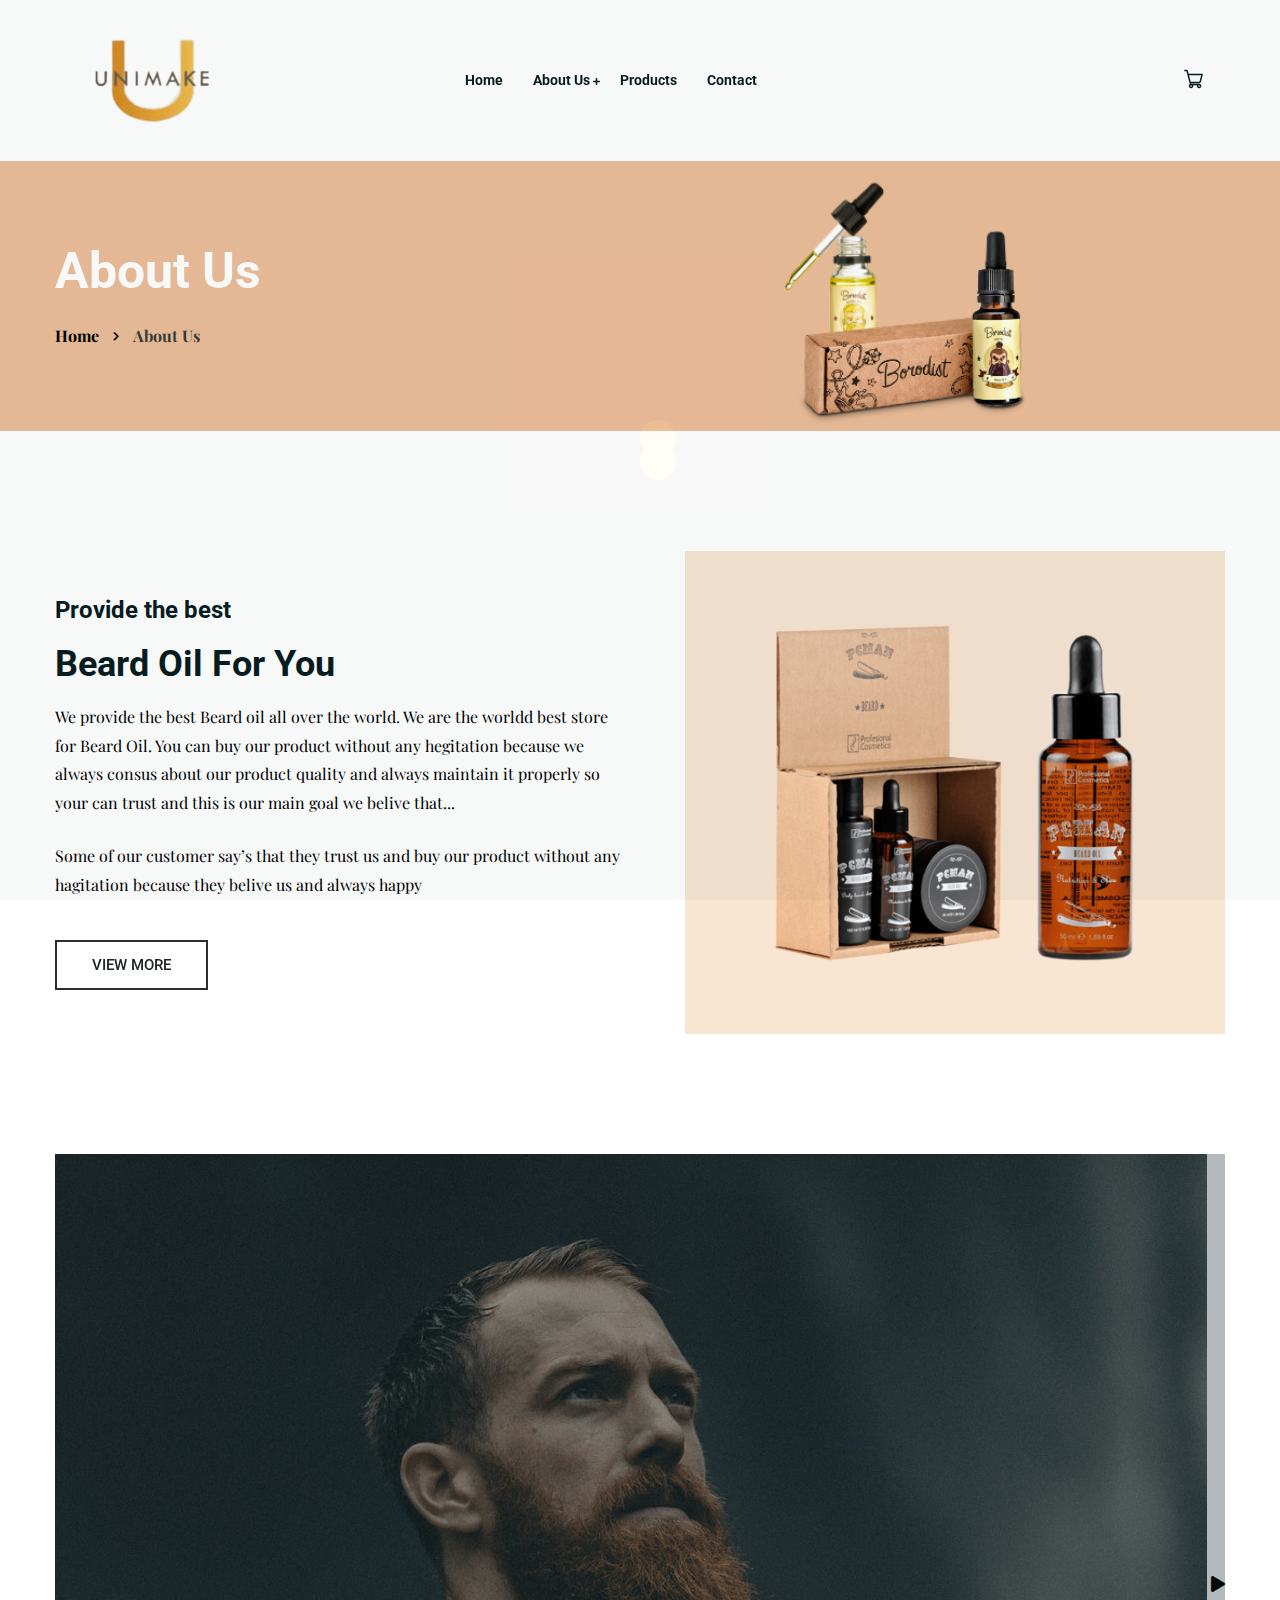
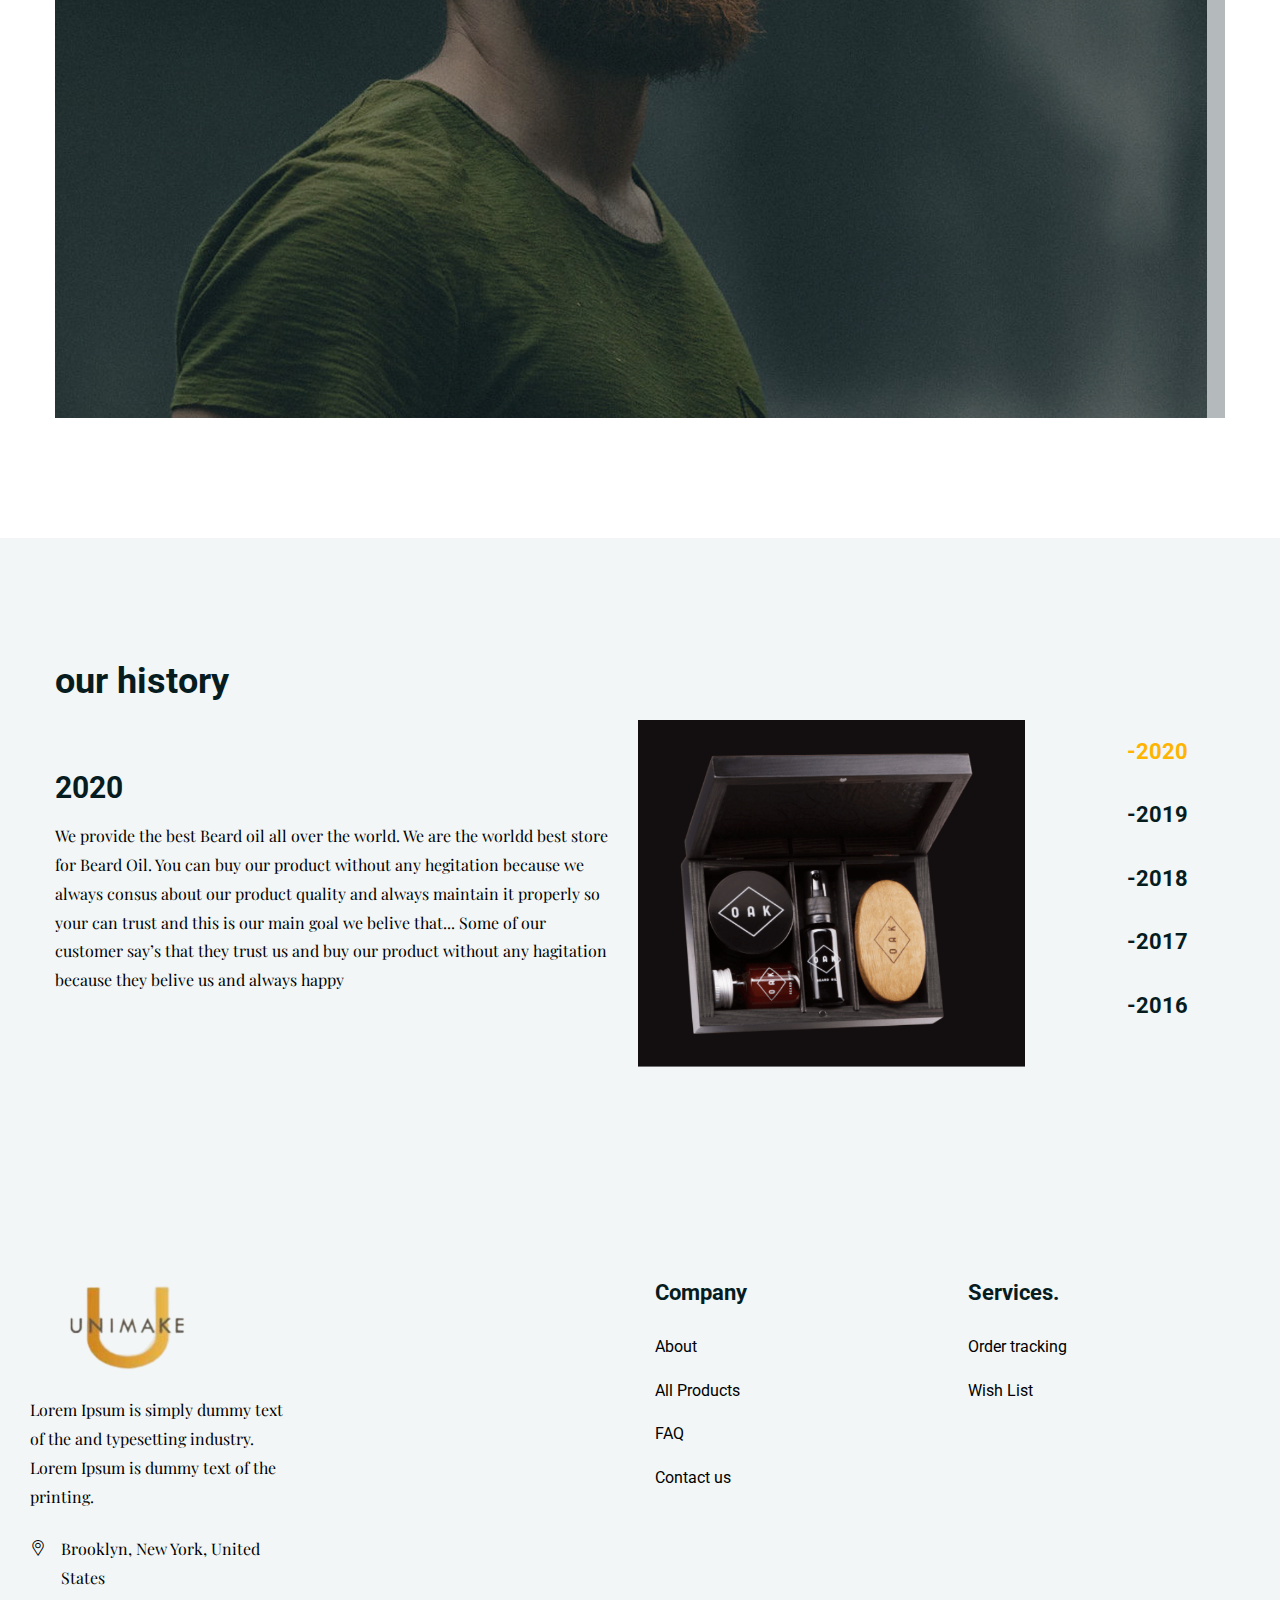
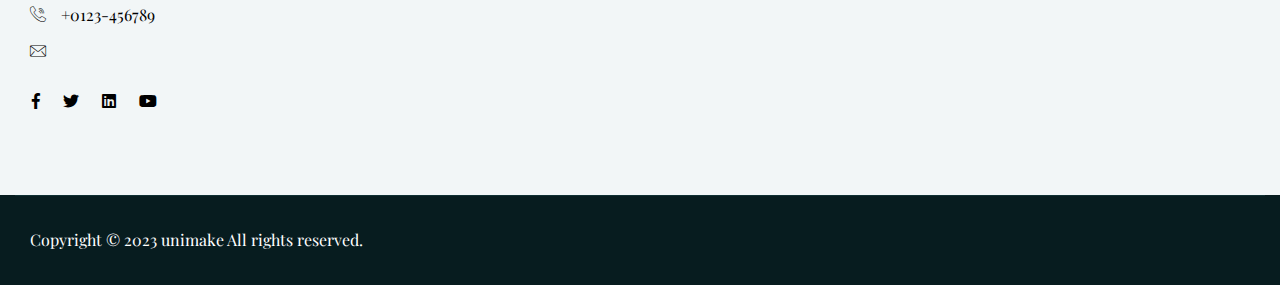
<file: about.html>
<!doctype html>
<html class="no-js" lang="zxx">
<head>
    <meta charset="utf-8">
    <meta http-equiv="x-ua-compatible" content="ie=edge">
    <title>Unimake</title>
    <meta name="robots" content="noindex, follow" />
    <meta name="description" content="">
    <meta name="viewport" content="width=device-width, initial-scale=1, shrink-to-fit=no">

    <link rel="icon" href="favicon.ico">
    
    <!-- Place favicon.png in the root directory -->
    <link rel="shortcut icon" href="img/favicon.png" type="image/x-icon" />
    <!-- Font Icons css -->
    <link rel="stylesheet" href="css/font-icons.css">
    <!-- plugins css -->
    <link rel="stylesheet" href="css/plugins.css">
    <!-- Main Stylesheet -->
    <link rel="stylesheet" href="css/style.css">
    <!-- Responsive css -->
    <link rel="stylesheet" href="css/responsive.css">
</head>

<body>
    <!-- Add your site or application content here -->

<!-- Body main wrapper start -->
<div class="body-wrapper">

    <!-- HEADER AREA START (header-4) -->
    <header class="ltn__header-area ltn__header-4 ltn__header-6 ltn__header-transparent--- gradient-color-2---">
        <!-- ltn__header-top-area start -->
        <!-- ltn__header-top-area end -->
        
        <!-- ltn__header-middle-area start -->
        <div class="ltn__header-middle-area ltn__header-sticky ltn__sticky-bg-white">
            <div class="container">
                <div class="row">
                    <div class="col">
                        <div class="site-logo">
                            <a href="index.html"><img src="img/logo.png" alt="Logo"></a>
                        </div>
                    </div>
                    <div class="col header-menu-column">
                        <div class="header-menu d-none d-xl-block">
                            <nav>
                                <div class="ltn__main-menu">
                                    <ul>
                                        <li><a href="index.html">Home</a>
                                        </li>
                                        <li class="menu-icon"><a href="#">About Us</a>
                                            <ul>
                                                <li><a href="about.html">About Us</a></li>
                                                <li><a href="faq.html">FAQ</a></li>
                                            </ul>
                                        </li>
                                        <li><a href="shop-grid.html">Products</a>
                                            
                                        </li>
                                        
                                        <li><a href="contact.html">Contact</a></li>
                                    </ul>
                                </div>
                            </nav>
                        </div>
                    </div>
                    <div class="col">
                        <div class="ltn__header-options">
        
                            
        
                            <div class="mini-cart-icon">
                               
                                <a href="https://thebase.com" target="_blank"><i class="icon-shopping-cart"></i></a>
                            </div>
        
                            <div class="mobile-menu-toggle d-xl-none">
                                <a href="#ltn__utilize-mobile-menu" class="ltn__utilize-toggle">
                                    <svg viewBox="0 0 800 600">
                                        <path
                                            d="M300,220 C300,220 520,220 540,220 C740,220 640,540 520,420 C440,340 300,200 300,200"
                                            id="top"></path>
                                        <path d="M300,320 L540,320" id="middle"></path>
                                        <path
                                            d="M300,210 C300,210 520,210 540,210 C740,210 640,530 520,410 C440,330 300,190 300,190"
                                            id="bottom" transform="translate(480, 320) scale(1, -1) translate(-480, -318) ">
                                        </path>
                                    </svg>
                                </a>
                            </div>
                        </div>
                    </div>
                </div>
            </div>
        </div>
        <!-- ltn__header-middle-area end -->
    </header>
    <!-- HEADER AREA END -->

    <!-- Utilize Cart Menu Start -->
    <!-- Utilize Cart Menu End -->

    <!-- Utilize Mobile Menu Start -->
    <div id="ltn__utilize-mobile-menu" class="ltn__utilize ltn__utilize-mobile-menu">
        <div class="ltn__utilize-menu-inner ltn__scrollbar">
            <div class="ltn__utilize-menu-head">
                <div class="site-logo">
                    <a href="index.html"><img src="img/logo.png" alt="Logo"></a>
                </div>
                <button class="ltn__utilize-close">×</button>
            </div>
          
            <div class="ltn__utilize-menu">
                <ul>
                    <li><a href="index.html">Home</a>
                       
                    </li>
                    <li><a href="about.html">About</a></li>
                    <li><a href="shop-grid.html">Products</a>
                        
                    <li><a href="contact.html">Contact</a></li>
                </ul>
            </div>
            <div class="ltn__utilize-buttons ltn__utilize-buttons-2">
                <ul>
                    
                    <li>
                        
                        <div class="mini-cart-icon">
                            
                            <a href="https://thebase.com" target="_blank"><i class="icon-shopping-cart"></i></a>
                        </div>
                    </li>
                </ul>
            </div>
            <div class="ltn__social-media-2">
                <ul>
                    <li><a href="#" title="Facebook"><i class="fab fa-facebook-f"></i></a></li>
                    <li><a href="#" title="Twitter"><i class="fab fa-twitter"></i></a></li>
                    <li><a href="#" title="Linkedin"><i class="fab fa-linkedin"></i></a></li>
                    <li><a href="#" title="Instagram"><i class="fab fa-instagram"></i></a></li>
    
                </ul>
            </div>
        </div>
    </div>
    <!-- Utilize Mobile Menu End -->

    <div class="ltn__utilize-overlay"></div>

    <!-- BREADCRUMB AREA START -->
    <div class="ltn__breadcrumb-area ltn__breadcrumb-area-4 bg-overlay-theme-10--- bg-image" data-bg="img/bg/4.png">
        <div class="container">
            <div class="row">
                <div class="col-lg-12">
                    <div class="ltn__breadcrumb-inner ltn__breadcrumb-inner-4 justify-content-between">
                        <div class="section-title-area">
                            <h1 class="section-title white-color">About Us</h1>
                        </div>
                        <div class="ltn__breadcrumb-list">
                            <ul>
                                <li><a href="index.html">Home</a></li>
                                <li>About Us</li>
                            </ul>
                        </div>
                    </div>
                </div>
            </div>
        </div>
    </div>
    <!-- BREADCRUMB AREA END -->

    <!-- ABOUT US AREA START -->
    <div class="ltn__about-us-area pt-120-- pb-120">
        <div class="container">
            <div class="row">
                <div class="col-lg-6 col-md-6 align-self-center">
                    <div class="about-us-info-wrap pt-30 pb-30">
                        <h3>Provide the best</h3>
                        <h1>Beard Oil For You</h1>
                        <p>We provide the best Beard oil all over the world. We are the worldd best store for Beard Oil. You can buy our product without any hegitation because we always consus about our product quality and always maintain it properly so your can trust and this is our main goal we belive that...</p>

                        <p>Some of our customer say’s that they trust us and buy our product without any hagitation because they belive us and always happy</p>
                        <div class="btn-wrapper">
                            <a href="shop.html" class="theme-btn-3 btn btn-effect-4 text-uppercase">View More</a>
                        </div>
                    </div>
                </div>
                <div class="col-lg-6 col-md-6 align-self-center">
                    <div class="about-us-img-wrap about-img-right">
                        <img src="img/banner/6.png" alt="Banner Image">
                    </div>
                </div>
            </div>
        </div>
    </div>
    <!-- ABOUT US AREA END -->

    <!-- VIDEO AREA START -->
    <div class="ltn__video-area">
        <div class="container">
            <div class="row">
                <div class="col-lg-12">
                    <div class="ltn__video-img">
                        <img src="img/bg/12.jpg" alt="video popup bg image">
                        <!-- <a class="ltn__video-icon-2 ltn__video-icon-2-border" href="https://www.51qianduan.com/embed/qu5PxhEUMfU?autoplay=1&showinfo=0"  data-rel="lightcase:myCollection"> -->
                            <i class="fa fa-play"></i>
                        </a>

                    </div>
                </div>
            </div>
        </div>
    </div>
    <!-- VIDEO AREA END --> 

    <!-- OUR HISTORY AREA START -->
    <div class="ltn__our-history-area section-bg-1 mt-120 pt-120 pb-120">
        <div class="container">
            <h1>our history</h1>
            <div class="ltn__our-history-inner ltn__our-history-inner-2">
                <div class="row">
                    <div class="col-lg-2 order-lg-2  align-self-center">
                        <div class="ltn__tab-menu text-uppercase">
                            <div class="nav">
                                <a class="active show" data-toggle="tab" href="#liton_tab_2_1"><span class="d-none d-lg-block">-</span> 2020</a>
                                <a data-toggle="tab" href="#liton_tab_2_2"><span class="d-none d-lg-block">-</span> 2019</a>
                                <a data-toggle="tab" href="#liton_tab_2_3"><span class="d-none d-lg-block">-</span> 2018</a>
                                <a data-toggle="tab" href="#liton_tab_2_4"><span class="d-none d-lg-block">-</span> 2017</a>
                                <a data-toggle="tab" href="#liton_tab_2_5"><span class="d-none d-lg-block">-</span> 2016</a>
                            </div>
                        </div>
                    </div>
                    <div class="col-lg-10">
                        <div class="tab-content">
                            <div class="tab-pane fade active show" id="liton_tab_2_1">
                                <div class="ltn__product-tab-content-inner">
                                    <div class="row">
                                        <div class="col-lg-7 col-md-7 align-self-center">
                                            <div class="about-us-info-wrap">
                                                <h2>2020</h2>
                                                <p>We provide the best Beard oil all over the world. We are the worldd best store for Beard Oil. You can buy our product without any hegitation because we always consus about our product quality and always maintain it properly so your can trust and this is our main goal we belive that... Some of our customer say’s that they trust us and buy our product without any hagitation because they belive us and always happy</p>
                                            </div>
                                        </div>
                                        <div class="col-lg-5 col-md-5 align-self-center">
                                            <div class="about-us-img-wrap">
                                                <img src="img/banner/7.png" alt="Image">
                                            </div>
                                        </div>
                                    </div>
                                </div>
                            </div>
                            <div class="tab-pane fade" id="liton_tab_2_2">
                                <div class="ltn__product-tab-content-inner">
                                    <div class="row">
                                        <div class="col-lg-7 col-md-7 align-self-center">
                                            <div class="about-us-info-wrap">
                                                <h2>2019</h2>
                                                <p>We provide the best Beard oil all over the world. We are the worldd best store for Beard Oil. You can buy our product without any hegitation because we always consus about our product quality and always maintain it properly so your can trust and this is our main goal we belive that... Some of our customer say’s that they trust us and buy our product without any hagitation because they belive us and always happy</p>
                                            </div>
                                        </div>
                                        <div class="col-lg-5 col-md-5 align-self-center">
                                            <div class="about-us-img-wrap">
                                                <img src="img/banner/6.png" alt="Image">
                                            </div>
                                        </div>
                                    </div>
                                </div>
                            </div>
                            <div class="tab-pane fade" id="liton_tab_2_3">
                                <div class="ltn__product-tab-content-inner">
                                    <div class="row">
                                        <div class="col-lg-7 col-md-7 align-self-center">
                                            <div class="about-us-info-wrap">
                                                <h2>2018</h2>
                                                <p>We provide the best Beard oil all over the world. We are the worldd best store for Beard Oil. You can buy our product without any hegitation because we always consus about our product quality and always maintain it properly so your can trust and this is our main goal we belive that... Some of our customer say’s that they trust us and buy our product without any hagitation because they belive us and always happy</p>
                                            </div>
                                        </div>
                                        <div class="col-lg-5 col-md-5 align-self-center">
                                            <div class="about-us-img-wrap">
                                                <img src="img/banner/5.png" alt="Image">
                                            </div>
                                        </div>
                                    </div>
                                </div>
                            </div>
                            <div class="tab-pane fade" id="liton_tab_2_4">
                                <div class="ltn__product-tab-content-inner">
                                    <div class="row">
                                        <div class="col-lg-7 col-md-7 align-self-center">
                                            <div class="about-us-info-wrap">
                                                <h2>2017</h2>
                                                <p>We provide the best Beard oil all over the world. We are the worldd best store for Beard Oil. You can buy our product without any hegitation because we always consus about our product quality and always maintain it properly so your can trust and this is our main goal we belive that... Some of our customer say’s that they trust us and buy our product without any hagitation because they belive us and always happy</p>
                                            </div>
                                        </div>
                                        <div class="col-lg-5 col-md-5 align-self-center">
                                            <div class="about-us-img-wrap">
                                                <img src="img/banner/7.png" alt="Image">
                                            </div>
                                        </div>
                                    </div>
                                </div>
                            </div>
                            <div class="tab-pane fade" id="liton_tab_2_5">
                                <div class="ltn__product-tab-content-inner">
                                    <div class="row">
                                        <div class="col-lg-7 col-md-7 align-self-center">
                                            <div class="about-us-info-wrap">
                                                <h2>2016</h2>
                                                <p>We provide the best Beard oil all over the world. We are the worldd best store for Beard Oil. You can buy our product without any hegitation because we always consus about our product quality and always maintain it properly so your can trust and this is our main goal we belive that... Some of our customer say’s that they trust us and buy our product without any hagitation because they belive us and always happy</p>
                                            </div>
                                        </div>
                                        <div class="col-lg-5 col-md-5 align-self-center">
                                            <div class="about-us-img-wrap">
                                                <img src="img/banner/6.png" alt="Image">
                                            </div>
                                        </div>
                                    </div>
                                </div>
                            </div>
                        </div>
                    </div>
                </div>
            </div>
        </div>
    </div>
    <!-- OUR HISTORY AREA END -->


    <!-- BRAND LOGO AREA START -->
    <!-- BRAND LOGO AREA END -->

    
    <!-- FEATURE AREA START ( Feature - 3) -->
    <!-- FEATURE AREA END -->

    <!-- FOOTER AREA START -->
    <footer class="ltn__footer-area  ">
        <div class="footer-top-area  section-bg-1 plr--5">
            <div class="container-fluid">
                <div class="row">
                    <div class="col-xl-3 col-md-6 col-sm-6 col-12">
                        <div class="footer-widget footer-about-widget">
                            <div class="footer-logo">
                                <div class="site-logo">
                                    <img src="img/logo.png" alt="Logo">
                                    <!-- <p> Unimake</p> -->
                                    <!-- <h4 class="footer-title">Unimake</h4> -->
                                </div>
                            </div>
                            <p>Lorem Ipsum is simply dummy text of the and typesetting industry. Lorem Ipsum is
                                dummy text of the printing.</p>
                            <div class="footer-address">
                                <ul>
                                    <li>
                                        <div class="footer-address-icon">
                                            <i class="icon-placeholder"></i>
                                        </div>
                                        <div class="footer-address-info">
                                            <p>Brooklyn, New York, United States</p>
                                        </div>
                                    </li>
                                    <li>
                                        <div class="footer-address-icon">
                                            <i class="icon-call"></i>
                                        </div>
                                        <div class="footer-address-info">
                                            <p><a href="tel:+0123-456789">+0123-456789</a></p>
                                        </div>
                                    </li>
                                    <li>
                                        <div class="footer-address-icon">
                                            <i class="icon-mail"></i>
                                        </div>
                                        <div class="footer-address-info">
                                        </div>
                                    </li>
                                </ul>
                            </div>
                            <div class="ltn__social-media mt-20">
                                <ul>
                                    <li><a href="#" title="Facebook"><i class="fab fa-facebook-f"></i></a></li>
                                    <li><a href="#" title="Twitter"><i class="fab fa-twitter"></i></a></li>
                                    <li><a href="#" title="Linkedin"><i class="fab fa-linkedin"></i></a></li>
                                    <li><a href="#" title="Youtube"><i class="fab fa-youtube"></i></a></li>
                                </ul>
                            </div>
                        </div>
                    </div>
                    <div class="col-xl-3 col-md-6 col-sm-12 col-12">
                    </div>
                    <div class="col-xl-3 col-md-6 col-sm-6 col-12">
                        <div class="footer-widget footer-menu-widget clearfix">
                            <h4 class="footer-title">Company</h4>
                            <div class="footer-menu">
                                <ul>
                                    <li><a href="about.html">About</a></li>
                                    <li><a href="shop-grid.html">All Products</a></li>
                                    <li><a href="faq.html">FAQ</a></li>
                                    <li><a href="contact.html">Contact us</a></li>
                                </ul>
                            </div>
                        </div>
                    </div>
                    <div class="col-xl-3 col-md-6 col-sm-6 col-12">
                        <div class="footer-widget footer-menu-widget clearfix">
                            <h4 class="footer-title">Services.</h4>
                            <div class="footer-menu">
                                <ul>
                                    <li><a href="coming-soon.html">Order tracking</a></li>
                                    <li><a href="404.html">Wish List</a></li>
                                </ul>
                            </div>
                        </div>
                    </div>
                </div>
            </div>
        </div>
        <div class="ltn__copyright-area ltn__copyright-2 section-bg-2 plr--5">
            <div class="container-fluid ltn__border-top-2">
                <div class="row">
                    <div class="col-md-6 col-12">
                        <div class="ltn__copyright-design clearfix">
                            <p>Copyright &copy; 2023 unimake All rights reserved.</p>
                        </div>
                    </div>
                    <!-- <div class="col-md-6 col-12 align-self-center">
                                <div class="ltn__copyright-menu text-right">
                                    <ul>
                                        <li><a href="#">Terms & Conditions</a></li>
                                        <li><a href="#">Claim</a></li>
                                        <li><a href="#">Privacy & Policy</a></li>
                                    </ul>
                                </div>
                            </div> -->
                </div>
            </div>
        </div>
    </footer>
    <!-- FOOTER AREA END -->

</div>
<!-- Body main wrapper end -->    

    <!-- preloader area start -->
    <div class="preloader" id="preloader">
        <div class="preloader-inner">
            <div class="spinner">
                <div class="dot1"></div>
                <div class="dot2"></div>
            </div>
        </div>
    </div>
    <!-- preloader area end -->

    <!-- All JS Plugins -->
    <script src="js/plugins.js"></script>
    <!-- Main JS -->
    <script src="js/main.js"></script>
  
</body>
</html>
</file>
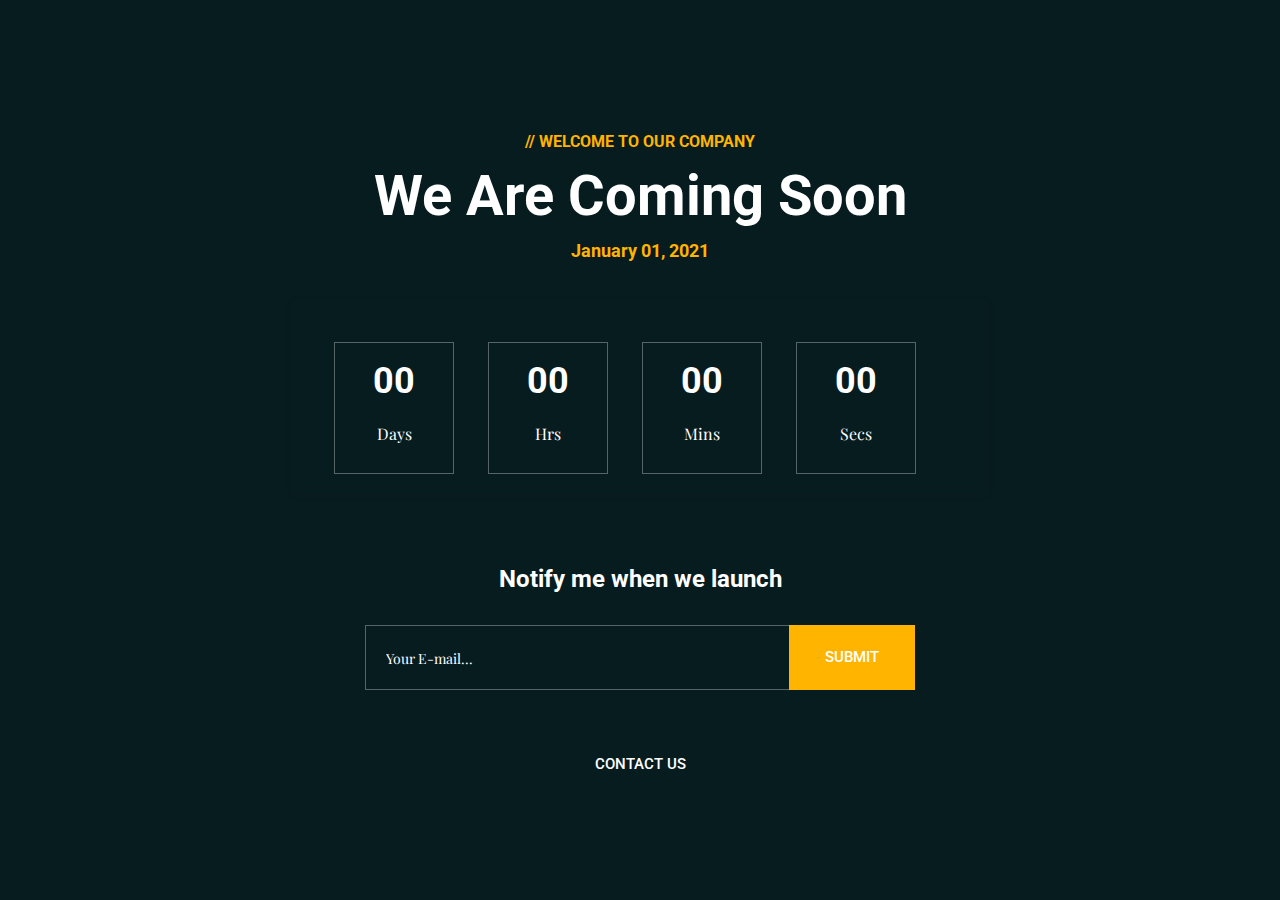
<file: coming-soon.html>
<!doctype html>
<html class="no-js" lang="zxx">
<head>
    <meta charset="utf-8">
    <meta http-equiv="x-ua-compatible" content="ie=edge">
    <title>Arowana</title>
    <meta name="robots" content="noindex, follow" />
    <meta name="description" content="">
    <meta name="viewport" content="width=device-width, initial-scale=1, shrink-to-fit=no">

    <link rel="icon" href="favicon.ico">
    
    <!-- Place favicon.png in the root directory -->
    <link rel="shortcut icon" href="img/favicon.png" type="image/x-icon" />
    <!-- Font Icons css -->
    <link rel="stylesheet" href="css/font-icons.css">
    <!-- plugins css -->
    <link rel="stylesheet" href="css/plugins.css">
    <!-- Main Stylesheet -->
    <link rel="stylesheet" href="css/style.css">
    <!-- Responsive css -->
    <link rel="stylesheet" href="css/responsive.css">
</head>

<body>
    <!--[if lte IE 9]>
        <p class="browserupgrade">You are using an <strong>outdated</strong> browser. Please <a href="https://www.51qianduan.com/" target="_blank">51前端</a> to improve your experience and security.</p>
    <![endif]-->

    <!-- Add your site or application content here -->

<!-- Body main wrapper start -->
<div class="body-wrapper">

    <!-- 404 area start -->
    <div class="ltn__coming-soon-area ltn__primary-bg text-color-white">
        <div class="container">
            <div class="row">
                <div class="col-lg-12">
                    <div class="coming-soon-inner">
                        <div class="section-title-area ltn__section-title-2">
                            <h6 class="section-subtitle ltn__secondary-color">//  Welcome to our company</h6>
                            <h1 class="section-title white-color">We Are Coming Soon</h1>
                            <h5 class="ltn__secondary-color">January 01, 2021</h5>
                        </div>
                        <div class="ltn__countdown mb-20" data-countdown="2021/01/01"></div>

                        <div class="ltn__newsletter-inner mt-50">
                            <h3>Notify me when we launch</h3>
                            <form action="#" class="ltn__form-box">
                                <input type="email" name="email" placeholder="Your E-mail...">
                                <button type="submit" class="btn theme-btn-1 btn-effect-1">SUBMIT</button>
                            </form>
                        </div>
                        <div class="btn-wrapper mt-50">
                            <a href="contact.html" class="btn theme-btn-2 btn-effect-2 text-uppercase">Contact Us</a>
                        </div>
                    </div>
                </div>
            </div>
        </div>
    </div>
    <!-- 404 area end -->

</div>
<!-- Body main wrapper end -->

    <!-- All JS Plugins -->
    <script src="js/plugins.js"></script>
    <!-- Main JS -->
    <script src="js/main.js"></script>
  
</body>
</html>
</file>
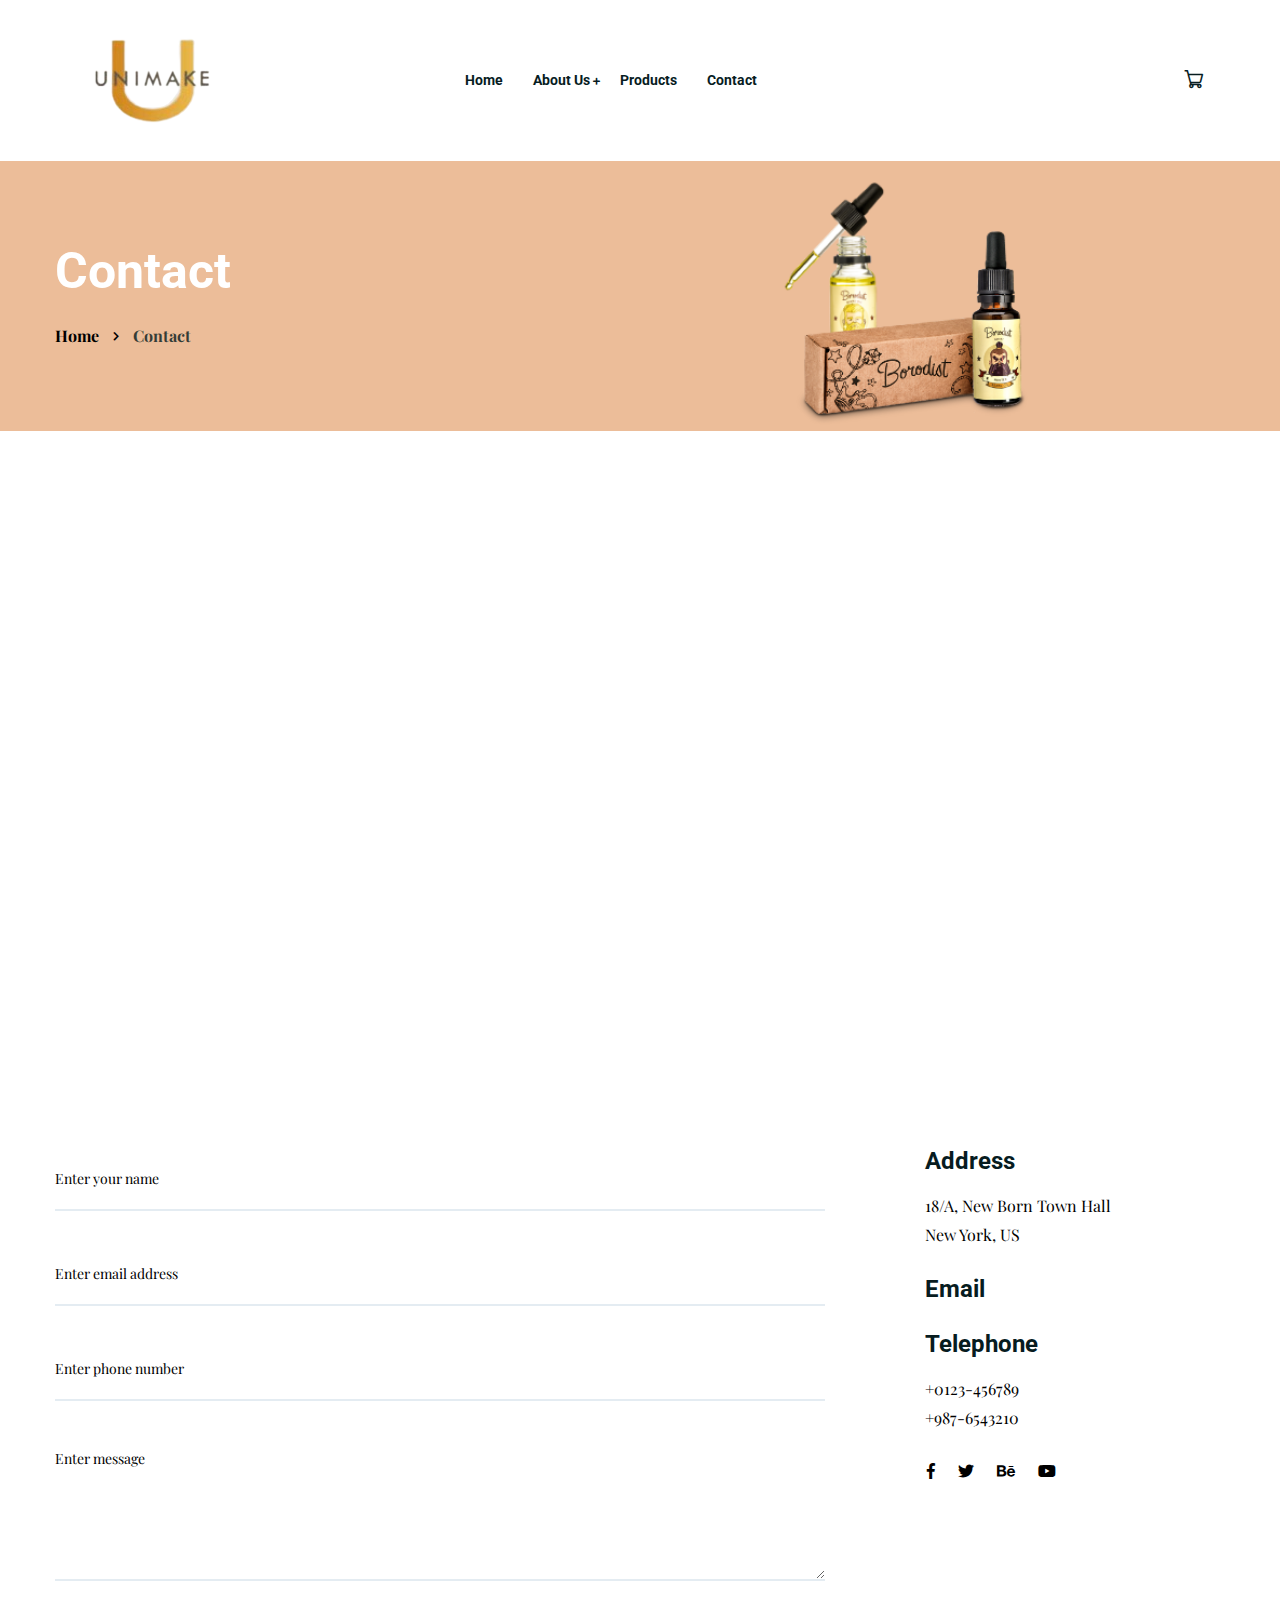
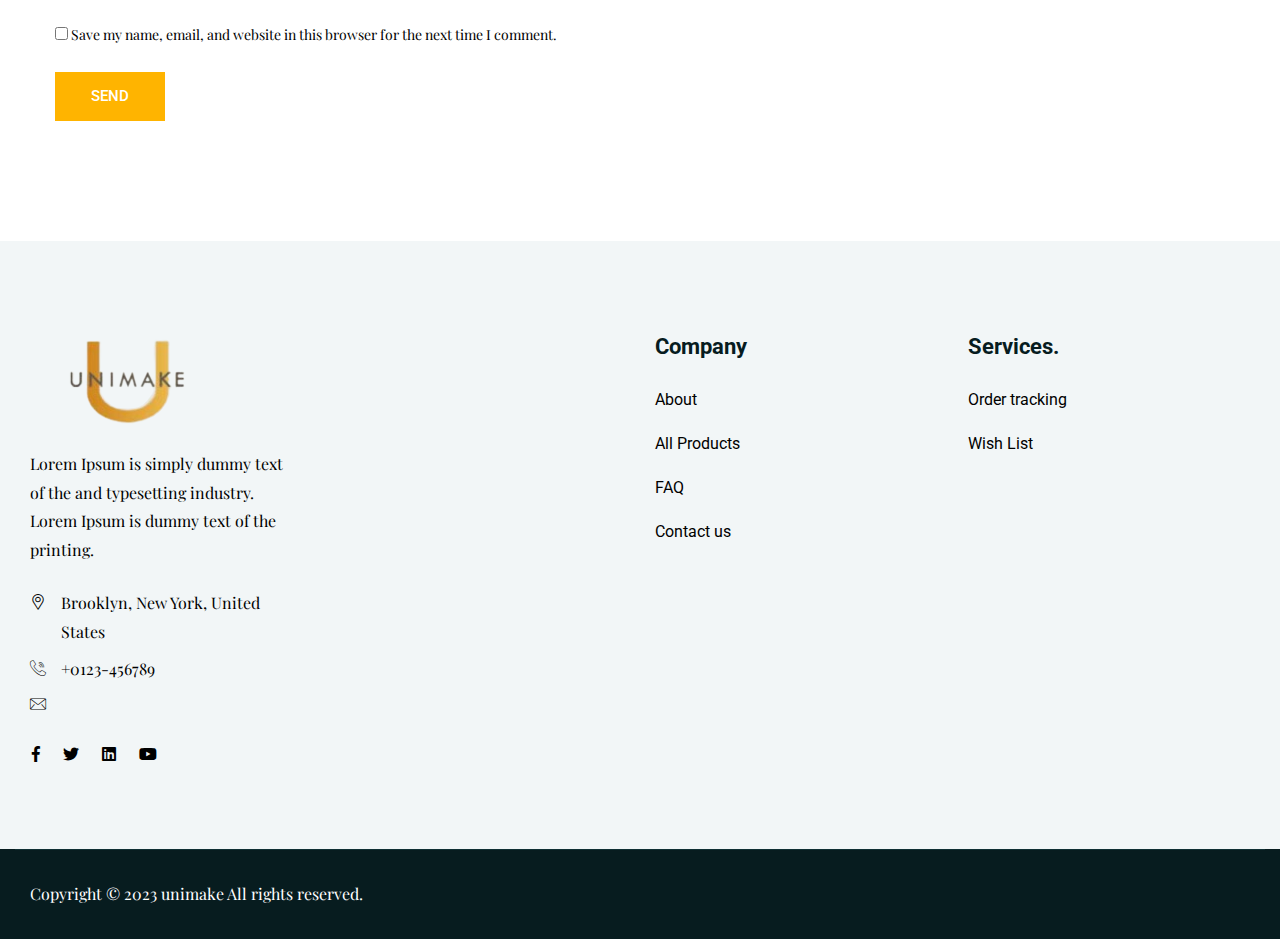
<file: contact.html>
<!doctype html>
<html class="no-js" lang="zxx">

<head>
    <meta charset="utf-8">
    <meta http-equiv="x-ua-compatible" content="ie=edge">
    <title>Unimake</title>
    <meta name="robots" content="noindex, follow" />
    <meta name="description" content="">
    <meta name="viewport" content="width=device-width, initial-scale=1, shrink-to-fit=no">

    <link rel="icon" href="favicon.ico">
    
    <!-- Place favicon.png in the root directory -->
    <link rel="shortcut icon" href="img/favicon.png" type="image/x-icon" />
    <!-- Font Icons css -->
    <link rel="stylesheet" href="css/font-icons.css">
    <!-- plugins css -->
    <link rel="stylesheet" href="css/plugins.css">
    <!-- Main Stylesheet -->
    <link rel="stylesheet" href="css/style.css">
    <!-- Responsive css -->
    <link rel="stylesheet" href="css/responsive.css">
</head>

<body>

    <!-- Add your site or application content here -->

    <!-- Body main wrapper start -->
    <div class="body-wrapper">

        <!-- HEADER AREA START (header-4) -->
        <header class="ltn__header-area ltn__header-4 ltn__header-6 ltn__header-transparent--- gradient-color-2---">
            <!-- ltn__header-top-area start -->
            <!-- <div class="ltn__header-top-area top-area-color-white d-none">
                <div class="container">
                    <div class="row">
                        <div class="col-md-7">
                            <div class="ltn__top-bar-menu">
                                <ul>
                                    <li><a href="mailto:info@51qianduan.com?Subject=Flower%20greetings%20to%20you"><i
                                                class="icon-mail"></i> info@51qianduan.com</a></li>
                                    <li><a href="locations.html"><i class="icon-placeholder"></i> 15/A, Nest Tower,
                                            NYC</a></li>
                                </ul>
                            </div>
                        </div>
                        <div class="col-md-5">
                            <div class="top-bar-right text-right">
                                <div class="ltn__top-bar-menu">
                                    <ul>
                                        <li>
                                            <div class="ltn__drop-menu ltn__currency-menu ltn__language-menu">
                                                <ul>
                                                    <li><a href="#" class="dropdown-toggle"><span
                                                                class="active-currency">English</span></a>
                                                        <ul>
                                                            <li><a href="#">Arabic</a></li>
                                                            <li><a href="#">Bengali</a></li>
                                                            <li><a href="#">Chinese</a></li>
                                                            <li><a href="#">English</a></li>
                                                            <li><a href="#">French</a></li>
                                                            <li><a href="#">Hindi</a></li>
                                                        </ul>
                                                    </li>
                                                </ul>
                                            </div>
                                        </li>
                                        <li>
                                            <div class="ltn__social-media">
                                                <ul>
                                                    <li><a href="#" title="Facebook"><i
                                                                class="fab fa-facebook-f"></i></a></li>
                                                    <li><a href="#" title="Twitter"><i class="fab fa-twitter"></i></a>
                                                    </li>

                                                    <li><a href="#" title="Instagram"><i
                                                                class="fab fa-instagram"></i></a></li>
                                                    <li><a href="#" title="Dribbble"><i class="fab fa-dribbble"></i></a>
                                                    </li>
                                                </ul>
                                            </div>
                                        </li>
                                    </ul>
                                </div>
                            </div>
                        </div>
                    </div>
                </div>
            </div> -->
            <!-- ltn__header-top-area end -->

            <!-- ltn__header-middle-area start -->
            <div class="ltn__header-middle-area ltn__header-sticky ltn__sticky-bg-white">
                <div class="container">
                    <div class="row">
                        <div class="col">
                            <div class="site-logo">
                                <a href="index.html"><img src="img/logo.png" alt="Logo"></a>
                            </div>
                        </div>
                        <div class="col header-menu-column">
                            <div class="header-menu d-none d-xl-block">
                                <nav>
                                    <div class="ltn__main-menu">
                                        <ul>
                                            <li><a href="index.html">Home</a>
                                            </li>
                                            <li class="menu-icon"><a href="#">About Us</a>
                                                <ul>
                                                    <li><a href="about.html">About Us</a></li>
                                                    <li><a href="faq.html">FAQ</a></li>
                                                </ul>
                                            </li>
                                            <li><a href="shop-grid.html">Products</a>
                                                <!-- <ul>
                                                                <li><a href="shop.html">Product</a></li>
                                                                <li><a href="shop-grid.html">Product Grid</a></li>
                                                                <li><a href="shop-left-sidebar.html">Product Left Sidebar</a></li>
                                                                <li><a href="shop-right-sidebar.html">Product Right Sidebar</a></li>
                                                                <li><a href="product-details.html">Product Details</a></li>
                                                                <li><a href="#">Other Pages <span class="float-right">>></span></a>
                                                                    <ul>
                                                                        <li><a href="cart.html">Cart</a></li>
                                                                        <li><a href="wishlist.html">Wishlist</a></li>
                                                                        <li><a href="checkout.html">Checkout</a></li>
                                                                        <li><a href="order-tracking.html">Order Tracking</a></li>
                                                                        <li><a href="account.html">My Account</a></li>
                                                                        <li><a href="login.html">Sign in</a></li>
                                                                        <li><a href="register.html">Register</a></li>
                                                                    </ul>
                                                                </li>
                                                            </ul> -->
                                            </li>
                                            <!-- <li class="menu-icon"><a href="#">Kits</a>
                                                            <ul class="mega-menu">
                                                                <li>
                                                                    <div class="menu-product-item">
                                                                        <div class="menu-product-img">
                                                                            <a href="product-details.html"><img
                                                                                    src="img/product/13.png" alt="#"></a>
                                                                        </div>
                                                                        <div class="product-info">
                                                                            <h2 class="product-title"><a
                                                                                    href="product-details.html">Trimmer Kits</a>
                                                                            </h2>
                                                                            <div class="product-price">
                                                                                <span>$125.00</span>
                                                                                <del>$142.00</del>
                                                                            </div>
                                                                        </div>
                                                                    </div>
                                                                </li>
                                                                <li>
                                                                    <div class="menu-product-item">
                                                                        <div class="menu-product-img">
                                                                            <a href="product-details.html"><img
                                                                                    src="img/product/9.png" alt="#"></a>
                                                                        </div>
                                                                        <div class="product-info">
                                                                            <h2 class="product-title"><a
                                                                                    href="product-details.html">Beard Growth
                                                                                    Vitamins</a></h2>
                                                                            <div class="product-price">
                                                                                <span>$135.00</span>
                                                                                <del>$145.00</del>
                                                                            </div>
                                                                        </div>
                                                                    </div>
                                                                </li>
                                                                <li>
                                                                    <div class="menu-product-item">
                                                                        <div class="menu-product-img">
                                                                            <a href="product-details.html"><img
                                                                                    src="img/product/15.png" alt="#"></a>
                                                                        </div>
                                                                        <div class="product-info">
                                                                            <h2 class="product-title"><a
                                                                                    href="product-details.html">Beard Scissors</a>
                                                                            </h2>
                                                                            <div class="product-price">
                                                                                <span>$15.00</span>
                                                                                <del>$18.00</del>
                                                                            </div>
                                                                        </div>
                                                                    </div>
                                                                </li>
                                                                <li>
                                                                    <div class="menu-product-item">
                                                                        <div class="menu-product-img">
                                                                            <a href="product-details.html"><img
                                                                                    src="img/product/6.png" alt="#"></a>
                                                                        </div>
                                                                        <div class="product-info">
                                                                            <h2 class="product-title"><a
                                                                                    href="product-details.html">Beard Care Oil</a>
                                                                            </h2>
                                                                            <div class="product-price">
                                                                                <span>$149.00</span>
                                                                                <del>$162.00</del>
                                                                            </div>
                                                                        </div>
                                                                    </div>
                                                                </li>
                                                            </ul>
                                                        </li>
                                                        <li class="menu-icon"><a href="#">News</a>
                                                            <ul>
                                                                <li><a href="blog.html">News</a></li>
                                                                <li><a href="blog-grid.html">News Grid</a></li>
                                                                <li><a href="blog-left-sidebar.html">News Left sidebar</a></li>
                                                                <li><a href="blog-right-sidebar.html">News Right sidebar</a></li>
                                                                <li><a href="blog-details.html">News details</a></li>
                                                            </ul>
                                                        </li> -->
                                            <li><a href="contact.html">Contact</a></li>
                                        </ul>
                                    </div>
                                </nav>
                            </div>
                        </div>
                        <div class="col">
                            <div class="ltn__header-options">
            
                                <!-- <div class="ltn__drop-menu ltn__currency-menu">
                                                <ul>
                                                    <li><a href="#" class="dropdown-toggle"><span
                                                                class="active-currency">USD</span></a>
                                                        <ul>
                                                            <li><a href="login.html">USD - US Dollar</a></li>
                                                            <li><a href="wishlist.html">CAD - Canada Dollar</a></li>
                                                            <li><a href="register.html">EUR - Euro</a></li>
                                                            <li><a href="account.html">GBP - British Pound</a></li>
                                                            <li><a href="wishlist.html">INR - Indian Rupee</a></li>
                                                            <li><a href="wishlist.html">BDT - Bangladesh Taka</a></li>
                                                            <li><a href="wishlist.html">JPY - Japan Yen</a></li>
                                                            <li><a href="wishlist.html">AUD - Australian Dollar</a></li>
                                                        </ul>
                                                    </li>
                                                </ul>
                                            </div>
                                        
                                            <div class="header-search-wrap">
                                                <div class="header-search-1">
                                                    <div class="search-icon">
                                                        <i class="icon-search for-search-show"></i>
                                                        <i class="icon-cancel  for-search-close"></i>
                                                    </div>
                                                </div>
                                                <div class="header-search-1-form">
                                                    <form id="#" method="get" action="#">
                                                        <input type="text" name="search" value="" placeholder="Search here..." />
                                                        <button type="submit">
                                                            <span><i class="icon-search"></i></span>
                                                        </button>
                                                    </form>
                                                </div>
                                            </div>
                                          
                                            <div class="ltn__drop-menu user-menu">
                                                <ul>
                                                    <li>
                                                        <a href="#"><i class="icon-user"></i></a>
                                                        <ul>
                                                            <li><a href="login.html">Sign in</a></li>
                                                            <li><a href="register.html">Register</a></li>
                                                            <li><a href="account.html">My Account</a></li>
                                                            <li><a href="wishlist.html">Wishlist</a></li>
                                                        </ul>
                                                    </li>
                                                </ul>
                                            </div> -->
            
                                <div class="mini-cart-icon">
                                    <!-- <a href="#ltn__utilize-cart-menu" class="ltn__utilize-toggle">
                                                    <i class="icon-shopping-cart"></i>
                                                    <sup></sup>
                                                </a> -->
                                    <a href="https://thebase.com" target="_blank"><i class="icon-shopping-cart"></i></a>
                                </div>
            
                                <div class="mobile-menu-toggle d-xl-none">
                                    <a href="#ltn__utilize-mobile-menu" class="ltn__utilize-toggle">
                                        <svg viewBox="0 0 800 600">
                                            <path
                                                d="M300,220 C300,220 520,220 540,220 C740,220 640,540 520,420 C440,340 300,200 300,200"
                                                id="top"></path>
                                            <path d="M300,320 L540,320" id="middle"></path>
                                            <path
                                                d="M300,210 C300,210 520,210 540,210 C740,210 640,530 520,410 C440,330 300,190 300,190"
                                                id="bottom" transform="translate(480, 320) scale(1, -1) translate(-480, -318) ">
                                            </path>
                                        </svg>
                                    </a>
                                </div>
                            </div>
                        </div>
                    </div>
                </div>
            </div>
            <!-- ltn__header-middle-area end -->
        </header>
        <!-- HEADER AREA END -->

        <!-- Utilize Cart Menu Start -->
        <!-- <div id="ltn__utilize-cart-menu" class="ltn__utilize ltn__utilize-cart-menu">
            <div class="ltn__utilize-menu-inner ltn__scrollbar">
                <div class="ltn__utilize-menu-head">
                    <span class="ltn__utilize-menu-title">Cart</span>
                    <button class="ltn__utilize-close">×</button>
                </div>
                <div class="mini-cart-product-area ltn__scrollbar">
                    <div class="mini-cart-item clearfix">
                        <div class="mini-cart-img">
                            <a href="#"><img src="img/product/1.png" alt="Image"></a>
                            <span class="mini-cart-item-delete"><i class="icon-cancel"></i></span>
                        </div>
                        <div class="mini-cart-info">
                            <h6><a href="#">Beard Care Oil</a></h6>
                            <span class="mini-cart-quantity">1 x $65.00</span>
                        </div>
                    </div>
                    <div class="mini-cart-item clearfix">
                        <div class="mini-cart-img">
                            <a href="#"><img src="img/product/15.png" alt="Image"></a>
                            <span class="mini-cart-item-delete"><i class="icon-cancel"></i></span>
                        </div>
                        <div class="mini-cart-info">
                            <h6><a href="#">Beard Scissors</a></h6>
                            <span class="mini-cart-quantity">1 x $15.00</span>
                        </div>
                    </div>
                    <div class="mini-cart-item clearfix">
                        <div class="mini-cart-img">
                            <a href="#"><img src="img/product/9.png" alt="Image"></a>
                            <span class="mini-cart-item-delete"><i class="icon-cancel"></i></span>
                        </div>
                        <div class="mini-cart-info">
                            <h6><a href="#">Beard Shampoo</a></h6>
                            <span class="mini-cart-quantity">1 x $92.00</span>
                        </div>
                    </div>
                    <div class="mini-cart-item clearfix">
                        <div class="mini-cart-img">
                            <a href="#"><img src="img/product/4.png" alt="Image"></a>
                            <span class="mini-cart-item-delete"><i class="icon-cancel"></i></span>
                        </div>
                        <div class="mini-cart-info">
                            <h6><a href="#">Beard Growth Oil</a></h6>
                            <span class="mini-cart-quantity">1 x $68.00</span>
                        </div>
                    </div>
                </div>
                <div class="mini-cart-footer">
                    <div class="mini-cart-sub-total">
                        <h5>Subtotal: <span>$310.00</span></h5>
                    </div>
                    <div class="btn-wrapper">
                        <a href="cart.html" class="theme-btn-1 btn btn-effect-1">View Cart</a>
                        <a href="cart.html" class="theme-btn-2 btn btn-effect-2">Checkout</a>
                    </div>
                    <p>Free Shipping on All Orders Over $100!</p>
                </div>

            </div>
        </div> -->
        <!-- Utilize Cart Menu End -->

        <!-- Utilize Mobile Menu Start -->
        <div id="ltn__utilize-mobile-menu" class="ltn__utilize ltn__utilize-mobile-menu">
            <div class="ltn__utilize-menu-inner ltn__scrollbar">
                <div class="ltn__utilize-menu-head">
                    <div class="site-logo">
                        <a href="index.html"><img src="img/logo.png" alt="Logo"></a>
                    </div>
                    <button class="ltn__utilize-close">×</button>
                </div>
                <!-- <div class="ltn__utilize-menu-search-form">
                            <form action="#">
                                <input type="text" placeholder="Search...">
                                <button><i class="fas fa-search"></i></button>
                            </form>
                        </div> -->
                <div class="ltn__utilize-menu">
                    <ul>
                        <li><a href="index.html">Home</a>
                            <!-- <ul class="sub-menu">
                                        <li><a href="index.html">Home Style - 01</a></li>
                                        <li><a href="index-2.html">Home Style - 02</a></li>
                                    </ul> -->
                        </li>
                        <li><a href="about.html">About</a></li>
                        <li><a href="shop-grid.html">Products</a>
                            <!-- <li><a href="shop-grid.html">Product</a>
                                    <ul class="sub-menu">
                                        <li><a href="shop.html">Product</a></li>
                                        <li><a href="shop-grid.html">Product Grid</a></li>
                                        <li><a href="shop-left-sidebar.html">Product Left Sidebar</a></li>
                                        <li><a href="shop-right-sidebar.html">Product Right Sidebar</a></li>
                                        <li><a href="product-details.html">Product Details</a></li>
                                        <li><a href="cart.html">Cart</a></li>
                                        <li><a href="wishlist.html">Wishlist</a></li>
                                        <li><a href="checkout.html">Checkout</a></li>
                                        <li><a href="order-tracking.html">Order Tracking</a></li>
                                        <li><a href="account.html">My Account</a></li>
                                        <li><a href="login.html">Sign in</a></li>
                                        <li><a href="register.html">Register</a></li>
                                    </ul>
                                </li> -->
                            <!-- <li><a href="#">News</a>
                                    <ul class="sub-menu">
                                        <li><a href="blog.html">News</a></li>
                                        <li><a href="blog-left-sidebar.html">News Left sidebar</a></li>
                                        <li><a href="blog-right-sidebar.html">News Right sidebar</a></li>
                                        <li><a href="blog-grid.html">News Grid</a></li>
                                        <li><a href="blog-details.html">News details</a></li>
                                    </ul>
                                </li>
                                <li><a href="#">Pages</a>
                                    <ul class="sub-menu">
                                        <li><a href="faq.html">FAQ</a></li>
                                        <li><a href="404.html">404</a></li>
                                        <li><a href="contact.html">Contact</a></li>
                                        <li><a href="coming-soon.html">Coming Soon</a></li>
                                        <li><a href="shop.html">Shop</a></li>
                                        <li><a href="shop-left-sidebar.html">Shop Left sidebar</a></li>
                                        <li><a href="shop-right-sidebar.html">Shop right sidebar</a></li>
                                        <li><a href="shop-grid.html">Shop Grid</a></li>
                                        <li><a href="product-details.html">Shop details </a></li>
                                        <li><a href="cart.html">Cart</a></li>
                                        <li><a href="wishlist.html">Wishlist</a></li>
                                        <li><a href="checkout.html">Checkout</a></li>
                                        <li><a href="order-tracking.html">Order Tracking</a></li>
                                        <li><a href="account.html">My Account</a></li>
                                        <li><a href="login.html">Sign in</a></li>
                                        <li><a href="register.html">Register</a></li>
                                    </ul>
                                </li> -->
                        <li><a href="contact.html">Contact</a></li>
                    </ul>
                </div>
                <div class="ltn__utilize-buttons ltn__utilize-buttons-2">
                    <ul>
                        <!-- <li>
                                    <a href="login.html" title="Login">
                                        <span class="utilize-btn-icon">
                                            <i class="far fa-user"></i>
                                        </span>
                                        Login / Register
                                    </a>
                                </li>
                                <li>
                                    <a href="wishlist.html" title="Wishlist">
                                        <span class="utilize-btn-icon">
                                            <i class="far fa-heart"></i>
                                            <sup>3</sup>
                                        </span>
                                        Wishlist
                                    </a>
                                </li> -->
                        <li>
                            <!-- <a href="cart.html" title="Shoping Cart">
                                        <span class="utilize-btn-icon">
                                            <i class="fas fa-shopping-cart"></i>
                                            <sup>5</sup>
                                        </span>
                                        Shoping Cart
                                    </a> -->
                            <div class="mini-cart-icon">
                                <!-- <a href="#ltn__utilize-cart-menu" class="ltn__utilize-toggle">
                                                                            <i class="icon-shopping-cart"></i>
                                                                            <sup></sup>
                                                                        </a> -->
                                <a href="https://thebase.com" target="_blank"><i class="icon-shopping-cart"></i></a>
                            </div>
                        </li>
                    </ul>
                </div>
                <div class="ltn__social-media-2">
                    <ul>
                        <li><a href="#" title="Facebook"><i class="fab fa-facebook-f"></i></a></li>
                        <li><a href="#" title="Twitter"><i class="fab fa-twitter"></i></a></li>
                        <li><a href="#" title="Linkedin"><i class="fab fa-linkedin"></i></a></li>
                        <li><a href="#" title="Instagram"><i class="fab fa-instagram"></i></a></li>
        
                    </ul>
                </div>
            </div>
        </div>
        <!-- Utilize Mobile Menu End -->

        <div class="ltn__utilize-overlay"></div>

        <!-- BREADCRUMB AREA START -->
        <div class="ltn__breadcrumb-area ltn__breadcrumb-area-4 bg-overlay-theme-10--- bg-image mb-0"
            data-bg="img/bg/4.png">
            <div class="container">
                <div class="row">
                    <div class="col-lg-12">
                        <div class="ltn__breadcrumb-inner ltn__breadcrumb-inner-4 justify-content-between">
                            <div class="section-title-area">
                                <h1 class="section-title white-color">Contact</h1>
                            </div>
                            <div class="ltn__breadcrumb-list">
                                <ul>
                                    <li><a href="index.html">Home</a></li>
                                    <li>Contact</li>
                                </ul>
                            </div>
                        </div>
                    </div>
                </div>
            </div>
        </div>
        <!-- BREADCRUMB AREA END -->

        <!-- GOOGLE MAP AREA START -->
        <div class="google-map">

            <!-- <iframe
                src="https://www.google.com/maps/embed?pb=!1m18!1m12!1m3!1d9334.271551495209!2d-73.97198251485975!3d40.668170674982946!2m3!1f0!2f0!3f0!3m2!1i1024!2i768!4f13.1!3m3!1m2!1s0x89c25b0456b5a2e7%3A0x68bdf865dda0b669!2sBrooklyn%20Botanic%20Garden%20Shop!5e0!3m2!1sen!2sbd!4v1590597267201!5m2!1sen!2sbd"
                width="100%" height="100%" frameborder="0" allowfullscreen="" aria-hidden="false" tabindex="0"></iframe> -->
                <iframe
                    src="https://www.google.com/maps/embed?pb=!1m14!1m8!1m3!1d3280.258607122969!2d135.1950811!3d34.6986567!3m2!1i1024!2i768!4f13.1!3m3!1m2!1s0x60008eef39e6a105%3A0xf627d6adf08df291!2z44CSNjUxLTAwOTQg5YW15bqr55yM56We5oi45biC5Lit5aSu5Yy655C044OO57eS55S677yR5LiB55uu77yR77yQ4oiS77yR77yR!5e0!3m2!1sja!2sjp!4v1709193091968!5m2!1sja!2sjp"
                    width="100%" height="100%" style="border:0;" allowfullscreen="" loading="lazy"
                    referrerpolicy="no-referrer-when-downgrade"></iframe>

        </div>
        <!-- GOOGLE MAP AREA END -->

        <!-- CONTACT MESSAGE AREA START -->
        <div class="ltn__contact-message-area pt-115 pb-70">
            <div class="container">
                <div class="row">
                    <div class="col-lg-8 col-md-7">
                        <div class="ltn__form-box contact-form-box-2 mb-50 box-shadow--- white-bg--">
                            <form id="contact-form" action="mail.php" method="post">
                                <input type="text" name="name" placeholder="Enter your name">
                                <input type="email" name="email" placeholder="Enter email address">
                                <input type="text" name="phone" placeholder="Enter phone number">
                                <textarea name="message" placeholder="Enter message"></textarea>
                                <p><label class="input-info-save mb-0"><input type="checkbox" name="agree"> Save my
                                        name, email, and website in this browser for the next time I comment.</label>
                                </p>
                                <div class="btn-wrapper mt-0">
                                    <button class="btn theme-btn-1 btn-effect-1 text-uppercase"
                                        type="submit">Send</button>
                                </div>
                                <p class="form-messege mb-0 mt-20"></p>
                            </form>
                        </div>
                    </div>
                    <div class="col-lg-4 col-md-5">
                        <div class="ltn__contact-address-area pl-70">
                            <div class="ltn__contact-address-item-4">
                                <h3>Address</h3>
                                <p>18/A, New Born Town Hall <br> New York, US</p>
                            </div>
                            <div class="ltn__contact-address-item-4">
                                <h3>Email</h3>
                                <p></p>
                                <!-- <p>info@51qianduan.com</p> -->
                            </div>
                            <div class="ltn__contact-address-item-4">
                                <h3>Telephone</h3>
                                <p>+0123-456789 <br> +987-6543210</p>
                            </div>
                            <div class="ltn__social-media mt-15">
                                <ul>
                                    <li><a href="#" title="Facebook"><i class="fab fa-facebook-f"></i></a></li>
                                    <li><a href="#" title="Twitter"><i class="fab fa-twitter"></i></a></li>
                                    <li><a href="#" title="Behance"><i class="fab fa-behance"></i></a></li>
                                    <li><a href="#" title="Youtube"><i class="fab fa-youtube"></i></a></li>
                                </ul>
                            </div>
                        </div>
                    </div>
                </div>
            </div>
        </div>
        <!-- CONTACT MESSAGE AREA END -->

        <!-- FEATURE AREA START ( Feature - 3) -->
        <!-- FEATURE AREA END -->

        <!-- FOOTER AREA START -->
        <footer class="ltn__footer-area  ">
            <div class="footer-top-area  section-bg-1 plr--5">
                <div class="container-fluid">
                    <div class="row">
                        <div class="col-xl-3 col-md-6 col-sm-6 col-12">
                            <div class="footer-widget footer-about-widget">
                                <div class="footer-logo">
                                    <div class="site-logo">
                                        <img src="img/logo.png" alt="Logo">
                                        <!-- <p> Unimake</p> -->
                                        <!-- <h4 class="footer-title">Unimake</h4> -->
                                    </div>
                                </div>
                                <p>Lorem Ipsum is simply dummy text of the and typesetting industry. Lorem Ipsum is
                                    dummy text of the printing.</p>
                                <div class="footer-address">
                                    <ul>
                                        <li>
                                            <div class="footer-address-icon">
                                                <i class="icon-placeholder"></i>
                                            </div>
                                            <div class="footer-address-info">
                                                <p>Brooklyn, New York, United States</p>
                                            </div>
                                        </li>
                                        <li>
                                            <div class="footer-address-icon">
                                                <i class="icon-call"></i>
                                            </div>
                                            <div class="footer-address-info">
                                                <p><a href="tel:+0123-456789">+0123-456789</a></p>
                                            </div>
                                        </li>
                                        <li>
                                            <div class="footer-address-icon">
                                                <i class="icon-mail"></i>
                                            </div>
                                            <div class="footer-address-info">
                                            </div>
                                        </li>
                                    </ul>
                                </div>
                                <div class="ltn__social-media mt-20">
                                    <ul>
                                        <li><a href="#" title="Facebook"><i class="fab fa-facebook-f"></i></a></li>
                                        <li><a href="#" title="Twitter"><i class="fab fa-twitter"></i></a></li>
                                        <li><a href="#" title="Linkedin"><i class="fab fa-linkedin"></i></a></li>
                                        <li><a href="#" title="Youtube"><i class="fab fa-youtube"></i></a></li>
                                    </ul>
                                </div>
                            </div>
                        </div>
                        <div class="col-xl-3 col-md-6 col-sm-12 col-12">
                        </div>
                        <div class="col-xl-3 col-md-6 col-sm-6 col-12">
                            <div class="footer-widget footer-menu-widget clearfix">
                                <h4 class="footer-title">Company</h4>
                                <div class="footer-menu">
                                    <ul>
                                        <li><a href="about.html">About</a></li>
                                        <li><a href="shop-grid.html">All Products</a></li>
                                        <li><a href="faq.html">FAQ</a></li>
                                        <li><a href="contact.html">Contact us</a></li>
                                    </ul>
                                </div>
                            </div>
                        </div>
                        <div class="col-xl-3 col-md-6 col-sm-6 col-12">
                            <div class="footer-widget footer-menu-widget clearfix">
                                <h4 class="footer-title">Services.</h4>
                                <div class="footer-menu">
                                    <ul>
                                        <li><a href="coming-soon.html">Order tracking</a></li>
                                        <li><a href="404.html">Wish List</a></li>
                                    </ul>
                                </div>
                            </div>
                        </div>
                    </div>
                </div>
            </div>
            <div class="ltn__copyright-area ltn__copyright-2 section-bg-2 plr--5">
                <div class="container-fluid ltn__border-top-2">
                    <div class="row">
                        <div class="col-md-6 col-12">
                            <div class="ltn__copyright-design clearfix">
                                <p>Copyright &copy; 2023 unimake All rights reserved.</p>
                            </div>
                        </div>
                        <!-- <div class="col-md-6 col-12 align-self-center">
                                    <div class="ltn__copyright-menu text-right">
                                        <ul>
                                            <li><a href="#">Terms & Conditions</a></li>
                                            <li><a href="#">Claim</a></li>
                                            <li><a href="#">Privacy & Policy</a></li>
                                        </ul>
                                    </div>
                                </div> -->
                    </div>
                </div>
            </div>
        </footer>
        <!-- FOOTER AREA END -->

    </div>
    <!-- Body main wrapper end -->

    <!-- All JS Plugins -->
    <script src="js/plugins.js"></script>
    <!-- Contact Form -->
    <script src="js/contact.js"></script>
    <!-- Main JS -->
    <script src="js/main.js"></script>

</body>

</html>
</file>
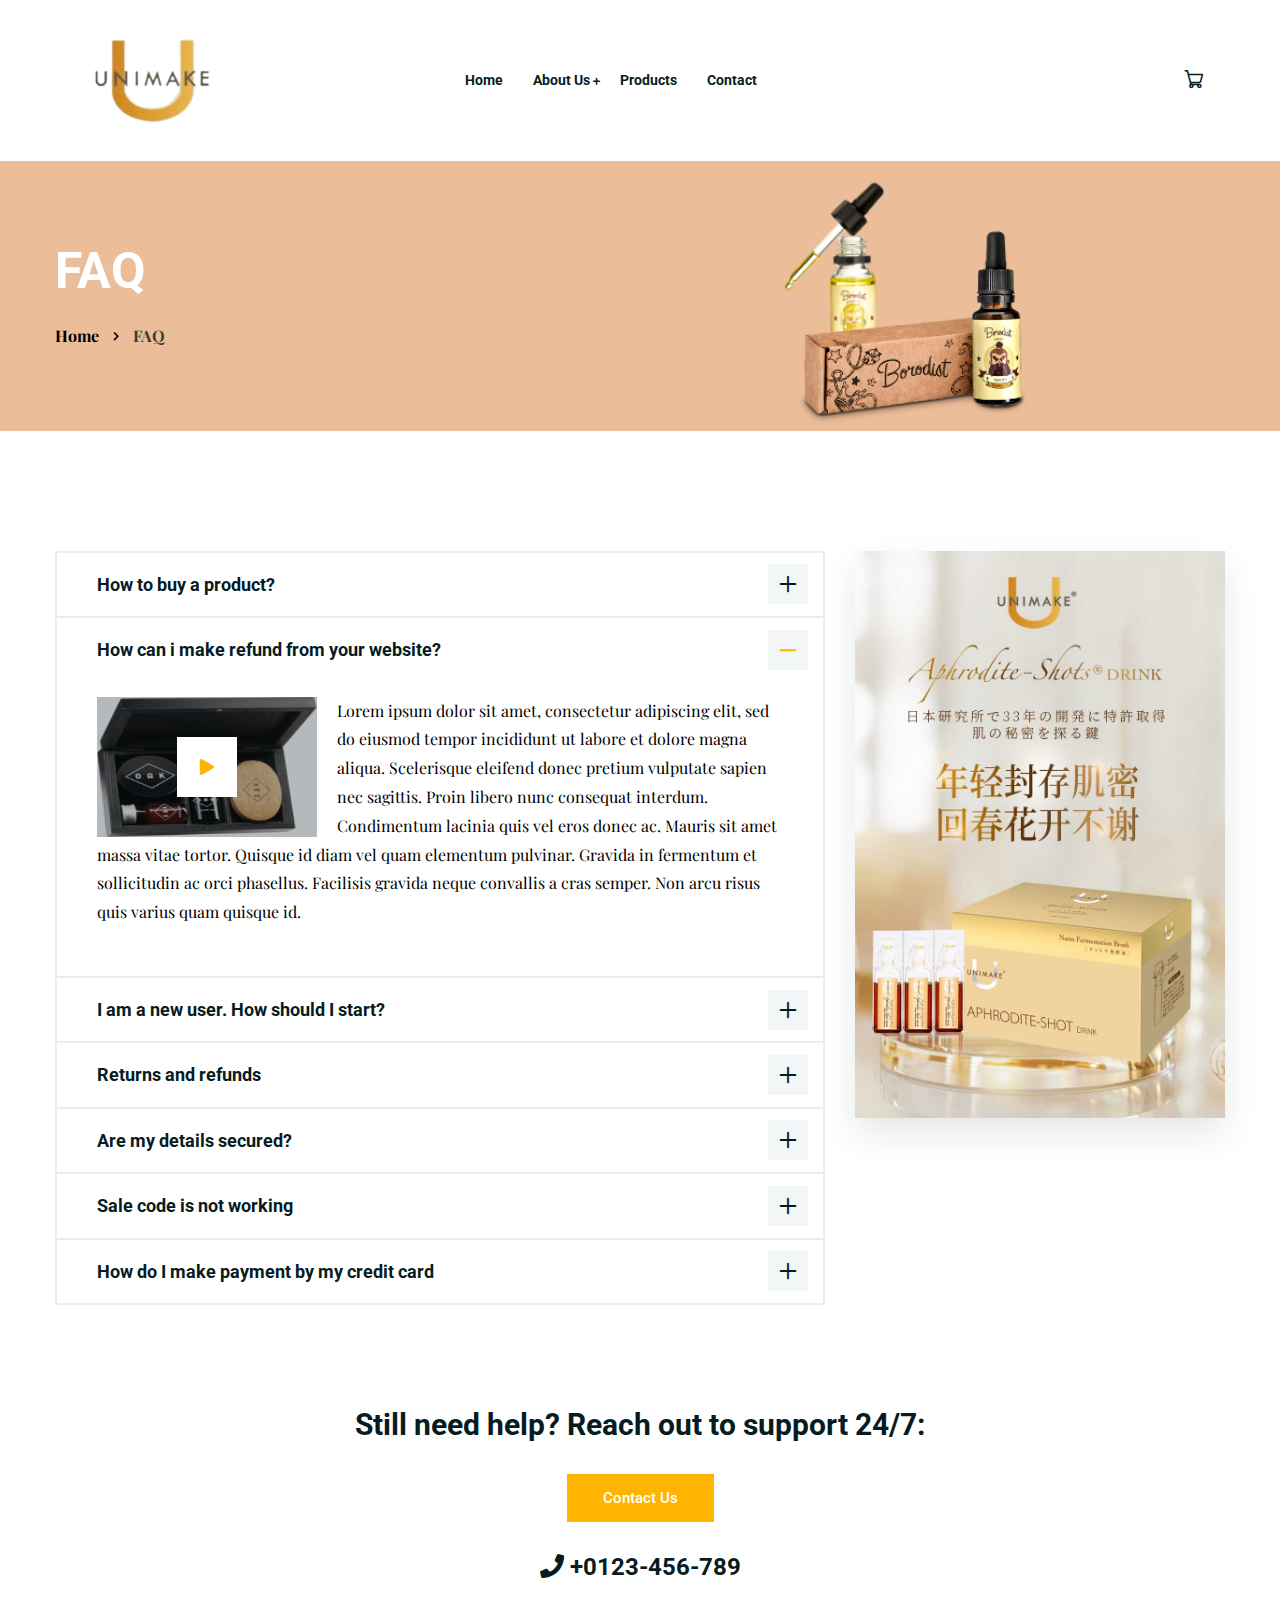
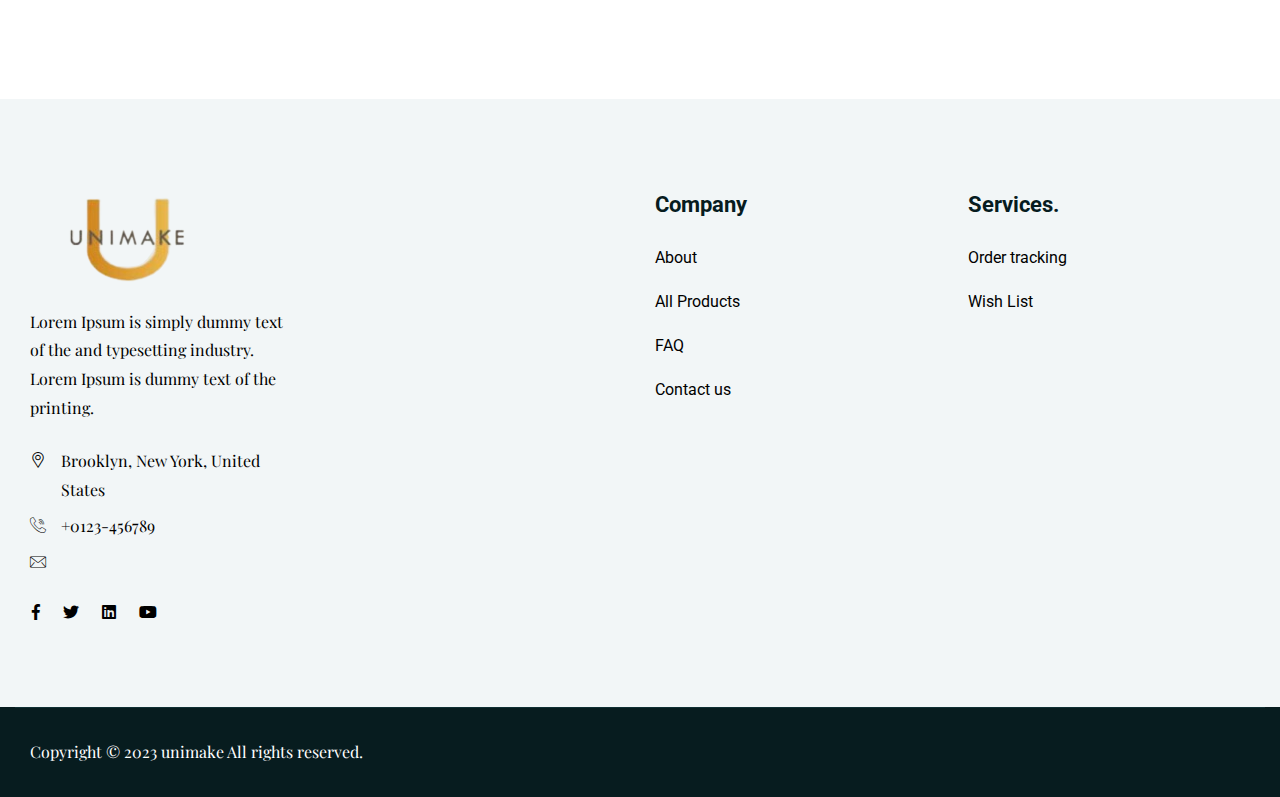
<file: faq.html>
<!doctype html>
<html class="no-js" lang="zxx">

<head>
    <meta charset="utf-8">
    <meta http-equiv="x-ua-compatible" content="ie=edge">
    <title>Unimake</title>
    <meta name="robots" content="noindex, follow" />
    <meta name="description" content="">
    <meta name="viewport" content="width=device-width, initial-scale=1, shrink-to-fit=no">

    <link rel="icon" href="favicon.ico">
    
    <!-- Place favicon.png in the root directory -->
    <link rel="shortcut icon" href="img/favicon.png" type="image/x-icon" />
    <!-- Font Icons css -->
    <link rel="stylesheet" href="css/font-icons.css">
    <!-- plugins css -->
    <link rel="stylesheet" href="css/plugins.css">
    <!-- Main Stylesheet -->
    <link rel="stylesheet" href="css/style.css">
    <!-- Responsive css -->
    <link rel="stylesheet" href="css/responsive.css">
</head>

<body>

    <!-- Add your site or application content here -->

    <!-- Body main wrapper start -->
    <div class="body-wrapper">

        <!-- HEADER AREA START (header-4) -->
        <header class="ltn__header-area ltn__header-4 ltn__header-6 ltn__header-transparent--- gradient-color-2---">
            <!-- ltn__header-top-area start -->
            <!-- ltn__header-top-area end -->

            <!-- ltn__header-middle-area start -->
            <div class="ltn__header-middle-area ltn__header-sticky ltn__sticky-bg-white">
                <div class="container">
                    <div class="row">
                        <div class="col">
                            <div class="site-logo">
                                <a href="index.html"><img src="img/logo.png" alt="Logo"></a>
                            </div>
                        </div>
                        <div class="col header-menu-column">
                            <div class="header-menu d-none d-xl-block">
                                <nav>
                                    <div class="ltn__main-menu">
                                        <ul>
                                            <li><a href="index.html">Home</a>
                                            </li>
                                            <li class="menu-icon"><a href="#">About Us</a>
                                                <ul>
                                                    <li><a href="about.html">About Us</a></li>
                                                    <li><a href="faq.html">FAQ</a></li>
                                                </ul>
                                            </li>
                                            <li><a href="shop-grid.html">Products</a>
                                                
                                            </li>
                                                        <li><a href="contact.html">Contact</a></li>
                                        </ul>
                                    </div>
                                </nav>
                            </div>
                        </div>
                        <div class="col">
                            <div class="ltn__header-options">
            
        
                                <div class="mini-cart-icon">
                             
                                    <a href="https://thebase.com" target="_blank"><i class="icon-shopping-cart"></i></a>
                                </div>
            
                                <div class="mobile-menu-toggle d-xl-none">
                                    <a href="#ltn__utilize-mobile-menu" class="ltn__utilize-toggle">
                                        <svg viewBox="0 0 800 600">
                                            <path
                                                d="M300,220 C300,220 520,220 540,220 C740,220 640,540 520,420 C440,340 300,200 300,200"
                                                id="top"></path>
                                            <path d="M300,320 L540,320" id="middle"></path>
                                            <path
                                                d="M300,210 C300,210 520,210 540,210 C740,210 640,530 520,410 C440,330 300,190 300,190"
                                                id="bottom" transform="translate(480, 320) scale(1, -1) translate(-480, -318) ">
                                            </path>
                                        </svg>
                                    </a>
                                </div>
                            </div>
                        </div>
                    </div>
                </div>
            </div>
            <!-- ltn__header-middle-area end -->
        </header>
        <!-- HEADER AREA END -->

        <!-- Utilize Cart Menu Start -->
        <!-- Utilize Cart Menu End -->

        <!-- Utilize Mobile Menu Start -->
        <div id="ltn__utilize-mobile-menu" class="ltn__utilize ltn__utilize-mobile-menu">
            <div class="ltn__utilize-menu-inner ltn__scrollbar">
                <div class="ltn__utilize-menu-head">
                    <div class="site-logo">
                        <a href="index.html"><img src="img/logo.png" alt="Logo"></a>
                    </div>
                    <button class="ltn__utilize-close">×</button>
                </div>
              
                <div class="ltn__utilize-menu">
                    <ul>
                        <li><a href="index.html">Home</a>
                          
                        </li>
                        <li><a href="about.html">About</a></li>
                        <li><a href="shop-grid.html">Products</a>
       
                                <li><a href="contact.html">Contact</a></li>
                    </ul>
                </div>
                <div class="ltn__utilize-buttons ltn__utilize-buttons-2">
                    <ul>
            
                                <li>
                          
                            <div class="mini-cart-icon">
                        
                                <a href="https://thebase.com" target="_blank"><i class="icon-shopping-cart"></i></a>
                            </div>
                        </li>
                    </ul>
                </div>
                <div class="ltn__social-media-2">
                    <ul>
                        <li><a href="#" title="Facebook"><i class="fab fa-facebook-f"></i></a></li>
                        <li><a href="#" title="Twitter"><i class="fab fa-twitter"></i></a></li>
                        <li><a href="#" title="Linkedin"><i class="fab fa-linkedin"></i></a></li>
                        <li><a href="#" title="Instagram"><i class="fab fa-instagram"></i></a></li>
        
                    </ul>
                </div>
            </div>
        </div>
        <!-- Utilize Mobile Menu End -->

        <div class="ltn__utilize-overlay"></div>

        <!-- BREADCRUMB AREA START -->
        <div class="ltn__breadcrumb-area ltn__breadcrumb-area-4 bg-overlay-theme-10--- bg-image" data-bg="img/bg/4.png">
            <div class="container">
                <div class="row">
                    <div class="col-lg-12">
                        <div class="ltn__breadcrumb-inner ltn__breadcrumb-inner-4 justify-content-between">
                            <div class="section-title-area">
                                <h1 class="section-title white-color">FAQ</h1>
                            </div>
                            <div class="ltn__breadcrumb-list">
                                <ul>
                                    <li><a href="index.html">Home</a></li>
                                    <li>FAQ</li>
                                </ul>
                            </div>
                        </div>
                    </div>
                </div>
            </div>
        </div>
        <!-- BREADCRUMB AREA END -->

        <!-- FAQ AREA START (faq-2) (ID > accordion_2) -->
        <div class="ltn__faq-area mb-100">
            <div class="container">
                <div class="row">
                    <div class="col-lg-8">
                        <div class="ltn__faq-inner ltn__faq-inner-2">
                            <div id="accordion_2">
                                <!-- card -->
                                <div class="card">
                                    <h6 class="collapsed ltn__card-title" data-toggle="collapse"
                                        data-target="#faq-item-2-1" aria-expanded="false">
                                        How to buy a product?
                                    </h6>
                                    <div id="faq-item-2-1" class="collapse" data-parent="#accordion_2">
                                        <div class="card-body">
                                            <p>Lorem ipsum dolor sit amet, consectetur adipiscing elit, sed do eiusmod
                                                tempor incididunt ut labore et dolore magna aliqua. Scelerisque eleifend
                                                donec pretium vulputate sapien nec sagittis. Proin libero nunc consequat
                                                interdum. Condimentum lacinia quis vel eros donec ac. Mauris sit amet
                                                massa vitae tortor. Quisque id diam vel quam elementum pulvinar. Gravida
                                                in fermentum et sollicitudin ac orci phasellus. Facilisis gravida neque
                                                convallis a cras semper. Non arcu risus quis varius quam quisque id.</p>
                                        </div>
                                    </div>
                                </div>
                                <!-- card -->
                                <div class="card">
                                    <h6 class="ltn__card-title" data-toggle="collapse" data-target="#faq-item-2-2"
                                        aria-expanded="true">
                                        How can i make refund from your website?
                                    </h6>
                                    <div id="faq-item-2-2" class="collapse show" data-parent="#accordion_2">
                                        <div class="card-body">
                                            <div class="ltn__video-img alignleft">
                                                <img src="img/bg/17.jpg" alt="video popup bg image">
                                                <a class="ltn__video-icon-2 ltn__video-icon-2-small ltn__video-icon-2-border----"
                                                    href="https://www.51qianduan.com/embed/LjCzPp-MK48?autoplay=1&showinfo=0"
                                                    data-rel="lightcase:myCollection">
                                                    <i class="fa fa-play"></i>
                                                </a>
                                            </div>
                                            <p>Lorem ipsum dolor sit amet, consectetur adipiscing elit, sed do eiusmod
                                                tempor incididunt ut labore et dolore magna aliqua. Scelerisque eleifend
                                                donec pretium vulputate sapien nec sagittis. Proin libero nunc consequat
                                                interdum. Condimentum lacinia quis vel eros donec ac. Mauris sit amet
                                                massa vitae tortor. Quisque id diam vel quam elementum pulvinar. Gravida
                                                in fermentum et sollicitudin ac orci phasellus. Facilisis gravida neque
                                                convallis a cras semper. Non arcu risus quis varius quam quisque id.</p>
                                        </div>
                                    </div>
                                </div>
                                <!-- card -->
                                <div class="card">
                                    <h6 class="collapsed ltn__card-title" data-toggle="collapse"
                                        data-target="#faq-item-2-3" aria-expanded="false">
                                        I am a new user. How should I start?
                                    </h6>
                                    <div id="faq-item-2-3" class="collapse" data-parent="#accordion_2">
                                        <div class="card-body">
                                            <p>Lorem ipsum dolor sit amet, consectetur adipiscing elit, sed do eiusmod
                                                tempor incididunt ut labore et dolore magna aliqua. Scelerisque eleifend
                                                donec pretium vulputate sapien nec sagittis. Proin libero nunc consequat
                                                interdum. Condimentum lacinia quis vel eros donec ac. Mauris sit amet
                                                massa vitae tortor. Quisque id diam vel quam elementum pulvinar. Gravida
                                                in fermentum et sollicitudin ac orci phasellus. Facilisis gravida neque
                                                convallis a cras semper. Non arcu risus quis varius quam quisque id.</p>
                                        </div>
                                    </div>
                                </div>
                                <!-- card -->
                                <div class="card">
                                    <h6 class="collapsed ltn__card-title" data-toggle="collapse"
                                        data-target="#faq-item-2-4" aria-expanded="false">
                                        Returns and refunds
                                    </h6>
                                    <div id="faq-item-2-4" class="collapse" data-parent="#accordion_2">
                                        <div class="card-body">
                                            <p>Lorem ipsum dolor sit amet, consectetur adipiscing elit, sed do eiusmod
                                                tempor incididunt ut labore et dolore magna aliqua. Scelerisque eleifend
                                                donec pretium vulputate sapien nec sagittis. Proin libero nunc consequat
                                                interdum. Condimentum lacinia quis vel eros donec ac. Mauris sit amet
                                                massa vitae tortor. Quisque id diam vel quam elementum pulvinar. Gravida
                                                in fermentum et sollicitudin ac orci phasellus. Facilisis gravida neque
                                                convallis a cras semper. Non arcu risus quis varius quam quisque id.</p>
                                        </div>
                                    </div>
                                </div>
                                <!-- card -->
                                <div class="card">
                                    <h6 class="collapsed ltn__card-title" data-toggle="collapse"
                                        data-target="#faq-item-2-5" aria-expanded="false">
                                        Are my details secured?
                                    </h6>
                                    <div id="faq-item-2-5" class="collapse" data-parent="#accordion_2">
                                        <div class="card-body">
                                            <p>Lorem ipsum dolor sit amet, consectetur adipiscing elit, sed do eiusmod
                                                tempor incididunt ut labore et dolore magna aliqua. Scelerisque eleifend
                                                donec pretium vulputate sapien nec sagittis. Proin libero nunc consequat
                                                interdum. Condimentum lacinia quis vel eros donec ac. Mauris sit amet
                                                massa vitae tortor. Quisque id diam vel quam elementum pulvinar. Gravida
                                                in fermentum et sollicitudin ac orci phasellus. Facilisis gravida neque
                                                convallis a cras semper. Non arcu risus quis varius quam quisque id.</p>
                                        </div>
                                    </div>
                                </div>
                                <!-- card -->
                                <div class="card">
                                    <h6 class="collapsed ltn__card-title" data-toggle="collapse"
                                        data-target="#faq-item-2-6" aria-expanded="false">
                                        Sale code is not working
                                    </h6>
                                    <div id="faq-item-2-6" class="collapse" data-parent="#accordion_2">
                                        <div class="card-body">
                                            <p>Lorem ipsum dolor sit amet, consectetur adipiscing elit, sed do eiusmod
                                                tempor incididunt ut labore et dolore magna aliqua. Scelerisque eleifend
                                                donec pretium vulputate sapien nec sagittis. Proin libero nunc consequat
                                                interdum. Condimentum lacinia quis vel eros donec ac. Mauris sit amet
                                                massa vitae tortor. Quisque id diam vel quam elementum pulvinar. Gravida
                                                in fermentum et sollicitudin ac orci phasellus. Facilisis gravida neque
                                                convallis a cras semper. Non arcu risus quis varius quam quisque id.</p>
                                        </div>
                                    </div>
                                </div>
                                <!-- card -->
                                <div class="card">
                                    <h6 class="collapsed ltn__card-title" data-toggle="collapse"
                                        data-target="#faq-item-2-7" aria-expanded="false">
                                        How do I make payment by my credit card
                                    </h6>
                                    <div id="faq-item-2-7" class="collapse" data-parent="#accordion_2">
                                        <div class="card-body">
                                            <p>Lorem ipsum dolor sit amet, consectetur adipiscing elit, sed do eiusmod
                                                tempor incididunt ut labore et dolore magna aliqua. Scelerisque eleifend
                                                donec pretium vulputate sapien nec sagittis. Proin libero nunc consequat
                                                interdum. Condimentum lacinia quis vel eros donec ac. Mauris sit amet
                                                massa vitae tortor. Quisque id diam vel quam elementum pulvinar. Gravida
                                                in fermentum et sollicitudin ac orci phasellus. Facilisis gravida neque
                                                convallis a cras semper. Non arcu risus quis varius quam quisque id.</p>
                                        </div>
                                    </div>
                                </div>
                            </div>
                           
                        </div>
                    </div>
                    <div class="col-lg-4">
                        <aside class="sidebar-area ltn__right-sidebar">
 
                            <div class="widget ltn__banner-widget">
                                <a href="shop.html"><img src="img/banner/6-1.jpg" alt="Banner Image"></a>
                            </div>

                        </aside>
                    </div>
                    <div class="col-lg-12">
                    <div class="need-support text-center mt-100">
                        <h2>Still need help? Reach out to support 24/7:</h2>
                        <div class="btn-wrapper mb-30">
                            <a href="contact.html" class="theme-btn-1 btn">Contact Us</a>
                        </div>
                        <h3><i class="fas fa-phone"></i> +0123-456-789</h3>
                    </div>
                    </div>
                </div>
            </div>
        </div>
        <!-- FAQ AREA START -->

        <!-- COUNTER UP AREA START -->
        <!-- COUNTER UP AREA END -->

        <!-- BLOG AREA START (blog-3) -->
        <!-- BLOG AREA END -->

        <!-- FEATURE AREA START ( Feature - 3) -->
        <!-- FEATURE AREA END -->

        <!-- FOOTER AREA START -->
        <footer class="ltn__footer-area  ">
            <div class="footer-top-area  section-bg-1 plr--5">
                <div class="container-fluid">
                    <div class="row">
                        <div class="col-xl-3 col-md-6 col-sm-6 col-12">
                            <div class="footer-widget footer-about-widget">
                                <div class="footer-logo">
                                    <div class="site-logo">
                                        <img src="img/logo.png" alt="Logo">
                                        <!-- <p> Unimake</p> -->
                                        <!-- <h4 class="footer-title">Unimake</h4> -->
                                    </div>
                                </div>
                                <p>Lorem Ipsum is simply dummy text of the and typesetting industry. Lorem Ipsum is
                                    dummy text of the printing.</p>
                                <div class="footer-address">
                                    <ul>
                                        <li>
                                            <div class="footer-address-icon">
                                                <i class="icon-placeholder"></i>
                                            </div>
                                            <div class="footer-address-info">
                                                <p>Brooklyn, New York, United States</p>
                                            </div>
                                        </li>
                                        <li>
                                            <div class="footer-address-icon">
                                                <i class="icon-call"></i>
                                            </div>
                                            <div class="footer-address-info">
                                                <p><a href="tel:+0123-456789">+0123-456789</a></p>
                                            </div>
                                        </li>
                                        <li>
                                            <div class="footer-address-icon">
                                                <i class="icon-mail"></i>
                                            </div>
                                            <div class="footer-address-info">
                                            </div>
                                        </li>
                                    </ul>
                                </div>
                                <div class="ltn__social-media mt-20">
                                    <ul>
                                        <li><a href="#" title="Facebook"><i class="fab fa-facebook-f"></i></a></li>
                                        <li><a href="#" title="Twitter"><i class="fab fa-twitter"></i></a></li>
                                        <li><a href="#" title="Linkedin"><i class="fab fa-linkedin"></i></a></li>
                                        <li><a href="#" title="Youtube"><i class="fab fa-youtube"></i></a></li>
                                    </ul>
                                </div>
                            </div>
                        </div>
                        <div class="col-xl-3 col-md-6 col-sm-12 col-12">
                        </div>
                        <div class="col-xl-3 col-md-6 col-sm-6 col-12">
                            <div class="footer-widget footer-menu-widget clearfix">
                                <h4 class="footer-title">Company</h4>
                                <div class="footer-menu">
                                    <ul>
                                        <li><a href="about.html">About</a></li>
                                        <li><a href="shop-grid.html">All Products</a></li>
                                        <li><a href="faq.html">FAQ</a></li>
                                        <li><a href="contact.html">Contact us</a></li>
                                    </ul>
                                </div>
                            </div>
                        </div>
                        <div class="col-xl-3 col-md-6 col-sm-6 col-12">
                            <div class="footer-widget footer-menu-widget clearfix">
                                <h4 class="footer-title">Services.</h4>
                                <div class="footer-menu">
                                    <ul>
                                        <li><a href="coming-soon.html">Order tracking</a></li>
                                        <li><a href="404.html">Wish List</a></li>
                                    </ul>
                                </div>
                            </div>
                        </div>
                    </div>
                </div>
            </div>
            <div class="ltn__copyright-area ltn__copyright-2 section-bg-2 plr--5">
                <div class="container-fluid ltn__border-top-2">
                    <div class="row">
                        <div class="col-md-6 col-12">
                            <div class="ltn__copyright-design clearfix">
                                <p>Copyright &copy; 2023 unimake All rights reserved.</p>
                            </div>
                        </div>
                        <!-- <div class="col-md-6 col-12 align-self-center">
                                    <div class="ltn__copyright-menu text-right">
                                        <ul>
                                            <li><a href="#">Terms & Conditions</a></li>
                                            <li><a href="#">Claim</a></li>
                                            <li><a href="#">Privacy & Policy</a></li>
                                        </ul>
                                    </div>
                                </div> -->
                    </div>
                </div>
            </div>
        </footer>
        <!-- FOOTER AREA END -->

    </div>
    <!-- Body main wrapper end -->

    <!-- All JS Plugins -->
    <script src="js/plugins.js"></script>
    <!-- Main JS -->
    <script src="js/main.js"></script>

</body>

</html>
</file>
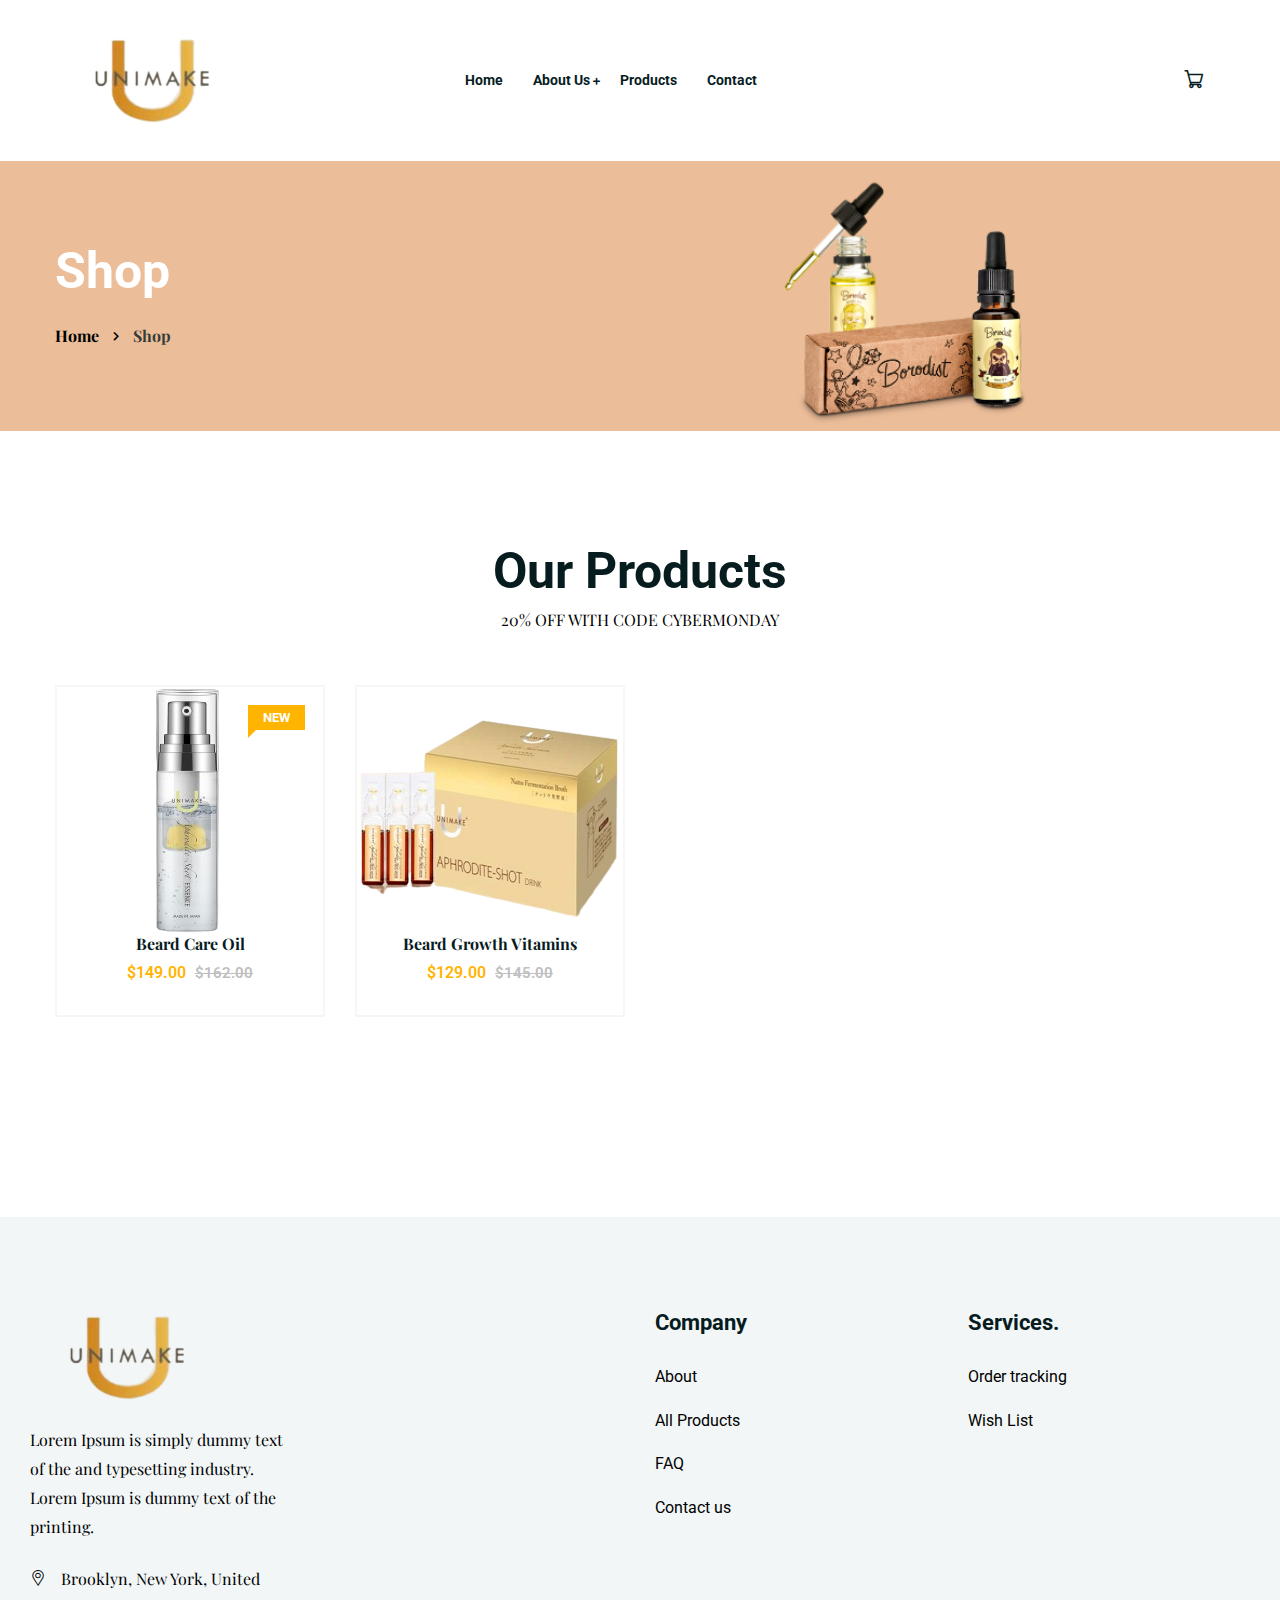
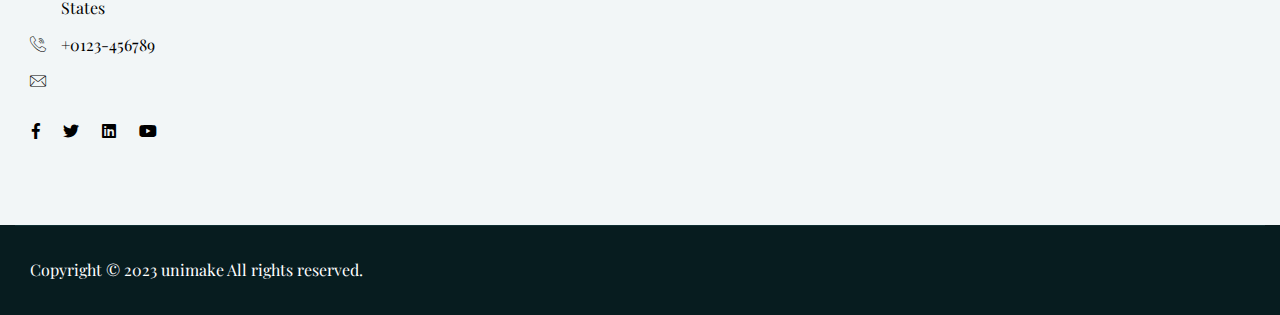
<file: shop-grid.html>
<!doctype html>
<html class="no-js" lang="zxx">

<head>
    <meta charset="utf-8">
    <meta http-equiv="x-ua-compatible" content="ie=edge">
    <title>unimake</title>
    <meta name="robots" content="noindex, follow" />
    <meta name="description" content="">
    <meta name="viewport" content="width=device-width, initial-scale=1, shrink-to-fit=no">

    <link rel="icon" href="favicon.ico">

    <!-- Place favicon.png in the root directory -->
    <link rel="shortcut icon" href="img/favicon.png" type="image/x-icon" />
    <!-- Font Icons css -->
    <link rel="stylesheet" href="css/font-icons.css">
    <!-- plugins css -->
    <link rel="stylesheet" href="css/plugins.css">
    <!-- Main Stylesheet -->
    <link rel="stylesheet" href="css/style.css">
    <!-- Responsive css -->
    <link rel="stylesheet" href="css/responsive.css">
</head>

<body>
    <!-- Add your site or application content here -->

    <!-- Body main wrapper start -->
    <div class="body-wrapper">

        <!-- HEADER AREA START (header-4) -->
        <header class="ltn__header-area ltn__header-4 ltn__header-6 ltn__header-transparent--- gradient-color-2---">
            <!-- ltn__header-top-area start -->
            <!-- ltn__header-top-area end -->

            <!-- ltn__header-middle-area start -->
            <div class="ltn__header-middle-area ltn__header-sticky ltn__sticky-bg-white">
                <div class="container">
                    <div class="row">
                        <div class="col">
                            <div class="site-logo">
                                <a href="index.html"><img src="img/logo.png" alt="Logo"></a>
                            </div>
                        </div>
                        <div class="col header-menu-column">
                            <div class="header-menu d-none d-xl-block">
                                <nav>
                                    <div class="ltn__main-menu">
                                        <ul>
                                            <li><a href="index.html">Home</a>
                                            </li>
                                            <li class="menu-icon"><a href="#">About Us</a>
                                                <ul>
                                                    <li><a href="about.html">About Us</a></li>
                                                    <li><a href="faq.html">FAQ</a></li>
                                                </ul>
                                            </li>
                                            <li><a href="shop-grid.html">Products</a>
                                     
                                            </li>
                                    
                                                        <li><a href="contact.html">Contact</a></li>
                                        </ul>
                                    </div>
                                </nav>
                            </div>
                        </div>
                        <div class="col">
                            <div class="ltn__header-options">
            
                         
                                <div class="mini-cart-icon">
                                   
                                    <a href="https://thebase.com" target="_blank"><i class="icon-shopping-cart"></i></a>
                                </div>
            
                                <div class="mobile-menu-toggle d-xl-none">
                                    <a href="#ltn__utilize-mobile-menu" class="ltn__utilize-toggle">
                                        <svg viewBox="0 0 800 600">
                                            <path
                                                d="M300,220 C300,220 520,220 540,220 C740,220 640,540 520,420 C440,340 300,200 300,200"
                                                id="top"></path>
                                            <path d="M300,320 L540,320" id="middle"></path>
                                            <path
                                                d="M300,210 C300,210 520,210 540,210 C740,210 640,530 520,410 C440,330 300,190 300,190"
                                                id="bottom" transform="translate(480, 320) scale(1, -1) translate(-480, -318) ">
                                            </path>
                                        </svg>
                                    </a>
                                </div>
                            </div>
                        </div>
                    </div>
                </div>
            </div>
            <!-- ltn__header-middle-area end -->
        </header>
        <!-- HEADER AREA END -->

        <!-- Utilize Cart Menu Start -->
        <!-- Utilize Cart Menu End -->

        <!-- Utilize Mobile Menu Start -->
        <div id="ltn__utilize-mobile-menu" class="ltn__utilize ltn__utilize-mobile-menu">
            <div class="ltn__utilize-menu-inner ltn__scrollbar">
                <div class="ltn__utilize-menu-head">
                    <div class="site-logo">
                        <a href="index.html"><img src="img/logo.png" alt="Logo"></a>
                    </div>
                    <button class="ltn__utilize-close">×</button>
                </div>
               
                <div class="ltn__utilize-menu">
                    <ul>
                        <li><a href="index.html">Home</a>
                           
                        </li>
                        <li><a href="about.html">About</a></li>
                        <li><a href="shop-grid.html">Products</a>
                      
                                <li><a href="contact.html">Contact</a></li>
                    </ul>
                </div>
                <div class="ltn__utilize-buttons ltn__utilize-buttons-2">
                    <ul>
                    
                                <li>
                         
                            <div class="mini-cart-icon">
                              
                                <a href="https://thebase.com" target="_blank"><i class="icon-shopping-cart"></i></a>
                            </div>
                        </li>
                    </ul>
                </div>
                <div class="ltn__social-media-2">
                    <ul>
                        <li><a href="#" title="Facebook"><i class="fab fa-facebook-f"></i></a></li>
                        <li><a href="#" title="Twitter"><i class="fab fa-twitter"></i></a></li>
                        <li><a href="#" title="Linkedin"><i class="fab fa-linkedin"></i></a></li>
                        <li><a href="#" title="Instagram"><i class="fab fa-instagram"></i></a></li>
        
                    </ul>
                </div>
            </div>
        </div>
        <!-- Utilize Mobile Menu End -->

        <div class="ltn__utilize-overlay"></div>

        <!-- BREADCRUMB AREA START -->
        <div class="ltn__breadcrumb-area ltn__breadcrumb-area-4 bg-overlay-theme-10--- bg-image" data-bg="img/bg/4.png">
            <div class="container">
                <div class="row">
                    <div class="col-lg-12">
                        <div class="ltn__breadcrumb-inner ltn__breadcrumb-inner-4 justify-content-between">
                            <div class="section-title-area">
                                <h1 class="section-title white-color">Shop</h1>
                            </div>
                            <div class="ltn__breadcrumb-list">
                                <ul>
                                    <li><a href="index.html">Home</a></li>
                                    <li>Shop</li>
                                </ul>
                            </div>
                        </div>
                    </div>
                </div>
            </div>
        </div>
        <!-- BREADCRUMB AREA END -->

        <!-- Gallery area start -->
        <div class="ltn__gallery-area mb-120  mt--10">
            <div class="container">
                <div class="row">
                    <div class="col-lg-12">
                        <div class="section-title-area text-center">
                            <h1 class="section-title ">Our Products</h1>
                            <p>20% OFF WITH CODE CYBERMONDAY</p>
                        </div>
                        <div class="ltn__gallery-menu">
                           
                        </div>
                    </div>
                </div>
                <!-- Portfolio Wrapper Start -->
                <!-- (ltn__gallery-info-hide) Class for 'ltn__gallery-item-info' not showing -->
                <div class="ltn__gallery-active row ltn__gallery-style-2 ltn__gallery-info-hide---">
                    <div class="ltn__gallery-sizer col-1"></div>

                    <!-- gallery-item -->
                    <div class="ltn__gallery-item filter_category_3 col-lg-3 col-md-4 col-sm-6 col-12">
                        <div class="ltn__product-item ltn__product-item-3 text-center">
                            <div class="product-img">
                                <a href="product-details.html"><img src="img/product/1-1.png" alt="#"></a>
                                <div class="product-badge">
                                    <ul>
                                        <li class="sale-badge">New</li>
                                    </ul>
                                </div>
                                <div class="product-hover-action">
                                    <ul>
                                        <li>
                                            <a href="#" title="Quick View" data-toggle="modal"
                                                data-target="#quick_view_modal1">
                                                <i class="far fa-eye"></i>
                                            </a>
                                        </li>
                                        <li>
                                            <a href="#" title="Add to Cart" data-toggle="modal"
                                                data-target="#add_to_cart_modal">
                                                <i class="fas fa-shopping-cart"></i>
                                            </a>
                                        </li>
                                    
                                    </ul>
                                </div>
                            </div>
                            <div class="product-info">
                                <h2 class="product-title"><a href="product-details.html">Beard Care Oil</a></h2>
                                <div class="product-price">
                                    <span>$149.00</span>
                                    <del>$162.00</del>
                                </div>
                            </div>
                        </div>
                    </div>
                    <!-- gallery-item -->
                    <div class="ltn__gallery-item filter_category_2  col-lg-3 col-md-4 col-sm-6 col-12">
                        <div class="ltn__product-item ltn__product-item-3 text-center">
                            <div class="product-img">
                                <a href="product-details.html"><img src="img/product/2-1.png" alt="#"></a>
                                <div class="product-hover-action">
                                    <ul>
                                        <li>
                                            <a href="#" title="Quick View" data-toggle="modal"
                                                data-target="#quick_view_modal2">
                                                <i class="far fa-eye"></i>
                                            </a>
                                        </li>
                                        <li>
                                            <a href="#" title="Add to Cart" data-toggle="modal"
                                                data-target="#add_to_cart_modal">
                                                <i class="fas fa-shopping-cart"></i>
                                            </a>
                                        </li>
                                        
                                    </ul>
                                </div>
                            </div>
                            <div class="product-info">
                                <h2 class="product-title"><a href="product-details.html">Beard Growth Vitamins</a></h2>
                                <div class="product-price">
                                    <span>$129.00</span>
                                    <del>$145.00</del>
                                </div>
                            </div>
                        </div>
                    </div>
                    
                </div>

                <!-- pagination start -->
                <!-- pagination end -->

            </div>
        </div>
        <!-- Gallery area end -->

        <!-- FEATURE AREA START ( Feature - 3) -->
        <!-- FEATURE AREA END -->

        <!-- FOOTER AREA START -->
        <footer class="ltn__footer-area  ">
            <div class="footer-top-area  section-bg-1 plr--5">
                <div class="container-fluid">
                    <div class="row">
                        <div class="col-xl-3 col-md-6 col-sm-6 col-12">
                            <div class="footer-widget footer-about-widget">
                                <div class="footer-logo">
                                    <div class="site-logo">
                                        <img src="img/logo.png" alt="Logo">
                                        <!-- <p> Unimake</p> -->
                                        <!-- <h4 class="footer-title">Unimake</h4> -->
                                    </div>
                                </div>
                                <p>Lorem Ipsum is simply dummy text of the and typesetting industry. Lorem Ipsum is
                                    dummy text of the printing.</p>
                                <div class="footer-address">
                                    <ul>
                                        <li>
                                            <div class="footer-address-icon">
                                                <i class="icon-placeholder"></i>
                                            </div>
                                            <div class="footer-address-info">
                                                <p>Brooklyn, New York, United States</p>
                                            </div>
                                        </li>
                                        <li>
                                            <div class="footer-address-icon">
                                                <i class="icon-call"></i>
                                            </div>
                                            <div class="footer-address-info">
                                                <p><a href="tel:+0123-456789">+0123-456789</a></p>
                                            </div>
                                        </li>
                                        <li>
                                            <div class="footer-address-icon">
                                                <i class="icon-mail"></i>
                                            </div>
                                            <div class="footer-address-info">
                                            </div>
                                        </li>
                                    </ul>
                                </div>
                                <div class="ltn__social-media mt-20">
                                    <ul>
                                        <li><a href="#" title="Facebook"><i class="fab fa-facebook-f"></i></a></li>
                                        <li><a href="#" title="Twitter"><i class="fab fa-twitter"></i></a></li>
                                        <li><a href="#" title="Linkedin"><i class="fab fa-linkedin"></i></a></li>
                                        <li><a href="#" title="Youtube"><i class="fab fa-youtube"></i></a></li>
                                    </ul>
                                </div>
                            </div>
                        </div>
                        <div class="col-xl-3 col-md-6 col-sm-12 col-12">
                        </div>
                        <div class="col-xl-3 col-md-6 col-sm-6 col-12">
                            <div class="footer-widget footer-menu-widget clearfix">
                                <h4 class="footer-title">Company</h4>
                                <div class="footer-menu">
                                    <ul>
                                        <li><a href="about.html">About</a></li>
                                        <li><a href="shop-grid.html">All Products</a></li>
                                        <li><a href="faq.html">FAQ</a></li>
                                        <li><a href="contact.html">Contact us</a></li>
                                    </ul>
                                </div>
                            </div>
                        </div>
                        <div class="col-xl-3 col-md-6 col-sm-6 col-12">
                            <div class="footer-widget footer-menu-widget clearfix">
                                <h4 class="footer-title">Services.</h4>
                                <div class="footer-menu">
                                    <ul>
                                        <li><a href="coming-soon.html">Order tracking</a></li>
                                        <li><a href="404.html">Wish List</a></li>
                                    </ul>
                                </div>
                            </div>
                        </div>
                    </div>
                </div>
            </div>
            <div class="ltn__copyright-area ltn__copyright-2 section-bg-2 plr--5">
                <div class="container-fluid ltn__border-top-2">
                    <div class="row">
                        <div class="col-md-6 col-12">
                            <div class="ltn__copyright-design clearfix">
                                <p>Copyright &copy; 2023 unimake All rights reserved.</p>
                            </div>
                        </div>
                        <!-- <div class="col-md-6 col-12 align-self-center">
                                    <div class="ltn__copyright-menu text-right">
                                        <ul>
                                            <li><a href="#">Terms & Conditions</a></li>
                                            <li><a href="#">Claim</a></li>
                                            <li><a href="#">Privacy & Policy</a></li>
                                        </ul>
                                    </div>
                                </div> -->
                    </div>
                </div>
            </div>
        </footer>
        <!-- FOOTER AREA END -->

        <!-- MODAL AREA START (Quick View Modal) -->
        <div class="ltn__modal-area ltn__quick-view-modal-area">
            <div class="modal fade" id="quick_view_modal1" tabindex="-1">
                <div class="modal-dialog modal-lg" role="document">
                    <div class="modal-content">
                        <div class="modal-header">
                            <button type="button" class="close" data-dismiss="modal" aria-label="Close">
                                <span aria-hidden="true">&times;</span>
                                <!-- <i class="fas fa-times"></i> -->
                            </button>
                        </div>
                        <div class="modal-body">
                            <div class="ltn__quick-view-modal-inner">
                                <div class="modal-product-item">
                                    <div class="row">
                                        <div class="col-lg-6 col-12">
                                            <div class="modal-product-img" style=" text-align: center;">
                                                <img src="img/product/1-1.png"  style="display: block;margin: 0 auto;" alt="#">
                                            </div>
                                        </div>
                                        <div class="col-lg-6 col-12">
                                            <div class="modal-product-info">
                                                <div class="product-ratting">
                                                    <ul>
                                                        <li><a href="#"><i class="fas fa-star"></i></a></li>
                                                        <li><a href="#"><i class="fas fa-star"></i></a></li>
                                                        <li><a href="#"><i class="fas fa-star"></i></a></li>
                                                        <li><a href="#"><i class="fas fa-star-half-alt"></i></a></li>
                                                        <li><a href="#"><i class="far fa-star"></i></a></li>
                                                        <li class="review-total"> <a href="#"> ( 95 Reviews )</a></li>
                                                    </ul>
                                                </div>
                                                <h3>Brand new product</h3>
                                                <div class="product-price">
                                                    <span>$149.00</span>
                                                    <del>$165.00</del>
                                                </div>
                                                <div class="modal-product-meta ltn__product-details-menu-1">
                                                    <ul>
                                                        <li>
                                                            <strong>Categories:</strong>
                                                            <span>
                                                                <a href="#">Beard</a>
                                                                <a href="#">Oil</a>
                                                                <a href="#">Grooming</a>
                                                                <a href="#">Tools</a>
                                                            </span>
                                                        </li>
                                                    </ul>
                                                </div>
                                                <div class="ltn__product-details-menu-2">
                                                    <ul>
                                                        <li>
                                                            <div class="cart-plus-minus">
                                                                <input type="text" value="02" name="qtybutton"
                                                                    class="cart-plus-minus-box">
                                                            </div>
                                                        </li>
                                                        <li>
                                                            <a href="#" class="theme-btn-1 btn btn-effect-1"
                                                                title="Add to Cart" data-toggle="modal"
                                                                data-target="#add_to_cart_modal">
                                                                <i class="fas fa-shopping-cart"></i>
                                                                <span>ADD TO CART</span>
                                                            </a>
                                                        </li>
                                                    </ul>
                                                </div>
                                                <div class="ltn__product-details-menu-3">
                                                    <ul>
                                                        <li>
                                                            <a href="#" class="" title="Wishlist" data-toggle="modal"
                                                                data-target="#liton_wishlist_modal">
                                                                <i class="far fa-heart"></i>
                                                                <span>Add to Wishlist</span>
                                                            </a>
                                                        </li>
                                                        <li>
                                                            <a href="#" class="" title="Compare" data-toggle="modal"
                                                                data-target="#quick_view_modal">
                                                                <i class="fas fa-exchange-alt"></i>
                                                                <span>Compare</span>
                                                            </a>
                                                        </li>
                                                    </ul>
                                                </div>
                                                <hr>
                                                <div class="ltn__social-media">
                                                    <ul>
                                                        <li>Share:</li>
                                                        <li><a href="#" title="Facebook"><i
                                                                    class="fab fa-facebook-f"></i></a></li>
                                                        <li><a href="#" title="Twitter"><i
                                                                    class="fab fa-twitter"></i></a></li>
                                                        <li><a href="#" title="Linkedin"><i
                                                                    class="fab fa-linkedin"></i></a></li>
                                                        <li><a href="#" title="Instagram"><i
                                                                    class="fab fa-instagram"></i></a></li>

                                                    </ul>
                                                </div>
                                            </div>
                                        </div>
                                    </div>
                                </div>
                            </div>
                        </div>
                    </div>
                </div>
            </div>
            <div class="modal fade" id="quick_view_modal2" tabindex="-1">
                <div class="modal-dialog modal-lg" role="document">
                    <div class="modal-content">
                        <div class="modal-header">
                            <button type="button" class="close" data-dismiss="modal" aria-label="Close">
                                <span aria-hidden="true">&times;</span>
                                <!-- <i class="fas fa-times"></i> -->
                            </button>
                        </div>
                        <div class="modal-body">
                            <div class="ltn__quick-view-modal-inner">
                                <div class="modal-product-item">
                                    <div class="row">
                                        <div class="col-lg-6 col-12">
                                            <div class="modal-product-img" style=" text-align: center;">
                                                <img src="img/product/2-1.png" style="display: block;margin: 0 auto;" alt="#">
                                            </div>
                                        </div>
                                        <div class="col-lg-6 col-12">
                                            <div class="modal-product-info">
                                                <div class="product-ratting">
                                                    <ul>
                                                        <li><a href="#"><i class="fas fa-star"></i></a></li>
                                                        <li><a href="#"><i class="fas fa-star"></i></a></li>
                                                        <li><a href="#"><i class="fas fa-star"></i></a></li>
                                                        <li><a href="#"><i class="fas fa-star-half-alt"></i></a></li>
                                                        <li><a href="#"><i class="far fa-star"></i></a></li>
                                                        <li class="review-total"> <a href="#"> ( 95 Reviews )</a></li>
                                                    </ul>
                                                </div>
                                                <h3>Brand new product</h3>
                                                <div class="product-price">
                                                    <span>$1.00</span>
                                                    <del>$1.00</del>
                                                </div>
                                                <div class="modal-product-meta ltn__product-details-menu-1">
                                                    <ul>
                                                        <li>
                                                            <strong>Categories:</strong>
                                                            <span>
                                                                <a href="#">Beard</a>
                                                                <a href="#">Oil</a>
                                                                <a href="#">Grooming</a>
                                                                <a href="#">Tools</a>
                                                            </span>
                                                        </li>
                                                    </ul>
                                                </div>
                                                <div class="ltn__product-details-menu-2">
                                                    <ul>
                                                        <li>
                                                            <div class="cart-plus-minus">
                                                                <input type="text" value="02" name="qtybutton"
                                                                    class="cart-plus-minus-box">
                                                            </div>
                                                        </li>
                                                        <li>
                                                            <a href="#" class="theme-btn-1 btn btn-effect-1" title="Add to Cart"
                                                                data-toggle="modal" data-target="#add_to_cart_modal">
                                                                <i class="fas fa-shopping-cart"></i>
                                                                <span>ADD TO CART</span>
                                                            </a>
                                                        </li>
                                                    </ul>
                                                </div>
                                                <div class="ltn__product-details-menu-3">
                                                    <ul>
                                                        <li>
                                                            <a href="#" class="" title="Wishlist" data-toggle="modal"
                                                                data-target="#liton_wishlist_modal">
                                                                <i class="far fa-heart"></i>
                                                                <span>Add to Wishlist</span>
                                                            </a>
                                                        </li>
                                                        <li>
                                                            <a href="#" class="" title="Compare" data-toggle="modal"
                                                                data-target="#quick_view_modal">
                                                                <i class="fas fa-exchange-alt"></i>
                                                                <span>Compare</span>
                                                            </a>
                                                        </li>
                                                    </ul>
                                                </div>
                                                <hr>
                                                <div class="ltn__social-media">
                                                    <ul>
                                                        <li>Share:</li>
                                                        <li><a href="#" title="Facebook"><i class="fab fa-facebook-f"></i></a></li>
                                                        <li><a href="#" title="Twitter"><i class="fab fa-twitter"></i></a></li>
                                                        <li><a href="#" title="Linkedin"><i class="fab fa-linkedin"></i></a></li>
                                                        <li><a href="#" title="Instagram"><i class="fab fa-instagram"></i></a></li>
            
                                                    </ul>
                                                </div>
                                            </div>
                                        </div>
                                    </div>
                                </div>
                            </div>
                        </div>
                    </div>
                </div>
            </div>
        </div>
        <!-- MODAL AREA END -->

        <!-- MODAL AREA START (Add To Cart Modal) -->
        <!-- MODAL AREA END -->

        <!-- MODAL AREA START (Wishlist Modal) -->
        <!-- MODAL AREA END -->

    </div>
    <!-- Body main wrapper end -->

    <!-- All JS Plugins -->
    <script src="js/plugins.js"></script>
    <!-- Main JS -->
    <script src="js/main.js"></script>

</body>

</html>
</file>
<file: css/font-icons.css>
/* ===================================================
>>> TABLE OF CONTENTS:
======================================================
  1. Themify Icons 
  2. Font Awesome 

 
=================================================== */

/*---------------------------------------------------------------
  2. Font Awesome 5 Icon
---------------------------------------------------------------*/
/*!
 * Font Awesome Free 5.5.0 by @fontawesome - https://fontawesome.com
 * License - https://fontawesome.com/license/free (Icons: CC BY 4.0, Fonts: SIL OFL 1.1, Code: MIT License)
 */

 
.fa,.fab,.fal,.far,.fas{-moz-osx-font-smoothing:grayscale;-webkit-font-smoothing:antialiased;display:inline-block;font-style:normal;font-variant:normal;text-rendering:auto;line-height:1}.fa-lg{font-size:1.33333em;line-height:.75em;vertical-align:-.0667em}.fa-xs{font-size:.75em}.fa-sm{font-size:.875em}.fa-1x{font-size:1em}.fa-2x{font-size:2em}.fa-3x{font-size:3em}.fa-4x{font-size:4em}.fa-5x{font-size:5em}.fa-6x{font-size:6em}.fa-7x{font-size:7em}.fa-8x{font-size:8em}.fa-9x{font-size:9em}.fa-10x{font-size:10em}.fa-fw{text-align:center;width:1.25em}.fa-ul{list-style-type:none;margin-left:2.5em;padding-left:0}.fa-ul>li{position:relative}.fa-li{left:-2em;position:absolute;text-align:center;width:2em;line-height:inherit}.fa-border{border:.08em solid #eee;border-radius:.1em;padding:.2em .25em .15em}.fa-pull-left{float:left}.fa-pull-right{float:right}.fa.fa-pull-left,.fab.fa-pull-left,.fal.fa-pull-left,.far.fa-pull-left,.fas.fa-pull-left{margin-right:.3em}.fa.fa-pull-right,.fab.fa-pull-right,.fal.fa-pull-right,.far.fa-pull-right,.fas.fa-pull-right{margin-left:.3em}.fa-spin{animation:fa-spin 2s infinite linear}.fa-pulse{animation:fa-spin 1s infinite steps(8)}@keyframes fa-spin{0%{transform:rotate(0deg)}to{transform:rotate(1turn)}}.fa-rotate-90{-ms-filter:"progid:DXImageTransform.Microsoft.BasicImage(rotation=1)";transform:rotate(90deg)}.fa-rotate-180{-ms-filter:"progid:DXImageTransform.Microsoft.BasicImage(rotation=2)";transform:rotate(180deg)}.fa-rotate-270{-ms-filter:"progid:DXImageTransform.Microsoft.BasicImage(rotation=3)";transform:rotate(270deg)}.fa-flip-horizontal{-ms-filter:"progid:DXImageTransform.Microsoft.BasicImage(rotation=0, mirror=1)";transform:scaleX(-1)}.fa-flip-vertical{transform:scaleY(-1)}.fa-flip-horizontal.fa-flip-vertical,.fa-flip-vertical{-ms-filter:"progid:DXImageTransform.Microsoft.BasicImage(rotation=2, mirror=1)"}.fa-flip-horizontal.fa-flip-vertical{transform:scale(-1)}:root .fa-flip-horizontal,:root .fa-flip-vertical,:root .fa-rotate-90,:root .fa-rotate-180,:root .fa-rotate-270{-webkit-filter:none;filter:none}.fa-stack{display:inline-block;height:2em;line-height:2em;position:relative;vertical-align:middle;width:2.5em}.fa-stack-1x,.fa-stack-2x{left:0;position:absolute;text-align:center;width:100%}.fa-stack-1x{line-height:inherit}.fa-stack-2x{font-size:2em}.fa-inverse{color:#fff}.fa-500px:before{content:"\f26e"}.fa-accessible-icon:before{content:"\f368"}.fa-accusoft:before{content:"\f369"}.fa-acquisitions-incorporated:before{content:"\f6af"}.fa-ad:before{content:"\f641"}.fa-address-book:before{content:"\f2b9"}.fa-address-card:before{content:"\f2bb"}.fa-adjust:before{content:"\f042"}.fa-adn:before{content:"\f170"}.fa-adversal:before{content:"\f36a"}.fa-affiliatetheme:before{content:"\f36b"}.fa-air-freshener:before{content:"\f5d0"}.fa-algolia:before{content:"\f36c"}.fa-align-center:before{content:"\f037"}.fa-align-justify:before{content:"\f039"}.fa-align-left:before{content:"\f036"}.fa-align-right:before{content:"\f038"}.fa-alipay:before{content:"\f642"}.fa-allergies:before{content:"\f461"}.fa-amazon:before{content:"\f270"}.fa-amazon-pay:before{content:"\f42c"}.fa-ambulance:before{content:"\f0f9"}.fa-american-sign-language-interpreting:before{content:"\f2a3"}.fa-amilia:before{content:"\f36d"}.fa-anchor:before{content:"\f13d"}.fa-android:before{content:"\f17b"}.fa-angellist:before{content:"\f209"}.fa-angle-double-down:before{content:"\f103"}.fa-angle-double-left:before{content:"\f100"}.fa-angle-double-right:before{content:"\f101"}.fa-angle-double-up:before{content:"\f102"}.fa-angle-down:before{content:"\f107"}.fa-angle-left:before{content:"\f104"}.fa-angle-right:before{content:"\f105"}.fa-angle-up:before{content:"\f106"}.fa-angry:before{content:"\f556"}.fa-angrycreative:before{content:"\f36e"}.fa-angular:before{content:"\f420"}.fa-ankh:before{content:"\f644"}.fa-app-store:before{content:"\f36f"}.fa-app-store-ios:before{content:"\f370"}.fa-apper:before{content:"\f371"}.fa-apple:before{content:"\f179"}.fa-apple-alt:before{content:"\f5d1"}.fa-apple-pay:before{content:"\f415"}.fa-archive:before{content:"\f187"}.fa-archway:before{content:"\f557"}.fa-arrow-alt-circle-down:before{content:"\f358"}.fa-arrow-alt-circle-left:before{content:"\f359"}.fa-arrow-alt-circle-right:before{content:"\f35a"}.fa-arrow-alt-circle-up:before{content:"\f35b"}.fa-arrow-circle-down:before{content:"\f0ab"}.fa-arrow-circle-left:before{content:"\f0a8"}.fa-arrow-circle-right:before{content:"\f0a9"}.fa-arrow-circle-up:before{content:"\f0aa"}.fa-arrow-down:before{content:"\f063"}.fa-arrow-left:before{content:"\f060"}.fa-arrow-right:before{content:"\f061"}.fa-arrow-up:before{content:"\f062"}.fa-arrows-alt:before{content:"\f0b2"}.fa-arrows-alt-h:before{content:"\f337"}.fa-arrows-alt-v:before{content:"\f338"}.fa-assistive-listening-systems:before{content:"\f2a2"}.fa-asterisk:before{content:"\f069"}.fa-asymmetrik:before{content:"\f372"}.fa-at:before{content:"\f1fa"}.fa-atlas:before{content:"\f558"}.fa-atom:before{content:"\f5d2"}.fa-audible:before{content:"\f373"}.fa-audio-description:before{content:"\f29e"}.fa-autoprefixer:before{content:"\f41c"}.fa-avianex:before{content:"\f374"}.fa-aviato:before{content:"\f421"}.fa-award:before{content:"\f559"}.fa-aws:before{content:"\f375"}.fa-backspace:before{content:"\f55a"}.fa-backward:before{content:"\f04a"}.fa-balance-scale:before{content:"\f24e"}.fa-ban:before{content:"\f05e"}.fa-band-aid:before{content:"\f462"}.fa-bandcamp:before{content:"\f2d5"}.fa-barcode:before{content:"\f02a"}.fa-bars:before{content:"\f0c9"}.fa-baseball-ball:before{content:"\f433"}.fa-basketball-ball:before{content:"\f434"}.fa-bath:before{content:"\f2cd"}.fa-battery-empty:before{content:"\f244"}.fa-battery-full:before{content:"\f240"}.fa-battery-half:before{content:"\f242"}.fa-battery-quarter:before{content:"\f243"}.fa-battery-three-quarters:before{content:"\f241"}.fa-bed:before{content:"\f236"}.fa-beer:before{content:"\f0fc"}.fa-behance:before{content:"\f1b4"}.fa-behance-square:before{content:"\f1b5"}.fa-bell:before{content:"\f0f3"}.fa-bell-slash:before{content:"\f1f6"}.fa-bezier-curve:before{content:"\f55b"}.fa-bible:before{content:"\f647"}.fa-bicycle:before{content:"\f206"}.fa-bimobject:before{content:"\f378"}.fa-binoculars:before{content:"\f1e5"}.fa-birthday-cake:before{content:"\f1fd"}.fa-bitbucket:before{content:"\f171"}.fa-bitcoin:before{content:"\f379"}.fa-bity:before{content:"\f37a"}.fa-black-tie:before{content:"\f27e"}.fa-blackberry:before{content:"\f37b"}.fa-blender:before{content:"\f517"}.fa-blender-phone:before{content:"\f6b6"}.fa-blind:before{content:"\f29d"}.fa-blogger:before{content:"\f37c"}.fa-blogger-b:before{content:"\f37d"}.fa-bluetooth:before{content:"\f293"}.fa-bluetooth-b:before{content:"\f294"}.fa-bold:before{content:"\f032"}.fa-bolt:before{content:"\f0e7"}.fa-bomb:before{content:"\f1e2"}.fa-bone:before{content:"\f5d7"}.fa-bong:before{content:"\f55c"}.fa-book:before{content:"\f02d"}.fa-book-dead:before{content:"\f6b7"}.fa-book-open:before{content:"\f518"}.fa-book-reader:before{content:"\f5da"}.fa-bookmark:before{content:"\f02e"}.fa-bowling-ball:before{content:"\f436"}.fa-box:before{content:"\f466"}.fa-box-open:before{content:"\f49e"}.fa-boxes:before{content:"\f468"}.fa-braille:before{content:"\f2a1"}.fa-brain:before{content:"\f5dc"}.fa-briefcase:before{content:"\f0b1"}.fa-briefcase-medical:before{content:"\f469"}.fa-broadcast-tower:before{content:"\f519"}.fa-broom:before{content:"\f51a"}.fa-brush:before{content:"\f55d"}.fa-btc:before{content:"\f15a"}.fa-bug:before{content:"\f188"}.fa-building:before{content:"\f1ad"}.fa-bullhorn:before{content:"\f0a1"}.fa-bullseye:before{content:"\f140"}.fa-burn:before{content:"\f46a"}.fa-buromobelexperte:before{content:"\f37f"}.fa-bus:before{content:"\f207"}.fa-bus-alt:before{content:"\f55e"}.fa-business-time:before{content:"\f64a"}.fa-buysellads:before{content:"\f20d"}.fa-calculator:before{content:"\f1ec"}.fa-calendar:before{content:"\f133"}.fa-calendar-alt:before{content:"\f073"}.fa-calendar-check:before{content:"\f274"}.fa-calendar-minus:before{content:"\f272"}.fa-calendar-plus:before{content:"\f271"}.fa-calendar-times:before{content:"\f273"}.fa-camera:before{content:"\f030"}.fa-camera-retro:before{content:"\f083"}.fa-campground:before{content:"\f6bb"}.fa-cannabis:before{content:"\f55f"}.fa-capsules:before{content:"\f46b"}.fa-car:before{content:"\f1b9"}.fa-car-alt:before{content:"\f5de"}.fa-car-battery:before{content:"\f5df"}.fa-car-crash:before{content:"\f5e1"}.fa-car-side:before{content:"\f5e4"}.fa-caret-down:before{content:"\f0d7"}.fa-caret-left:before{content:"\f0d9"}.fa-caret-right:before{content:"\f0da"}.fa-caret-square-down:before{content:"\f150"}.fa-caret-square-left:before{content:"\f191"}.fa-caret-square-right:before{content:"\f152"}.fa-caret-square-up:before{content:"\f151"}.fa-caret-up:before{content:"\f0d8"}.fa-cart-arrow-down:before{content:"\f218"}.fa-cart-plus:before{content:"\f217"}.fa-cat:before{content:"\f6be"}.fa-cc-amazon-pay:before{content:"\f42d"}.fa-cc-amex:before{content:"\f1f3"}.fa-cc-apple-pay:before{content:"\f416"}.fa-cc-diners-club:before{content:"\f24c"}.fa-cc-discover:before{content:"\f1f2"}.fa-cc-jcb:before{content:"\f24b"}.fa-cc-mastercard:before{content:"\f1f1"}.fa-cc-paypal:before{content:"\f1f4"}.fa-cc-stripe:before{content:"\f1f5"}.fa-cc-visa:before{content:"\f1f0"}.fa-centercode:before{content:"\f380"}.fa-certificate:before{content:"\f0a3"}.fa-chair:before{content:"\f6c0"}.fa-chalkboard:before{content:"\f51b"}.fa-chalkboard-teacher:before{content:"\f51c"}.fa-charging-station:before{content:"\f5e7"}.fa-chart-area:before{content:"\f1fe"}.fa-chart-bar:before{content:"\f080"}.fa-chart-line:before{content:"\f201"}.fa-chart-pie:before{content:"\f200"}.fa-check:before{content:"\f00c"}.fa-check-circle:before{content:"\f058"}.fa-check-double:before{content:"\f560"}.fa-check-square:before{content:"\f14a"}.fa-chess:before{content:"\f439"}.fa-chess-bishop:before{content:"\f43a"}.fa-chess-board:before{content:"\f43c"}.fa-chess-king:before{content:"\f43f"}.fa-chess-knight:before{content:"\f441"}.fa-chess-pawn:before{content:"\f443"}.fa-chess-queen:before{content:"\f445"}.fa-chess-rook:before{content:"\f447"}.fa-chevron-circle-down:before{content:"\f13a"}.fa-chevron-circle-left:before{content:"\f137"}.fa-chevron-circle-right:before{content:"\f138"}.fa-chevron-circle-up:before{content:"\f139"}.fa-chevron-down:before{content:"\f078"}.fa-chevron-left:before{content:"\f053"}.fa-chevron-right:before{content:"\f054"}.fa-chevron-up:before{content:"\f077"}.fa-child:before{content:"\f1ae"}.fa-chrome:before{content:"\f268"}.fa-church:before{content:"\f51d"}.fa-circle:before{content:"\f111"}.fa-circle-notch:before{content:"\f1ce"}.fa-city:before{content:"\f64f"}.fa-clipboard:before{content:"\f328"}.fa-clipboard-check:before{content:"\f46c"}.fa-clipboard-list:before{content:"\f46d"}.fa-clock:before{content:"\f017"}.fa-clone:before{content:"\f24d"}.fa-closed-captioning:before{content:"\f20a"}.fa-cloud:before{content:"\f0c2"}.fa-cloud-download-alt:before{content:"\f381"}.fa-cloud-meatball:before{content:"\f73b"}.fa-cloud-moon:before{content:"\f6c3"}.fa-cloud-moon-rain:before{content:"\f73c"}.fa-cloud-rain:before{content:"\f73d"}.fa-cloud-showers-heavy:before{content:"\f740"}.fa-cloud-sun:before{content:"\f6c4"}.fa-cloud-sun-rain:before{content:"\f743"}.fa-cloud-upload-alt:before{content:"\f382"}.fa-cloudscale:before{content:"\f383"}.fa-cloudsmith:before{content:"\f384"}.fa-cloudversify:before{content:"\f385"}.fa-cocktail:before{content:"\f561"}.fa-code:before{content:"\f121"}.fa-code-branch:before{content:"\f126"}.fa-codepen:before{content:"\f1cb"}.fa-codiepie:before{content:"\f284"}.fa-coffee:before{content:"\f0f4"}.fa-cog:before{content:"\f013"}.fa-cogs:before{content:"\f085"}.fa-coins:before{content:"\f51e"}.fa-columns:before{content:"\f0db"}.fa-comment:before{content:"\f075"}.fa-comment-alt:before{content:"\f27a"}.fa-comment-dollar:before{content:"\f651"}.fa-comment-dots:before{content:"\f4ad"}.fa-comment-slash:before{content:"\f4b3"}.fa-comments:before{content:"\f086"}.fa-comments-dollar:before{content:"\f653"}.fa-compact-disc:before{content:"\f51f"}.fa-compass:before{content:"\f14e"}.fa-compress:before{content:"\f066"}.fa-concierge-bell:before{content:"\f562"}.fa-connectdevelop:before{content:"\f20e"}.fa-contao:before{content:"\f26d"}.fa-cookie:before{content:"\f563"}.fa-cookie-bite:before{content:"\f564"}.fa-copy:before{content:"\f0c5"}.fa-copyright:before{content:"\f1f9"}.fa-couch:before{content:"\f4b8"}.fa-cpanel:before{content:"\f388"}.fa-creative-commons:before{content:"\f25e"}.fa-creative-commons-by:before{content:"\f4e7"}.fa-creative-commons-nc:before{content:"\f4e8"}.fa-creative-commons-nc-eu:before{content:"\f4e9"}.fa-creative-commons-nc-jp:before{content:"\f4ea"}.fa-creative-commons-nd:before{content:"\f4eb"}.fa-creative-commons-pd:before{content:"\f4ec"}.fa-creative-commons-pd-alt:before{content:"\f4ed"}.fa-creative-commons-remix:before{content:"\f4ee"}.fa-creative-commons-sa:before{content:"\f4ef"}.fa-creative-commons-sampling:before{content:"\f4f0"}.fa-creative-commons-sampling-plus:before{content:"\f4f1"}.fa-creative-commons-share:before{content:"\f4f2"}.fa-creative-commons-zero:before{content:"\f4f3"}.fa-credit-card:before{content:"\f09d"}.fa-critical-role:before{content:"\f6c9"}.fa-crop:before{content:"\f125"}.fa-crop-alt:before{content:"\f565"}.fa-cross:before{content:"\f654"}.fa-crosshairs:before{content:"\f05b"}.fa-crow:before{content:"\f520"}.fa-crown:before{content:"\f521"}.fa-css3:before{content:"\f13c"}.fa-css3-alt:before{content:"\f38b"}.fa-cube:before{content:"\f1b2"}.fa-cubes:before{content:"\f1b3"}.fa-cut:before{content:"\f0c4"}.fa-cuttlefish:before{content:"\f38c"}.fa-d-and-d:before{content:"\f38d"}.fa-d-and-d-beyond:before{content:"\f6ca"}.fa-dashcube:before{content:"\f210"}.fa-database:before{content:"\f1c0"}.fa-deaf:before{content:"\f2a4"}.fa-delicious:before{content:"\f1a5"}.fa-democrat:before{content:"\f747"}.fa-deploydog:before{content:"\f38e"}.fa-deskpro:before{content:"\f38f"}.fa-desktop:before{content:"\f108"}.fa-dev:before{content:"\f6cc"}.fa-deviantart:before{content:"\f1bd"}.fa-dharmachakra:before{content:"\f655"}.fa-diagnoses:before{content:"\f470"}.fa-dice:before{content:"\f522"}.fa-dice-d20:before{content:"\f6cf"}.fa-dice-d6:before{content:"\f6d1"}.fa-dice-five:before{content:"\f523"}.fa-dice-four:before{content:"\f524"}.fa-dice-one:before{content:"\f525"}.fa-dice-six:before{content:"\f526"}.fa-dice-three:before{content:"\f527"}.fa-dice-two:before{content:"\f528"}.fa-digg:before{content:"\f1a6"}.fa-digital-ocean:before{content:"\f391"}.fa-digital-tachograph:before{content:"\f566"}.fa-directions:before{content:"\f5eb"}.fa-discord:before{content:"\f392"}.fa-discourse:before{content:"\f393"}.fa-divide:before{content:"\f529"}.fa-dizzy:before{content:"\f567"}.fa-dna:before{content:"\f471"}.fa-dochub:before{content:"\f394"}.fa-docker:before{content:"\f395"}.fa-dog:before{content:"\f6d3"}.fa-dollar-sign:before{content:"\f155"}.fa-dolly:before{content:"\f472"}.fa-dolly-flatbed:before{content:"\f474"}.fa-donate:before{content:"\f4b9"}.fa-door-closed:before{content:"\f52a"}.fa-door-open:before{content:"\f52b"}.fa-dot-circle:before{content:"\f192"}.fa-dove:before{content:"\f4ba"}.fa-download:before{content:"\f019"}.fa-draft2digital:before{content:"\f396"}.fa-drafting-compass:before{content:"\f568"}.fa-dragon:before{content:"\f6d5"}.fa-draw-polygon:before{content:"\f5ee"}.fa-dribbble:before{content:"\f17d"}.fa-dribbble-square:before{content:"\f397"}.fa-dropbox:before{content:"\f16b"}.fa-drum:before{content:"\f569"}.fa-drum-steelpan:before{content:"\f56a"}.fa-drumstick-bite:before{content:"\f6d7"}.fa-drupal:before{content:"\f1a9"}.fa-dumbbell:before{content:"\f44b"}.fa-dungeon:before{content:"\f6d9"}.fa-dyalog:before{content:"\f399"}.fa-earlybirds:before{content:"\f39a"}.fa-ebay:before{content:"\f4f4"}.fa-edge:before{content:"\f282"}.fa-edit:before{content:"\f044"}.fa-eject:before{content:"\f052"}.fa-elementor:before{content:"\f430"}.fa-ellipsis-h:before{content:"\f141"}.fa-ellipsis-v:before{content:"\f142"}.fa-ello:before{content:"\f5f1"}.fa-ember:before{content:"\f423"}.fa-empire:before{content:"\f1d1"}.fa-envelope:before{content:"\f0e0"}.fa-envelope-open:before{content:"\f2b6"}.fa-envelope-open-text:before{content:"\f658"}.fa-envelope-square:before{content:"\f199"}.fa-envira:before{content:"\f299"}.fa-equals:before{content:"\f52c"}.fa-eraser:before{content:"\f12d"}.fa-erlang:before{content:"\f39d"}.fa-ethereum:before{content:"\f42e"}.fa-etsy:before{content:"\f2d7"}.fa-euro-sign:before{content:"\f153"}.fa-exchange-alt:before{content:"\f362"}.fa-exclamation:before{content:"\f12a"}.fa-exclamation-circle:before{content:"\f06a"}.fa-exclamation-triangle:before{content:"\f071"}.fa-expand:before{content:"\f065"}.fa-expand-arrows-alt:before{content:"\f31e"}.fa-expeditedssl:before{content:"\f23e"}.fa-external-link-alt:before{content:"\f35d"}.fa-external-link-square-alt:before{content:"\f360"}.fa-eye:before{content:"\f06e"}.fa-eye-dropper:before{content:"\f1fb"}.fa-eye-slash:before{content:"\f070"}.fa-facebook:before{content:"\f09a"}.fa-facebook-f:before{content:"\f39e"}.fa-facebook-messenger:before{content:"\f39f"}.fa-facebook-square:before{content:"\f082"}.fa-fantasy-flight-games:before{content:"\f6dc"}.fa-fast-backward:before{content:"\f049"}.fa-fast-forward:before{content:"\f050"}.fa-fax:before{content:"\f1ac"}.fa-feather:before{content:"\f52d"}.fa-feather-alt:before{content:"\f56b"}.fa-female:before{content:"\f182"}.fa-fighter-jet:before{content:"\f0fb"}.fa-file:before{content:"\f15b"}.fa-file-alt:before{content:"\f15c"}.fa-file-archive:before{content:"\f1c6"}.fa-file-audio:before{content:"\f1c7"}.fa-file-code:before{content:"\f1c9"}.fa-file-contract:before{content:"\f56c"}.fa-file-csv:before{content:"\f6dd"}.fa-file-download:before{content:"\f56d"}.fa-file-excel:before{content:"\f1c3"}.fa-file-export:before{content:"\f56e"}.fa-file-image:before{content:"\f1c5"}.fa-file-import:before{content:"\f56f"}.fa-file-invoice:before{content:"\f570"}.fa-file-invoice-dollar:before{content:"\f571"}.fa-file-medical:before{content:"\f477"}.fa-file-medical-alt:before{content:"\f478"}.fa-file-pdf:before{content:"\f1c1"}.fa-file-powerpoint:before{content:"\f1c4"}.fa-file-prescription:before{content:"\f572"}.fa-file-signature:before{content:"\f573"}.fa-file-upload:before{content:"\f574"}.fa-file-video:before{content:"\f1c8"}.fa-file-word:before{content:"\f1c2"}.fa-fill:before{content:"\f575"}.fa-fill-drip:before{content:"\f576"}.fa-film:before{content:"\f008"}.fa-filter:before{content:"\f0b0"}.fa-fingerprint:before{content:"\f577"}.fa-fire:before{content:"\f06d"}.fa-fire-extinguisher:before{content:"\f134"}.fa-firefox:before{content:"\f269"}.fa-first-aid:before{content:"\f479"}.fa-first-order:before{content:"\f2b0"}.fa-first-order-alt:before{content:"\f50a"}.fa-firstdraft:before{content:"\f3a1"}.fa-fish:before{content:"\f578"}.fa-fist-raised:before{content:"\f6de"}.fa-flag:before{content:"\f024"}.fa-flag-checkered:before{content:"\f11e"}.fa-flag-usa:before{content:"\f74d"}.fa-flask:before{content:"\f0c3"}.fa-flickr:before{content:"\f16e"}.fa-flipboard:before{content:"\f44d"}.fa-flushed:before{content:"\f579"}.fa-fly:before{content:"\f417"}.fa-folder:before{content:"\f07b"}.fa-folder-minus:before{content:"\f65d"}.fa-folder-open:before{content:"\f07c"}.fa-folder-plus:before{content:"\f65e"}.fa-font:before{content:"\f031"}.fa-font-awesome:before{content:"\f2b4"}.fa-font-awesome-alt:before{content:"\f35c"}.fa-font-awesome-flag:before{content:"\f425"}.fa-font-awesome-logo-full:before{content:"\f4e6"}.fa-fonticons:before{content:"\f280"}.fa-fonticons-fi:before{content:"\f3a2"}.fa-football-ball:before{content:"\f44e"}.fa-fort-awesome:before{content:"\f286"}.fa-fort-awesome-alt:before{content:"\f3a3"}.fa-forumbee:before{content:"\f211"}.fa-forward:before{content:"\f04e"}.fa-foursquare:before{content:"\f180"}.fa-free-code-camp:before{content:"\f2c5"}.fa-freebsd:before{content:"\f3a4"}.fa-frog:before{content:"\f52e"}.fa-frown:before{content:"\f119"}.fa-frown-open:before{content:"\f57a"}.fa-fulcrum:before{content:"\f50b"}.fa-funnel-dollar:before{content:"\f662"}.fa-futbol:before{content:"\f1e3"}.fa-galactic-republic:before{content:"\f50c"}.fa-galactic-senate:before{content:"\f50d"}.fa-gamepad:before{content:"\f11b"}.fa-gas-pump:before{content:"\f52f"}.fa-gavel:before{content:"\f0e3"}.fa-gem:before{content:"\f3a5"}.fa-genderless:before{content:"\f22d"}.fa-get-pocket:before{content:"\f265"}.fa-gg:before{content:"\f260"}.fa-gg-circle:before{content:"\f261"}.fa-ghost:before{content:"\f6e2"}.fa-gift:before{content:"\f06b"}.fa-git:before{content:"\f1d3"}.fa-git-square:before{content:"\f1d2"}.fa-github:before{content:"\f09b"}.fa-github-alt:before{content:"\f113"}.fa-github-square:before{content:"\f092"}.fa-gitkraken:before{content:"\f3a6"}.fa-gitlab:before{content:"\f296"}.fa-gitter:before{content:"\f426"}.fa-glass-martini:before{content:"\f000"}.fa-glass-martini-alt:before{content:"\f57b"}.fa-glasses:before{content:"\f530"}.fa-glide:before{content:"\f2a5"}.fa-glide-g:before{content:"\f2a6"}.fa-globe:before{content:"\f0ac"}.fa-globe-africa:before{content:"\f57c"}.fa-globe-americas:before{content:"\f57d"}.fa-globe-asia:before{content:"\f57e"}.fa-gofore:before{content:"\f3a7"}.fa-golf-ball:before{content:"\f450"}.fa-goodreads:before{content:"\f3a8"}.fa-goodreads-g:before{content:"\f3a9"}.fa-google:before{content:"\f1a0"}.fa-google-drive:before{content:"\f3aa"}.fa-google-play:before{content:"\f3ab"}.fa-google-plus:before{content:"\f2b3"}.fa-google-plus-g:before{content:"\f0d5"}.fa-google-plus-square:before{content:"\f0d4"}.fa-google-wallet:before{content:"\f1ee"}.fa-gopuram:before{content:"\f664"}.fa-graduation-cap:before{content:"\f19d"}.fa-gratipay:before{content:"\f184"}.fa-grav:before{content:"\f2d6"}.fa-greater-than:before{content:"\f531"}.fa-greater-than-equal:before{content:"\f532"}.fa-grimace:before{content:"\f57f"}.fa-grin:before{content:"\f580"}.fa-grin-alt:before{content:"\f581"}.fa-grin-beam:before{content:"\f582"}.fa-grin-beam-sweat:before{content:"\f583"}.fa-grin-hearts:before{content:"\f584"}.fa-grin-squint:before{content:"\f585"}.fa-grin-squint-tears:before{content:"\f586"}.fa-grin-stars:before{content:"\f587"}.fa-grin-tears:before{content:"\f588"}.fa-grin-tongue:before{content:"\f589"}.fa-grin-tongue-squint:before{content:"\f58a"}.fa-grin-tongue-wink:before{content:"\f58b"}.fa-grin-wink:before{content:"\f58c"}.fa-grip-horizontal:before{content:"\f58d"}.fa-grip-vertical:before{content:"\f58e"}.fa-gripfire:before{content:"\f3ac"}.fa-grunt:before{content:"\f3ad"}.fa-gulp:before{content:"\f3ae"}.fa-h-square:before{content:"\f0fd"}.fa-hacker-news:before{content:"\f1d4"}.fa-hacker-news-square:before{content:"\f3af"}.fa-hackerrank:before{content:"\f5f7"}.fa-hammer:before{content:"\f6e3"}.fa-hamsa:before{content:"\f665"}.fa-hand-holding:before{content:"\f4bd"}.fa-hand-holding-heart:before{content:"\f4be"}.fa-hand-holding-usd:before{content:"\f4c0"}.fa-hand-lizard:before{content:"\f258"}.fa-hand-paper:before{content:"\f256"}.fa-hand-peace:before{content:"\f25b"}.fa-hand-point-down:before{content:"\f0a7"}.fa-hand-point-left:before{content:"\f0a5"}.fa-hand-point-right:before{content:"\f0a4"}.fa-hand-point-up:before{content:"\f0a6"}.fa-hand-pointer:before{content:"\f25a"}.fa-hand-rock:before{content:"\f255"}.fa-hand-scissors:before{content:"\f257"}.fa-hand-spock:before{content:"\f259"}.fa-hands:before{content:"\f4c2"}.fa-hands-helping:before{content:"\f4c4"}.fa-handshake:before{content:"\f2b5"}.fa-hanukiah:before{content:"\f6e6"}.fa-hashtag:before{content:"\f292"}.fa-hat-wizard:before{content:"\f6e8"}.fa-haykal:before{content:"\f666"}.fa-hdd:before{content:"\f0a0"}.fa-heading:before{content:"\f1dc"}.fa-headphones:before{content:"\f025"}.fa-headphones-alt:before{content:"\f58f"}.fa-headset:before{content:"\f590"}.fa-heart:before{content:"\f004"}.fa-heartbeat:before{content:"\f21e"}.fa-helicopter:before{content:"\f533"}.fa-highlighter:before{content:"\f591"}.fa-hiking:before{content:"\f6ec"}.fa-hippo:before{content:"\f6ed"}.fa-hips:before{content:"\f452"}.fa-hire-a-helper:before{content:"\f3b0"}.fa-history:before{content:"\f1da"}.fa-hockey-puck:before{content:"\f453"}.fa-home:before{content:"\f015"}.fa-hooli:before{content:"\f427"}.fa-hornbill:before{content:"\f592"}.fa-horse:before{content:"\f6f0"}.fa-hospital:before{content:"\f0f8"}.fa-hospital-alt:before{content:"\f47d"}.fa-hospital-symbol:before{content:"\f47e"}.fa-hot-tub:before{content:"\f593"}.fa-hotel:before{content:"\f594"}.fa-hotjar:before{content:"\f3b1"}.fa-hourglass:before{content:"\f254"}.fa-hourglass-end:before{content:"\f253"}.fa-hourglass-half:before{content:"\f252"}.fa-hourglass-start:before{content:"\f251"}.fa-house-damage:before{content:"\f6f1"}.fa-houzz:before{content:"\f27c"}.fa-hryvnia:before{content:"\f6f2"}.fa-html5:before{content:"\f13b"}.fa-hubspot:before{content:"\f3b2"}.fa-i-cursor:before{content:"\f246"}.fa-id-badge:before{content:"\f2c1"}.fa-id-card:before{content:"\f2c2"}.fa-id-card-alt:before{content:"\f47f"}.fa-image:before{content:"\f03e"}.fa-images:before{content:"\f302"}.fa-imdb:before{content:"\f2d8"}.fa-inbox:before{content:"\f01c"}.fa-indent:before{content:"\f03c"}.fa-industry:before{content:"\f275"}.fa-infinity:before{content:"\f534"}.fa-info:before{content:"\f129"}.fa-info-circle:before{content:"\f05a"}.fa-instagram:before{content:"\f16d"}.fa-internet-explorer:before{content:"\f26b"}.fa-ioxhost:before{content:"\f208"}.fa-italic:before{content:"\f033"}.fa-itunes:before{content:"\f3b4"}.fa-itunes-note:before{content:"\f3b5"}.fa-java:before{content:"\f4e4"}.fa-jedi:before{content:"\f669"}.fa-jedi-order:before{content:"\f50e"}.fa-jenkins:before{content:"\f3b6"}.fa-joget:before{content:"\f3b7"}.fa-joint:before{content:"\f595"}.fa-joomla:before{content:"\f1aa"}.fa-journal-whills:before{content:"\f66a"}.fa-js:before{content:"\f3b8"}.fa-js-square:before{content:"\f3b9"}.fa-jsfiddle:before{content:"\f1cc"}.fa-kaaba:before{content:"\f66b"}.fa-kaggle:before{content:"\f5fa"}.fa-key:before{content:"\f084"}.fa-keybase:before{content:"\f4f5"}.fa-keyboard:before{content:"\f11c"}.fa-keycdn:before{content:"\f3ba"}.fa-khanda:before{content:"\f66d"}.fa-kickstarter:before{content:"\f3bb"}.fa-kickstarter-k:before{content:"\f3bc"}.fa-kiss:before{content:"\f596"}.fa-kiss-beam:before{content:"\f597"}.fa-kiss-wink-heart:before{content:"\f598"}.fa-kiwi-bird:before{content:"\f535"}.fa-korvue:before{content:"\f42f"}.fa-landmark:before{content:"\f66f"}.fa-language:before{content:"\f1ab"}.fa-laptop:before{content:"\f109"}.fa-laptop-code:before{content:"\f5fc"}.fa-laravel:before{content:"\f3bd"}.fa-lastfm:before{content:"\f202"}.fa-lastfm-square:before{content:"\f203"}.fa-laugh:before{content:"\f599"}.fa-laugh-beam:before{content:"\f59a"}.fa-laugh-squint:before{content:"\f59b"}.fa-laugh-wink:before{content:"\f59c"}.fa-layer-group:before{content:"\f5fd"}.fa-leaf:before{content:"\f06c"}.fa-leanpub:before{content:"\f212"}.fa-lemon:before{content:"\f094"}.fa-less:before{content:"\f41d"}.fa-less-than:before{content:"\f536"}.fa-less-than-equal:before{content:"\f537"}.fa-level-down-alt:before{content:"\f3be"}.fa-level-up-alt:before{content:"\f3bf"}.fa-life-ring:before{content:"\f1cd"}.fa-lightbulb:before{content:"\f0eb"}.fa-line:before{content:"\f3c0"}.fa-link:before{content:"\f0c1"}.fa-linkedin:before{content:"\f08c"}.fa-linkedin-in:before{content:"\f0e1"}.fa-linode:before{content:"\f2b8"}.fa-linux:before{content:"\f17c"}.fa-lira-sign:before{content:"\f195"}.fa-list:before{content:"\f03a"}.fa-list-alt:before{content:"\f022"}.fa-list-ol:before{content:"\f0cb"}.fa-list-ul:before{content:"\f0ca"}.fa-location-arrow:before{content:"\f124"}.fa-lock:before{content:"\f023"}.fa-lock-open:before{content:"\f3c1"}.fa-long-arrow-alt-down:before{content:"\f309"}.fa-long-arrow-alt-left:before{content:"\f30a"}.fa-long-arrow-alt-right:before{content:"\f30b"}.fa-long-arrow-alt-up:before{content:"\f30c"}.fa-low-vision:before{content:"\f2a8"}.fa-luggage-cart:before{content:"\f59d"}.fa-lyft:before{content:"\f3c3"}.fa-magento:before{content:"\f3c4"}.fa-magic:before{content:"\f0d0"}.fa-magnet:before{content:"\f076"}.fa-mail-bulk:before{content:"\f674"}.fa-mailchimp:before{content:"\f59e"}.fa-male:before{content:"\f183"}.fa-mandalorian:before{content:"\f50f"}.fa-map:before{content:"\f279"}.fa-map-marked:before{content:"\f59f"}.fa-map-marked-alt:before{content:"\f5a0"}.fa-map-marker:before{content:"\f041"}.fa-map-marker-alt:before{content:"\f3c5"}.fa-map-pin:before{content:"\f276"}.fa-map-signs:before{content:"\f277"}.fa-markdown:before{content:"\f60f"}.fa-marker:before{content:"\f5a1"}.fa-mars:before{content:"\f222"}.fa-mars-double:before{content:"\f227"}.fa-mars-stroke:before{content:"\f229"}.fa-mars-stroke-h:before{content:"\f22b"}.fa-mars-stroke-v:before{content:"\f22a"}.fa-mask:before{content:"\f6fa"}.fa-mastodon:before{content:"\f4f6"}.fa-maxcdn:before{content:"\f136"}.fa-medal:before{content:"\f5a2"}.fa-medapps:before{content:"\f3c6"}.fa-medium:before{content:"\f23a"}.fa-medium-m:before{content:"\f3c7"}.fa-medkit:before{content:"\f0fa"}.fa-medrt:before{content:"\f3c8"}.fa-meetup:before{content:"\f2e0"}.fa-megaport:before{content:"\f5a3"}.fa-meh:before{content:"\f11a"}.fa-meh-blank:before{content:"\f5a4"}.fa-meh-rolling-eyes:before{content:"\f5a5"}.fa-memory:before{content:"\f538"}.fa-menorah:before{content:"\f676"}.fa-mercury:before{content:"\f223"}.fa-meteor:before{content:"\f753"}.fa-microchip:before{content:"\f2db"}.fa-microphone:before{content:"\f130"}.fa-microphone-alt:before{content:"\f3c9"}.fa-microphone-alt-slash:before{content:"\f539"}.fa-microphone-slash:before{content:"\f131"}.fa-microscope:before{content:"\f610"}.fa-microsoft:before{content:"\f3ca"}.fa-minus:before{content:"\f068"}.fa-minus-circle:before{content:"\f056"}.fa-minus-square:before{content:"\f146"}.fa-mix:before{content:"\f3cb"}.fa-mixcloud:before{content:"\f289"}.fa-mizuni:before{content:"\f3cc"}.fa-mobile:before{content:"\f10b"}.fa-mobile-alt:before{content:"\f3cd"}.fa-modx:before{content:"\f285"}.fa-monero:before{content:"\f3d0"}.fa-money-bill:before{content:"\f0d6"}.fa-money-bill-alt:before{content:"\f3d1"}.fa-money-bill-wave:before{content:"\f53a"}.fa-money-bill-wave-alt:before{content:"\f53b"}.fa-money-check:before{content:"\f53c"}.fa-money-check-alt:before{content:"\f53d"}.fa-monument:before{content:"\f5a6"}.fa-moon:before{content:"\f186"}.fa-mortar-pestle:before{content:"\f5a7"}.fa-mosque:before{content:"\f678"}.fa-motorcycle:before{content:"\f21c"}.fa-mountain:before{content:"\f6fc"}.fa-mouse-pointer:before{content:"\f245"}.fa-music:before{content:"\f001"}.fa-napster:before{content:"\f3d2"}.fa-neos:before{content:"\f612"}.fa-network-wired:before{content:"\f6ff"}.fa-neuter:before{content:"\f22c"}.fa-newspaper:before{content:"\f1ea"}.fa-nimblr:before{content:"\f5a8"}.fa-nintendo-switch:before{content:"\f418"}.fa-node:before{content:"\f419"}.fa-node-js:before{content:"\f3d3"}.fa-not-equal:before{content:"\f53e"}.fa-notes-medical:before{content:"\f481"}.fa-npm:before{content:"\f3d4"}.fa-ns8:before{content:"\f3d5"}.fa-nutritionix:before{content:"\f3d6"}.fa-object-group:before{content:"\f247"}.fa-object-ungroup:before{content:"\f248"}.fa-odnoklassniki:before{content:"\f263"}.fa-odnoklassniki-square:before{content:"\f264"}.fa-oil-can:before{content:"\f613"}.fa-old-republic:before{content:"\f510"}.fa-om:before{content:"\f679"}.fa-opencart:before{content:"\f23d"}.fa-openid:before{content:"\f19b"}.fa-opera:before{content:"\f26a"}.fa-optin-monster:before{content:"\f23c"}.fa-osi:before{content:"\f41a"}.fa-otter:before{content:"\f700"}.fa-outdent:before{content:"\f03b"}.fa-page4:before{content:"\f3d7"}.fa-pagelines:before{content:"\f18c"}.fa-paint-brush:before{content:"\f1fc"}.fa-paint-roller:before{content:"\f5aa"}.fa-palette:before{content:"\f53f"}.fa-palfed:before{content:"\f3d8"}.fa-pallet:before{content:"\f482"}.fa-paper-plane:before{content:"\f1d8"}.fa-paperclip:before{content:"\f0c6"}.fa-parachute-box:before{content:"\f4cd"}.fa-paragraph:before{content:"\f1dd"}.fa-parking:before{content:"\f540"}.fa-passport:before{content:"\f5ab"}.fa-pastafarianism:before{content:"\f67b"}.fa-paste:before{content:"\f0ea"}.fa-patreon:before{content:"\f3d9"}.fa-pause:before{content:"\f04c"}.fa-pause-circle:before{content:"\f28b"}.fa-paw:before{content:"\f1b0"}.fa-paypal:before{content:"\f1ed"}.fa-peace:before{content:"\f67c"}.fa-pen:before{content:"\f304"}.fa-pen-alt:before{content:"\f305"}.fa-pen-fancy:before{content:"\f5ac"}.fa-pen-nib:before{content:"\f5ad"}.fa-pen-square:before{content:"\f14b"}.fa-pencil-alt:before{content:"\f303"}.fa-pencil-ruler:before{content:"\f5ae"}.fa-penny-arcade:before{content:"\f704"}.fa-people-carry:before{content:"\f4ce"}.fa-percent:before{content:"\f295"}.fa-percentage:before{content:"\f541"}.fa-periscope:before{content:"\f3da"}.fa-person-booth:before{content:"\f756"}.fa-phabricator:before{content:"\f3db"}.fa-phoenix-framework:before{content:"\f3dc"}.fa-phoenix-squadron:before{content:"\f511"}.fa-phone:before{content:"\f095"}.fa-phone-slash:before{content:"\f3dd"}.fa-phone-square:before{content:"\f098"}.fa-phone-volume:before{content:"\f2a0"}.fa-php:before{content:"\f457"}.fa-pied-piper:before{content:"\f2ae"}.fa-pied-piper-alt:before{content:"\f1a8"}.fa-pied-piper-hat:before{content:"\f4e5"}.fa-pied-piper-pp:before{content:"\f1a7"}.fa-piggy-bank:before{content:"\f4d3"}.fa-pills:before{content:"\f484"}.fa-pinterest:before{content:"\f0d2"}.fa-pinterest-p:before{content:"\f231"}.fa-pinterest-square:before{content:"\f0d3"}.fa-place-of-worship:before{content:"\f67f"}.fa-plane:before{content:"\f072"}.fa-plane-arrival:before{content:"\f5af"}.fa-plane-departure:before{content:"\f5b0"}.fa-play:before{content:"\f04b"}.fa-play-circle:before{content:"\f144"}.fa-playstation:before{content:"\f3df"}.fa-plug:before{content:"\f1e6"}.fa-plus:before{content:"\f067"}.fa-plus-circle:before{content:"\f055"}.fa-plus-square:before{content:"\f0fe"}.fa-podcast:before{content:"\f2ce"}.fa-poll:before{content:"\f681"}.fa-poll-h:before{content:"\f682"}.fa-poo:before{content:"\f2fe"}.fa-poo-storm:before{content:"\f75a"}.fa-poop:before{content:"\f619"}.fa-portrait:before{content:"\f3e0"}.fa-pound-sign:before{content:"\f154"}.fa-power-off:before{content:"\f011"}.fa-pray:before{content:"\f683"}.fa-praying-hands:before{content:"\f684"}.fa-prescription:before{content:"\f5b1"}.fa-prescription-bottle:before{content:"\f485"}.fa-prescription-bottle-alt:before{content:"\f486"}.fa-print:before{content:"\f02f"}.fa-procedures:before{content:"\f487"}.fa-product-hunt:before{content:"\f288"}.fa-project-diagram:before{content:"\f542"}.fa-pushed:before{content:"\f3e1"}.fa-puzzle-piece:before{content:"\f12e"}.fa-python:before{content:"\f3e2"}.fa-qq:before{content:"\f1d6"}.fa-qrcode:before{content:"\f029"}.fa-question:before{content:"\f128"}.fa-question-circle:before{content:"\f059"}.fa-quidditch:before{content:"\f458"}.fa-quinscape:before{content:"\f459"}.fa-quora:before{content:"\f2c4"}.fa-quote-left:before{content:"\f10d"}.fa-quote-right:before{content:"\f10e"}.fa-quran:before{content:"\f687"}.fa-r-project:before{content:"\f4f7"}.fa-rainbow:before{content:"\f75b"}.fa-random:before{content:"\f074"}.fa-ravelry:before{content:"\f2d9"}.fa-react:before{content:"\f41b"}.fa-reacteurope:before{content:"\f75d"}.fa-readme:before{content:"\f4d5"}.fa-rebel:before{content:"\f1d0"}.fa-receipt:before{content:"\f543"}.fa-recycle:before{content:"\f1b8"}.fa-red-river:before{content:"\f3e3"}.fa-reddit:before{content:"\f1a1"}.fa-reddit-alien:before{content:"\f281"}.fa-reddit-square:before{content:"\f1a2"}.fa-redo:before{content:"\f01e"}.fa-redo-alt:before{content:"\f2f9"}.fa-registered:before{content:"\f25d"}.fa-renren:before{content:"\f18b"}.fa-reply:before{content:"\f3e5"}.fa-reply-all:before{content:"\f122"}.fa-replyd:before{content:"\f3e6"}.fa-republican:before{content:"\f75e"}.fa-researchgate:before{content:"\f4f8"}.fa-resolving:before{content:"\f3e7"}.fa-retweet:before{content:"\f079"}.fa-rev:before{content:"\f5b2"}.fa-ribbon:before{content:"\f4d6"}.fa-ring:before{content:"\f70b"}.fa-road:before{content:"\f018"}.fa-robot:before{content:"\f544"}.fa-rocket:before{content:"\f135"}.fa-rocketchat:before{content:"\f3e8"}.fa-rockrms:before{content:"\f3e9"}.fa-route:before{content:"\f4d7"}.fa-rss:before{content:"\f09e"}.fa-rss-square:before{content:"\f143"}.fa-ruble-sign:before{content:"\f158"}.fa-ruler:before{content:"\f545"}.fa-ruler-combined:before{content:"\f546"}.fa-ruler-horizontal:before{content:"\f547"}.fa-ruler-vertical:before{content:"\f548"}.fa-running:before{content:"\f70c"}.fa-rupee-sign:before{content:"\f156"}.fa-sad-cry:before{content:"\f5b3"}.fa-sad-tear:before{content:"\f5b4"}.fa-safari:before{content:"\f267"}.fa-sass:before{content:"\f41e"}.fa-save:before{content:"\f0c7"}.fa-schlix:before{content:"\f3ea"}.fa-school:before{content:"\f549"}.fa-screwdriver:before{content:"\f54a"}.fa-scribd:before{content:"\f28a"}.fa-scroll:before{content:"\f70e"}.fa-search:before{content:"\f002"}.fa-search-dollar:before{content:"\f688"}.fa-search-location:before{content:"\f689"}.fa-search-minus:before{content:"\f010"}.fa-search-plus:before{content:"\f00e"}.fa-searchengin:before{content:"\f3eb"}.fa-seedling:before{content:"\f4d8"}.fa-sellcast:before{content:"\f2da"}.fa-sellsy:before{content:"\f213"}.fa-server:before{content:"\f233"}.fa-servicestack:before{content:"\f3ec"}.fa-shapes:before{content:"\f61f"}.fa-share:before{content:"\f064"}.fa-share-alt:before{content:"\f1e0"}.fa-share-alt-square:before{content:"\f1e1"}.fa-share-square:before{content:"\f14d"}.fa-shekel-sign:before{content:"\f20b"}.fa-shield-alt:before{content:"\f3ed"}.fa-ship:before{content:"\f21a"}.fa-shipping-fast:before{content:"\f48b"}.fa-shirtsinbulk:before{content:"\f214"}.fa-shoe-prints:before{content:"\f54b"}.fa-shopping-bag:before{content:"\f290"}.fa-shopping-basket:before{content:"\f291"}.fa-shopping-cart:before{content:"\f07a"}.fa-shopware:before{content:"\f5b5"}.fa-shower:before{content:"\f2cc"}.fa-shuttle-van:before{content:"\f5b6"}.fa-sign:before{content:"\f4d9"}.fa-sign-in-alt:before{content:"\f2f6"}.fa-sign-language:before{content:"\f2a7"}.fa-sign-out-alt:before{content:"\f2f5"}.fa-signal:before{content:"\f012"}.fa-signature:before{content:"\f5b7"}.fa-simplybuilt:before{content:"\f215"}.fa-sistrix:before{content:"\f3ee"}.fa-sitemap:before{content:"\f0e8"}.fa-sith:before{content:"\f512"}.fa-skull:before{content:"\f54c"}.fa-skull-crossbones:before{content:"\f714"}.fa-skyatlas:before{content:"\f216"}.fa-skype:before{content:"\f17e"}.fa-slack:before{content:"\f198"}.fa-slack-hash:before{content:"\f3ef"}.fa-slash:before{content:"\f715"}.fa-sliders-h:before{content:"\f1de"}.fa-slideshare:before{content:"\f1e7"}.fa-smile:before{content:"\f118"}.fa-smile-beam:before{content:"\f5b8"}.fa-smile-wink:before{content:"\f4da"}.fa-smog:before{content:"\f75f"}.fa-smoking:before{content:"\f48d"}.fa-smoking-ban:before{content:"\f54d"}.fa-snapchat:before{content:"\f2ab"}.fa-snapchat-ghost:before{content:"\f2ac"}.fa-snapchat-square:before{content:"\f2ad"}.fa-snowflake:before{content:"\f2dc"}.fa-socks:before{content:"\f696"}.fa-solar-panel:before{content:"\f5ba"}.fa-sort:before{content:"\f0dc"}.fa-sort-alpha-down:before{content:"\f15d"}.fa-sort-alpha-up:before{content:"\f15e"}.fa-sort-amount-down:before{content:"\f160"}.fa-sort-amount-up:before{content:"\f161"}.fa-sort-down:before{content:"\f0dd"}.fa-sort-numeric-down:before{content:"\f162"}.fa-sort-numeric-up:before{content:"\f163"}.fa-sort-up:before{content:"\f0de"}.fa-soundcloud:before{content:"\f1be"}.fa-spa:before{content:"\f5bb"}.fa-space-shuttle:before{content:"\f197"}.fa-speakap:before{content:"\f3f3"}.fa-spider:before{content:"\f717"}.fa-spinner:before{content:"\f110"}.fa-splotch:before{content:"\f5bc"}.fa-spotify:before{content:"\f1bc"}.fa-spray-can:before{content:"\f5bd"}.fa-square:before{content:"\f0c8"}.fa-square-full:before{content:"\f45c"}.fa-square-root-alt:before{content:"\f698"}.fa-squarespace:before{content:"\f5be"}.fa-stack-exchange:before{content:"\f18d"}.fa-stack-overflow:before{content:"\f16c"}.fa-stamp:before{content:"\f5bf"}.fa-star:before{content:"\f005"}.fa-star-and-crescent:before{content:"\f699"}.fa-star-half:before{content:"\f089"}.fa-star-half-alt:before{content:"\f5c0"}.fa-star-of-david:before{content:"\f69a"}.fa-star-of-life:before{content:"\f621"}.fa-staylinked:before{content:"\f3f5"}.fa-steam:before{content:"\f1b6"}.fa-steam-square:before{content:"\f1b7"}.fa-steam-symbol:before{content:"\f3f6"}.fa-step-backward:before{content:"\f048"}.fa-step-forward:before{content:"\f051"}.fa-stethoscope:before{content:"\f0f1"}.fa-sticker-mule:before{content:"\f3f7"}.fa-sticky-note:before{content:"\f249"}.fa-stop:before{content:"\f04d"}.fa-stop-circle:before{content:"\f28d"}.fa-stopwatch:before{content:"\f2f2"}.fa-store:before{content:"\f54e"}.fa-store-alt:before{content:"\f54f"}.fa-strava:before{content:"\f428"}.fa-stream:before{content:"\f550"}.fa-street-view:before{content:"\f21d"}.fa-strikethrough:before{content:"\f0cc"}.fa-stripe:before{content:"\f429"}.fa-stripe-s:before{content:"\f42a"}.fa-stroopwafel:before{content:"\f551"}.fa-studiovinari:before{content:"\f3f8"}.fa-stumbleupon:before{content:"\f1a4"}.fa-stumbleupon-circle:before{content:"\f1a3"}.fa-subscript:before{content:"\f12c"}.fa-subway:before{content:"\f239"}.fa-suitcase:before{content:"\f0f2"}.fa-suitcase-rolling:before{content:"\f5c1"}.fa-sun:before{content:"\f185"}.fa-superpowers:before{content:"\f2dd"}.fa-superscript:before{content:"\f12b"}.fa-supple:before{content:"\f3f9"}.fa-surprise:before{content:"\f5c2"}.fa-swatchbook:before{content:"\f5c3"}.fa-swimmer:before{content:"\f5c4"}.fa-swimming-pool:before{content:"\f5c5"}.fa-synagogue:before{content:"\f69b"}.fa-sync:before{content:"\f021"}.fa-sync-alt:before{content:"\f2f1"}.fa-syringe:before{content:"\f48e"}.fa-table:before{content:"\f0ce"}.fa-table-tennis:before{content:"\f45d"}.fa-tablet:before{content:"\f10a"}.fa-tablet-alt:before{content:"\f3fa"}.fa-tablets:before{content:"\f490"}.fa-tachometer-alt:before{content:"\f3fd"}.fa-tag:before{content:"\f02b"}.fa-tags:before{content:"\f02c"}.fa-tape:before{content:"\f4db"}.fa-tasks:before{content:"\f0ae"}.fa-taxi:before{content:"\f1ba"}.fa-teamspeak:before{content:"\f4f9"}.fa-teeth:before{content:"\f62e"}.fa-teeth-open:before{content:"\f62f"}.fa-telegram:before{content:"\f2c6"}.fa-telegram-plane:before{content:"\f3fe"}.fa-temperature-high:before{content:"\f769"}.fa-temperature-low:before{content:"\f76b"}.fa-tencent-weibo:before{content:"\f1d5"}.fa-terminal:before{content:"\f120"}.fa-text-height:before{content:"\f034"}.fa-text-width:before{content:"\f035"}.fa-th:before{content:"\f00a"}.fa-th-large:before{content:"\f009"}.fa-th-list:before{content:"\f00b"}.fa-the-red-yeti:before{content:"\f69d"}.fa-theater-masks:before{content:"\f630"}.fa-themeco:before{content:"\f5c6"}.fa-themeisle:before{content:"\f2b2"}.fa-thermometer:before{content:"\f491"}.fa-thermometer-empty:before{content:"\f2cb"}.fa-thermometer-full:before{content:"\f2c7"}.fa-thermometer-half:before{content:"\f2c9"}.fa-thermometer-quarter:before{content:"\f2ca"}.fa-thermometer-three-quarters:before{content:"\f2c8"}.fa-think-peaks:before{content:"\f731"}.fa-thumbs-down:before{content:"\f165"}.fa-thumbs-up:before{content:"\f164"}.fa-thumbtack:before{content:"\f08d"}.fa-ticket-alt:before{content:"\f3ff"}.fa-times:before{content:"\f00d"}.fa-times-circle:before{content:"\f057"}.fa-tint:before{content:"\f043"}.fa-tint-slash:before{content:"\f5c7"}.fa-tired:before{content:"\f5c8"}.fa-toggle-off:before{content:"\f204"}.fa-toggle-on:before{content:"\f205"}.fa-toilet-paper:before{content:"\f71e"}.fa-toolbox:before{content:"\f552"}.fa-tooth:before{content:"\f5c9"}.fa-torah:before{content:"\f6a0"}.fa-torii-gate:before{content:"\f6a1"}.fa-tractor:before{content:"\f722"}.fa-trade-federation:before{content:"\f513"}.fa-trademark:before{content:"\f25c"}.fa-traffic-light:before{content:"\f637"}.fa-train:before{content:"\f238"}.fa-transgender:before{content:"\f224"}.fa-transgender-alt:before{content:"\f225"}.fa-trash:before{content:"\f1f8"}.fa-trash-alt:before{content:"\f2ed"}.fa-tree:before{content:"\f1bb"}.fa-trello:before{content:"\f181"}.fa-tripadvisor:before{content:"\f262"}.fa-trophy:before{content:"\f091"}.fa-truck:before{content:"\f0d1"}.fa-truck-loading:before{content:"\f4de"}.fa-truck-monster:before{content:"\f63b"}.fa-truck-moving:before{content:"\f4df"}.fa-truck-pickup:before{content:"\f63c"}.fa-tshirt:before{content:"\f553"}.fa-tty:before{content:"\f1e4"}.fa-tumblr:before{content:"\f173"}.fa-tumblr-square:before{content:"\f174"}.fa-tv:before{content:"\f26c"}.fa-twitch:before{content:"\f1e8"}.fa-twitter:before{content:"\f099"}.fa-twitter-square:before{content:"\f081"}.fa-typo3:before{content:"\f42b"}.fa-uber:before{content:"\f402"}.fa-uikit:before{content:"\f403"}.fa-umbrella:before{content:"\f0e9"}.fa-umbrella-beach:before{content:"\f5ca"}.fa-underline:before{content:"\f0cd"}.fa-undo:before{content:"\f0e2"}.fa-undo-alt:before{content:"\f2ea"}.fa-uniregistry:before{content:"\f404"}.fa-universal-access:before{content:"\f29a"}.fa-university:before{content:"\f19c"}.fa-unlink:before{content:"\f127"}.fa-unlock:before{content:"\f09c"}.fa-unlock-alt:before{content:"\f13e"}.fa-untappd:before{content:"\f405"}.fa-upload:before{content:"\f093"}.fa-usb:before{content:"\f287"}.fa-user:before{content:"\f007"}.fa-user-alt:before{content:"\f406"}.fa-user-alt-slash:before{content:"\f4fa"}.fa-user-astronaut:before{content:"\f4fb"}.fa-user-check:before{content:"\f4fc"}.fa-user-circle:before{content:"\f2bd"}.fa-user-clock:before{content:"\f4fd"}.fa-user-cog:before{content:"\f4fe"}.fa-user-edit:before{content:"\f4ff"}.fa-user-friends:before{content:"\f500"}.fa-user-graduate:before{content:"\f501"}.fa-user-injured:before{content:"\f728"}.fa-user-lock:before{content:"\f502"}.fa-user-md:before{content:"\f0f0"}.fa-user-minus:before{content:"\f503"}.fa-user-ninja:before{content:"\f504"}.fa-user-plus:before{content:"\f234"}.fa-user-secret:before{content:"\f21b"}.fa-user-shield:before{content:"\f505"}.fa-user-slash:before{content:"\f506"}.fa-user-tag:before{content:"\f507"}.fa-user-tie:before{content:"\f508"}.fa-user-times:before{content:"\f235"}.fa-users:before{content:"\f0c0"}.fa-users-cog:before{content:"\f509"}.fa-ussunnah:before{content:"\f407"}.fa-utensil-spoon:before{content:"\f2e5"}.fa-utensils:before{content:"\f2e7"}.fa-vaadin:before{content:"\f408"}.fa-vector-square:before{content:"\f5cb"}.fa-venus:before{content:"\f221"}.fa-venus-double:before{content:"\f226"}.fa-venus-mars:before{content:"\f228"}.fa-viacoin:before{content:"\f237"}.fa-viadeo:before{content:"\f2a9"}.fa-viadeo-square:before{content:"\f2aa"}.fa-vial:before{content:"\f492"}.fa-vials:before{content:"\f493"}.fa-viber:before{content:"\f409"}.fa-video:before{content:"\f03d"}.fa-video-slash:before{content:"\f4e2"}.fa-vihara:before{content:"\f6a7"}.fa-vimeo:before{content:"\f40a"}.fa-vimeo-square:before{content:"\f194"}.fa-vimeo-v:before{content:"\f27d"}.fa-vine:before{content:"\f1ca"}.fa-vk:before{content:"\f189"}.fa-vnv:before{content:"\f40b"}.fa-volleyball-ball:before{content:"\f45f"}.fa-volume-down:before{content:"\f027"}.fa-volume-mute:before{content:"\f6a9"}.fa-volume-off:before{content:"\f026"}.fa-volume-up:before{content:"\f028"}.fa-vote-yea:before{content:"\f772"}.fa-vr-cardboard:before{content:"\f729"}.fa-vuejs:before{content:"\f41f"}.fa-walking:before{content:"\f554"}.fa-wallet:before{content:"\f555"}.fa-warehouse:before{content:"\f494"}.fa-water:before{content:"\f773"}.fa-weebly:before{content:"\f5cc"}.fa-weibo:before{content:"\f18a"}.fa-weight:before{content:"\f496"}.fa-weight-hanging:before{content:"\f5cd"}.fa-weixin:before{content:"\f1d7"}.fa-whatsapp:before{content:"\f232"}.fa-whatsapp-square:before{content:"\f40c"}.fa-wheelchair:before{content:"\f193"}.fa-whmcs:before{content:"\f40d"}.fa-wifi:before{content:"\f1eb"}.fa-wikipedia-w:before{content:"\f266"}.fa-wind:before{content:"\f72e"}.fa-window-close:before{content:"\f410"}.fa-window-maximize:before{content:"\f2d0"}.fa-window-minimize:before{content:"\f2d1"}.fa-window-restore:before{content:"\f2d2"}.fa-windows:before{content:"\f17a"}.fa-wine-bottle:before{content:"\f72f"}.fa-wine-glass:before{content:"\f4e3"}.fa-wine-glass-alt:before{content:"\f5ce"}.fa-wix:before{content:"\f5cf"}.fa-wizards-of-the-coast:before{content:"\f730"}.fa-wolf-pack-battalion:before{content:"\f514"}.fa-won-sign:before{content:"\f159"}.fa-wordpress:before{content:"\f19a"}.fa-wordpress-simple:before{content:"\f411"}.fa-wpbeginner:before{content:"\f297"}.fa-wpexplorer:before{content:"\f2de"}.fa-wpforms:before{content:"\f298"}.fa-wpressr:before{content:"\f3e4"}.fa-wrench:before{content:"\f0ad"}.fa-x-ray:before{content:"\f497"}.fa-xbox:before{content:"\f412"}.fa-xing:before{content:"\f168"}.fa-xing-square:before{content:"\f169"}.fa-y-combinator:before{content:"\f23b"}.fa-yahoo:before{content:"\f19e"}.fa-yandex:before{content:"\f413"}.fa-yandex-international:before{content:"\f414"}.fa-yelp:before{content:"\f1e9"}.fa-yen-sign:before{content:"\f157"}.fa-yin-yang:before{content:"\f6ad"}.fa-yoast:before{content:"\f2b1"}.fa-youtube:before{content:"\f167"}.fa-youtube-square:before{content:"\f431"}.fa-zhihu:before{content:"\f63f"}.sr-only{border:0;clip:rect(0,0,0,0);height:1px;margin:-1px;overflow:hidden;padding:0;position:absolute;width:1px}.sr-only-focusable:active,.sr-only-focusable:focus{clip:auto;height:auto;margin:0;overflow:visible;position:static;width:auto}@font-face{font-family:"Font Awesome 5 Brands";font-style:normal;font-weight:normal;src:url(../webfonts/fa-brands-400.eot);src:url(../webfonts/fa-brands-400.eot?#iefix) format("embedded-opentype"),url(../webfonts/fa-brands-400.woff2) format("woff2"),url(../webfonts/fa-brands-400.woff) format("woff"),url(../webfonts/fa-brands-400.ttf) format("truetype"),url(../webfonts/fa-brands-400.svg#fontawesome) format("svg")}.fab{font-family:"Font Awesome 5 Brands"}@font-face{font-family:"Font Awesome 5 Free";font-style:normal;font-weight:400;src:url(../webfonts/fa-regular-400.eot);src:url(../webfonts/fa-regular-400.eot?#iefix) format("embedded-opentype"),url(../webfonts/fa-regular-400.woff2) format("woff2"),url(../webfonts/fa-regular-400.woff) format("woff"),url(../webfonts/fa-regular-400.ttf) format("truetype"),url(../webfonts/fa-regular-400.svg#fontawesome) format("svg")}.far{font-weight:400}@font-face{font-family:"Font Awesome 5 Free";font-style:normal;font-weight:900;src:url(../webfonts/fa-solid-900.eot);src:url(../webfonts/fa-solid-900.eot?#iefix) format("embedded-opentype"),url(../webfonts/fa-solid-900.woff2) format("woff2"),url(../webfonts/fa-solid-900.woff) format("woff"),url(../webfonts/fa-solid-900.ttf) format("truetype"),url(../webfonts/fa-solid-900.svg#fontawesome) format("svg")}.fa,.far,.fas{font-family:"Font Awesome 5 Free"}.fa,.fas{font-weight:900}




/*---------------------------------------------------------------
  2. Icomoon Icon
---------------------------------------------------------------*/
@font-face {
  font-family: 'icomoon';
  src:  url('../fonts/icomoon.eot?3aun5s');
  src:  url('../fonts/icomoon.eot?3aun5s#iefix') format('embedded-opentype'),
    url('../fonts/icomoon.ttf?3aun5s') format('truetype'),
    url('../fonts/icomoon.woff?3aun5s') format('woff'),
    url('../fonts/icomoon.svg?3aun5s#icomoon') format('svg');
  font-weight: normal;
  font-style: normal;
  font-display: block;
}

[class^="icon-"], [class*=" icon-"] {
  /* use !important to prevent issues with browser extensions that change fonts */
  font-family: 'icomoon' !important;
  speak: never;
  font-style: normal;
  font-weight: normal;
  font-variant: normal;
  text-transform: none;
  line-height: 1;

  /* Better Font Rendering =========== */
  -webkit-font-smoothing: antialiased;
  -moz-osx-font-smoothing: grayscale;
}

.icon-cancel:before {
  content: "\e900";
}
.icon-star:before {
  content: "\e901";
}
.icon-star-1:before {
  content: "\e902";
}
.icon-plus:before {
  content: "\e903";
}
.icon-remove:before {
  content: "\e904";
}
.icon-compare:before {
  content: "\e905";
}
.icon-facebook:before {
  content: "\e906";
}
.icon-twitter:before {
  content: "\e907";
}
.icon-linkedin:before {
  content: "\e908";
}
.icon-whatsapp:before {
  content: "\e909";
}
.icon-youtube:before {
  content: "\e90a";
}
.icon-mail:before {
  content: "\e90b";
}
.icon-placeholder:before {
  content: "\e90c";
}
.icon-call:before {
  content: "\e90d";
}
.icon-left-arrow:before {
  content: "\e90e";
}
.icon-next:before {
  content: "\e90f";
}
.icon-arrows:before {
  content: "\e910";
}
.icon-down-arrow:before {
  content: "\e911";
}
.icon-mechanic:before {
  content: "\e912";
}
.icon-car-service:before {
  content: "\e913";
}
.icon-key:before {
  content: "\e914";
}
.icon-repair:before {
  content: "\e915";
}
.icon-car-parts:before {
  content: "\e916";
}
.icon-car:before {
  content: "\e917";
}
.icon-exterior:before {
  content: "\e918";
}
.icon-car-parts-1:before {
  content: "\e919";
}
.icon-maintenance:before {
  content: "\e91a";
}
.icon-car-1:before {
  content: "\e91b";
}
.icon-car-parts-2:before {
  content: "\e91c";
}
.icon-hand:before {
  content: "\e91d";
}
.icon-accumulator:before {
  content: "\e91e";
}
.icon-car-parts-3:before {
  content: "\e91f";
}
.icon-repair-1:before {
  content: "\e920";
}
.icon-carwash:before {
  content: "\e921";
}
.icon-car-parts-4:before {
  content: "\e922";
}
.icon-automobile:before {
  content: "\e923";
}
.icon-polisher:before {
  content: "\e924";
}
.icon-car-parts-5:before {
  content: "\e925";
}
.icon-gasoline:before {
  content: "\e926";
}
.icon-seat:before {
  content: "\e927";
}
.icon-car-parts-6:before {
  content: "\e928";
}
.icon-car-2:before {
  content: "\e929";
}
.icon-soap:before {
  content: "\e92a";
}
.icon-car-parts-7:before {
  content: "\e92b";
}
.icon-disc-brake:before {
  content: "\e92c";
}
.icon-car-parts-8:before {
  content: "\e92d";
}
.icon-wheel:before {
  content: "\e92e";
}
.icon-car-parts-9:before {
  content: "\e92f";
}
.icon-speedometer:before {
  content: "\e930";
}
.icon-maintenance-1:before {
  content: "\e931";
}
.icon-shopping-bags:before {
  content: "\e932";
}
.icon-shopping-cart:before {
  content: "\e933";
}
.icon-view:before {
  content: "\e934";
}
.icon-phone-call:before {
  content: "\e935";
}
.icon-calendar:before {
  content: "\e936";
}
.icon-calendar-1:before {
  content: "\e937";
}
.icon-right-arrow-angle:before {
  content: "\e938";
}
.icon-down-arrow-1:before {
  content: "\e939";
}
.icon-up-arrow-angle:before {
  content: "\e93a";
}
.icon-search:before {
  content: "\e93b";
}
.icon-share:before {
  content: "\e93c";
}
.icon-left-arrow-1:before {
  content: "\e93d";
}
.icon-quotation:before {
  content: "\e93e";
}
.icon-user:before {
  content: "\e93f";
}
.icon-tag:before {
  content: "\e940";
}
.icon-play:before {
  content: "\e941";
}
.icon-done:before {
  content: "\e942";
}
.icon-electric-car:before {
  content: "\e943";
}
.icon-cog:before {
  content: "\e944";
}
.icon-car-3:before {
  content: "\e945";
}
.icon-tyre:before {
  content: "\e946";
}
.icon-wheel-1:before {
  content: "\e947";
}
.icon-tire:before {
  content: "\e948";
}
.icon-tire-1:before {
  content: "\e949";
}
.icon-flat-tire:before {
  content: "\e94a";
}
.icon-pressure:before {
  content: "\e94b";
}
.icon-right-quote:before {
  content: "\e94c";
}
.icon-quote:before {
  content: "\e94d";
}
.icon-quotation-1:before {
  content: "\e94e";
}
.icon-quote-1:before {
  content: "\e94f";
}
.icon-open:before {
  content: "\e950";
}
.icon-options:before {
  content: "\e951";
}
.icon-location:before {
  content: "\e952";
}
.icon-edit:before {
  content: "\e953";
}
.icon-award:before {
  content: "\e954";
}
.icon-menu:before {
  content: "\e955";
}
.icon-categories:before {
  content: "\e956";
}
.icon-menu-1:before {
  content: "\e957";
}
.icon-menu-2:before {
  content: "\e958";
}
.icon-bookmark:before {
  content: "\e959";
}
.icon-bookmark-1:before {
  content: "\e95a";
}
.icon-reply:before {
  content: "\e95b";
}
.icon-reply-1:before {
  content: "\e95c";
}
.icon-globe:before {
  content: "\e95d";
}
.icon-clock:before {
  content: "\e95e";
}
.icon-alarm-clock:before {
  content: "\e95f";
}
</file>
<file: css/style.css>
/*
    Template Name: Autixir
    Description: Car Services and Auto Mechanic HTML Template
    Version: 1.0.0
*/
/* Single side border-radius  */
/* BORDER RADIUS */
/* user select */
/* box sizing  */
/* placeholder */
/* transition  */
/* transform */
/* rotate */
/* scale */
/* translate */
/* translate rotate */
/* skew */
/* ============================================================
>>> TABLE OF CONTENTS:
===============================================================
# Google fonts
# Gutter Code 
# Normalize
# Typography
# Custom Class
# input and button type focus outline disable
# Form input box
# Text meant only for screen readers.
# Transition

# Accessibility
# Globals

# Alignments
# Clearings
# Posts and pages
# Captions
# Galleries
# Unit test
# ScrollUp
# Owl Carousel 
# Slick Slider
# Background Overlay
# Scrollbar
# Padding Top
# Padding Bottom
# Margin Top
# Margin Bottom
# Custom margin Padding

============================================================= */
/* -------------------------------------
    Google fonts
------------------------------------- */
/*
@import url('https://fonts.googleapis.com/css2?family=Open+Sans:wght@400;600;700&family=Rajdhani:wght@400;500;600;700&display=swap');

font-family: 'Open Sans', sans-serif;
font-family: 'Rajdhani', sans-serif;
*/
/*
@import url('https://fonts.googleapis.com/css2?family=Playfair+Display:wght@400;500;600;700;800;900&family=Raleway:ital,wght@0,300;0,400;0,500;0,600;0,800;0,900;1,700&display=swap');
/*
font-family: 'Playfair Display', serif;
font-family: 'Raleway', sans-serif;
*/
@import url("https://fonts.googleapis.com/css2?family=Playfair+Display:wght@400;500;600;700;800;900&family=Roboto:wght@300;400;500;700;900&display=swap");
/*
font-family: 'Playfair Display', serif;
font-family: 'Roboto', sans-serif;
*/
/* ====================================================
    Gutter Code 
==================================================== */
.ltn__no-gutter > [class*='col-'] {
  /* No padding only for child columns */
  padding-right: 0;
  padding-left: 0; }

.ltn__no-gutter-all [class*='col-'] {
  /* No padding for every columns */
  padding-right: 0;
  padding-left: 0; }

@media (min-width: 992px) {
  /* Modify this based on column def */
  .ltn__custom-gutter {
    margin-left: -0px;
    margin-right: -0px; }
  .ltn__custom-gutter > [class*='col-'] {
    padding-right: 0px;
    padding-left: 0px; } }

@media (max-width: 991px) {
  /* Modify this based on column def */
  .ltn__custom-gutter {
    margin-left: -15px;
    margin-right: -15px; }
  .ltn__custom-gutter > [class*='col-'] {
    padding-right: 15px;
    padding-left: 15px; } }

/* ----------------------------------------------------
    Normalize    071C1F   0E292D
---------------------------------------------------- */
:root {
  --ltn__primary-color: #071c1f;
  --ltn__primary-color-2: #041113;
  /* Darken */
  --ltn__primary-color-3: #133236;
  /* Lighten */
  --ltn__secondary-color: #FFB400;
  --ltn__secondary-color-2: #cb3421;
  /* Darken */
  --ltn__secondary-color-3: #fb412a;
  /* Lighten */
  --ltn__heading-color: #071c1f;
  --ltn__paragraph-color: #000000;
  --ltn__heading-font: 'Roboto', sans-serif;
  --ltn__body-font: 'Playfair Display', serif;
  /* Footer ACD2D8 8CB2B2  */
  --ltn__color-1: #8cb2b2;
  --ltn__color-2: #ACD2D8;
  --ltn__color-3: #A3BCC0;
  --ltn__color-4: #84A2A6;
  /* Gradient Colors */
  --gradient-color-1: linear-gradient(90deg, rgba(242,139,194,1) 0%, rgba(216,177,242,1) 50%);
  --gradient-color-2: linear-gradient(to top, rgba(7,28,31,0) 0%, rgba(7,28,31,1) 90%);
  --gradient-color-3: linear-gradient(to bottom, rgba(7,28,31,0) 0%, rgba(7,28,31,1) 90%);
  --gradient-color-4: linear-gradient(to top, rgba(242,246,247,0) 0%, rgba(242,246,247,1) 90%);
  /* Background Colors */
  --section-bg-1: #F2F6F7;
  /* White */
  --section-bg-2: #071c1f;
  /* Black */
  --section-bg-5: #FCF2E8;
  /*  */
  --section-bg-6: #ECBD99;
  /*  */
  /* Border Colors */
  --border-color-1: #e5eaee;
  /* White */
  --border-color-2: #1e2021;
  /* Black */
  --border-color-3: #576466;
  /* Black */
  --border-color-4: #eb6954;
  /* Red */
  --border-color-5: #bc3928;
  /* Red */
  --border-color-6: #103034;
  /* Black */
  --border-color-7: #d1dae0;
  /* White */
  --border-color-8: #f6f6f6;
  /* White */
  --border-color-9: #e4ecf2;
  /* White */
  --border-color-10: #ebeeee;
  /* White */
  --border-color-11: #ededed;
  /* White */
  --border-color-12: #e1e6ff;
  /* White */
  --border-color-13: #363636;
  /* Black */
  /* Box Shadow Colors */
  --ltn__box-shadow-1: 0 16px 32px 0 rgba(7, 28, 31, 0.1);
  --ltn__box-shadow-2: 0 0 4px rgba(0, 0, 0, 0.1);
  /* like border */
  --ltn__box-shadow-3: 0 1px 6px 0 rgba(32, 33, 36, .28);
  /* like border GGL */
  --ltn__box-shadow-4: 0 5px 20px 0 rgba(23, 44, 82, 0.1);
  --ltn__box-shadow-5: 0 8px 16px 0 rgba(93, 93, 93, 0.1);
  --ltn__box-shadow-6: 0 0 25px 2px rgba(93, 93, 93, 0.2);
  /* Common Colors */
  --black: #000000;
  --black-2: #22355B;
  --black-3: #2D2D2D;
  --white: #fff;
  --white-2: #F2F6F7;
  --white-3: #e8edee;
  --white-4: #e6ecf0;
  --white-5: #f0f4f7;
  --white-6: #f1f1f1;
  --white-7: #F7F7F7;
  --white-8: #FAFAFA;
  --white-9: #F2F7FA;
  --red: #FF0000;
  --red-2: #f34f3f;
  --red-3: #DB483B;
  --silver: #C0C0C0;
  --gray: #808080;
  --maroon: #800000;
  --yellow: #FFFF00;
  --olive: #808000;
  --lime: #00FF00;
  --green: #008000;
  --aqua: #00FFFF;
  --teal: #008080;
  --blue: #0000FF;
  --navy: #000080;
  --fuchsia: #FF00FF;
  --purple: #800080;
  --pink: #FFC0CB;
  --nude: #ebc8b2;
  --orange: #ffa500;
  --ratings: #FFB800;
  /* social media colors */
  --facebook: #365493;
  --twitter: #3CF;
  --linkedin: #0077B5;
  --pinterest: #c8232c;
  --dribbble: #ea4c89;
  --behance: #131418;
  --google-plus: #dd4b39;
  --instagram: #e4405f;
  --vk: #3b5998;
  --wechat: #7bb32e;
  --youtube: #CB2027;
  --email: #F89A1E; }

/* -------------------------------------
    Typography
------------------------------------- */
html {
  -webkit-text-size-adjust: 100%;
  -ms-text-size-adjust: 100%;
  font-family: var(--ltn__body-font); }

* {
  -webkit-box-sizing: border-box;
  box-sizing: border-box;
  outline: none;
  -moz-osx-font-smoothing: grayscale;
  /* Firefox */
  -webkit-font-smoothing: antialiased;
  /* WebKit  */ }

body {
  color: var(--ltn__paragraph-color);
  font-weight: 400;
  font-style: normal;
  font-size: 16px;
  font-family: var(--ltn__body-font);
  line-height: 1.8;
  margin: 0 auto; }

h1, .h1 {
  font-size: 36px;
  line-height: 1.2; }

h2, .h2 {
  font-size: 30px; }

h3, .h3 {
  font-size: 24px; }

h4, .h4 {
  font-size: 20px; }

h5, .h5 {
  font-size: 18px; }

h6, .h6 {
  font-size: 16px; }

h1,
h2,
h3,
h4,
h5,
h6,
.h1,
.h2,
.h3,
.h4,
.h5,
.h6 {
  color: var(--ltn__heading-color);
  clear: both;
  font-family: var(--ltn__heading-font);
  font-weight: 700;
  line-height: 1.3;
  margin-bottom: 15px; }

p {
  color: var(--ltn__paragraph-color);
  margin-bottom: 1.5em;
  -webkit-hyphens: auto;
  -moz-hyphens: auto;
  -ms-hyphens: auto;
  hyphens: auto; }

a {
  color: inherit;
  text-decoration: none;
  color: var(--ltn__paragraph-color);
  -webkit-transition: all 0.3s ease 0s;
  -o-transition: all 0.3s ease 0s;
  transition: all 0.3s ease 0s; }

a,
a:hover,
a:focus,
a:active {
  text-decoration: none;
  outline: none;
  color: inherit; }

a:hover {
  color: var(--ltn__secondary-color); }

button,
input,
optgroup,
select,
textarea {
  font-family: var(--ltn__body-font); }

pre,
code,
kbd,
tt,
var,
samp {
  font-family: var(--ltn__body-font); }

pre {
  word-break: break-word; }

a i {
  padding: 0 2px; }

img {
  max-width: 100%; }

ul li,
ol li {
  margin-top: 1rem; }

/* -------------------------------------
    Custom Class
------------------------------------- */
.section-bg-1 {
  background-color: var(--section-bg-1); }
  .section-bg-1 .ltn__separate-line .separate-icon {
    background-color: var(--section-bg-1); }

.section-bg-5 {
  background-color: var(--section-bg-5); }
  .section-bg-5 .ltn__separate-line .separate-icon {
    background-color: var(--section-bg-5); }

.section-bg-2 {
  background-color: var(--section-bg-2); }
  .section-bg-2 h1,
  .section-bg-2 h2,
  .section-bg-2 h3,
  .section-bg-2 h4,
  .section-bg-2 h5,
  .section-bg-2 h6,
  .section-bg-2 p,
  .section-bg-2 li,
  .section-bg-2 i,
  .section-bg-2 span,
  .section-bg-2 tr,
  .section-bg-2 td {
    color: var(--white); }
  .section-bg-2 .ltn__separate-line .separate-icon {
    background-color: var(--black-2); }

.section-bg-3 {
  position: relative; }
  .section-bg-3:before {
    position: absolute;
    content: "";
    top: 0;
    left: 0;
    right: 0;
    width: 100%;
    height: 100%;
    background: var(--gradient-color-1);
    opacity: 0.9; }
  .section-bg-3 h1,
  .section-bg-3 h2,
  .section-bg-3 h3,
  .section-bg-3 h4,
  .section-bg-3 h5,
  .section-bg-3 h6,
  .section-bg-3 p,
  .section-bg-3 li,
  .section-bg-3 i,
  .section-bg-3 span,
  .section-bg-3 tr,
  .section-bg-3 td {
    color: var(--white); }
  .section-bg-3 .slick-arrow-1 .slick-arrow {
    background-color: transparent; }
  .section-bg-3 input[type="text"],
  .section-bg-3 input[type="email"],
  .section-bg-3 input[type="password"],
  .section-bg-3 input[type="submit"] {
    border-color: var(--white);
    color: var(--white); }
  .section-bg-3 .btn-wrapper button {
    color: var(--white); }
  .section-bg-3 input::-webkit-input-placeholder {
    color: var(--white); }
  .section-bg-3 input::-moz-placeholder {
    color: var(--white); }
  .section-bg-3 input:-ms-input-placeholder {
    color: var(--white); }
  .section-bg-3 input:-moz-placeholder {
    color: var(--white); }
  .section-bg-3 .ltn__separate-line .separate-icon {
    background: var(--gradient-color-1); }
    .section-bg-3 .ltn__separate-line .separate-icon i {
      color: var(--white); }

.section-bg-4 {
  background-color: var(--ltn__primary-color-2); }
  .section-bg-4 h1,
  .section-bg-4 h2,
  .section-bg-4 h3,
  .section-bg-4 h4,
  .section-bg-4 h5,
  .section-bg-4 h6,
  .section-bg-4 p,
  .section-bg-4 li,
  .section-bg-4 i,
  .section-bg-4 span,
  .section-bg-4 tr,
  .section-bg-4 td {
    color: var(--white); }
  .section-bg-4 .ltn__separate-line .separate-icon {
    background-color: var(--black-2); }
  .section-bg-4 .ltn__copyright-design h6, .section-bg-4 .ltn__copyright-design h4 {
    color: var(--ltn__color-1); }

.text-color-white {
  color: var(--white); }
  .text-color-white h1,
  .text-color-white h2,
  .text-color-white h3,
  .text-color-white h4,
  .text-color-white h5,
  .text-color-white h6,
  .text-color-white p,
  .text-color-white li,
  .text-color-white i,
  .text-color-white span,
  .text-color-white tr,
  .text-color-white td {
    color: var(--white); }

.ltn__primary-color {
  color: var(--ltn__primary-color) !important; }

.ltn__primary-color-2 {
  color: var(--ltn__primary-color-2) !important; }

.ltn__primary-color-3 {
  color: var(--ltn__primary-color-3) !important; }

.ltn__secondary-color {
  color: var(--ltn__secondary-color) !important; }

.ltn__secondary-color-2 {
  color: var(--ltn__secondary-color-2) !important; }

.ltn__secondary-color-3 {
  color: var(--ltn__secondary-color-3) !important; }

.ltn__color-1 {
  color: var(--ltn__color-1); }

.white-color {
  color: var(--white); }

.white-color-im {
  color: var(--white) !important; }

.ltn__primary-bg {
  background-color: var(--ltn__primary-color); }

.ltn__primary-bg-2 {
  background-color: var(--ltn__primary-color-2); }

.ltn__secondary-bg {
  background-color: var(--ltn__secondary-color); }

.ltn__secondary-bg-2 {
  background-color: var(--ltn__secondary-color-2); }

.white-bg {
  background-color: var(--white); }

.gradient-color-1 {
  background: var(--gradient-color-1); }

.gradient-color-2 {
  background: var(--gradient-color-2); }

.gradient-color-3 {
  background: var(--gradient-color-3); }

.gradient-color-4 {
  background: var(--gradient-color-4); }

.before-bg-1 {
  position: relative; }
  .before-bg-1:before {
    position: absolute;
    content: "";
    width: 100%;
    height: 34.2%;
    left: 0;
    bottom: 0;
    background-color: var(--section-bg-1); }

.before-bg-bottom {
  position: relative; }
  .before-bg-bottom:before {
    position: absolute;
    content: "";
    width: 100%;
    height: 50%;
    left: 0;
    bottom: 0;
    background-color: var(--section-bg-2); }

.before-bg-bottom-2 {
  position: relative; }
  .before-bg-bottom-2:before {
    position: absolute;
    content: "";
    width: 100%;
    height: 50%;
    left: 0;
    bottom: 0;
    background-color: var(--section-bg-1); }

.before-bg-right {
  position: relative; }
  .before-bg-right:before {
    position: absolute;
    content: "";
    width: 25%;
    height: 100%;
    left: auto;
    right: 0;
    top: 0;
    background-color: var(--ltn__primary-color); }

.before-bg-left {
  position: relative; }
  .before-bg-left:before {
    position: absolute;
    content: "";
    width: 25%;
    height: 100%;
    left: 0;
    right: auto;
    top: 0;
    background-color: var(--ltn__primary-color); }

.box-shadow {
  -webkit-box-shadow: var(--ltn__box-shadow-2);
  box-shadow: var(--ltn__box-shadow-2); }

.box-shadow-1 {
  -webkit-box-shadow: var(--ltn__box-shadow-1);
  box-shadow: var(--ltn__box-shadow-1); }

.ltn__custom-icon {
  position: relative; }
  .ltn__custom-icon::before {
    content: "\f063";
    font-family: 'Font Awesome\ 5 Free';
    font-weight: 900; }

.ltn__border-top {
  border-top: 1px solid var(--border-color-7); }

.ltn__border-top-2 {
  border-top: 1px solid var(--border-color-6); }

.border-bottom {
  border-bottom: 1px solid var(--border-color-1); }

.border-color-3 {
  border-color: var(--border-color-3) !important; }

mark {
  background-color: var(--ltn__primary-color);
  padding: 3px 15px;
  color: var(--white);
  border-radius: 25px; }

hr {
  margin-top: 50px;
  margin-bottom: 50px;
  border-top: 1px solid var(--border-color-12); }

a.text-decoration,
.text-decoration a {
  text-decoration: underline; }

fieldset {
  padding: 30px 40px;
  border: 1px solid #eee; }

fieldset legend {
  font-size: 18px;
  font-weight: 400;
  line-height: 1;
  width: auto;
  margin-top: -9px;
  margin-bottom: 0;
  padding: 0 15px;
  text-transform: uppercase;
  color: #333;
  background-color: #fff; }

@media (max-width: 991px) {
  .before-bg-right:before {
    width: 0; }
  .before-bg-left:before {
    width: 0; } }

/* ----------------------------------------------------
    input and button type focus outline disable
---------------------------------------------------- */
input[type="text"]:focus,
input[type="email"]:focus,
input[type="url"]:focus,
input[type="password"]:focus,
input[type="search"]:focus,
input[type="tel"]:focus,
input[type="number"]:focus,
textarea:focus,
input[type="button"]:focus,
input[type="reset"]:focus,
input[type="submit"]:focus,
select:focus {
  outline: none;
  -webkit-box-shadow: none;
  box-shadow: none;
  border: 1px solid #ddd; }

code {
  color: #faa603; }

/* ----------------------------------------------------
    Form input box
---------------------------------------------------- */
input[type="text"],
input[type="email"],
input[type="password"],
input[type="submit"],
textarea {
  background-color: var(--white);
  border: 2px solid;
  border-color: var(--border-color-9);
  height: 65px;
  -webkit-box-shadow: none;
  box-shadow: none;
  padding-left: 20px;
  font-size: 16px;
  color: var(--ltn__paragraph-color);
  width: 100%;
  margin-bottom: 30px;
  border-radius: 0;
  padding-right: 40px; }

input[type="text"]::-webkit-input-placeholder,
input[type="email"]::-webkit-input-placeholder,
input[type="password"]::-webkit-input-placeholder,
input[type="submit"]::-webkit-input-placeholder,
textarea::-webkit-input-placeholder {
  /* Chrome/Opera/Safari */
  color: var(--ltn__paragraph-color);
  font-size: 14px; }

input[type="text"]:focus,
input[type="email"]:focus,
input[type="password"]:focus,
textarea:focus {
  border-color: var(--ltn__secondary-color); }

input[type="password"] {
  letter-spacing: 3px;
  font-size: 16px; }

textarea {
  resize: vertical;
  padding: 15px 20px;
  min-height: 150px; }

button {
  outline: none;
  border: none;
  cursor: pointer; }

button:focus {
  outline: none; }

.form-input-box {
  position: relative; }

.form-input-box input[type="text"] {
  width: 100%;
  height: 50px;
  padding: 0 70px 0 15px;
  border-radius: 0 15px 0px 0px;
  border: 1px solid var(--ltn__primary-color);
  margin-bottom: 0; }

.form-input-box button[type="submit"] {
  background-color: var(--ltn__primary-color);
  color: var(--white);
  padding: 0 18px;
  height: 100%;
  border: 1px solid var(--ltn__primary-color);
  position: absolute;
  right: 0;
  top: 0;
  cursor: pointer;
  -webkit-transition: all 0.3s ease 0s;
  -o-transition: all 0.3s ease 0s;
  transition: all 0.3s ease 0s; }

.form-input-box button[type="submit"]:hover {
  background-color: var(--ltn__secondary-color);
  border-color: var(--ltn__secondary-color);
  color: var(--white); }

/* input-item */
.input-item {
  position: relative; }
  .input-item.ltn__custom-icon::before {
    position: absolute;
    top: 35%;
    -webkit-transform: translateY(-50%);
    -ms-transform: translateY(-50%);
    transform: translateY(-50%);
    right: 20px;
    color: var(--ltn__secondary-color); }

.input-item-name.ltn__custom-icon::before {
  content: "\f007"; }

.input-item-email.ltn__custom-icon::before {
  content: "\f0e0"; }

.input-item-phone.ltn__custom-icon::before {
  content: "\f095"; }

.input-item-subject.ltn__custom-icon::before {
  content: "\f06e"; }

.input-item-website.ltn__custom-icon::before {
  content: "\f0ac"; }

.input-item-date.ltn__custom-icon::before {
  content: "\f073"; }

.input-item-textarea.ltn__custom-icon::before {
  content: "\f303";
  top: 30px; }

.input-info-save {
  font-size: 14px; }

label.checkbox-inline {
  font-size: 14px; }

.ltn__language-menu .dropdown-toggle::after {
  display: none; }

.ltn__language-menu .dropdown-toggle::before {
  content: "\e911";
  font-family: 'icomoon'; }

/* ----------------------------------------------------
    Text meant only for screen readers.
---------------------------------------------------- */
.screen-reader-text {
  border: 0;
  clip: rect(1px, 1px, 1px, 1px);
  -webkit-clip-path: inset(50%);
  clip-path: inset(50%);
  height: 1px;
  margin: -1px;
  overflow: hidden;
  padding: 0;
  position: absolute !important;
  width: 1px;
  word-wrap: normal !important;
  /* Many screen reader and browser combinations announce broken words as they would appear visually. */ }

.screen-reader-text:focus {
  background-color: #f1f1f1;
  border-radius: 3px;
  -webkit-box-shadow: 0 0 2px 2px rgba(0, 0, 0, 0.6);
  box-shadow: 0 0 2px 2px rgba(0, 0, 0, 0.6);
  clip: auto !important;
  -webkit-clip-path: none;
  clip-path: none;
  color: #21759b;
  display: block;
  font-size: 14px;
  font-size: 0.875rem;
  font-weight: bold;
  height: auto;
  left: 5px;
  line-height: normal;
  padding: 15px 23px 14px;
  text-decoration: none;
  top: 5px;
  width: auto;
  z-index: 100000;
  /* Above WP toolbar. */ }

/* Do not show the outline on the skip link target. */
#content[tabindex="-1"]:focus {
  outline: 0; }

/* -------------------------------------
    Transition
------------------------------------- */
/* ----------------------------------------------------
    Alignments
---------------------------------------------------- */
.alignleft {
  float: left;
  clear: both;
  margin-right: 20px; }

.alignright {
  float: right;
  clear: both;
  margin-left: 20px; }

.aligncenter {
  clear: both;
  display: block;
  margin: 0 auto 1.75em; }

.alignfull {
  margin: 1.5em 0;
  max-width: 100%; }

.alignwide {
  max-width: 1100px; }

.fix {
  overflow: hidden; }

/* ----------------------------------------------------
    Clearings
---------------------------------------------------- */
.clear:before,
.clear:after,
.entry-content:before,
.entry-content:after,
.comment-content:before,
.comment-content:after,
.site-header:before,
.site-header:after,
.site-content:before,
.site-content:after,
.site-footer:before,
.site-footer:after {
  content: "";
  display: table;
  table-layout: fixed; }

.clear:after,
.entry-content:after,
.comment-content:after,
.site-header:after,
.site-content:after,
.site-footer:after {
  clear: both; }

/* ----------------------------------------------------
    Posts and pages
---------------------------------------------------- */
.sticky {
  display: block; }

.updated:not(.published) {
  display: none; }

.blog-pagination ul li {
  display: inline-block; }

.blog-pagination ul li + li {
  margin: 0 5px; }

.blog-pagination {
  display: block;
  width: 100%; }

.blog-pagination ul {
  margin: 0;
  padding: 0;
  list-style: none; }

.blog-pagination ul li a,
.blog-pagination ul li span {
  display: block;
  width: 40px;
  height: 40px;
  border: 1px solid #e2e2e2;
  line-height: 40px;
  text-align: center;
  font-weight: 600;
  -webkit-transition: .3s ease-in;
  -o-transition: .3s ease-in;
  transition: .3s ease-in; }

.blog-pagination ul li span.current,
.blog-pagination ul li a:hover {
  background-color: var(--ltn__primary-color);
  color: #fff; }

/* ----------------------------------------------------
    Media
---------------------------------------------------- */
.page-content .wp-smiley,
.entry-content .wp-smiley,
.comment-content .wp-smiley {
  border: none;
  margin-bottom: 0;
  margin-top: 0;
  padding: 0; }

/* Make sure embeds and iframes fit their containers. */
embed,
iframe,
object {
  max-width: 100%; }

/* Make sure logo link wraps around logo image. */
.custom-logo-link {
  display: inline-block; }

/* ----------------------------------------------------
    Captions
---------------------------------------------------- */
.wp-caption {
  margin-bottom: 1.5em;
  max-width: 100%;
  clear: both; }

.wp-caption img[class*="wp-image-"] {
  display: block;
  margin-left: auto;
  margin-right: auto; }

.wp-caption .wp-caption-text {
  margin: 0.8075em 0; }

.wp-caption-text {
  text-align: center; }

/* ----------------------------------------------------
    Galleries
---------------------------------------------------- */
.gallery {
  margin-bottom: 1.5em; }

.gallery-item {
  display: inline-block;
  text-align: center;
  vertical-align: top;
  width: 100%; }

.gallery-columns-2 .gallery-item {
  max-width: 50%; }

.gallery-columns-3 .gallery-item {
  max-width: 33.33%; }

.gallery-columns-4 .gallery-item {
  max-width: 25%; }

.gallery-columns-5 .gallery-item {
  max-width: 20%; }

.gallery-columns-6 .gallery-item {
  max-width: 16.66%; }

.gallery-columns-7 .gallery-item {
  max-width: 14.28%; }

.gallery-columns-8 .gallery-item {
  max-width: 12.5%; }

.gallery-columns-9 .gallery-item {
  max-width: 11.11%; }

.gallery-caption {
  display: block; }

/* ----------------------------------------------------
    Unit test
---------------------------------------------------- */
.wp-link-pages a {
  margin: 0 5px;
  -webkit-transition: .3s ease-in;
  -o-transition: .3s ease-in;
  transition: .3s ease-in; }

.wp-link-pages {
  margin-bottom: 30px;
  margin-top: 25px; }

.wp-link-pages span,
.wp-link-pages a {
  border: 1px solid #e2e2e2;
  padding: 5px 15px;
  display: inline-block; }

.wp-link-pages .current,
.wp-link-pages a:hover {
  background-color: var(--ltn__primary-color);
  color: #fff;
  border-color: var(--ltn__primary-color); }

.wp-link-pages span:first-child {
  margin-right: 5px; }

dl,
ol,
ul {
  padding-left: 20px; }

.post-password-form input {
  display: block;
  border: 1px solid #e2e2e2;
  height: 50px;
  border-radius: 3px;
  padding: 0 20px; }

.post-password-form label {
  font-weight: 600;
  color: #333; }

.post-password-form input[type=submit] {
  width: 100px;
  height: 50px;
  background-color: var(--ltn__primary-color);
  color: #fff;
  font-size: 16px;
  font-weight: 600;
  letter-spacing: 1px;
  border: none;
  cursor: pointer;
  -webkit-transition: .3s ease-in;
  -o-transition: .3s ease-in;
  transition: .3s ease-in; }

.post-password-form input[type=submit]:hover {
  background-color: #121A2F; }

.footer-widget .table td,
.footer-widget .table th {
  padding: 0.50rem !important; }

/* ----------------------------------------------------
    ScrollUp
---------------------------------------------------- */
#scrollUp {
  background-color: var(--section-bg-1);
  color: var(--ltn__heading-color);
  bottom: 70px;
  font-size: 20px;
  font-weight: bold;
  height: 40px;
  width: 40px;
  right: 3%;
  text-align: center;
  -webkit-transform: rotate(45deg);
  -ms-transform: rotate(45deg);
  transform: rotate(45deg);
  -webkit-transition: all 0.3s ease 0s;
  -o-transition: all 0.3s ease 0s;
  transition: all 0.3s ease 0s;
  -webkit-box-shadow: var(--ltn__box-shadow-3);
  box-shadow: var(--ltn__box-shadow-3); }
  #scrollUp i {
    line-height: 40px;
    -webkit-transform: rotate(-45deg);
    -ms-transform: rotate(-45deg);
    transform: rotate(-45deg); }
  #scrollUp:hover {
    background-color: var(--ltn__secondary-color);
    color: var(--white); }

/* ----------------------------------------------------
    Owl Carousel 
---------------------------------------------------- */
.owl-dots {
  display: block;
  text-align: center;
  margin-top: 20px; }

.owl-dots .owl-dot {
  display: inline-block;
  background-color: var(--ltn__secondary-color);
  height: 10px;
  width: 10px;
  margin-right: 30px;
  border-radius: 100%; }

.owl-dots .owl-dot:last-child {
  margin-right: 0px; }

.owl-dots .owl-dot:hover,
.owl-dots .owl-dot.active {
  background-color: var(--ltn__primary-color); }

/* owl-arrow-1 */
.owl-arrow-1 .owl-nav > div {
  position: absolute;
  left: -60px;
  top: 50%;
  -webkit-transform: translateY(-50%);
  -ms-transform: translateY(-50%);
  transform: translateY(-50%);
  right: auto; }

.owl-arrow-1 .owl-nav > div.owl-next {
  left: auto;
  right: -60px; }

@media only screen and (max-width: 1200px) {
  .owl-arrow-1 .owl-nav > div {
    right: auto;
    left: 0px; }
  .owl-arrow-1 .owl-nav > div.owl-next {
    right: 0px;
    left: auto; } }

/* ----------------------------------------------------
    Slick Slider Dots, Arrow
---------------------------------------------------- */
/* Slick dots */
.slick-dots {
  margin: 0 0 30px;
  padding: 0;
  display: block;
  text-align: center;
  line-height: 1; }
  .slick-dots li {
    display: inline-block;
    list-style: none;
    display: inline-block;
    font-size: 0;
    height: 10px;
    width: 10px;
    border-radius: 100%;
    margin-right: 20px;
    background-color: var(--silver);
    cursor: pointer;
    margin-top: 0; }
    .slick-dots li button {
      display: none; }
    .slick-dots li:hover, .slick-dots li.slick-active {
      background-color: var(--ltn__secondary-color); }

/* slick-arrow */
.slick-arrow {
  cursor: pointer;
  z-index: 9; }

/* slick-arrow-1 */
.slick-arrow-1 .slick-arrow {
  background-color: var(--white);
  cursor: pointer;
  position: absolute;
  top: 50%;
  left: 15px;
  right: auto;
  -webkit-transform: translateY(-50%);
  -ms-transform: translateY(-50%);
  transform: translateY(-50%);
  width: 50px;
  height: 50px;
  line-height: 48px;
  display: block;
  border: 1px solid var(--white-4);
  border-radius: 100%;
  text-align: center;
  font-size: 20px;
  color: var(--ltn__primary-color) !important;
  z-index: 1;
  opacity: 0;
  visibility: hidden; }
  .slick-arrow-1 .slick-arrow:hover {
    background-color: var(--ltn__secondary-color);
    border-color: var(--ltn__secondary-color);
    color: var(--white) !important; }

.slick-arrow-1 .slick-next {
  right: 15px;
  left: auto; }

.slick-arrow-1:hover .slick-arrow {
  opacity: 1;
  visibility: visible; }

.slick-arrow-1-inner.slick-arrow-1:hover .slick-arrow {
  left: 50px;
  right: auto; }

.slick-arrow-1-inner.slick-arrow-1:hover .slick-next {
  right: 50px;
  left: auto; }

@media (min-width: 1350px) {
  .slick-arrow-1:hover .slick-arrow {
    left: -50px;
    right: auto; }
  .slick-arrow-1:hover .slick-next {
    right: -50px;
    left: auto; } }

/* slick-arrow-2 */
.slick-arrow-2 .slick-arrow {
  color: var(--ltn__primary-color) !important;
  cursor: pointer;
  position: absolute;
  bottom: -30px;
  height: 30px;
  width: 30px;
  line-height: 28px;
  display: block;
  left: 15px;
  border: 1px solid var(--border-color-1);
  text-align: center; }
  .slick-arrow-2 .slick-arrow:hover {
    background-color: var(--ltn__secondary-color);
    border-color: var(--ltn__secondary-color);
    color: var(--white) !important; }

.slick-arrow-2 .slick-next {
  left: 60px; }

/* slick-arrow-3 */
.slick-arrow-3 .slick-arrow {
  cursor: pointer;
  position: absolute;
  top: -120px;
  height: 60px;
  width: 60px;
  line-height: 58px;
  display: block;
  left: auto;
  right: 100px;
  border: 2px solid;
  text-align: center;
  -webkit-box-shadow: var(--ltn__box-shadow-2);
  box-shadow: var(--ltn__box-shadow-2); }
  .slick-arrow-3 .slick-arrow:hover {
    background-color: var(--ltn__secondary-color);
    border-color: var(--border-color-4);
    color: var(--white) !important; }

.slick-arrow-3 .slick-next {
  right: 15px;
  background-color: var(--white);
  border-color: var(--white);
  color: var(--ltn__primary-color) !important; }

.slick-arrow-3 .slick-prev {
  background-color: var(--ltn__secondary-color);
  border-color: var(--border-color-4);
  color: var(--white) !important; }

/* slick-arrow-4 */
.slick-arrow-4 {
  margin: 0; }
  .slick-arrow-4 .slick-arrow {
    position: absolute;
    bottom: -50px;
    left: 0;
    right: 0;
    text-align: center;
    height: 50px;
    width: 50px;
    line-height: 50px;
    margin: 0 auto;
    border: 1px solid;
    border-radius: 100%; }
    .slick-arrow-4 .slick-arrow:hover {
      background-color: var(--ltn__secondary-color);
      border-color: var(--border-color-4);
      color: var(--white) !important; }
  .slick-arrow-4 .slick-next {
    right: -60px; }
  .slick-arrow-4 .slick-prev {
    left: -60px; }

@media (max-width: 767px) {
  .slick-dots {
    margin: 0 0 15px; } }

/* ----------------------------------------------------
    Background Overlay
---------------------------------------------------- */
.bg-overlay-black-10,
.bg-overlay-black-20,
.bg-overlay-black-30,
.bg-overlay-black-40,
.bg-overlay-black-50,
.bg-overlay-black-60,
.bg-overlay-black-70,
.bg-overlay-black-80,
.bg-overlay-black-90,
.bg-overlay-white-10,
.bg-overlay-white-20,
.bg-overlay-white-30,
.bg-overlay-white-40,
.bg-overlay-white-50,
.bg-overlay-white-60,
.bg-overlay-white-70,
.bg-overlay-white-80,
.bg-overlay-white-90 {
  z-index: 8;
  position: relative; }

.bg-overlay-black-10:before,
.bg-overlay-black-20:before,
.bg-overlay-black-30:before,
.bg-overlay-black-40:before,
.bg-overlay-black-50:before,
.bg-overlay-black-60:before,
.bg-overlay-black-70:before,
.bg-overlay-black-80:before,
.bg-overlay-black-90:before,
.bg-overlay-white-10:before,
.bg-overlay-white-20:before,
.bg-overlay-white-30:before,
.bg-overlay-white-40:before,
.bg-overlay-white-50:before,
.bg-overlay-white-60:before,
.bg-overlay-white-70:before,
.bg-overlay-white-80:before,
.bg-overlay-white-90:before {
  position: absolute;
  content: "";
  left: 0;
  top: 0;
  height: 100%;
  width: 100%;
  z-index: -1; }

.bg-overlay-black-10:before {
  background: rgba(0, 0, 0, 0.1); }

.bg-overlay-black-20:before {
  background: rgba(0, 0, 0, 0.2); }

.bg-overlay-black-30:before {
  background: rgba(0, 0, 0, 0.3); }

.bg-overlay-black-40:before {
  background: rgba(0, 0, 0, 0.4); }

.bg-overlay-black-50:before {
  background: rgba(0, 0, 0, 0.5); }

.bg-overlay-black-60:before {
  background: rgba(0, 0, 0, 0.6); }

.bg-overlay-black-70:before {
  background: rgba(0, 0, 0, 0.7); }

.bg-overlay-black-80:before {
  background: rgba(0, 0, 0, 0.8); }

.bg-overlay-black-90:before {
  background: rgba(0, 0, 0, 0.9); }

.bg-overlay-white-10:before {
  background: rgba(255, 255, 255, 0.1); }

.bg-overlay-white-20:before {
  background: rgba(255, 255, 255, 0.2); }

.bg-overlay-white-30:before {
  background: rgba(255, 255, 255, 0.3); }

.bg-overlay-white-40:before {
  background: rgba(255, 255, 255, 0.4); }

.bg-overlay-white-50:before {
  background: rgba(255, 255, 255, 0.5); }

.bg-overlay-white-60:before {
  background: rgba(255, 255, 255, 0.6); }

.bg-overlay-white-70:before {
  background: rgba(255, 255, 255, 0.7); }

.bg-overlay-white-80:before {
  background: rgba(255, 255, 255, 0.8); }

.bg-overlay-white-90:before {
  background: rgba(255, 255, 255, 0.9); }

.bg-overlay-theme-10,
.bg-overlay-theme-20,
.bg-overlay-theme-30,
.bg-overlay-theme-40,
.bg-overlay-theme-50,
.bg-overlay-theme-60,
.bg-overlay-theme-70,
.bg-overlay-theme-80,
.bg-overlay-theme-90 {
  z-index: 9;
  position: relative; }

.bg-overlay-theme-10:before,
.bg-overlay-theme-20:before,
.bg-overlay-theme-30:before,
.bg-overlay-theme-40:before,
.bg-overlay-theme-50:before,
.bg-overlay-theme-60:before,
.bg-overlay-theme-70:before,
.bg-overlay-theme-80:before,
.bg-overlay-theme-90:before {
  position: absolute;
  content: "";
  left: 0;
  top: 0;
  height: 100%;
  width: 100%;
  z-index: -1; }

.bg-overlay-theme-10:before {
  background: rgba(229, 62, 41, 0.1); }

.bg-overlay-theme-20:before {
  background: rgba(229, 62, 41, 0.2); }

.bg-overlay-theme-30:before {
  background: rgba(229, 62, 41, 0.3); }

.bg-overlay-theme-40:before {
  background: rgba(229, 62, 41, 0.4); }

.bg-overlay-theme-50:before {
  background: rgba(229, 62, 41, 0.5); }

.bg-overlay-theme-60:before {
  background: rgba(229, 62, 41, 0.6); }

.bg-overlay-theme-70:before {
  background: rgba(229, 62, 41, 0.7); }

.bg-overlay-theme-80:before {
  background: rgba(229, 62, 41, 0.8); }

.bg-overlay-theme-90:before {
  background: rgba(229, 62, 41, 0.9); }

.bg-overlay-theme-black-10,
.bg-overlay-theme-black-20,
.bg-overlay-theme-black-30,
.bg-overlay-theme-black-40,
.bg-overlay-theme-black-50,
.bg-overlay-theme-black-60,
.bg-overlay-theme-black-70,
.bg-overlay-theme-black-80,
.bg-overlay-theme-black-90 {
  z-index: 9;
  position: relative; }

.bg-overlay-theme-black-10:before,
.bg-overlay-theme-black-20:before,
.bg-overlay-theme-black-30:before,
.bg-overlay-theme-black-40:before,
.bg-overlay-theme-black-50:before,
.bg-overlay-theme-black-60:before,
.bg-overlay-theme-black-70:before,
.bg-overlay-theme-black-80:before,
.bg-overlay-theme-black-90:before {
  position: absolute;
  content: "";
  left: 0;
  top: 0;
  height: 100%;
  width: 100%;
  z-index: -1; }

.bg-overlay-theme-black-10:before {
  background: rgba(7, 28, 31, 0.1); }

.bg-overlay-theme-black-20:before {
  background: rgba(7, 28, 31, 0.2); }

.bg-overlay-theme-black-30:before {
  background: rgba(7, 28, 31, 0.3); }

.bg-overlay-theme-black-40:before {
  background: rgba(7, 28, 31, 0.4); }

.bg-overlay-theme-black-50:before {
  background: rgba(7, 28, 31, 0.5); }

.bg-overlay-theme-black-60:before {
  background: rgba(7, 28, 31, 0.6); }

.bg-overlay-theme-black-70:before {
  background: rgba(7, 28, 31, 0.7); }

.bg-overlay-theme-black-80:before {
  background: rgba(7, 28, 31, 0.8); }

.bg-overlay-theme-black-90:before {
  background: rgba(7, 28, 31, 0.9); }

/* ----------------------------------------------
  Scrollbar
---------------------------------------------- */
.ltn__scrollbar {
  overflow-y: auto; }

.ltn__scrollbar::-webkit-scrollbar {
  width: 2px;
  background-color: #f5f5f5;
  border-radius: 30px; }

.ltn__scrollbar::-webkit-scrollbar-thumb {
  background-color: #ddd; }

.mean-nav {
  overflow-y: auto; }

.mean-nav::-webkit-scrollbar {
  width: 3px;
  background-color: var(--ltn__primary-color);
  border-radius: 30px; }

.mean-nav::-webkit-scrollbar-thumb {
  background-color: var(--ltn__secondary-color); }

/* ----------------------------------------------------
    Padding Top
---------------------------------------------------- */
.pt-0 {
  padding-top: 0; }

.pt-10 {
  padding-top: 10px; }

.pt-15 {
  padding-top: 15px; }

.pt-20 {
  padding-top: 20px; }

.pt-25 {
  padding-top: 25px; }

.pt-30 {
  padding-top: 30px; }

.pt-35 {
  padding-top: 35px; }

.pt-40 {
  padding-top: 40px; }

.pt-45 {
  padding-top: 45px; }

.pt-50 {
  padding-top: 50px; }

.pt-55 {
  padding-top: 55px; }

.pt-60 {
  padding-top: 60px; }

.pt-65 {
  padding-top: 65px; }

.pt-70 {
  padding-top: 70px; }

.pt-75 {
  padding-top: 75px; }

.pt-80 {
  padding-top: 80px; }

.pt-85 {
  padding-top: 85px; }

.pt-90 {
  padding-top: 90px; }

.pt-95 {
  padding-top: 95px; }

.pt-97 {
  padding-top: 97px; }

.pt-100 {
  padding-top: 100px; }

.pt-105 {
  padding-top: 105px; }

.pt-110 {
  padding-top: 110px; }

.pt-112 {
  padding-top: 112px; }

.pt-115 {
  padding-top: 115px; }

.pt-118 {
  padding-top: 118px; }

.pt-120 {
  padding-top: 120px; }

.pt-122 {
  padding-top: 122px; }

.pt-125 {
  padding-top: 125px; }

.pt-130 {
  padding-top: 130px; }

.pt-135 {
  padding-top: 135px; }

.pt-140 {
  padding-top: 140px; }

.pt-145 {
  padding-top: 145px; }

.pt-150 {
  padding-top: 150px; }

.pt-155 {
  padding-top: 155px; }

.pt-160 {
  padding-top: 160px; }

.pt-170 {
  padding-top: 170px; }

.pt-180 {
  padding-top: 180px; }

.pt-190 {
  padding-top: 190px; }

.pt-200 {
  padding-top: 200px; }

.pt-210 {
  padding-top: 210px; }

.pt-220 {
  padding-top: 220px; }

.pt-230 {
  padding-top: 230px; }

.pt-250 {
  padding-top: 250px; }

.pt-280 {
  padding-top: 280px; }

.pt-290 {
  padding-top: 290px; }

.pt-300 {
  padding-top: 300px; }

.pt-310 {
  padding-top: 310px; }

.pt-320 {
  padding-top: 320px; }

.pt-350 {
  padding-top: 350px; }

/* ----------------------------------------------------
    Padding Bottom
---------------------------------------------------- */
.pb-0 {
  padding-bottom: 0; }

.pb-10 {
  padding-bottom: 10px; }

.pb-15 {
  padding-bottom: 15px; }

.pb-20 {
  padding-bottom: 20px; }

.pb-25 {
  padding-bottom: 25px; }

.pb-30 {
  padding-bottom: 30px; }

.pb-35 {
  padding-bottom: 35px; }

.pb-40 {
  padding-bottom: 40px; }

.pb-45 {
  padding-bottom: 45px; }

.pb-50 {
  padding-bottom: 50px; }

.pb-55 {
  padding-bottom: 55px; }

.pb-60 {
  padding-bottom: 60px; }

.pb-65 {
  padding-bottom: 65px; }

.pb-70 {
  padding-bottom: 70px; }

.pb-75 {
  padding-bottom: 75px; }

.pb-80 {
  padding-bottom: 80px; }

.pb-85 {
  padding-bottom: 85px; }

.pb-90 {
  padding-bottom: 90px; }

.pb-95 {
  padding-bottom: 95px; }

.pb-97 {
  padding-bottom: 97px; }

.pb-100 {
  padding-bottom: 100px; }

.pb-105 {
  padding-bottom: 105px; }

.pb-107 {
  padding-bottom: 107px; }

.pb-110 {
  padding-bottom: 110px; }

.pb-112 {
  padding-bottom: 112px; }

.pb-115 {
  padding-bottom: 115px; }

.pb-118 {
  padding-bottom: 118px; }

.pb-120 {
  padding-bottom: 120px; }

.pb-122 {
  padding-bottom: 122px; }

.pb-125 {
  padding-bottom: 125px; }

.pb-130 {
  padding-bottom: 130px; }

.pb-140 {
  padding-bottom: 140px; }

.pb-145 {
  padding-bottom: 145px; }

.pb-150 {
  padding-bottom: 150px; }

.pb-155 {
  padding-bottom: 155px; }

.pb-160 {
  padding-bottom: 160px; }

.pb-170 {
  padding-bottom: 170px; }

.pb-180 {
  padding-bottom: 180px; }

.pb-190 {
  padding-bottom: 190px; }

.pb-200 {
  padding-bottom: 200px; }

.pb-210 {
  padding-bottom: 210px; }

.pb-220 {
  padding-bottom: 220px; }

.pb-250 {
  padding-bottom: 250px; }

.pb-280 {
  padding-bottom: 280px; }

.pb-290 {
  padding-bottom: 290px; }

.pb-300 {
  padding-bottom: 300px; }

.pb-310 {
  padding-bottom: 310px; }

.pb-320 {
  padding-bottom: 320px; }

.pb-350 {
  padding-bottom: 350px; }

/* ----------------------------------------------------
    Margin Top
---------------------------------------------------- */
.mt-0 {
  margin-top: 0; }

.mt-10 {
  margin-top: 10px; }

.mt-12 {
  margin-top: 12px; }

.mt-15 {
  margin-top: 15px; }

.mt-20 {
  margin-top: 20px; }

.mt-25 {
  margin-top: 25px; }

.mt-30 {
  margin-top: 30px; }

.mt-35 {
  margin-top: 35px; }

.mt-37 {
  margin-top: 37px; }

.mt-40 {
  margin-top: 40px; }

.mt-45 {
  margin-top: 45px; }

.mt-50 {
  margin-top: 50px; }

.mt-55 {
  margin-top: 55px; }

.mt-60 {
  margin-top: 60px; }

.mt-65 {
  margin-top: 65px; }

.mt-70 {
  margin-top: 70px; }

.mt-80 {
  margin-top: 80px; }

.mt-90 {
  margin-top: 90px; }

.mt-95 {
  margin-top: 95px; }

.mt-100 {
  margin-top: 100px; }

.mt-105 {
  margin-top: 105px; }

.mt-110 {
  margin-top: 110px; }

.mt-115 {
  margin-top: 115px; }

.mt-118 {
  margin-top: 118px; }

.mt-120 {
  margin-top: 120px; }

.mt-122 {
  margin-top: 122px; }

.mt-125 {
  margin-top: 125px; }

.mt-130 {
  margin-top: 130px; }

.mt-140 {
  margin-top: 140px; }

.mt-150 {
  margin-top: 150px; }

.mt-160 {
  margin-top: 160px; }

.mt-170 {
  margin-top: 170px; }

/* ----------------------------------------------------
    Margin Bottom
---------------------------------------------------- */
.mb-0 {
  margin-bottom: 0; }

.mb-10 {
  margin-bottom: 10px; }

.mb-12 {
  margin-bottom: 12px; }

.mb-15 {
  margin-bottom: 15px; }

.mb-20 {
  margin-bottom: 20px; }

.mb-25 {
  margin-bottom: 25px; }

.mb-30 {
  margin-bottom: 30px; }

.mb-35 {
  margin-bottom: 35px; }

.mb-40 {
  margin-bottom: 40px; }

.mb-45 {
  margin-bottom: 45px; }

.mb-50 {
  margin-bottom: 50px; }

.mb-55 {
  margin-bottom: 55px; }

.mb-60 {
  margin-bottom: 60px; }

.mb-65 {
  margin-bottom: 65px; }

.mb-70 {
  margin-bottom: 70px; }

.mb-80 {
  margin-bottom: 80px; }

.mb-90 {
  margin-bottom: 90px; }

.mb-95 {
  margin-bottom: 95px; }

.mb-100 {
  margin-bottom: 100px; }

.mb-105 {
  margin-bottom: 105px; }

.mb-110 {
  margin-bottom: 110px; }

.mb-115 {
  margin-bottom: 115px; }

.mb-118 {
  margin-bottom: 118px; }

.mb-120 {
  margin-bottom: 120px; }

.mb-122 {
  margin-bottom: 122px; }

.mb-125 {
  margin-bottom: 125px; }

.mb-130 {
  margin-bottom: 130px; }

.mb-140 {
  margin-bottom: 140px; }

.mb-150 {
  margin-bottom: 150px; }

/* ----------------------------------------------------
    Custom margin Padding
---------------------------------------------------- */
.mr-30 {
  margin-right: 30px; }

.ml-30 {
  margin-left: 30px; }

.pl-70 {
  padding-left: 70px; }

.pr-70 {
  padding-right: 70px; }

/* Padding left right */
.plr--2 {
  padding-left: 2%;
  padding-right: 2%; }

.plr--3 {
  padding-left: 3%;
  padding-right: 3%; }

.plr--4 {
  padding-left: 4%;
  padding-right: 4%; }

.plr--5 {
  padding-left: 5%;
  padding-right: 5%; }

.plr--6 {
  padding-left: 6%;
  padding-right: 6%; }

.plr--7 {
  padding-left: 7%;
  padding-right: 7%; }

.plr--8 {
  padding-left: 8%;
  padding-right: 8%; }

.plr--9 {
  /* used */
  padding-left: 9%;
  padding-right: 9%; }

.plr--10 {
  padding-left: 10%;
  padding-right: 10%; }

.plr--11 {
  padding-left: 11%;
  padding-right: 11%; }

.plr--12 {
  padding-left: 12%;
  padding-right: 12%; }

@media (max-width: 1599px) {
  .plr--2,
  .plr--3,
  .plr--4,
  .plr--5,
  .plr--6,
  .plr--7,
  .plr--8,
  .plr--9,
  .plr--10,
  .plr--11,
  .plr--12 {
    padding-left: 2%;
    padding-right: 2%; } }

@media (max-width: 1399px) {
  .plr--2,
  .plr--3,
  .plr--4,
  .plr--5,
  .plr--6,
  .plr--7,
  .plr--8,
  .plr--9,
  .plr--10,
  .plr--11,
  .plr--12 {
    padding-left: 15px;
    padding-right: 15px; } }

@media (min-width: 1200px) {
  /* Margin Top Minus */
  .mt--10 {
    margin-top: -10px; }
  .mt--20 {
    margin-top: -20px; }
  .mt--30 {
    margin-top: -30px !important; }
  .mt--80 {
    margin-top: -100px; }
  .mt--90 {
    margin-top: -100px; }
  .mt--100 {
    margin-top: -100px; }
  .mt--110 {
    margin-top: -100px; }
  .mt--120 {
    margin-top: -100px; }
  .mt--150 {
    margin-top: -100px; } }

@media (max-width: 1200px) {
  .pl-70 {
    padding-left: 40px; }
  .pr-70 {
    padding-right: 40px; } }

@media (max-width: 991px) {
  .pl-70 {
    padding-left: 30px; }
  .pr-70 {
    padding-right: 30px; } }

@media (max-width: 767px) {
  .pl-70 {
    padding-left: 0px; }
  .pr-70 {
    padding-right: 0px; } }

/* Margin Bottom Minus */
.mb--30 {
  margin-bottom: -30px; }

.mb--80 {
  margin-bottom: -100px; }

.mb--90 {
  margin-bottom: -100px; }

.mb--100 {
  margin-bottom: -100px; }

.mb--110 {
  margin-bottom: -100px; }

.mb--120 {
  margin-bottom: -100px; }

.mb--150 {
  margin-bottom: -100px; }

/* --------------------------------------------------------------
# Gutenberg	Default Style
-------------------------------------------------------------- */
.single-post-details-item .entry-content > .alignwide {
  max-width: 1100px; }

.single-post-details-item .entry-content > .alignfull {
  margin: 1.5em 0;
  max-width: 100%; }

.wp-block-video video {
  max-width: 636px; }

.wp-block-image img {
  display: block; }

.wp-block-image.alignleft,
.wp-block-image.alignright {
  width: 100%; }

.wp-block-image.alignfull img {
  width: 100vw; }

.wp-block-gallery:not(.components-placeholder) {
  margin: 1.5em auto; }

.wp-block-cover-text p {
  padding: 1.5em 14px; }

ul.wp-block-latest-posts.alignwide,
ul.wp-block-latest-posts.alignfull,
ul.wp-block-latest-posts.is-grid.alignwide,
ul.wp-block-latest-posts.is-grid.alignwide {
  padding: 0 14px; }

.wp-block-table {
  display: block;
  overflow-x: auto; }

.wp-block-table table {
  border-collapse: collapse;
  width: 100%; }

.wp-block-table td, .wp-block-table th {
  padding: .5em; }

.wp-block-embed.type-video > .wp-block-embed__wrapper {
  position: relative;
  width: 100%;
  height: 0;
  padding-top: 56.25%; }

.wp-block-embed.type-video > .wp-block-embed__wrapper > iframe {
  position: absolute;
  width: 100%;
  height: 100%;
  top: 0;
  left: 0;
  bottom: 0;
  right: 0; }

.wp-block-quote.is-large {
  margin: 0 auto 16px; }

.wp-block-pullquote > p:first-child {
  margin-top: 0; }

.wp-block-separator {
  margin: 3em auto;
  padding: 0; }

@media screen and (min-width: 768px) {
  .wp-block-cover-text p {
    padding: 1.5em 0; } }

.wp-block-video video {
  max-width: 636px; }

.wp-block-image img {
  display: block; }

.wp-block-image.alignleft,
.wp-block-image.alignright {
  width: 100%; }

.wp-block-image.alignfull img {
  width: 100vw; }

.wp-block-gallery:not(.components-placeholder) {
  margin: 1.5em auto; }

.wp-block-cover-text p {
  padding: 1.5em 14px; }

ul.wp-block-latest-posts.alignwide,
ul.wp-block-latest-posts.alignfull,
ul.wp-block-latest-posts.is-grid.alignwide,
ul.wp-block-latest-posts.is-grid.alignwide {
  padding: 0 14px; }

.wp-block-table {
  display: block;
  overflow-x: auto; }

.wp-block-table table {
  border-collapse: collapse;
  width: 100%; }

.wp-block-table td, .wp-block-table th {
  padding: .5em; }

.wp-block-embed.type-video > .wp-block-embed__wrapper {
  position: relative;
  width: 100%;
  height: 0;
  padding-top: 56.25%; }

.wp-block-embed.type-video > .wp-block-embed__wrapper > iframe {
  position: absolute;
  width: 100%;
  height: 100%;
  top: 0;
  left: 0;
  bottom: 0;
  right: 0; }

.wp-block-quote.is-large {
  margin: 0 auto 16px; }

.wp-block-pullquote > p:first-child {
  margin-top: 0; }

.wp-block-quote:not(.is-large):not(.is-style-large) {
  border-left: 4px solid #000;
  padding-left: 1em; }

.wp-block-separator {
  margin: 3em auto;
  padding: 0; }

@media screen and (min-width: 768px) {
  .wp-block-cover-text p {
    padding: 1.5em 0; } }

.wp-block-pullquote {
  border-top: 4px solid #555d66;
  border-bottom: 4px solid #555d66;
  color: #40464d; }

/* --------------------------------------------------------------
## Block Color Palette Colors
-------------------------------------------------------------- */
.has-strong-blue-color {
  color: #0073aa; }

.has-strong-blue-background-color {
  background-color: #0073aa; }

.has-lighter-blue-color {
  color: #229fd8; }

.has-lighter-blue-background-color {
  background-color: #229fd8; }

.has-very-light-gray-color {
  color: #eee; }

.has-very-light-gray-background-color {
  background-color: #eee; }

.has-very-dark-gray-color {
  color: #444; }

.has-very-dark-gray-background-color {
  background-color: #444; }

/* ----------------------------------------------------
    Animation Custom Class
---------------------------------------------------- */
.ltn__effect-img {
  position: absolute; }

.ltn__effect-img-top-left {
  top: 6%;
  left: 5%; }

.ltn__effect-img-top-right {
  top: 5%;
  right: 5%; }

.ltn__effect-img-center-left {
  top: 50%;
  -webkit-transform: translateY(-50%);
  -ms-transform: translateY(-50%);
  transform: translateY(-50%);
  left: 3%; }

.ltn__effect-img-center-center {
  top: 50%;
  -webkit-transform: translateY(-50%) translateX(-50%);
  -ms-transform: translateY(-50%) translateX(-50%);
  transform: translateY(-50%) translateX(-50%);
  left: 50%; }

.ltn__effect-img-center-right {
  top: 50%;
  -webkit-transform: translateY(-50%);
  -ms-transform: translateY(-50%);
  transform: translateY(-50%);
  right: 3%; }

.ltn__effect-img-bottom-left {
  bottom: 5%;
  left: 0; }

.ltn__effect-img-bottom-right {
  bottom: 5%;
  right: 5%; }

/* ----------------------------------------------------
    Animation CSS
---------------------------------------------------- */
.ltn__parallax-effect-wrap,
.layer {
  display: block;
  height: 100%;
  width: 100%;
  padding: 0;
  margin: 0; }

.ltn__parallax-effect-wrap {
  min-height: 600px;
  position: relative;
  overflow: hidden; }

.layer {
  position: absolute; }

.layer div {
  -webkit-transform: translate3d(0, 0, 0);
  -moz-transform: translate3d(0, 0, 0);
  transform: translate3d(0, 0, 0);
  -webkit-transform-style: preserve-3d;
  -moz-transform-style: preserve-3d;
  transform-style: preserve-3d;
  -webkit-backface-visibility: hidden;
  -moz-backface-visibility: hidden;
  backface-visibility: hidden; }

.background {
  background: url(../img/effect/1.png) no-repeat 50% 100%;
  bottom: 96px;
  background-size: cover;
  position: absolute;
  width: 110%;
  left: -5%;
  top: -5%; }

.lighthouse {
  -webkit-transform-origin: 50% 90%;
  -moz-transform-origin: 50% 90%;
  -ms-transform-origin: 50% 90%;
  transform-origin: 50% 90%;
  -webkit-animation: lighthouse 4s 0.1s infinite alternate cubic-bezier(0.455, 0.03, 0.515, 0.955);
  -moz-animation: lighthouse 4s 0.1s infinite alternate cubic-bezier(0.455, 0.03, 0.515, 0.955);
  animation: lighthouse 4s 0.1s infinite alternate cubic-bezier(0.455, 0.03, 0.515, 0.955);
  margin: 0px -64px;
  background-size: 128px 224px;
  height: 224px;
  width: 128px;
  background-image: url(../img/effect/2.png);
  background-repeat: no-repeat;
  bottom: 64px;
  position: absolute;
  right: 20%; }

.wave.plain {
  background-image: url(../img/effect/3.png); }

.wave.paint {
  background-image: url(../img/effect/4.png); }

.light {
  margin: -120px -120px;
  background-size: 240px 240px;
  height: 240px;
  width: 240px;
  background-repeat: no-repeat;
  bottom: 112px;
  position: absolute;
  left: 50%; }

.light.orange {
  background-image: url(../img/effect/5.png); }

.light.purple {
  background-image: url(../img/effect/6.png); }

.light.a {
  bottom: 80px;
  left: 20%; }

.light.b {
  bottom: 80px;
  left: 30%; }

.light.c {
  bottom: 112px;
  left: 45%; }

.light.d {
  bottom: 96px;
  left: 60%; }

.light.e {
  bottom: 112px;
  left: 75%; }

.light.f {
  bottom: 64px;
  left: 80%; }

.light.phase-1 {
  -webkit-animation: phase 20s 0.1s infinite linear;
  -moz-animation: phase 20s 0.1s infinite linear;
  animation: phase 20s 0.1s infinite linear; }

.light.phase-2 {
  -webkit-animation: phase 18s 0.1s infinite linear;
  -moz-animation: phase 18s 0.1s infinite linear;
  animation: phase 18s 0.1s infinite linear; }

.light.phase-3 {
  -webkit-animation: phase 16s 0.1s infinite linear;
  -moz-animation: phase 16s 0.1s infinite linear;
  animation: phase 16s 0.1s infinite linear; }

.light.phase-4 {
  -webkit-animation: phase 14s 0.1s infinite linear;
  -moz-animation: phase 14s 0.1s infinite linear;
  animation: phase 14s 0.1s infinite linear; }

.light.phase-5 {
  -webkit-animation: phase 12s 0.1s infinite linear;
  -moz-animation: phase 12s 0.1s infinite linear;
  animation: phase 12s 0.1s infinite linear; }

.light.phase-6 {
  -webkit-animation: phase 10s 0.1s infinite linear;
  -moz-animation: phase 10s 0.1s infinite linear;
  animation: phase 10s 0.1s infinite linear; }

.hanger {
  -webkit-transform-origin: 0% 0%;
  -moz-transform-origin: 0% 0%;
  -ms-transform-origin: 0% 0%;
  transform-origin: 0% 0%;
  position: absolute; }

.hanger.position-1 {
  top: 28%; }

.hanger.position-2 {
  top: 46%; }

.hanger.position-3 {
  top: 59%; }

.hanger.position-4 {
  top: 66.5%; }

.hanger.position-5 {
  top: 69.5%; }

.hanger.position-6 {
  top: 66.5%; }

.hanger.position-7 {
  top: 59%; }

.hanger.position-8 {
  top: 46%; }

.hanger.position-9 {
  top: 28%; }

.hanger.position-1 {
  left: 10%; }

.hanger.position-2 {
  left: 20%; }

.hanger.position-3 {
  left: 30%; }

.hanger.position-4 {
  left: 40%; }

.hanger.position-5 {
  left: 50%; }

.hanger.position-6 {
  left: 60%; }

.hanger.position-7 {
  left: 70%; }

.hanger.position-8 {
  left: 80%; }

.hanger.position-9 {
  left: 90%; }

.board {
  -webkit-transform-origin: 50% 0%;
  -moz-transform-origin: 50% 0%;
  -ms-transform-origin: 50% 0%;
  transform-origin: 50% 0%;
  margin: 0px -140px;
  background-size: 280px 280px;
  height: 280px;
  width: 280px;
  background-repeat: no-repeat;
  position: absolute;
  top: -4px;
  left: 0; }

.board.birds {
  background-image: url(../img/effect/5.png); }

.board.cloud-1 {
  background-image: url(../img/effect/1.png); }

.board.cloud-2 {
  background-image: url(../img/effect/2.png); }

.board.cloud-3 {
  background-image: url(../img/effect/3.png); }

.board.cloud-4 {
  background-image: url(../img/effect/4.png); }

.swing-1 {
  -webkit-animation: swing 4s infinite alternate cubic-bezier(0.455, 0.03, 0.515, 0.955);
  -moz-animation: swing 4s infinite alternate cubic-bezier(0.455, 0.03, 0.515, 0.955);
  animation: swing 4s infinite alternate cubic-bezier(0.455, 0.03, 0.515, 0.955); }

.swing-2 {
  -webkit-animation: swing 3.5s infinite alternate cubic-bezier(0.455, 0.03, 0.515, 0.955);
  -moz-animation: swing 3.5s infinite alternate cubic-bezier(0.455, 0.03, 0.515, 0.955);
  animation: swing 3.5s infinite alternate cubic-bezier(0.455, 0.03, 0.515, 0.955); }

.swing-3 {
  -webkit-animation: swing 3s infinite alternate cubic-bezier(0.455, 0.03, 0.515, 0.955);
  -moz-animation: swing 3s infinite alternate cubic-bezier(0.455, 0.03, 0.515, 0.955);
  animation: swing 3s infinite alternate cubic-bezier(0.455, 0.03, 0.515, 0.955); }

.swing-4 {
  -webkit-animation: swing 2.5s infinite alternate cubic-bezier(0.455, 0.03, 0.515, 0.955);
  -moz-animation: swing 2.5s infinite alternate cubic-bezier(0.455, 0.03, 0.515, 0.955);
  animation: swing 2.5s infinite alternate cubic-bezier(0.455, 0.03, 0.515, 0.955); }

.swing-5 {
  -webkit-animation: swing 2s infinite alternate cubic-bezier(0.455, 0.03, 0.515, 0.955);
  -moz-animation: swing 2s infinite alternate cubic-bezier(0.455, 0.03, 0.515, 0.955);
  animation: swing 2s infinite alternate cubic-bezier(0.455, 0.03, 0.515, 0.955); }

/* --------------- */
.wave {
  background: transparent repeat-x;
  position: absolute;
  width: 100%;
  left: 0;
  margin: 0px 0px;
  background-position: center bottom;
  background-size: auto 101%;
  height: 30%;
  -webkit-animation: wave 5.33333s 0.1s infinite linear;
  -moz-animation: wave 5.33333s 0.1s infinite linear;
  animation: wave 5.33333s 0.1s infinite linear; }

.ltn__animation-wave-3s {
  -webkit-animation: wave 3s 0.1s infinite linear;
  -moz-animation: wave 3s 0.1s infinite linear;
  animation: wave 3s 0.1s infinite linear; }

.ltn__animation-wave-4s {
  -webkit-animation: wave 4s 0.1s infinite linear;
  -moz-animation: wave 4s 0.1s infinite linear;
  animation: wave 4s 0.1s infinite linear; }

.ltn__animation-wave-5s {
  -webkit-animation: wave 5.33333s 0.1s infinite linear;
  -moz-animation: wave 5.33333s 0.1s infinite linear;
  animation: wave 5.33333s 0.1s infinite linear; }

.ltn__animation-wave-6s {
  -webkit-animation: wave 6.22222s 0.1s infinite linear;
  -moz-animation: wave 6.22222s 0.1s infinite linear;
  animation: wave 6.22222s 0.1s infinite linear; }

.ltn__animation-wave-7s {
  -webkit-animation: wave 7.11111s 0.1s infinite linear;
  -moz-animation: wave 7.11111s 0.1s infinite linear;
  animation: wave 7.11111s 0.1s infinite linear; }

.ltn__animation-wave-8s {
  -webkit-animation: wave 8s 0.1s infinite linear;
  -moz-animation: wave 8s 0.1s infinite linear;
  animation: wave 8s 0.1s infinite linear; }

.cross, .x, .y {
  -webkit-transition: all 0.3s cubic-bezier(0.165, 0.84, 0.44, 1);
  -moz-transition: all 0.3s cubic-bezier(0.165, 0.84, 0.44, 1);
  -o-transition: all 0.3s cubic-bezier(0.165, 0.84, 0.44, 1);
  transition: all 0.3s cubic-bezier(0.165, 0.84, 0.44, 1); }

@-webkit-keyframes phase {
  0% {
    opacity: 1; }
  25% {
    opacity: 0.4; }
  50% {
    opacity: 0.8; }
  75% {
    opacity: 0.4; }
  100% {
    opacity: 1; } }

@-moz-keyframes phase {
  0% {
    opacity: 1; }
  25% {
    opacity: 0.4; }
  50% {
    opacity: 0.8; }
  75% {
    opacity: 0.4; }
  100% {
    opacity: 1; } }

@-ms-keyframes phase {
  0% {
    opacity: 1; }
  25% {
    opacity: 0.4; }
  50% {
    opacity: 0.8; }
  75% {
    opacity: 0.4; }
  100% {
    opacity: 1; } }

@keyframes phase {
  0% {
    opacity: 1; }
  25% {
    opacity: 0.4; }
  50% {
    opacity: 0.8; }
  75% {
    opacity: 0.4; }
  100% {
    opacity: 1; } }

@-webkit-keyframes tilt {
  0% {
    -webkit-transform: rotateX(-30deg);
    -moz-transform: rotateX(-30deg);
    transform: rotateX(-30deg); }
  25% {
    -webkit-transform: rotateX(30deg);
    -moz-transform: rotateX(30deg);
    transform: rotateX(30deg); }
  50% {
    -webkit-transform: rotateY(-30deg);
    -moz-transform: rotateY(-30deg);
    transform: rotateY(-30deg); }
  75% {
    -webkit-transform: rotateY(30deg);
    -moz-transform: rotateY(30deg);
    transform: rotateY(30deg); }
  100% {
    -webkit-transform: rotateZ(20deg);
    -moz-transform: rotateZ(20deg);
    transform: rotateZ(20deg); } }

@-moz-keyframes tilt {
  0% {
    -webkit-transform: rotateX(-30deg);
    -moz-transform: rotateX(-30deg);
    transform: rotateX(-30deg); }
  25% {
    -webkit-transform: rotateX(30deg);
    -moz-transform: rotateX(30deg);
    transform: rotateX(30deg); }
  50% {
    -webkit-transform: rotateY(-30deg);
    -moz-transform: rotateY(-30deg);
    transform: rotateY(-30deg); }
  75% {
    -webkit-transform: rotateY(30deg);
    -moz-transform: rotateY(30deg);
    transform: rotateY(30deg); }
  100% {
    -webkit-transform: rotateZ(20deg);
    -moz-transform: rotateZ(20deg);
    transform: rotateZ(20deg); } }

@-ms-keyframes tilt {
  0% {
    -webkit-transform: rotateX(-30deg);
    -moz-transform: rotateX(-30deg);
    transform: rotateX(-30deg); }
  25% {
    -webkit-transform: rotateX(30deg);
    -moz-transform: rotateX(30deg);
    transform: rotateX(30deg); }
  50% {
    -webkit-transform: rotateY(-30deg);
    -moz-transform: rotateY(-30deg);
    transform: rotateY(-30deg); }
  75% {
    -webkit-transform: rotateY(30deg);
    -moz-transform: rotateY(30deg);
    transform: rotateY(30deg); }
  100% {
    -webkit-transform: rotateZ(20deg);
    -moz-transform: rotateZ(20deg);
    -ms-transform: rotate(20deg);
    transform: rotateZ(20deg); } }

@keyframes tilt {
  0% {
    -webkit-transform: rotateX(-30deg);
    -moz-transform: rotateX(-30deg);
    transform: rotateX(-30deg); }
  25% {
    -webkit-transform: rotateX(30deg);
    -moz-transform: rotateX(30deg);
    transform: rotateX(30deg); }
  50% {
    -webkit-transform: rotateY(-30deg);
    -moz-transform: rotateY(-30deg);
    transform: rotateY(-30deg); }
  75% {
    -webkit-transform: rotateY(30deg);
    -moz-transform: rotateY(30deg);
    transform: rotateY(30deg); }
  100% {
    -webkit-transform: rotateZ(20deg);
    -moz-transform: rotateZ(20deg);
    transform: rotateZ(20deg); } }

@-webkit-keyframes wave {
  0% {
    -webkit-transform: rotateZ(0deg) translate3d(0, 10%, 0) rotateZ(0deg);
    -moz-transform: rotateZ(0deg) translate3d(0, 10%, 0) rotateZ(0deg);
    transform: rotateZ(0deg) translate3d(0, 10%, 0) rotateZ(0deg); }
  100% {
    -webkit-transform: rotateZ(360deg) translate3d(0, 10%, 0) rotateZ(-360deg);
    -moz-transform: rotateZ(360deg) translate3d(0, 10%, 0) rotateZ(-360deg);
    transform: rotateZ(360deg) translate3d(0, 10%, 0) rotateZ(-360deg); } }

@-moz-keyframes wave {
  0% {
    -webkit-transform: rotateZ(0deg) translate3d(0, 10%, 0) rotateZ(0deg);
    -moz-transform: rotateZ(0deg) translate3d(0, 10%, 0) rotateZ(0deg);
    transform: rotateZ(0deg) translate3d(0, 10%, 0) rotateZ(0deg); }
  100% {
    -webkit-transform: rotateZ(360deg) translate3d(0, 10%, 0) rotateZ(-360deg);
    -moz-transform: rotateZ(360deg) translate3d(0, 10%, 0) rotateZ(-360deg);
    transform: rotateZ(360deg) translate3d(0, 10%, 0) rotateZ(-360deg); } }

@-ms-keyframes wave {
  0% {
    -webkit-transform: rotateZ(0deg) translate3d(0, 10%, 0) rotateZ(0deg);
    -moz-transform: rotateZ(0deg) translate3d(0, 10%, 0) rotateZ(0deg);
    transform: rotateZ(0deg) translate3d(0, 10%, 0) rotateZ(0deg); }
  100% {
    -webkit-transform: rotateZ(360deg) translate3d(0, 10%, 0) rotateZ(-360deg);
    -moz-transform: rotateZ(360deg) translate3d(0, 10%, 0) rotateZ(-360deg);
    transform: rotateZ(360deg) translate3d(0, 10%, 0) rotateZ(-360deg); } }

@keyframes wave {
  0% {
    -webkit-transform: rotateZ(0deg) translate3d(0, 10%, 0) rotateZ(0deg);
    -moz-transform: rotateZ(0deg) translate3d(0, 10%, 0) rotateZ(0deg);
    transform: rotateZ(0deg) translate3d(0, 10%, 0) rotateZ(0deg); }
  100% {
    -webkit-transform: rotateZ(360deg) translate3d(0, 10%, 0) rotateZ(-360deg);
    -moz-transform: rotateZ(360deg) translate3d(0, 10%, 0) rotateZ(-360deg);
    transform: rotateZ(360deg) translate3d(0, 10%, 0) rotateZ(-360deg); } }

@-webkit-keyframes lighthouse {
  0% {
    -webkit-transform: translate3d(15%, 0, 0) rotateZ(10deg);
    -moz-transform: translate3d(15%, 0, 0) rotateZ(10deg);
    transform: translate3d(15%, 0, 0) rotateZ(10deg); }
  100% {
    -webkit-transform: translate3d(-15%, 0, 0) rotateZ(-10deg);
    -moz-transform: translate3d(-15%, 0, 0) rotateZ(-10deg);
    transform: translate3d(-15%, 0, 0) rotateZ(-10deg); } }

@-moz-keyframes lighthouse {
  0% {
    -webkit-transform: translate3d(15%, 0, 0) rotateZ(10deg);
    -moz-transform: translate3d(15%, 0, 0) rotateZ(10deg);
    transform: translate3d(15%, 0, 0) rotateZ(10deg); }
  100% {
    -webkit-transform: translate3d(-15%, 0, 0) rotateZ(-10deg);
    -moz-transform: translate3d(-15%, 0, 0) rotateZ(-10deg);
    transform: translate3d(-15%, 0, 0) rotateZ(-10deg); } }

@-ms-keyframes lighthouse {
  0% {
    -webkit-transform: translate3d(15%, 0, 0) rotateZ(10deg);
    -moz-transform: translate3d(15%, 0, 0) rotateZ(10deg);
    transform: translate3d(15%, 0, 0) rotateZ(10deg); }
  100% {
    -webkit-transform: translate3d(-15%, 0, 0) rotateZ(-10deg);
    -moz-transform: translate3d(-15%, 0, 0) rotateZ(-10deg);
    transform: translate3d(-15%, 0, 0) rotateZ(-10deg); } }

@keyframes lighthouse {
  0% {
    -webkit-transform: translate3d(15%, 0, 0) rotateZ(10deg);
    -moz-transform: translate3d(15%, 0, 0) rotateZ(10deg);
    transform: translate3d(15%, 0, 0) rotateZ(10deg); }
  100% {
    -webkit-transform: translate3d(-15%, 0, 0) rotateZ(-10deg);
    -moz-transform: translate3d(-15%, 0, 0) rotateZ(-10deg);
    transform: translate3d(-15%, 0, 0) rotateZ(-10deg); } }

@-webkit-keyframes swing {
  0% {
    -webkit-transform: rotateZ(10deg);
    -moz-transform: rotateZ(10deg);
    transform: rotateZ(10deg); }
  100% {
    -webkit-transform: rotateZ(-10deg);
    -moz-transform: rotateZ(-10deg);
    transform: rotateZ(-10deg); } }

@-moz-keyframes swing {
  0% {
    -webkit-transform: rotateZ(10deg);
    -moz-transform: rotateZ(10deg);
    transform: rotateZ(10deg); }
  100% {
    -webkit-transform: rotateZ(-10deg);
    -moz-transform: rotateZ(-10deg);
    transform: rotateZ(-10deg); } }

@-ms-keyframes swing {
  0% {
    -webkit-transform: rotateZ(10deg);
    -moz-transform: rotateZ(10deg);
    -ms-transform: rotate(10deg);
    transform: rotateZ(10deg); }
  100% {
    -webkit-transform: rotateZ(-10deg);
    -moz-transform: rotateZ(-10deg);
    -ms-transform: rotate(-10deg);
    transform: rotateZ(-10deg); } }

@keyframes swing {
  0% {
    -webkit-transform: rotateZ(10deg);
    -moz-transform: rotateZ(10deg);
    transform: rotateZ(10deg); }
  100% {
    -webkit-transform: rotateZ(-10deg);
    -moz-transform: rotateZ(-10deg);
    transform: rotateZ(-10deg); } }

/* ----------------------------------------------------
    End Animation
---------------------------------------------------- */
/* ----------------------------------------------------
    Breadcurmb Area
---------------------------------------------------- */
.ltn__breadcrumb-area {
  background-color: var(--section-bg-6);
  margin-bottom: 120px;
  padding-top: 80px;
  padding-bottom: 80px; }

.ltn__breadcrumb-list ul {
  margin: 0;
  padding: 0; }

.ltn__breadcrumb-list ul li {
  display: inline-block;
  margin-right: 30px;
  position: relative;
  font-weight: 700; }
  .ltn__breadcrumb-list ul li:hover a {
    color: var(--white); }

.ltn__breadcrumb-list ul li:last-child {
  margin-right: 0;
  color: var(--ltn__primary-color); }

.ltn__breadcrumb-list ul li:after {
  position: absolute;
  content: "\f054";
  font-family: 'Font Awesome\ 5 Free';
  font-weight: 900;
  font-size: 10px;
  right: -20px;
  top: 50%;
  -webkit-transform: translateY(-50%);
  -ms-transform: translateY(-50%);
  transform: translateY(-50%); }

.ltn__breadcrumb-list ul li:last-child:after {
  display: none; }

/* breadcrumb-area-2 */
.ltn__breadcrumb-area-2 {
  padding-top: 250px;
  padding-bottom: 130px; }

.ltn__breadcrumb-inner-2 {
  display: -webkit-box;
  display: -ms-flexbox;
  display: flex;
  -webkit-box-align: center;
  -ms-flex-align: center;
  align-items: center; }
  .ltn__breadcrumb-inner-2 .section-title-area {
    margin-bottom: 0; }
  .ltn__breadcrumb-inner-2 .ltn__section-title-2 .section-title {
    margin-bottom: 0; }
  .ltn__breadcrumb-inner-2 .ltn__breadcrumb-list {
    margin-left: 100px; }
  .ltn__breadcrumb-inner-2 .ltn__breadcrumb-list ul li:after {
    position: absolute;
    content: "";
    right: -20px;
    top: 50%;
    -webkit-transform: translateY(-50%);
    -ms-transform: translateY(-50%);
    transform: translateY(-50%);
    height: 10px;
    width: 2px;
    background-color: var(--ltn__color-1);
    opacity: 0.5; }

.ltn__breadcrumb-color-white .ltn__breadcrumb-list li {
  color: var(--ltn__color-1); }
  .ltn__breadcrumb-color-white .ltn__breadcrumb-list li:last-child {
    color: var(--ltn__secondary-color); }

/* breadcrumb-area-3 */
.ltn__breadcrumb-area-3 {
  padding-top: 350px;
  padding-bottom: 130px; }

/* breadcrumb-area-4 */
.ltn__breadcrumb-inner-4 .section-title-area {
  margin-bottom: 0; }

.ltn__breadcrumb-inner-4 .ltn__breadcrumb-list ul li:last-child {
  opacity: 0.8; }

/* ----------------------------------------------------
    Responsive
---------------------------------------------------- */
@media (max-width: 767px) {
  .ltn__breadcrumb-area-2 {
    padding-top: 240px;
    padding-bottom: 80px; }
  .ltn__breadcrumb-inner-2 {
    -webkit-box-orient: vertical;
    -webkit-box-direction: normal;
    -ms-flex-flow: column;
    flex-flow: column;
    text-align: center; }
    .ltn__breadcrumb-inner-2 .ltn__breadcrumb-list {
      margin-left: 0; }
  .ltn__breadcrumb-list ul li {
    font-size: 14px; } }

/* ----------------------------------------------------
    END
---------------------------------------------------- */
/* ============================================================
>>> TABLE OF CONTENTS:
===============================================================
# Widgets
# Search Widget
# Newsletter Widget
# Tag Cloud Widget
# Color Widget
# Menu Widget
# Popular Post Widget
# Banner Widget
# Top Rated Product Widget
# Price Filter Widget
# Instagram Widget
# Video Widget
# Author Widget
# Widget Responsive

============================================================= */
/* --------------------------------------------------------------
    Widgets
-------------------------------------------------------------- */
.widget {
  margin-bottom: 40px;
  padding: 35px 30px 40px 35px;
  -webkit-box-shadow: var(--ltn__box-shadow-1);
  box-shadow: var(--ltn__box-shadow-1); }
  .widget:last-child {
    margin-bottom: 0; }

.ltn__widget-title {
  font-size: 20px;
  margin-bottom: 35px;
  text-transform: capitalize; }

.ltn__widget-title-border {
  position: relative;
  padding-left: 45px; }
  .ltn__widget-title-border::after, .ltn__widget-title-border::before {
    position: absolute;
    content: "";
    background-color: var(--ltn__secondary-color);
    top: 50%;
    -webkit-transform: translateY(-50%);
    -ms-transform: translateY(-50%);
    transform: translateY(-50%);
    left: 0; }
  .ltn__widget-title-border::before {
    width: 18px;
    height: 4px;
    border-radius: 25px; }
  .ltn__widget-title-border::after {
    width: 4px;
    height: 4px;
    left: 22px;
    border-radius: 100%; }

/* widget-2 */
.widget-2 {
  margin-bottom: 40px; }

/* ----------------------------------------------------
    Search Widget
---------------------------------------------------- */
.ltn__search-widget form {
  position: relative; }

.ltn__search-widget input[type="text"] {
  margin-bottom: 0;
  padding-right: 65px;
  padding-left: 20px;
  height: 60px;
  background-color: var(--section-bg-1);
  font-weight: 600;
  font-size: 14px; }

.ltn__search-widget input[type="text"]::-webkit-input-placeholder {
  color: var(--ltn__primary-color);
  font-size: 12px; }

.ltn__search-widget button {
  position: absolute;
  right: 0;
  height: 100%;
  padding: 0 20px;
  color: var(--white);
  border: 1px solid;
  background-color: var(--ltn__secondary-color);
  border-color: var(--ltn__secondary-color);
  -webkit-transition: all 0.3s ease 0s;
  -o-transition: all 0.3s ease 0s;
  transition: all 0.3s ease 0s; }

.ltn__search-widget button:hover {
  color: var(--white);
  background-color: var(--ltn__primary-color);
  border-color: var(--ltn__primary-color); }

/* ----------------------------------------------------
    Newsletter Widget
---------------------------------------------------- */
.ltn__newsletter-widget {
  background-color: var(--ltn__primary-color);
  padding: 50px 35px;
  position: relative;
  z-index: 2; }
  .ltn__newsletter-widget h6 {
    color: var(--ltn__secondary-color);
    margin-bottom: 5px; }
  .ltn__newsletter-widget h4 {
    color: var(--white);
    font-size: 40px; }
  .ltn__newsletter-widget input[type="text"] {
    background-color: #133236;
    color: var(--white);
    border-color: #133236;
    height: 70px;
    padding-left: 25px;
    padding-right: 70px; }
  .ltn__newsletter-widget input[type="text"]::-webkit-input-placeholder {
    color: var(--white); }
  .ltn__newsletter-widget input[type="text"]:-ms-input-placeholder {
    color: var(--white); }
  .ltn__newsletter-widget input[type="text"]::-ms-input-placeholder {
    color: var(--white); }
  .ltn__newsletter-widget input[type="text"]::placeholder {
    color: var(--white); }
  .ltn__newsletter-widget button {
    background-color: var(--ltn__secondary-color);
    border-color: var(--ltn__secondary-color);
    color: var(--white);
    padding: 0 25px; }
    .ltn__newsletter-widget button:hover {
      background-color: var(--ltn__secondary-color-2);
      border-color: var(--ltn__secondary-color-2);
      color: var(--white); }

.ltn__newsletter-bg-icon {
  position: absolute;
  right: 20px;
  top: 15%;
  font-size: 120px;
  color: var(--ltn__color-1);
  opacity: 0.1;
  z-index: -1;
  line-height: 1; }

/* ----------------------------------------------------
    Tag Cloud Widget
---------------------------------------------------- */
.ltn__tagcloud-widget ul {
  margin: 0;
  padding: 0; }
  .ltn__tagcloud-widget ul li {
    list-style: none;
    display: inline-block;
    margin: 5px 3px; }
    .ltn__tagcloud-widget ul li a {
      display: block;
      padding: 8px 24px 6px;
      font-size: 13px;
      text-transform: uppercase;
      background-color: var(--section-bg-1);
      font-weight: 700;
      font-family: var(--ltn__heading-font); }
      .ltn__tagcloud-widget ul li a:hover {
        background-color: var(--ltn__secondary-color);
        color: var(--white); }

/* ----------------------------------------------------
    Color Widget
---------------------------------------------------- */
.ltn__color-widget ul {
  padding: 0;
  margin: 0; }
  .ltn__color-widget ul li {
    list-style: none;
    display: inline-block;
    margin-top: 3px;
    margin-right: 5px;
    background-color: var(--section-bg-1);
    border: 1px solid var(--border-color-1); }
    .ltn__color-widget ul li a {
      width: 40px;
      height: 22px;
      display: block; }
    .ltn__color-widget ul li:hover {
      outline: 2px solid var(--ltn__secondary-color);
      outline-offset: 1px; }
  .ltn__color-widget ul .black {
    background-color: var(--black); }
  .ltn__color-widget ul .white {
    background-color: var(--white); }
  .ltn__color-widget ul .red {
    background-color: var(--red); }
  .ltn__color-widget ul .silver {
    background-color: var(--silver); }
  .ltn__color-widget ul .gray {
    background-color: var(--gray); }
  .ltn__color-widget ul .maroon {
    background-color: var(--maroon); }
  .ltn__color-widget ul .yellow {
    background-color: var(--yellow); }
  .ltn__color-widget ul .olive {
    background-color: var(--olive); }
  .ltn__color-widget ul .lime {
    background-color: var(--lime); }
  .ltn__color-widget ul .green {
    background-color: var(--green); }
  .ltn__color-widget ul .aqua {
    background-color: var(--aqua); }
  .ltn__color-widget ul .teal {
    background-color: var(--teal); }
  .ltn__color-widget ul .blue {
    background-color: var(--blue); }
  .ltn__color-widget ul .navy {
    background-color: var(--navy); }
  .ltn__color-widget ul .fuchsia {
    background-color: var(--fuchsia); }
  .ltn__color-widget ul .purple {
    background-color: var(--purple); }
  .ltn__color-widget ul .pink {
    background-color: var(--pink); }
  .ltn__color-widget ul .nude {
    background-color: var(--nude); }
  .ltn__color-widget ul .orange {
    background-color: var(--orange); }

/* ----------------------------------------------------
    Menu Widget
---------------------------------------------------- */
.ltn__menu-widget > ul {
  padding: 0;
  margin: 0; }
  .ltn__menu-widget > ul li {
    list-style: none;
    margin-top: 10px; }
    .ltn__menu-widget > ul li a {
      display: block;
      font-size: 14px;
      font-weight: 700; }
      .ltn__menu-widget > ul li a span {
        float: right;
        color: var(--ltn__color-1); }

/* menu-widget-2 */
.ltn__menu-widget-2 {
  background-color: transparent; }
  .ltn__menu-widget-2 ul li a {
    background-color: var(--section-bg-1);
    padding: 20px 10px 20px 30px; }
    .ltn__menu-widget-2 ul li a span {
      background-color: var(--white);
      color: var(--ltn__primary-color);
      position: relative;
      top: -11px;
      width: 50px;
      height: 50px;
      line-height: 50px;
      text-align: center;
      -webkit-transition: all 0.3s ease 0s;
      -o-transition: all 0.3s ease 0s;
      transition: all 0.3s ease 0s; }
  .ltn__menu-widget-2 ul li.active a, .ltn__menu-widget-2 ul li:hover > a {
    background-color: var(--ltn__secondary-color);
    color: var(--white); }
    .ltn__menu-widget-2 ul li.active a span, .ltn__menu-widget-2 ul li:hover > a span {
      background-color: var(--ltn__secondary-color-2);
      color: var(--white); }
      .ltn__menu-widget-2 ul li.active a span:hover, .ltn__menu-widget-2 ul li:hover > a span:hover {
        background-color: var(--ltn__primary-color);
        color: var(--white); }
  .ltn__menu-widget-2 > ul > li:first-child {
    margin-top: 0; }
  .ltn__menu-widget-2.ltn__menu-widget-2-color-2 ul li a {
    background-color: var(--ltn__primary-color);
    color: var(--white); }
    .ltn__menu-widget-2.ltn__menu-widget-2-color-2 ul li a span {
      background-color: var(--ltn__primary-color-2);
      color: var(--white); }
  .ltn__menu-widget-2.ltn__menu-widget-2-color-2 ul li.active a, .ltn__menu-widget-2.ltn__menu-widget-2-color-2 ul li:hover > a {
    background-color: var(--ltn__secondary-color);
    color: var(--white); }
    .ltn__menu-widget-2.ltn__menu-widget-2-color-2 ul li.active a span, .ltn__menu-widget-2.ltn__menu-widget-2-color-2 ul li:hover > a span {
      background-color: var(--ltn__secondary-color-2);
      color: var(--white); }
      .ltn__menu-widget-2.ltn__menu-widget-2-color-2 ul li.active a span:hover, .ltn__menu-widget-2.ltn__menu-widget-2-color-2 ul li:hover > a span:hover {
        background-color: var(--ltn__primary-color);
        color: var(--white); }

/* ----------------------------------------------------
    Popular Post Widget
---------------------------------------------------- */
.ltn__popular-post-widget ul {
  padding: 0;
  margin: 0; }
  .ltn__popular-post-widget ul li {
    list-style: none; }

.ltn__popular-post-widget > ul > li {
  margin-bottom: 30px;
  border-bottom: 1px solid var(--border-color-1);
  padding-bottom: 30px; }

.ltn__popular-post-widget > ul > li:last-child {
  margin-bottom: 0;
  border-bottom: 0;
  padding-bottom: 0px; }

.popular-post-widget-img {
  float: left;
  margin-right: 20px; }
  .popular-post-widget-img img {
    max-width: 80px; }

.popular-post-widget-brief {
  overflow: hidden; }
  .popular-post-widget-brief h6 {
    margin-bottom: 5px; }
  .popular-post-widget-brief .ltn__blog-meta {
    margin-bottom: 0; }
    .popular-post-widget-brief .ltn__blog-meta li {
      color: var(--ltn__secondary-color); }

.ltn__twitter-post-widget .popular-post-widget-img {
  float: left;
  margin-right: 20px; }
  .ltn__twitter-post-widget .popular-post-widget-img img {
    max-width: 60px;
    border-radius: 100%; }
  .ltn__twitter-post-widget .popular-post-widget-img a {
    color: var(--ltn__secondary-color); }

.ltn__twitter-post-widget .popular-post-widget-brief p {
  margin-bottom: 5px; }
  .ltn__twitter-post-widget .popular-post-widget-brief p a {
    color: var(--ltn__secondary-color); }

/* ----------------------------------------------------
    Banner Widget
---------------------------------------------------- */
.ltn__banner-widget {
  padding: 0 !important;
  border: 0; }

/* ----------------------------------------------------
    Top Rated Product Widget
---------------------------------------------------- */
.ltn__top-rated-product-widget ul {
  padding: 0;
  margin: 0; }
  .ltn__top-rated-product-widget ul li {
    list-style: none; }

.ltn__top-rated-product-widget > ul > li {
  margin-bottom: 25px;
  padding-bottom: 25px;
  border-bottom: 1px solid;
  border-color: var(--white-4); }

.ltn__top-rated-product-widget > ul > li:last-child {
  margin-bottom: 0;
  padding-bottom: 0;
  border-bottom: 0; }

.top-rated-product-img {
  max-width: 90px;
  float: left;
  margin-right: 20px; }

.top-rated-product-info {
  overflow: hidden; }
  .top-rated-product-info h6 {
    margin-bottom: 0; }
  .top-rated-product-info .product-ratting {
    margin-bottom: 0; }
    .top-rated-product-info .product-ratting li {
      font-size: 12px; }
  .top-rated-product-info .product-price {
    margin-bottom: 0;
    font-size: 14px;
    color: var(--ltn__secondary-color);
    font-weight: 700; }

/* ----------------------------------------------------
    Price Filter Widget
---------------------------------------------------- */
.price_filter {
  padding-bottom: 13px; }

.price_slider_amount {
  overflow: hidden; }

.price_slider_amount > input[type="text"],
.price_slider_amount > input[type="submit"] {
  background: transparent none repeat scroll 0 0;
  border: medium none;
  -webkit-box-shadow: none;
  box-shadow: none;
  float: left;
  height: 25px;
  padding: 0;
  text-align: left;
  width: 140px;
  margin-bottom: 20px;
  font-family: var(--ltn__heading-font); }

.price_slider_amount > input[type="text"] {
  font-weight: 700; }

.price_filter .ui-widget-content {
  background-color: var(--ltn__primary-color);
  border: medium none;
  color: #222;
  height: 3px;
  width: 98%;
  background-image: none; }

.price_filter .ui-slider .ui-slider-range {
  background-color: var(--ltn__secondary-color);
  background-image: none; }

.price_filter .ui-state-default,
.price_filter .ui-widget-content .ui-state-default,
.price_filter .ui-widget-header .ui-state-default {
  background-color: var(--ltn__secondary-color);
  border: medium none;
  border-radius: 100%;
  height: 12px;
  margin-left: 0;
  margin-top: -6px;
  top: 50%;
  width: 12px;
  background-image: none; }

/* ----------------------------------------------------
    Instagram Widget
---------------------------------------------------- */
.ltn__instafeed-grid {
  display: -webkit-box;
  display: -webkit-flex;
  display: -ms-flexbox;
  display: flex; }
  .ltn__instafeed-grid .instagram_gallery {
    display: -webkit-box;
    display: -webkit-flex;
    display: -ms-flexbox;
    display: flex;
    -webkit-flex-wrap: wrap;
    -ms-flex-wrap: wrap;
    flex-wrap: wrap;
    width: 100%; }
    .ltn__instafeed-grid .instagram_gallery a,
    .ltn__instafeed-grid .instagram_gallery .instagram-image {
      display: block;
      -webkit-box-flex: 1;
      -webkit-flex: 1 0 16.6666%;
      -ms-flex: 1 0 16.6666%;
      flex: 1 0 16.6666%;
      max-width: 16.6666%; }

.ltn__instagram-widget .ltn__instafeed-grid .instagram_gallery a,
.ltn__instagram-widget .ltn__instafeed-grid .instagram_gallery .instagram-image {
  -webkit-flex: 0 0 33.333333%;
  -ms-flex: 0 0 33.333333%;
  -webkit-box-flex: 0;
  flex: 0 0 33.333333%;
  max-width: 33.333333%; }

.ltn__instagram-widget .ltn__instafeed-grid .instagram_gallery > a:nth-child(n+10) {
  display: none; }

.ltn__instafeed-slider .slick-list .slick-slide {
  display: -webkit-box;
  display: -webkit-flex;
  display: -ms-flexbox;
  display: flex; }

.insta-slide-gutter .slick-list {
  margin-right: -7.5px !important;
  margin-left: -7.5px !important; }
  .insta-slide-gutter .slick-list .slick-slide {
    padding-right: 7.5px;
    padding-left: 7.5px; }

.insta-grid-gutter .instagram_gallery {
  margin-right: -7.5px !important;
  margin-left: -7.5px !important; }
  .insta-grid-gutter .instagram_gallery a,
  .insta-grid-gutter .instagram_gallery .instagram-image {
    padding-right: 7.5px;
    padding-left: 7.5px;
    margin: 7px 0; }

/* ----------------------------------------------------
    Video Widget
---------------------------------------------------- */
.ltn__video-icon-1 {
  background-color: transparent;
  color: var(--white);
  height: 80px;
  width: 80px;
  border: 6px solid;
  border-color: var(--white);
  border-radius: 100%;
  font-size: 22px;
  z-index: 9;
  display: -webkit-box;
  display: -ms-flexbox;
  display: flex;
  -webkit-box-align: center;
  -ms-flex-align: center;
  align-items: center;
  -webkit-box-pack: center;
  -ms-flex-pack: center;
  justify-content: center; }
  .ltn__video-icon-1:hover {
    background-color: var(--ltn__secondary-color);
    color: var(--white); }

.ltn__video-icon-2 {
  height: 80px;
  width: 80px;
  background-color: var(--white);
  color: var(--ltn__secondary-color);
  font-size: 20px;
  display: -webkit-box;
  display: -ms-flexbox;
  display: flex;
  -webkit-box-align: center;
  -ms-flex-align: center;
  align-items: center;
  -webkit-box-pack: center;
  -ms-flex-pack: center;
  justify-content: center;
  z-index: 9; }
  .ltn__video-icon-2 i {
    color: var(--ltn__secondary-color); }
  .ltn__video-icon-2:hover {
    outline: outset; }

.ltn__video-icon-2-border {
  outline-offset: 15px;
  outline: 4px solid var(--border-color-9);
  margin: 20px; }

.ltn__video-bg-img {
  min-height: 350px;
  position: relative;
  display: -webkit-box;
  display: -ms-flexbox;
  display: flex;
  -webkit-box-align: center;
  -ms-flex-align: center;
  align-items: center;
  -webkit-box-pack: center;
  -ms-flex-pack: center;
  justify-content: center;
  -webkit-box-orient: vertical;
  -webkit-box-direction: normal;
  -ms-flex-flow: column;
  flex-flow: column;
  z-index: 99; }

.ltn__video-img {
  position: relative;
  display: inline-block; }
  .ltn__video-img::before {
    position: absolute;
    content: "";
    left: 0;
    top: 0;
    width: 100%;
    height: 100%;
    opacity: 0.3;
    background-color: var(--ltn__primary-color); }
  .ltn__video-img img {
    margin: 0; }
  .ltn__video-img .ltn__video-icon-1,
  .ltn__video-img .ltn__video-icon-2 {
    position: absolute;
    left: 0;
    right: 0;
    margin: auto;
    top: 50%;
    -webkit-transform: translateY(-50%);
    -ms-transform: translateY(-50%);
    transform: translateY(-50%); }

.ltn__video-info {
  position: relative; }

.ltn__video-popup-height-300 {
  height: 300px; }

.ltn__video-popup-height-400 {
  height: 400px; }

.ltn__video-popup-height-500 {
  height: 500px; }

.ltn__video-popup-height-600 {
  height: 600px; }

.text-center .slide-video {
  display: -webkit-box;
  display: -ms-flexbox;
  display: flex;
  -webkit-box-pack: center;
  -ms-flex-pack: center;
  justify-content: center; }

.ltn__secondary-bg.ltn__video-icon-2 {
  background-color: var(--ltn__secondary-color);
  color: var(--white); }

.ltn__secondary-bg.ltn__video-icon-2 i {
  color: var(--white); }

.ltn__video-icon-2-small {
  height: 60px;
  width: 60px;
  font-size: 16px; }

@media (min-width: 992px) and (max-width: 1199px) {
  .ltn__video-popup-height-500,
  .ltn__video-popup-height-600 {
    height: 450px; } }

@media (max-width: 991px) {
  .ltn__video-icon-2 {
    height: 50px;
    width: 50px;
    font-size: 18px; }
  .ltn__video-popup-height-500,
  .ltn__video-popup-height-600 {
    height: initial; } }

@media (max-width: 767px) {
  .ltn__video-bg-img {
    min-height: 320px; }
    .ltn__video-bg-img.ml-30 {
      margin-left: 0; }
  .ltn__video-img.ml-30,
  .ltn__video-bg-img.ml-30 {
    margin-left: 0; } }

/* ----------------------------------------------------
    Author Widget
---------------------------------------------------- */
.ltn__author-widget-inner img {
  margin-bottom: 25px;
  max-width: 140px;
  border-radius: 100%; }

.ltn__author-widget-inner p {
  font-size: 14px; }

.ltn__author-widget-inner .ltn__social-media ul li {
  color: var(--ltn__color-1); }

.ltn__author-widget-2 .ltn__author-widget-inner img {
  margin-bottom: 25px;
  max-width: 100%;
  border-radius: inherit; }

/* ----------------------------------------------------
    Footer About Widget
---------------------------------------------------- */
@media (min-width: 992px) {
  .footer-about-widget {
    padding-right: 15px; } }

/* ----------------------------------------------------
    Widget Responsive
---------------------------------------------------- */
@media (max-width: 1199px) {
  .widget {
    padding: 35px 20px 40px 20px; }
  .top-rated-product-img {
    max-width: 70px;
    margin-right: 15px; } }

@media (max-width: 991px) {
  .ltn__right-sidebar {
    margin-top: 100px; } }

@media (max-width: 767px) {
  .car-price-filter-range .price_filter .ui-state-default:last-child::after {
    display: none; } }

/* ----------------------------------------------------
    END
---------------------------------------------------- */
/* ============================================================
>>> TABLE OF CONTENTS:
===============================================================
# Header
# Header Top Area
# Header Middle Area
# Header Bottom Area
# Header Feature Area
# Main Menu
# Header Options
# Mini Cart
# Header Searchbox
# Currency Menu
# Header Sticky
# Utilize Mobile Menu

============================================================= */
/* --------------------------------------------------------------
    Header
-------------------------------------------------------------- */
.ltn__header-area {
  z-index: 9999;
  position: relative; }

/* ----------------------------------------------
    Header Top Area
---------------------------------------------- */
.ltn__header-top-area {
  border-bottom: 1px solid;
  border-color: var(--border-color-1); }
  .ltn__header-top-area .ltn__social-media ul li {
    font-size: 14px;
    margin: 0 10px 0 0; }

.top-area-color-white {
  background-color: var(--ltn__primary-color); }
  .top-area-color-white p,
  .top-area-color-white a,
  .top-area-color-white li,
  .top-area-color-white .welcome p,
  .top-area-color-white .welcome a,
  .top-area-color-white .ltn__drop-menu > ul > li > a,
  .top-area-color-white .ltn__drop-menu > ul > li:hover > a {
    color: var(--white); }

.ltn__header-top-area .row {
  -webkit-box-align: center;
  -ms-flex-align: center;
  align-items: center; }

/* welcome */
.welcome p {
  margin-bottom: 0;
  font-size: 14px;
  line-height: 40px; }

.ltn__top-bar-menu > ul {
  padding: 0;
  margin: 0; }
  .ltn__top-bar-menu > ul > li {
    list-style: none;
    display: inline-block;
    margin: 0 30px 0 0;
    font-size: 14px;
    font-weight: 700;
    font-family: var(--ltn__heading-font); }
    .ltn__top-bar-menu > ul > li:last-child {
      margin-right: 0; }
    .ltn__top-bar-menu > ul > li > i, .ltn__top-bar-menu > ul > li > a > i {
      margin-right: 3px;
      color: var(--ltn__secondary-color); }

.ltn__top-bar-menu .ltn__currency-menu .active-currency {
  font-size: 14px;
  font-weight: 700; }

/* ----------------------------------------------
    Header Middle Area
---------------------------------------------- */
.ltn__header-middle-area {
  z-index: 999; }

.ltn__header-middle-area > .container-fluid > .row,
.ltn__header-middle-area > .container > .row {
  -webkit-box-pack: justify;
  -ms-flex-pack: justify;
  justify-content: space-between;
  -webkit-box-align: center;
  -ms-flex-align: center;
  align-items: center;
  position: relative; }

.ltn__header-middle-area > .container-fluid > .row > .col,
.ltn__header-middle-area > .container > .row > .col {
  -webkit-box-flex: 0;
  -ms-flex-positive: 0;
  flex-grow: 1;
  position: static; }

.site-logo {
  min-width: 185px;
  height: 100%;
  display: -webkit-box;
  display: -ms-flexbox;
  display: flex;
  -webkit-box-align: center;
  -ms-flex-align: center;
  align-items: center;
  white-space: nowrap; }
  .site-logo a {
    color: var(--ltn__primary-color);
    font-size: 30px;
    font-weight: 600;
    letter-spacing: 1px;
    display: contents; }
  .site-logo i {
    color: var(--ltn__secondary-color);
    margin-right: 5px;
    font-size: 24px;
    position: relative;
    top: -2px; }

.ltn__header-1 .ltn__header-middle-area {
  padding-top: 10px;
  padding-bottom: 10px; }

/* ----------------------------------------------
    Header Bottom Area (header-2)
---------------------------------------------- */
.header-bottom-area {
  background-color: #ddd; }
  .header-bottom-area .row {
    position: relative; }
    .header-bottom-area .row .col {
      display: -webkit-box;
      display: -ms-flexbox;
      display: flex;
      -webkit-box-align: center;
      -ms-flex-align: center;
      align-items: center; }

.sticky-logo {
  max-width: 200px;
  -ms-flex-item-align: center;
  -ms-grid-row-align: center;
  align-self: center;
  height: 100%;
  float: left;
  -webkit-transition: all 0.3s ease 0s;
  -o-transition: all 0.3s ease 0s;
  transition: all 0.3s ease 0s;
  display: none; }

.header-menu-2 {
  text-align: center; }
  .header-menu-2 .ltn__main-menu > ul {
    display: inline-block; }

/* ----------------------------------------------
    Header Feature Area
---------------------------------------------- */
.header-feature-area {
  display: -webkit-box;
  display: -ms-flexbox;
  display: flex; }

.header-feature-item {
  display: -webkit-box;
  display: -ms-flexbox;
  display: flex;
  -webkit-box-align: center;
  -ms-flex-align: center;
  align-items: center;
  white-space: nowrap;
  margin-right: 50px;
  padding: 25px 0;
  max-width: 50%; }
  .header-feature-item:last-child {
    margin-right: 0; }
  .header-feature-item h6 {
    margin-bottom: 0; }
  .header-feature-item p {
    margin-bottom: 0;
    font-size: 13px; }

.header-feature-icon {
  margin-right: 20px;
  font-size: 25px;
  line-height: 1;
  color: var(--ltn__heading-color); }

/* ----------------------------------------------
    Main Menu
---------------------------------------------- */
.header-menu-wrap,
.header-menu-column {
  position: inherit; }

.ltn__main-menu ul {
  margin-bottom: 0; }

.ltn__main-menu > ul {
  display: -webkit-box;
  display: -ms-flexbox;
  display: flex;
  padding: 0; }

.ltn__main-menu li {
  list-style: none;
  display: block;
  margin-top: 0;
  font-family: var(--ltn__heading-font); }

.ltn__main-menu > ul > li {
  display: inline-block;
  position: relative;
  margin-right: 20px; }

.ltn__main-menu > ul > li:last-child {
  margin-right: 0px; }

.ltn__main-menu > ul > li > a {
  font-size: 16px;
  padding: 20px 10px;
  display: inline-block;
  white-space: nowrap;
  color: var(--ltn__heading-color);
  font-weight: 700; }

.ltn__main-menu li:hover > a {
  color: var(--ltn__secondary-color); }

/* Submenu */
.ltn__main-menu li > ul,
.ltn__main-menu .sub-menu {
  position: absolute;
  margin: 0;
  top: 130%;
  -webkit-transition: opacity .2s ease .1s,visibility .2s ease .1s,top .2s ease .1s;
  -o-transition: opacity .2s ease .1s,visibility .2s ease .1s,top .2s ease .1s;
  transition: opacity .2s ease .1s,visibility .2s ease .1s,top .2s ease .1s;
  min-width: 230px;
  padding: 15px 0;
  -webkit-box-shadow: var(--ltn__box-shadow-4);
  box-shadow: var(--ltn__box-shadow-4);
  background-color: #fff;
  left: inherit;
  right: inherit;
  opacity: 0;
  visibility: hidden;
  text-align: left;
  z-index: -999;
  border-top: 5px solid var(--ltn__secondary-color); }

.ltn__main-menu li ul li,
.ltn__main-menu .sub-menu li {
  line-height: 1.3;
  padding: 12px 25px 12px 30px;
  font-size: 16px; }

.mega-menu li ul {
  border-top: 0; }

.mega-menu li ul li {
  padding-left: 10px;
  padding-right: 0; }

.ltn__main-menu li:hover > ul,
.ltn__main-menu li:hover > .sub-menu {
  top: 100%;
  opacity: 1;
  visibility: visible;
  z-index: 999; }

.ltn__main-menu li ul li > ul,
.ltn__main-menu .sub-menu li > .sub-menu {
  left: 100%; }

.ltn__main-menu li ul li:hover > ul,
.ltn__main-menu .sub-menu li:hover > .sub-menu {
  top: 0; }

.ltn__main-menu li ul li,
.ltn__main-menu .sub-menu li {
  position: relative; }

.ltn__main-menu > ul > li:last-child ul li > ul,
.ltn__main-menu > ul > li:last-child .sub-menu li > .sub-menu,
.ltn__main-menu > ul > li:nth-last-child(2) ul li > ul,
.ltn__main-menu > ul > li:nth-last-child(2) .sub-menu li > .sub-menu,
.ltn__main-menu > ul > li:nth-last-child(3) ul li > ul,
.ltn__main-menu > ul > li:nth-last-child(3) .sub-menu li > .sub-menu {
  left: auto;
  right: 100%; }

/* Menu Reverse */
.ltn__main-menu > ul > li:last-child,
.ltn__main-menu > ul > li:nth-last-child(2) {
  position: relative; }

.ltn__main-menu > ul > li:last-child > ul,
.ltn__main-menu > ul > li:last-child > .sub-menu,
.ltn__main-menu > ul > li:nth-last-child(2) > ul,
.ltn__main-menu > ul > li:nth-last-child(2) > .sub-menu {
  left: auto;
  right: 0; }

/* Mega Menu */
.ltn__main-menu .mega-menu {
  left: 0;
  right: auto;
  overflow: hidden; }

.mega-menu > li {
  float: left;
  padding-bottom: 0 !important;
  min-width: 250px !important; }

.mega-menu > li {
  min-width: 220px; }

.ltn__main-menu li:hover ul.mega-menu {
  opacity: 1;
  visibility: visible;
  -webkit-transform: scaley(1);
  -ms-transform: scaley(1);
  transform: scaley(1);
  z-index: 999; }

.mega-menu li ul,
.mega-menu li .sub-menu {
  left: 0% !important;
  -webkit-box-shadow: none;
  box-shadow: none;
  position: inherit; }

/* .ltn__main-menu li:hover .mega-menu li ul */
.ltn__main-menu li .mega-menu > li > ul,
.ltn__main-menu li .mega-menu .sub-menu {
  top: 0; }

.ltn__main-menu li:hover .mega-menu > li > ul,
.ltn__main-menu li:hover .mega-menu .sub-menu {
  opacity: 1;
  visibility: visible; }

.mega-menu > li > a {
  margin-left: 0;
  border-bottom: 1px dashed #ddd;
  display: block;
  font-weight: 600;
  padding: 10px;
  background-color: var(--section-bg-1); }

.mega-menu.column-1,
.mega-menu.column-2 {
  left: auto; }

.mega-menu.column-2 > li {
  min-width: 50%;
  width: 50%; }

.mega-menu.column-3 > li {
  min-width: 33.33%;
  width: 33.33%; }

@media (min-width: 991px) {
  .mega-menu.column-4 > li,
  .mega-menu.column-5 > li,
  .mega-menu.column-6 > li,
  .mega-menu.column-7 > li,
  .mega-menu.column-8 > li,
  .mega-menu.column-9 > li,
  .mega-menu.column-10 > li,
  .mega-menu.column-11 > li,
  .mega-menu.column-12 > li {
    min-width: 25%;
    width: 25%; } }

@media (max-width: 991px) {
  .mega-menu.column-2 > li,
  .mega-menu.column-3 > li,
  .mega-menu.column-4 > li,
  .mega-menu.column-5 > li,
  .mega-menu.column-6 > li,
  .mega-menu.column-7 > li,
  .mega-menu.column-8 > li,
  .mega-menu.column-9 > li,
  .mega-menu.column-10 > li,
  .mega-menu.column-11 > li,
  .mega-menu.column-12 > li {
    min-width: 50%;
    width: 50%; } }

@media (max-width: 767px) {
  .mega-menu.column-2 > li,
  .mega-menu.column-3 > li,
  .mega-menu.column-4 > li,
  .mega-menu.column-5 > li,
  .mega-menu.column-6 > li,
  .mega-menu.column-7 > li,
  .mega-menu.column-8 > li,
  .mega-menu.column-9 > li,
  .mega-menu.column-10 > li,
  .mega-menu.column-11 > li,
  .mega-menu.column-12 > li {
    min-width: 100%;
    width: 100%; } }

/* Mega menu submenu submenu */
.mega-menu li ul li ul {
  left: 100% !important;
  position: absolute;
  opacity: 0;
  visibility: hidden;
  -webkit-box-shadow: var(--ltn__box-shadow-4);
  box-shadow: var(--ltn__box-shadow-4); }

.mega-menu li ul li:hover > ul {
  opacity: 1;
  visibility: visible; }

@media (min-width: 991px) {
  .mega-menu-parent {
    position: inherit !important; } }

.menu-icon > a {
  position: relative; }
  .menu-icon > a::before {
    content: "\f067";
    font-size: 8px;
    position: absolute;
    top: 50%;
    right: 0;
    -webkit-transform: translateY(-50%);
    -ms-transform: translateY(-50%);
    transform: translateY(-50%);
    font-family: 'Font Awesome\ 5 Free';
    font-weight: 900; }

/* ----------------------------------------------
    Header Options
---------------------------------------------- */
.ltn__header-options {
  display: -webkit-box;
  display: -ms-flexbox;
  display: flex;
  -webkit-box-align: center;
  -ms-flex-align: center;
  align-items: center;
  -webkit-box-pack: end;
  -ms-flex-pack: end;
  justify-content: flex-end; }
  .ltn__header-options > div {
    margin-right: 20px; }
    .ltn__header-options > div:last-child {
      margin-right: 0; }
  .ltn__header-options .ltn__drop-menu > ul > li > a {
    padding: 0; }
  .ltn__header-options .ltn__drop-menu ul {
    padding: 0; }
    .ltn__header-options .ltn__drop-menu ul li ul {
      padding: 10px 0; }

.ltn__header-options-2 > div {
  margin-right: 10px; }

.ltn__header-options-2 .header-search-1,
.ltn__header-options-2 .ltn__drop-menu > ul > li > a,
.ltn__header-options-2 .mini-cart-icon a,
.ltn__header-options-2 .header-wishlist {
  height: 50px;
  width: 50px;
  line-height: 50px;
  background: var(--white);
  color: var(--ltn__heading-color);
  text-align: center;
  -webkit-box-pack: center;
  -ms-flex-pack: center;
  justify-content: center;
  padding: 0;
  -webkit-transition: all 0.3s ease 0s;
  -o-transition: all 0.3s ease 0s;
  transition: all 0.3s ease 0s;
  -webkit-box-shadow: var(--ltn__box-shadow-1);
  box-shadow: var(--ltn__box-shadow-1); }
  .ltn__header-options-2 .header-search-1:hover,
  .ltn__header-options-2 .ltn__drop-menu > ul > li > a:hover,
  .ltn__header-options-2 .mini-cart-icon a:hover,
  .ltn__header-options-2 .header-wishlist:hover {
    background: var(--ltn__secondary-color);
    color: var(--white); }

.ltn__header-options-2 .header-search-1:hover,
.ltn__header-options-2 .ltn__drop-menu > ul > li:hover > a,
.ltn__header-options-2 .mini-cart-icon a:hover {
  background: var(--ltn__secondary-color);
  color: var(--white); }

.ltn__header-options-2 .ltn__drop-menu.ltn__currency-menu > ul > li > a {
  height: inherit;
  width: inherit;
  line-height: inherit;
  background: inherit;
  color: inherit; }

.ltn__header-options-2 .mobile-menu-toggle > a {
  width: 50px;
  height: 50px;
  background: var(--white);
  -webkit-box-shadow: var(--ltn__box-shadow-1);
  box-shadow: var(--ltn__box-shadow-1); }

/* ltn__drop-menu */
.ltn__drop-menu {
  display: inline-block;
  text-align: left; }

.ltn__drop-menu li {
  margin-top: 0; }

.ltn__drop-menu + .ltn__drop-menu {
  margin-left: 10px; }

.ltn__drop-menu ul {
  margin-bottom: 0; }

.ltn__drop-menu > ul > li {
  display: inline-block;
  position: relative; }

.ltn__drop-menu > ul > li > a {
  display: block;
  text-decoration: none;
  padding: 0 10px;
  height: 40px;
  line-height: 40px; }

.ltn__drop-menu ul li ul {
  position: absolute;
  min-width: 150px;
  right: 0;
  background-color: #fff;
  z-index: 999;
  -webkit-box-shadow: var(--ltn__box-shadow-4);
  box-shadow: var(--ltn__box-shadow-4);
  border-top: 1px solid #ececec;
  top: 130%;
  padding: 10px 0;
  margin: 0;
  -webkit-transition: opacity .2s ease .1s,visibility .2s ease .1s,top .2s ease .1s;
  -o-transition: opacity .2s ease .1s,visibility .2s ease .1s,top .2s ease .1s;
  transition: opacity .2s ease .1s,visibility .2s ease .1s,top .2s ease .1s;
  opacity: 0;
  visibility: hidden; }

.ltn__drop-menu ul li ul li {
  display: block;
  padding: 5px 15px;
  font-size: 14px;
  color: var(--ltn__paragraph-color);
  font-weight: 500; }

.ltn__drop-menu ul li ul li a {
  color: inherit; }

.ltn__drop-menu ul li:hover > ul {
  top: 100%;
  opacity: 1;
  visibility: visible; }

.ltn__drop-menu ul li:hover > a {
  color: var(--ltn__secondary-color); }

.ltn__drop-menu > ul > li,
.header-wishlist a {
  font-size: 16px; }

/* header-wishlist */
.header-wishlist {
  color: var(--ltn__heading-color); }

/* ----------------------------------------------
    Mini Cart
---------------------------------------------- */
.ltn__mini-cart ul {
  margin: 0;
  padding: 0; }

.mini-cart-icon {
  display: -webkit-box;
  display: -ms-flexbox;
  display: flex;
  -webkit-box-align: center;
  -ms-flex-align: center;
  align-items: center;
  line-height: 30px;
  cursor: pointer;
  color: var(--ltn__heading-color); }
  .mini-cart-icon i {
    font-size: 18px; }
  .mini-cart-icon sup {
    font-size: 14px;
    font-weight: 600; }

.mini-cart-header h5 {
  margin-bottom: 0; }

.mini-cart-product-area {
  max-height: calc(100% - (60px + 245px)); }

.ltn__utilize-cart-menu .ltn__mini-cart {
  max-height: calc(100% - (60px + 245px)); }

.mini-cart-item {
  padding-top: 20px;
  padding-left: 10px;
  margin-bottom: 20px;
  border-top: 1px solid var(--border-color-1); }
  .mini-cart-item:first-child {
    border-top: 0; }

.mini-cart-img {
  float: left;
  width: 80px;
  margin-right: 15px;
  position: relative; }

.mini-cart-img img {
  background-color: var(--section-bg-1); }

.mini-cart-info {
  overflow: hidden;
  font-family: var(--ltn__heading-font); }

.mini-cart-info h6 {
  margin-bottom: 5px; }

.mini-cart-item-delete {
  position: absolute;
  left: -8px;
  top: -8px;
  height: 20px;
  width: 20px;
  border-radius: 100%;
  display: block;
  line-height: 20px;
  background-color: #fff;
  text-align: center;
  font-size: 10px;
  -webkit-box-shadow: var(--ltn__box-shadow-3);
  box-shadow: var(--ltn__box-shadow-3);
  cursor: pointer;
  -webkit-transition: all 0.3s ease 0s;
  -o-transition: all 0.3s ease 0s;
  transition: all 0.3s ease 0s; }
  .mini-cart-item-delete:hover {
    background-color: var(--red);
    color: #fff; }

.mini-cart-footer {
  margin-top: 25px; }
  .mini-cart-footer p {
    font-size: 14px;
    margin-bottom: 0; }

.mini-cart-sub-total {
  border-top: 1px solid var(--border-color-1);
  border-bottom: 1px solid var(--border-color-1);
  padding: 20px 0; }
  .mini-cart-sub-total h5 {
    display: -webkit-box;
    display: -ms-flexbox;
    display: flex;
    -webkit-box-pack: justify;
    -ms-flex-pack: justify;
    justify-content: space-between;
    -webkit-box-align: center;
    -ms-flex-align: center;
    align-items: center;
    margin-bottom: 0; }
  .mini-cart-sub-total span {
    color: var(--ltn__secondary-color); }

.mini-cart-footer .btn-wrapper {
  margin-top: 0;
  display: -webkit-box;
  display: -ms-flexbox;
  display: flex;
  -webkit-box-pack: justify;
  -ms-flex-pack: justify;
  justify-content: space-between;
  padding: 25px 0 15px; }

.mini-cart-footer .btn-wrapper .btn {
  margin-bottom: 5px;
  text-transform: uppercase; }

/* ----------------------------------------
  Header Searchbox
---------------------------------------- */
.header-search-1 {
  cursor: pointer;
  display: inline-block; }
  .header-search-1 .search-icon {
    min-width: 25px;
    text-align: center;
    font-size: 16px; }

.header-search-wrap {
  position: relative; }

.header-search-1-form {
  background-color: var(--white);
  -webkit-box-shadow: var(--ltn__box-shadow-3);
  box-shadow: var(--ltn__box-shadow-3);
  height: 0;
  margin-right: 0;
  overflow: hidden;
  position: absolute;
  right: 0;
  top: 130%;
  -webkit-transition-duration: 0.4s;
  -o-transition-duration: 0.4s;
  transition-duration: 0.4s;
  -webkit-transition-property: height;
  -o-transition-property: height;
  transition-property: height;
  width: 320px;
  z-index: 9999; }
  .header-search-1-form form {
    position: relative;
    margin: 15px 15px 0; }
  .header-search-1-form input {
    height: 60px;
    padding-right: 50px; }
  .header-search-1-form button[type="submit"] {
    background: rgba(0, 0, 0, 0) none repeat scroll 0 0;
    border: medium none;
    color: var(--ltn__heading-color);
    display: block;
    font-size: 18px;
    height: 60px;
    line-height: 48px;
    position: absolute;
    right: 8px;
    text-align: center;
    top: 0;
    padding: 1px 6px;
    -webkit-transition: all 0.3s ease 0s;
    -o-transition: all 0.3s ease 0s;
    transition: all 0.3s ease 0s; }
    .header-search-1-form button[type="submit"]:hover {
      color: var(--ltn__primary-color); }

.search-icon {
  position: relative; }
  .search-icon .for-search-close {
    position: absolute;
    top: 50%;
    -webkit-transform: translateY(-50%);
    -ms-transform: translateY(-50%);
    transform: translateY(-50%);
    left: 0;
    right: 0;
    opacity: 0;
    visibility: hidden; }

.search-open.header-search-1-form {
  height: 90px; }

.search-open .for-search-show {
  opacity: 0;
  visibility: hidden; }

.search-open .for-search-close {
  opacity: 1;
  visibility: visible; }

@media (max-width: 767px) {
  .header-search-wrap {
    position: inherit; }
  .header-search-1-form {
    top: 100%; }
  .header-search-1-form {
    -webkit-transform: translateX(50%);
    -ms-transform: translateX(50%);
    transform: translateX(50%);
    right: 50%; } }

@media (max-width: 575px) {
  .header-search-1-form {
    width: 270px; } }

/* search-2 */
.header-search-2 {
  min-width: 500px;
  padding: 25px 0; }
  .header-search-2 form {
    position: relative; }
  .header-search-2 input {
    margin-bottom: 0;
    border: 0;
    -webkit-box-shadow: var(--ltn__box-shadow-3);
    box-shadow: var(--ltn__box-shadow-3);
    border-radius: 50px;
    padding-left: 20px;
    padding-right: 50px;
    height: 45px; }
  .header-search-2 button {
    position: absolute;
    right: 0;
    background-color: transparent;
    height: 45px;
    top: 0;
    padding: 0 15px; }

/* ----------------------------------------
    Currency Menu
---------------------------------------- */
.ltn__currency-menu .active-currency {
  font-size: 16px;
  font-weight: 700; }

.ltn__currency-menu ul li ul {
  min-width: 200px; }

.ltn__currency-menu .dropdown-toggle::after {
  margin-left: 3px;
  border-top: 0.25em solid;
  border-right: .20em solid transparent;
  border-left: .20em solid transparent; }

.ltn__language-menu .dropdown-toggle {
  padding-right: 10px !important;
  position: relative; }
  .ltn__language-menu .dropdown-toggle::before {
    font-size: 14px;
    position: absolute;
    top: 50%;
    right: -5px;
    -webkit-transform: translateY(-50%);
    -ms-transform: translateY(-50%);
    transform: translateY(-50%);
    color: var(--ltn__secondary-color); }

/* ----------------------------------------
    Header 4
---------------------------------------- */
.ltn__header-4 .ltn__header-middle-area,
.ltn__header-5 .ltn__header-middle-area {
  padding-top: 22px;
  padding-bottom: 22px; }

.ltn__header-4 .ltn__header-top-area {
  border-color: var(--border-color-3); }

.site-logo-wrap {
  display: -webkit-box;
  display: -ms-flexbox;
  display: flex; }
  .site-logo-wrap .site-logo {
    min-width: auto; }

.get-support {
  display: -webkit-box;
  display: -ms-flexbox;
  display: flex;
  -webkit-box-align: center;
  -ms-flex-align: center;
  align-items: center;
  position: relative;
  padding-left: 20px;
  margin-left: 20px; }
  .get-support::before {
    position: absolute;
    content: "";
    left: 0;
    top: 50%;
    -webkit-transform: translateY(-50%);
    -ms-transform: translateY(-50%);
    transform: translateY(-50%);
    height: 30px;
    width: 1px;
    background-color: #999; }
  .get-support .get-support-icon {
    margin-right: 10px;
    font-size: 35px;
    line-height: 1;
    color: var(--ltn__secondary-color); }
    .get-support .get-support-icon i {
      -webkit-transform: rotate(-45deg);
      -ms-transform: rotate(-45deg);
      transform: rotate(-45deg); }
  .get-support .get-support-info {
    margin: 0;
    text-align: left; }
    .get-support .get-support-info h6 {
      margin: 0;
      font-weight: 600;
      font-size: 14px; }
    .get-support .get-support-info h4 {
      margin: 5px 0 0;
      line-height: 1; }

.get-support-color-white .get-support-info h6,
.get-support-color-white .get-support-info h4 {
  color: var(--white); }

.special-link {
  margin-left: 15px;
  -ms-flex-item-align: center;
  -ms-grid-row-align: center;
  align-self: center; }
  .special-link a {
    background-color: var(--ltn__secondary-color);
    color: var(--white) !important;
    padding: 15px 30px !important; }
    .special-link a:hover {
      background-color: var(--section-bg-1);
      color: var(--ltn__primary-color) !important; }

.menu-color-white .ltn__main-menu > ul > li > a {
  color: var(--white); }

/* ----------------------------------------------
    Header Sticky
---------------------------------------------- */
.sticky-active {
  -webkit-animation: 300ms ease-in-out 0s normal none 1 running fadeInDown;
  animation: 300ms ease-in-out 0s normal none 1 running fadeInDown;
  background-color: var(--white);
  left: 0;
  position: fixed;
  top: 0;
  width: 100%;
  z-index: 999;
  -webkit-box-shadow: 0 10px 50px 0 rgba(46, 56, 220, 0.2);
  box-shadow: 0 10px 50px 0 rgba(46, 56, 220, 0.2); }

.ltn__header-4 .ltn__header-middle-area.sticky-active,
.ltn__header-5 .ltn__header-middle-area.sticky-active {
  padding-top: 10px;
  padding-bottom: 10px; }

/* Sticky Background Black */
.sticky-active.ltn__sticky-bg-black {
  background-color: var(--ltn__heading-color); }
  .sticky-active.ltn__sticky-bg-black .ltn__main-menu > ul > li > a,
  .sticky-active.ltn__sticky-bg-black .header-wishlist a,
  .sticky-active.ltn__sticky-bg-black .mini-cart-icon,
  .sticky-active.ltn__sticky-bg-black .header-feature-item h6,
  .sticky-active.ltn__sticky-bg-black .header-feature-item p,
  .sticky-active.ltn__sticky-bg-black .header-feature-icon,
  .sticky-active.ltn__sticky-bg-black .header-search-1 .search-icon,
  .sticky-active.ltn__sticky-bg-black .ltn__header-options .ltn__drop-menu > ul > li > a {
    color: var(--white); }
  .sticky-active.ltn__sticky-bg-black .ltn__header-options-2 .header-search-1,
  .sticky-active.ltn__sticky-bg-black .ltn__header-options-2 .header-search-1 i,
  .sticky-active.ltn__sticky-bg-black .ltn__header-options-2 .ltn__drop-menu > ul > li > a,
  .sticky-active.ltn__sticky-bg-black .ltn__header-options-2 .mini-cart-icon a,
  .sticky-active.ltn__sticky-bg-black .ltn__header-options-2 .header-wishlist {
    background: var(--white);
    color: var(--ltn__heading-color); }

/* Sticky Background White */
.sticky-active.ltn__sticky-bg-white {
  background-color: var(--white); }
  .sticky-active.ltn__sticky-bg-white .ltn__main-menu > ul > li > a,
  .sticky-active.ltn__sticky-bg-white .header-wishlist a,
  .sticky-active.ltn__sticky-bg-white .mini-cart-icon,
  .sticky-active.ltn__sticky-bg-white .header-feature-item h6,
  .sticky-active.ltn__sticky-bg-white .header-feature-item p,
  .sticky-active.ltn__sticky-bg-white .header-feature-icon,
  .sticky-active.ltn__sticky-bg-white .header-search-1 .search-icon,
  .sticky-active.ltn__sticky-bg-white .ltn__header-options .ltn__drop-menu > ul > li > a {
    color: var(--ltn__heading-color); }
  .sticky-active.ltn__sticky-bg-white .ltn__header-options-2 .header-search-1,
  .sticky-active.ltn__sticky-bg-white .ltn__header-options-2 .header-search-1 i,
  .sticky-active.ltn__sticky-bg-white .ltn__header-options-2 .ltn__drop-menu > ul > li > a,
  .sticky-active.ltn__sticky-bg-white .ltn__header-options-2 .mini-cart-icon a,
  .sticky-active.ltn__sticky-bg-white .ltn__header-options-2 .header-wishlist {
    -webkit-box-shadow: var(--ltn__box-shadow-1);
    box-shadow: var(--ltn__box-shadow-1);
    background: var(--white);
    color: var(--ltn__heading-color); }

.ltn__header-2 .sticky-active .row .col,
.ltn__header-3 .sticky-active .row .col {
  -webkit-box-pack: justify !important;
  -ms-flex-pack: justify !important;
  justify-content: space-between !important; }

.ltn__header-2 .sticky-active .sticky-logo,
.ltn__header-3 .sticky-active .sticky-logo {
  display: block; }

.ltn__header-2 .sticky-active .header-menu-2,
.ltn__header-3 .sticky-active .header-menu-2 {
  text-align: right; }

/* ltn__header-transparent */
.ltn__header-transparent {
  position: absolute;
  width: 100%;
  z-index: 999;
  background-color: transparent; }
  .ltn__header-transparent .top-area-color-white {
    background-color: transparent; }

/* ----------------------------------------
  Header 5
---------------------------------------- */
.ltn__header-5 .get-support::before {
  background-color: #e4e8ea; }

.ltn__header-5 .ltn__header-options {
  margin-left: 30px; }

/* ----------------------------------------
  Utilize Mobile Menu
---------------------------------------- */
.ltn__utilize {
  position: fixed;
  z-index: 1000;
  top: 0;
  right: 0;
  left: auto;
  display: block;
  overflow: hidden;
  width: 400px;
  height: 100vh;
  padding: 20px 10px 20px 30px;
  -webkit-transition: all .5s ease 0s;
  -o-transition: all .5s ease 0s;
  transition: all .5s ease 0s;
  -webkit-transform: translateX(100%);
  -ms-transform: translateX(100%);
  transform: translateX(100%);
  background-color: var(--white);
  -webkit-box-shadow: none;
  box-shadow: none;
  z-index: 99999; }

.ltn__utilize.ltn__utilize-mobile-menu {
  right: auto;
  left: 0;
  padding: 50px 40px;
  -webkit-transform: translateX(-100%);
  -ms-transform: translateX(-100%);
  transform: translateX(-100%); }

.ltn__utilize-menu-inner {
  position: relative;
  z-index: 9;
  display: -webkit-box;
  display: -webkit-flex;
  display: -ms-flexbox;
  display: flex;
  -webkit-box-orient: vertical;
  -webkit-box-direction: normal;
  -webkit-flex-direction: column;
  -ms-flex-direction: column;
  flex-direction: column;
  height: 100%;
  -ms-touch-action: auto;
  touch-action: auto;
  overflow-x: hidden !important;
  padding-right: 20px; }

.ltn__utilize-menu-search-form {
  margin-bottom: 30px;
  position: relative; }
  .ltn__utilize-menu-search-form input[type="text"] {
    margin-bottom: 0; }
  .ltn__utilize-menu-search-form button {
    background-color: transparent;
    position: absolute;
    right: 0;
    top: 50%;
    -webkit-transform: translateY(-50%);
    -ms-transform: translateY(-50%);
    transform: translateY(-50%);
    height: 100%;
    padding: 0 15px; }

@media (max-width: 479px) {
  .ltn__utilize {
    width: 300px; }
  .ltn__utilize.ltn__utilize-mobile-menu {
    padding: 50px 20px; } }

.ltn__utilize-menu > ul {
  margin: 0;
  padding: 0;
  list-style: none; }

.ltn__utilize-menu > ul > li {
  position: relative;
  font-family: var(--ltn__heading-font); }

.ltn__utilize-menu > ul > li .menu-expand {
  position: absolute;
  z-index: 2;
  top: 0;
  right: 0;
  width: 24px;
  height: 44px;
  cursor: pointer;
  background-color: transparent; }

.ltn__utilize-menu > ul > li .menu-expand::before,
.ltn__utilize-menu > ul > li .menu-expand::after {
  position: absolute;
  top: calc(50% - 1px);
  left: calc(50% - 7px);
  width: 14px;
  height: 2px;
  content: "";
  -webkit-transition: all .5s ease 0s;
  -o-transition: all .5s ease 0s;
  transition: all .5s ease 0s;
  -webkit-transform: scale(0.75);
  -ms-transform: scale(0.75);
  transform: scale(0.75);
  background-color: #7e7e7e; }

.ltn__utilize-menu > ul > li .menu-expand::after {
  -webkit-transform: rotate(90deg) scale(0.75);
  -ms-transform: rotate(90deg) scale(0.75);
  transform: rotate(90deg) scale(0.75); }

.ltn__utilize-menu > ul > li > a {
  display: block;
  padding: 8px 24px 8px 0;
  text-transform: uppercase; }

.ltn__utilize-menu > ul > li .sub-menu {
  position: static;
  top: auto;
  display: none;
  visibility: visible;
  width: 100%;
  min-width: auto;
  padding: 0;
  padding-left: 15px;
  -webkit-transition: none;
  -o-transition: none;
  transition: none;
  opacity: 1;
  -webkit-box-shadow: none;
  box-shadow: none; }

.ltn__utilize-menu > ul > li .sub-menu li {
  line-height: inherit;
  position: relative;
  list-style: none; }

.ltn__utilize-overlay {
  position: fixed;
  z-index: 9999;
  top: 0;
  right: 0;
  bottom: 0;
  left: 0;
  display: none;
  background-color: rgba(0, 0, 0, 0.5); }

.ltn__utilize.ltn__utilize-open {
  -webkit-transform: translateX(0);
  -ms-transform: translateX(0);
  transform: translateX(0); }

.ltn__utilize.ltn__utilize-mobile-menu.ltn__utilize-open {
  -webkit-transform: translateX(0);
  -ms-transform: translateX(0);
  transform: translateX(0); }

.mobile-menu-toggle {
  margin-right: 15px; }

.mobile-menu-toggle > a {
  width: 24px;
  height: 32px;
  position: relative;
  display: -webkit-box;
  display: -webkit-flex;
  display: -ms-flexbox;
  display: flex;
  color: #333;
  margin-left: auto; }

.mobile-menu-toggle svg {
  position: absolute;
  top: 50%;
  left: 50%;
  width: 50px;
  height: 60px;
  margin-top: -2px;
  margin-left: -2px;
  cursor: pointer;
  -webkit-transform: translate3d(-50%, -50%, 0);
  transform: translate3d(-50%, -50%, 0); }

.mobile-menu-toggle svg path {
  -webkit-transition: stroke-dashoffset 0.5s cubic-bezier(0.25, -0.25, 0.75, 1.25), stroke-dasharray 0.5s cubic-bezier(0.25, -0.25, 0.75, 1.25);
  -o-transition: stroke-dashoffset 0.5s cubic-bezier(0.25, -0.25, 0.75, 1.25), stroke-dasharray 0.5s cubic-bezier(0.25, -0.25, 0.75, 1.25);
  transition: stroke-dashoffset 0.5s cubic-bezier(0.25, -0.25, 0.75, 1.25), stroke-dasharray 0.5s cubic-bezier(0.25, -0.25, 0.75, 1.25);
  fill: none;
  stroke: #333;
  stroke-dashoffset: 0;
  stroke-linecap: round;
  stroke-width: 30px; }

.mobile-menu-toggle svg path#top, .mobile-menu-toggle svg path#bottom {
  stroke-dasharray: 240px 950px; }

.mobile-menu-toggle svg path#middle {
  stroke-dasharray: 240px 240px; }

.mobile-menu-toggle .close svg path#top, .mobile-menu-toggle .close svg path#bottom {
  stroke-dasharray: -650px;
  stroke-dashoffset: -650px; }

.mobile-menu-toggle .close svg path#middle {
  stroke-dasharray: 1px 220px;
  stroke-dashoffset: -115px; }

.ltn__utilize-menu-head {
  display: -webkit-box;
  display: -ms-flexbox;
  display: flex;
  -webkit-box-pack: justify;
  -ms-flex-pack: justify;
  justify-content: space-between;
  -webkit-box-align: center;
  -ms-flex-align: center;
  align-items: center;
  margin-bottom: 25px;
  padding-bottom: 15px;
  border-bottom: 1px solid #eee; }
  .ltn__utilize-menu-head .ltn__utilize-menu-title {
    font-weight: 700; }
  .ltn__utilize-menu-head .ltn__utilize-close {
    background-color: transparent;
    font-size: 30px;
    padding: 0 15px; }

.ltn__utilize-buttons {
  border-top: 1px solid var(--border-color-1);
  padding: 5px 0px 20px;
  margin: 30px 0;
  border-bottom: 1px solid var(--border-color-1); }
  .ltn__utilize-buttons ul {
    padding: 0;
    margin: 0; }
    .ltn__utilize-buttons ul li {
      display: inline-block; }
  .ltn__utilize-buttons .utilize-btn-icon {
    width: 50px;
    display: inline-block;
    height: 50px;
    border: 2px solid var(--border-color-1);
    line-height: 46px;
    text-align: center;
    margin-right: 10px; }

.ltn__utilize-buttons-2 ul li {
  display: block; }

.menu-btn-white.mobile-menu-toggle > a {
  color: #fff; }

.menu-btn-white.mobile-menu-toggle svg path {
  stroke: #fff; }

.menu-btn-border a {
  width: 40px;
  height: 38px;
  border: 1px solid; }

/* ----------------------------------------
  Responsive
---------------------------------------- */
@media (min-width: 1200px) and (max-width: 1300px) {
  .ltn__main-menu > ul > li {
    margin-right: 15px; }
  .ltn__main-menu > ul > li:last-child {
    margin-right: 0; }
  .ltn__main-menu > ul > li > a {
    font-size: 15px; }
  .ltn__header-6 .ltn__main-menu > ul > li {
    margin-right: 10px; }
  .ltn__header-6 .ltn__main-menu > ul > li:last-child {
    margin-right: 0px; }
  .ltn__header-6 .special-link a {
    padding: 15px 20px !important; }
  .ltn__header-6 .ltn__main-menu > ul > li > a {
    font-size: 14px; } }

@media (max-width: 1199px) {
  .site-logo {
    min-width: 180px; }
  .ltn__main-menu > ul > li > a {
    padding: 20px 15px; }
  .ltn__main-menu > ul > li {
    margin-right: 10px; } }

@media (max-width: 991px) {
  .header-search-column,
  .header-menu-column {
    display: none; }
  /* sticky */
  .sticky-active {
    position: inherit; }
  .ltn__header-2 .ltn__header-middle-area > .container > .row .header-feature-column {
    -webkit-box-ordinal-group: 4;
    -ms-flex-order: 3;
    order: 3;
    -webkit-box-flex: 1;
    -ms-flex-positive: 1;
    flex-grow: 1;
    max-width: 100%;
    border-top: 1px solid #ddd; }
  .ltn__header-2 .header-feature-area {
    -webkit-box-pack: justify;
    -ms-flex-pack: justify;
    justify-content: space-between; }
  .ltn__header-2 .header-feature-item {
    margin-right: 15px; }
  .ltn__header-3 .ltn__header-middle-area > .container > .row .header-search-column {
    -webkit-box-ordinal-group: 4;
    -ms-flex-order: 3;
    order: 3;
    -webkit-box-flex: 1;
    -ms-flex-positive: 1;
    flex-grow: 1;
    max-width: 100%;
    border-top: 1px solid #ddd; }
  .ltn__header-3 .header-search-2 {
    min-width: 280px; }
  .ltn__top-bar-menu ul li {
    margin: 0 20px 0 0; } }

@media (max-width: 767px) {
  .ltn__header-top-area {
    padding: 5px 0;
    text-align: center; }
  .ltn__header-top-area .ltn__social-media ul li {
    font-size: 12px;
    margin: 0 5px 0 0; }
  .ltn__top-bar-menu .ltn__currency-menu .active-currency,
  .ltn__top-bar-menu > ul > li {
    font-size: 13px; }
  .ltn__drop-menu > ul > li {
    position: inherit; }
  .ltn__drop-menu > ul > li > a {
    height: 20px;
    line-height: 20px; }
  .ltn__drop-menu ul li ul {
    left: 50%;
    right: 50%;
    -webkit-transform: translateX(-50%);
    -ms-transform: translateX(-50%);
    transform: translateX(-50%); }
  .top-bar-right {
    display: -webkit-box;
    display: -ms-flexbox;
    display: flex;
    -webkit-box-pack: justify;
    -ms-flex-pack: justify;
    justify-content: space-between; }
  .welcome p {
    line-height: 20px;
    margin: 5px 0; }
  .site-logo {
    min-width: 100px; }
  .ltn__header-5 .top-bar-right,
  .ltn__header-4 .top-bar-right {
    -webkit-box-pack: center;
    -ms-flex-pack: center;
    justify-content: center;
    margin-top: 5px; }
  .ltn__header-4 .site-logo-wrap,
  .ltn__header-5 .site-logo-wrap {
    -webkit-box-flex: 0;
    -ms-flex: 0 0 100%;
    flex: 0 0 100%;
    -webkit-box-pack: center;
    -ms-flex-pack: center;
    justify-content: center;
    margin: 10px 0 30px; }
  .ltn__header-4 .ltn__header-options,
  .ltn__header-5 .ltn__header-options {
    margin-left: 0;
    -webkit-box-flex: 0;
    -ms-flex: 0 0 100%;
    flex: 0 0 100%;
    -webkit-box-pack: center;
    -ms-flex-pack: center;
    justify-content: center; } }

@media (max-width: 575px) {
  .site-logo a {
    font-size: 24px; }
    .site-logo a i {
      font-size: 20px; }
  .ltn__header-1 .ltn__header-middle-area > .container > .row {
    -webkit-box-orient: vertical;
    -webkit-box-direction: normal;
    -ms-flex-flow: column;
    flex-flow: column; }
  .ltn__header-1 .site-logo {
    -webkit-box-pack: center;
    -ms-flex-pack: center;
    justify-content: center; }
  .ltn__header-1 .ltn__header-options {
    -webkit-box-pack: center;
    -ms-flex-pack: center;
    justify-content: center;
    margin-top: 30px; }
  .ltn__header-6 .ltn__header-middle-area > .container > .row .col {
    -webkit-box-flex: 0;
    -ms-flex: 0 0 100%;
    flex: 0 0 100%; }
  .ltn__header-6 .site-logo {
    -webkit-box-pack: center;
    -ms-flex-pack: center;
    justify-content: center; }
  .ltn__header-6 .ltn__header-options {
    -webkit-box-pack: center;
    -ms-flex-pack: center;
    justify-content: center;
    margin-top: 20px; } }

@media (max-width: 449px) {
  .ltn__header-options > div {
    margin-right: 10px; }
  .header-feature-area {
    -webkit-box-orient: vertical;
    -webkit-box-direction: normal;
    -ms-flex-flow: column;
    flex-flow: column; }
  .header-feature-item:last-child {
    padding-top: 0; }
  .get-support {
    padding-left: 10px;
    margin-left: 10px; }
    .get-support .get-support-icon {
      font-size: 20px;
      display: none; }
    .get-support .get-support-info h6 {
      display: 13px; }
    .get-support .get-support-info h4 {
      font-size: 16px; } }

/* ----------------------------------------
  Icon Font
---------------------------------------- */
.ltn__header-options i,
.ltn__header-top-area i {
  font-weight: bold; }

/* ----------------------------------------------------
    END
---------------------------------------------------- */
/* ----------------------------------------------------
    Slider Area 1, 2, 3, 4, 5, 6
---------------------------------------------------- */
.ltn__slide-item {
  padding-top: 100px;
  padding-bottom: 100px;
  height: 750px; }

.ltn__slide-item-inner {
  height: 100%;
  display: -webkit-box;
  display: -ms-flexbox;
  display: flex;
  -webkit-box-align: center;
  -ms-flex-align: center;
  align-items: center; }

.slide-item-info-inner {
  width: 100%; }

.slide-title {
  font-size: 60px;
  font-weight: 700; }

/* Slider Animation Start */
.ltn__slide-animation {
  position: relative;
  z-index: 9; }
  .ltn__slide-animation > * {
    opacity: 0;
    visibility: hidden;
    -webkit-animation-name: fadeOutUp;
    animation-name: fadeOutUp; }
    .ltn__slide-animation > *:nth-child(1) {
      -webkit-animation-delay: 0.5s;
      animation-delay: 0.5s;
      -webkit-animation-duration: 0.5s;
      animation-duration: 0.5s; }
    .ltn__slide-animation > *:nth-child(2) {
      -webkit-animation-delay: 1s;
      animation-delay: 1s;
      -webkit-animation-duration: 1s;
      animation-duration: 1s; }
    .ltn__slide-animation > *:nth-child(3) {
      -webkit-animation-delay: 1.5s;
      animation-delay: 1.5s;
      -webkit-animation-duration: 1.5s;
      animation-duration: 1.5s; }
    .ltn__slide-animation > *:nth-child(4) {
      -webkit-animation-delay: 2s;
      animation-delay: 2s;
      -webkit-animation-duration: 2s;
      animation-duration: 2s; }
    .ltn__slide-animation > *:nth-child(5) {
      -webkit-animation-delay: 2.5s;
      animation-delay: 2.5s;
      -webkit-animation-duration: 2.5s;
      animation-duration: 2.5s; }
    .ltn__slide-animation > *:nth-child(6) {
      -webkit-animation-delay: 3s;
      animation-delay: 3s;
      -webkit-animation-duration: 3s;
      animation-duration: 3s; }
    .ltn__slide-animation > *:nth-child(7) {
      -webkit-animation-delay: 3.5s;
      animation-delay: 3.5s;
      -webkit-animation-duration: 3.5s;
      animation-duration: 3.5s; }
    .ltn__slide-animation > *:nth-child(8) {
      -webkit-animation-delay: 4s;
      animation-delay: 4s;
      -webkit-animation-duration: 4s;
      animation-duration: 4s; }
    .ltn__slide-animation > *:nth-child(9) {
      -webkit-animation-delay: 4.5s;
      animation-delay: 4.5s;
      -webkit-animation-duration: 4.5s;
      animation-duration: 4.5s; }
    .ltn__slide-animation > *:nth-child(11) {
      -webkit-animation-delay: 5s;
      animation-delay: 5s;
      -webkit-animation-duration: 5s;
      animation-duration: 5s; }

.slick-current .ltn__slide-animation > *,
.ltn__slide-animation-active .ltn__slide-animation > * {
  opacity: 1;
  visibility: visible;
  -webkit-animation-name: fadeInUp;
  animation-name: fadeInUp; }

/* Title Background Image */
.title-bg-img {
  background-image: url("../img/slider/1.jpg");
  -webkit-background-clip: text;
  background-clip: text;
  -webkit-text-fill-color: transparent;
  word-break: break-word; }

.title-bg-img-2 {
  background-image: url("../img/slider/2.jpg"); }

/* Slide Arrow */
.slick-slide-arrow-1 .slick-arrow {
  cursor: pointer;
  position: absolute;
  top: 50%;
  left: 40px;
  -webkit-transform: translateY(-50%);
  -ms-transform: translateY(-50%);
  transform: translateY(-50%);
  width: 60px;
  height: 60px;
  line-height: 58px;
  border: 1px solid var(--border-color-1);
  text-align: center;
  font-size: 20px;
  color: var(--ltn__primary-color) !important;
  z-index: 1;
  opacity: 0;
  visibility: hidden; }
  .slick-slide-arrow-1 .slick-arrow:hover {
    background-color: var(--ltn__secondary-color);
    border-color: var(--ltn__secondary-color);
    color: var(--white) !important; }

.slick-slide-arrow-1 .slick-next {
  right: 40px;
  left: auto; }

.slick-slide-arrow-1:hover .slick-arrow {
  opacity: 1;
  visibility: visible;
  left: 20px; }

.slick-slide-arrow-1:hover .slick-next {
  right: 20px;
  left: auto; }

.slick-slide-dots-1 .slick-dots {
  position: absolute;
  bottom: 50px;
  width: 100%;
  margin: 0; }

.arrow-white .slick-arrow {
  color: var(--white) !important;
  border: 1px solid var(--border-color-3); }

@media (min-width: 1400px) {
  .slick-slide-arrow-1:hover .slick-arrow {
    opacity: 1;
    visibility: visible;
    left: 60px; }
  .slick-slide-arrow-1:hover .slick-next {
    right: 60px;
    left: auto; } }

/* slide-item-2 */
.ltn__slide-item-2 {
  height: calc(100vh - 0px);
  padding-top: 200px; }
  .ltn__slide-item-2 .slide-item-info {
    max-width: 650px; }
  .ltn__slide-item-2 .slide-sub-title {
    margin-bottom: 20px; }
    .ltn__slide-item-2 .slide-sub-title span {
      color: var(--ltn__secondary-color); }
  .ltn__slide-item-2 .slide-title {
    font-size: 72px;
    line-height: 1;
    margin-bottom: 20px; }
    .ltn__slide-item-2 .slide-title span {
      color: var(--ltn__secondary-color); }
  .ltn__slide-item-2 .btn-wrapper {
    margin-top: 40px; }
  .ltn__slide-item-2 .slide-brief {
    padding-left: 30px;
    border-left: 1px solid #576466; }

.ltn__slide-item-6 .text-right .slide-item-info,
.ltn__slide-item-2 .text-right .slide-item-info {
  margin-left: auto; }

.ltn__slide-item-6 .text-right .slide-brief,
.ltn__slide-item-2 .text-right .slide-brief {
  padding-left: 0px;
  border-left: 0;
  padding-right: 30px;
  border-right: 1px solid #576466;
  margin-left: auto; }

.ltn__slide-item-6 .text-center .slide-item-info,
.ltn__slide-item-2 .text-center .slide-item-info {
  margin-left: auto;
  margin-right: auto; }

.ltn__slide-item-6 .text-center .slide-brief,
.ltn__slide-item-2 .text-center .slide-brief {
  padding-left: 0px;
  border-left: 0;
  padding-right: 0px;
  border-right: 0; }

.slide-brief {
  max-width: 450px; }

.text-right .slide-brief {
  margin-left: auto; }

.text-center .slide-brief {
  margin-left: auto;
  margin-right: auto; }

.ltn__product-pointer {
  position: absolute;
  top: 50%;
  left: 50%;
  z-index: 9; }
  .ltn__product-pointer > ul {
    padding: 0;
    margin: 0; }
    .ltn__product-pointer > ul > li {
      display: inline-block;
      list-style: none;
      position: relative; }
      .ltn__product-pointer > ul > li > ul {
        position: absolute;
        top: 80%;
        min-width: 300px;
        padding: 0;
        background-color: white;
        right: 80px;
        -webkit-box-shadow: var(--ltn__box-shadow-3);
        box-shadow: var(--ltn__box-shadow-3);
        -webkit-transform: translateY(-50%);
        -ms-transform: translateY(-50%);
        transform: translateY(-50%);
        -webkit-transition: all 0.3s ease 0s;
        -o-transition: all 0.3s ease 0s;
        transition: all 0.3s ease 0s;
        text-align: left;
        opacity: 0;
        visibility: hidden; }
        .ltn__product-pointer > ul > li > ul > li {
          list-style: none; }
      .ltn__product-pointer > ul > li:hover ul {
        top: 50%;
        opacity: 1;
        visibility: visible; }
      .ltn__product-pointer > ul > li:hover .ltn__pointer-icon {
        -webkit-transform: rotate(45deg);
        -ms-transform: rotate(45deg);
        transform: rotate(45deg); }
  .ltn__product-pointer ul li, .ltn__product-pointer ol li {
    margin-top: 5px; }
  .ltn__product-pointer img {
    height: inherit !important; }
  .ltn__product-pointer p:last-child {
    margin-bottom: 0; }
  .ltn__product-pointer .ltn__pointer-icon {
    cursor: pointer;
    height: 60px;
    width: 60px;
    display: -webkit-box;
    display: -ms-flexbox;
    display: flex;
    background-color: white;
    -webkit-box-align: center;
    -ms-flex-align: center;
    align-items: center;
    -webkit-box-pack: center;
    -ms-flex-pack: center;
    justify-content: center;
    border-radius: 100%;
    font-size: 20px;
    -webkit-box-shadow: var(--ltn__box-shadow-4);
    box-shadow: var(--ltn__box-shadow-4);
    -webkit-transition: all 0.3s ease 0s;
    -o-transition: all 0.3s ease 0s;
    transition: all 0.3s ease 0s; }
  .ltn__product-pointer .ltn__product-pointer-inner {
    padding: 15px 30px 25px;
    position: relative; }
    .ltn__product-pointer .ltn__product-pointer-inner::before {
      position: absolute;
      content: "";
      width: 0;
      height: 0;
      border-top: 15px solid transparent;
      border-left: 15px solid var(--white);
      border-bottom: 15px solid transparent;
      right: -15px;
      top: 50%;
      -webkit-transform: translateY(-50%);
      -ms-transform: translateY(-50%);
      transform: translateY(-50%); }
    .ltn__product-pointer .ltn__product-pointer-inner h5 {
      margin-bottom: 10px; }
    .ltn__product-pointer .ltn__product-pointer-inner p {
      font-size: 14px; }
  .ltn__product-pointer.ltn__product-pointer-1 {
    top: 38%;
    left: auto;
    right: 24%; }
  .ltn__product-pointer.ltn__product-pointer-2 {
    top: 60%;
    left: 20%; }
  .ltn__product-pointer.ltn__product-pointer-3 {
    top: 10%;
    left: 40%; }

.slide-img-left .ltn__product-pointer > ul > li > ul {
  left: 80px;
  right: auto; }

.slide-img-left .ltn__product-pointer .ltn__product-pointer-inner::before {
  border-right: 15px solid var(--white);
  border-left: 0;
  right: auto;
  left: -15px; }

/* slide-item-3 */
.ltn__slide-item-3 .row [class*='col-'] {
  position: inherit; }

.ltn__slide-item-3 .slide-item-info {
  position: relative;
  z-index: 2; }

.ltn__slide-item-3 .slide-item-img {
  width: 45%;
  position: absolute;
  right: 150px;
  top: auto;
  bottom: 100px;
  height: 70%; }
  .ltn__slide-item-3 .slide-item-img img {
    text-align: right;
    margin-left: auto;
    height: 100%;
    -o-object-fit: contain;
    object-fit: contain;
    -o-object-position: center center;
    object-position: center center; }

.ltn__slide-item-3 .text-right .slide-item-img {
  right: auto;
  left: 150px; }

/* slide-item-4 */
.ltn__slide-item-4 {
  padding-bottom: 0; }
  .ltn__slide-item-4 .slide-item-img {
    margin-top: 100px; }

/* slider-5 */
.ltn__slider-5 .ltn__slide-item-2 {
  padding-top: 100px; }

/* slide-item-5 */
.ltn__slide-item-5 .slide-item-img {
  right: 200px;
  bottom: 0;
  height: 80%; }

.ltn__slide-item-5 .call-to-circle-1 {
  right: 14%;
  left: auto;
  top: 30%;
  z-index: -1;
  -webkit-animation: wave 8s 0.1s infinite linear;
  animation: wave 8s 0.1s infinite linear; }

.ltn__slide-item-5 .text-right .slide-item-img {
  right: auto;
  left: 150px; }

.ltn__slide-item-5 .text-right .call-to-circle-1 {
  left: 20%;
  right: auto; }

/* slide-item-6 */
.ltn__slide-item-6 .slide-item-info {
  max-width: 850px; }

.ltn__slide-item-6 .slide-title {
  font-size: 100px;
  line-height: 1; }

/* slider-6 */
.ltn__slider-6 .ltn__slide-item {
  height: calc( 100vh - 110px); }

.ltn__slider-6 .slide-item-img {
  -webkit-animation: wave 9s 0.1s infinite linear;
  animation: wave 9s 0.1s infinite linear; }

@media (min-width: 1600px) {
  .ltn__slide-item-2 {
    min-height: 800px; }
  .ltn__slide-item-6 {
    height: 800px; } }

@media (max-width: 1599px) {
  .liton-slide-item,
  .ltn__slide-item-3,
  .liton-slide-item-inner {
    height: inherit; } }

@media (min-width: 1200px) and (max-width: 1599px) {
  .ltn__slide-item-2 .slide-title {
    font-size: 50px; }
  .ltn__slide-item-6 {
    height: 620px; }
    .ltn__slide-item-6 .slide-title {
      font-size: 80px; } }

@media (min-width: 1400px) and (max-width: 1599px) {
  .slide-title {
    font-size: 46px; }
  .ltn__slide-item-3 .slide-item-img {
    width: 45%;
    right: 60px;
    top: 60%;
    -webkit-transform: translateY(-50%);
    -ms-transform: translateY(-50%);
    transform: translateY(-50%); }
    .ltn__slide-item-3 .slide-item-img.slide-img-left {
      right: auto;
      left: 60px; }
  .ltn__slide-item-4 .slide-item-img {
    margin-top: 50px;
    width: 50%;
    margin-left: auto;
    margin-right: auto; } }

@media (min-width: 1200px) and (max-width: 1399px) {
  .slide-title {
    font-size: 46px; }
  .ltn__slide-item-3 .slide-item-img {
    width: 45%;
    right: 60px;
    top: 65%;
    -webkit-transform: translateY(-50%);
    -ms-transform: translateY(-50%);
    transform: translateY(-50%); }
    .ltn__slide-item-3 .slide-item-img.slide-img-left {
      right: auto;
      left: 60px; }
  .ltn__slide-item-4 .slide-item-img {
    margin-top: 50px;
    width: 50%;
    margin-left: auto;
    margin-right: auto; } }

@media (min-width: 992px) and (max-width: 1199px) {
  .ltn__slide-item-3 .slide-item-img {
    width: 45%;
    right: 60px; }
    .ltn__slide-item-3 .slide-item-img.slide-img-left {
      right: auto;
      left: 60px; }
  .ltn__slide-item-6 .slide-title {
    font-size: 60px; } }

@media (max-width: 1199px) {
  .slide-title {
    font-size: 36px; }
  .ltn__slide-item {
    height: auto; }
  .liton-slide-item-inner {
    height: inherit; }
  .slide-item-info-inner {
    margin-bottom: 30px; }
  .ltn__slide-item-2 .slide-title {
    font-size: 56px; }
  .ltn__slide-item-2 .slide-brief {
    padding-left: 15px; }
  .ltn__slide-item-6 {
    padding-top: 140px; } }

@media (max-width: 991px) {
  .slide-title {
    font-size: 26px; }
  .liton-slide-item-inner {
    height: inherit; }
  .slide-item-info-inner {
    margin-bottom: 30px; }
  .slick-slide-arrow-1 .slick-arrow {
    width: 40px;
    height: 40px;
    line-height: 38px;
    font-size: 16px; }
  .ltn__slide-item-2 .slide-title {
    font-size: 40px; }
  .ltn__slide-item-2 .slide-brief {
    padding-left: 15px; }
  .ltn__slide-item-3 .slide-item-img {
    width: 100%;
    position: relative;
    height: auto;
    right: auto;
    bottom: auto; }
    .ltn__slide-item-3 .slide-item-img img {
      height: auto; }
  .ltn__slide-item-3 .text-right .slide-item-img {
    right: auto;
    left: auto; }
  .ltn__product-pointer > ul > li > ul {
    min-width: 280px; }
  .ltn__product-pointer > ul > li > ul {
    top: 110%;
    left: 50%;
    -webkit-transform: translateX(-50%);
    -ms-transform: translateX(-50%);
    transform: translateX(-50%); }
  .ltn__product-pointer > ul > li:hover ul {
    top: 130%; }
  .ltn__product-pointer .ltn__product-pointer-inner::before {
    left: 50%;
    top: -25px;
    -webkit-transform: translateX(-50%) rotate(-90deg);
    -ms-transform: translateX(-50%) rotate(-90deg);
    transform: translateX(-50%) rotate(-90deg); }
  .slide-img-left .ltn__product-pointer .ltn__product-pointer-inner::before {
    left: 50%;
    -webkit-transform: translateX(-50%) rotate(90deg);
    -ms-transform: translateX(-50%) rotate(90deg);
    transform: translateX(-50%) rotate(90deg); }
  .ltn__slide-item-5 .slide-item-img {
    display: none; }
  .ltn__slide-item-6 .slide-title {
    font-size: 40px; }
  .ltn__slider-6 .ltn__slide-item {
    height: auto;
    background-size: 0; } }

@media (max-width: 767px) {
  .liton-slide-item-inner {
    height: inherit; }
  .slide-item-info-inner {
    margin-bottom: 30px; }
  .slide-title br {
    display: none; }
  .slide-title {
    font-size: 24px; }
  .ltn__slide-item-2 {
    height: auto;
    padding-top: 300px; }
    .ltn__slide-item-2 .slide-title {
      font-size: 30px; }
    .ltn__slide-item-2 .slide-brief {
      padding-left: 15px; }
  .ltn__product-pointer {
    display: none; }
  .ltn__slide-item-6 .slide-title {
    font-size: 30px; }
  .ltn__slider-6 .ltn__slide-item {
    text-align: center; } }

/* ----------------------------------------------------
    END
---------------------------------------------------- */
/* ----------------------------------------------------
    Product Area
---------------------------------------------------- */
.ltn__product-item {
  position: relative;
  margin-bottom: 50px; }

.product-img {
  position: relative;
  overflow: hidden; }

.product-img img {
  position: relative;
  -webkit-transition: all 3.5s ease 0s;
  -o-transition: all 3.5s ease 0s;
  transition: all 3.5s ease 0s;
  z-index: -1; }

.product-img:before {
  position: absolute;
  content: "";
  left: 0;
  top: 0;
  width: 100%;
  height: 100%;
  background-color: var(--ltn__primary-color);
  opacity: 0;
  visibility: hidden;
  -webkit-transition: all 0.3s ease 0s;
  -o-transition: all 0.3s ease 0s;
  transition: all 0.3s ease 0s; }

.ltn__product-item:hover .product-img:before {
  opacity: 0.4;
  visibility: visible; }

.ltn__product-item:hover .product-img::before {
  opacity: 0.4;
  visibility: visible; }

.product-title {
  font-size: 18px;
  margin-bottom: 5px;
  font-family: var(--ltn__body-font); }

.product-ratting {
  margin-bottom: 5px; }

.product-ratting ul {
  margin: 0;
  padding: 0; }

.product-ratting li {
  display: inline-block;
  margin: 0 -2px;
  color: var(--ratings);
  font-size: 12px;
  font-family: var(--ltn__heading-font); }

.product-hover-action {
  position: absolute;
  top: 60%;
  left: 0;
  right: 0;
  text-align: center;
  -webkit-transform: translateY(-50%);
  -ms-transform: translateY(-50%);
  transform: translateY(-50%);
  opacity: 0;
  visibility: hidden;
  -webkit-transition: all 0.3s ease 0s;
  -o-transition: all 0.3s ease 0s;
  transition: all 0.3s ease 0s; }

.ltn__product-item:hover .product-hover-action {
  top: 50%;
  opacity: 1;
  visibility: visible; }

.product-hover-action ul {
  margin: 0;
  padding: 0;
  display: inline-block;
  -webkit-box-shadow: var(--ltn__box-shadow-3);
  box-shadow: var(--ltn__box-shadow-3); }

.product-hover-action li {
  height: 50px;
  width: 50px;
  line-height: 50px;
  font-size: 14px;
  text-align: center;
  float: left;
  margin-right: 0px;
  margin-top: 0;
  list-style: none;
  border-right: 1px solid var(--border-color-7); }

.product-hover-action li:last-child {
  margin-right: 0;
  border-right: 0; }

.product-hover-action li a {
  display: block;
  background-color: var(--white);
  font-weight: 700; }

.product-hover-action li:hover a {
  background-color: var(--ltn__secondary-color);
  color: var(--white); }

.product-badge {
  position: absolute;
  top: 15px;
  right: 18px; }

.product-badge ul {
  margin: 0;
  padding: 0; }

.product-badge li {
  list-style: none;
  display: inline-block;
  font-size: 13px;
  font-weight: 700;
  font-family: var(--ltn__heading-font);
  background-color: var(--ltn__secondary-color);
  color: var(--white);
  padding: 1px 15px;
  text-transform: uppercase; }
  .product-badge li:first-child {
    margin-top: 0; }
  .product-badge li::before {
    position: absolute;
    content: "";
    bottom: -8px;
    left: 0;
    border-left: 8px solid var(--ltn__secondary-color);
    width: 0;
    height: 0;
    border-bottom: 8px solid transparent; }
  .product-badge li .soldout-badge {
    background-color: var(--red-2); }

.product-info {
  padding: 20px 0 0; }

.product-price {
  color: var(--ltn__heading-color);
  font-weight: 600;
  font-family: var(--ltn__heading-font); }

.product-price del {
  opacity: 0.6;
  margin-left: 5px;
  font-size: 80%; }

.ltn__product-item .product-price {
  margin-bottom: 12px; }

.product-action ul {
  margin: 10px 0 0;
  padding: 0; }

.product-action li {
  display: inline-block;
  margin-top: 0; }

.product-action li a {
  display: inline-block;
  padding: 3px 15px;
  border: 1px solid var(--ltn__heading-color);
  color: var(--ltn__heading-color);
  -webkit-transition: all 0.3s ease 0s;
  -o-transition: all 0.3s ease 0s;
  transition: all 0.3s ease 0s; }

.product-action li:hover a {
  background-color: var(--ltn__secondary-color);
  color: var(--white);
  border-color: var(--ltn__secondary-color); }

.button-1 a {
  display: inline-block;
  padding: 5px 15px;
  background-color: var(--ltn__heading-color);
  color: var(--white);
  -webkit-transition: all 0.3s ease 0s;
  -o-transition: all 0.3s ease 0s;
  transition: all 0.3s ease 0s; }

.button-1:hover a {
  background-color: var(--ltn__secondary-color);
  color: var(--white); }

/* product-item-2 */
.ltn__product-item-2 .product-img img {
  background-color: var(--section-bg-1); }

.ltn__product-item-2:hover .product-img img {
  -webkit-transform: scale(1.1);
  -ms-transform: scale(1.1);
  transform: scale(1.1); }

.ltn__product-item .add-to-cart {
  width: auto;
  text-transform: uppercase; }
  .ltn__product-item .add-to-cart a {
    padding: 0 15px; }
  .ltn__product-item .add-to-cart span {
    font-size: 12px;
    line-height: 1; }

/* product-item-3 */
.ltn__product-item-3 {
  border: 2px solid;
  border-color: var(--border-color-8);
  -webkit-transition: all 0.3s ease 0s;
  -o-transition: all 0.3s ease 0s;
  transition: all 0.3s ease 0s; }
  .ltn__product-item-3 .product-img::before {
    display: none; }
  .ltn__product-item-3 .product-info {
    padding: 25px 15px 15px;
    padding-top: 0; }
  .ltn__product-item-3 .product-title {
    font-size: 16px;
    margin-bottom: 5px; }
  .ltn__product-item-3 .product-price {
    font-size: 16px;
    color: var(--ltn__secondary-color);
    font-weight: 600; }
    .ltn__product-item-3 .product-price del {
      font-size: 15px;
      opacity: 0.5;
      color: var(--gray); }
  .ltn__product-item-3 .product-info-brief {
    border-top: 2px solid;
    border-color: var(--border-color-8);
    margin-bottom: 15px;
    max-width: 400px; }
    .ltn__product-item-3 .product-info-brief ul {
      margin: 0;
      padding: 0;
      display: -webkit-box;
      display: -ms-flexbox;
      display: flex;
      -webkit-box-pack: justify;
      -ms-flex-pack: justify;
      justify-content: space-between; }
      .ltn__product-item-3 .product-info-brief ul li {
        list-style: none;
        display: inline-block;
        font-size: 14px;
        font-weight: 700; }
        .ltn__product-item-3 .product-info-brief ul li i {
          color: var(--ltn__secondary-color);
          margin-right: 5px; }
  .ltn__product-item-3:hover {
    -webkit-box-shadow: var(--ltn__box-shadow-1);
    box-shadow: var(--ltn__box-shadow-1); }
    .ltn__product-item-3:hover .product-hover-action {
      top: 70%; }

/* ----------------------------------------------------
    Modal Area
---------------------------------------------------- */
.modal-dialog {
  margin-top: 150px; }

.modal-content {
  border-radius: 0; }

.modal-header {
  padding: 0;
  border: 0; }
  .modal-header .close {
    position: absolute;
    height: 40px;
    width: 40px;
    line-height: 40px;
    padding: 0;
    right: 16px;
    left: auto;
    top: 16px;
    opacity: 1;
    z-index: 1;
    -webkit-transition: all 0.3s ease 0s;
    -o-transition: all 0.3s ease 0s;
    transition: all 0.3s ease 0s;
    background-color: var(--ltn__secondary-color);
    color: var(--white); }
    .modal-header .close span {
      display: block;
      font-size: 25px; }
    .modal-header .close:not(:disabled):not(.disabled):focus, .modal-header .close:not(:disabled):not(.disabled):hover, .modal-header .close:hover {
      opacity: 1; }

@media (min-width: 992px) {
  .modal-lg {
    max-width: 980px; } }

.modal-product-info {
  padding-left: 25px; }

.modal-product-info h3 {
  font-size: 24px;
  margin-bottom: 10px; }

.modal-product-info hr {
  margin-top: 20px;
  margin-bottom: 20px; }

.modal-product-info .product-price {
  font-size: 50px;
  margin-bottom: 10px;
  color: var(--ltn__secondary-color);
  line-height: 1.2;
  font-weight: 600; }

.modal-product-meta > ul {
  margin: 15px 0;
  padding: 20px 0;
  border-bottom: 1px solid var(--border-color-12);
  border-top: 1px solid var(--border-color-12); }

.modal-product-meta > ul > li {
  list-style: none;
  font-size: 14px;
  margin-top: 10px; }
  .modal-product-meta > ul > li:first-child {
    margin-top: 0; }

.modal-product-meta li strong {
  color: var(--ltn__heading-color);
  margin-right: 5px;
  font-weight: 600;
  min-width: 100px;
  display: inline-block; }

.modal-product-quantity input {
  border: 1px solid #e5e5e5;
  float: left;
  height: 45px;
  text-align: center;
  width: 80px;
  margin-right: 20px; }

.modal-btn {
  margin-top: 15px;
  border-top: 1px solid #f1f1f1;
  text-align: right; }

.modal-btn a {
  font-size: 14px;
  color: var(--ltn__heading-color);
  padding: 5px 10px; }

.ltn__modal-area .modal-btn {
  border: 0; }

.modal-body {
  padding: 30px; }

.ltn__add-to-cart-modal-area .modal-body {
  padding: 30px; }

.ltn__add-to-cart-modal-area .modal-product-img {
  float: left;
  max-width: 125px;
  margin-right: 20px; }

.ltn__add-to-cart-modal-area .modal-product-info {
  overflow: hidden; }

.ltn__add-to-cart-modal-area .added-cart i {
  color: var(--green); }

.ltn__add-to-cart-modal-area .btn-wrapper {
  margin-top: 20px; }
  .ltn__add-to-cart-modal-area .btn-wrapper .btn {
    padding: 5px 20px;
    margin-right: 10px; }

.ltn__add-to-cart-modal-area .additional-info {
  border-top: 1px solid var(--border-color-1);
  text-align: center;
  padding-top: 30px;
  margin-top: 40px; }

.modal-backdrop.show {
  opacity: .7; }

@media (max-width: 575px) {
  .ltn__add-to-cart-modal-area .modal-product-img {
    float: none;
    margin-right: auto;
    margin-left: auto;
    text-align: center; }
  .ltn__add-to-cart-modal-area .modal-product-info {
    text-align: center; }
  .ltn__add-to-cart-modal-area .btn-wrapper .btn {
    margin: 5px; } }

/* ----------------------------------------------------
    Product Tab
---------------------------------------------------- */
.ltn__tab-menu {
  margin-bottom: 50px; }

.ltn__tab-menu .nav {
  display: inline-block; }

.ltn__gallery-filter-menu button,
.ltn__tab-menu a {
  display: inline-block;
  padding: 10px 30px;
  margin-right: 15px;
  margin-bottom: 10px;
  color: var(--ltn__heading-color);
  background-color: var(--section-bg-1);
  font-weight: 700;
  font-family: var(--ltn__heading-font); }
  .ltn__gallery-filter-menu button:last-child,
  .ltn__tab-menu a:last-child {
    margin-right: 0; }
  .ltn__gallery-filter-menu button i,
  .ltn__tab-menu a i {
    margin-right: 10px; }

.ltn__gallery-filter-menu .active,
.ltn__tab-menu a.active {
  color: var(--white);
  background-color: var(--ltn__primary-color);
  border-color: var(--ltn__primary-color); }

.ltn__tab-menu-top-left {
  position: absolute;
  left: 15px;
  top: 0; }

.ltn__tab-menu-top-right {
  position: absolute;
  right: 15px;
  top: 0; }

.ltn__gallery-filter-menu.text-uppercase button {
  text-transform: uppercase; }

.ltn__tab-menu-2 a {
  background-color: transparent;
  border: 1px solid var(--border-color-13);
  position: relative;
  opacity: 0.5; }
  .ltn__tab-menu-2 a.active {
    color: var(--ltn__primary-color);
    background-color: transparent;
    border-color: var(--ltn__primary-color);
    opacity: 1; }
  .ltn__tab-menu-2 a::before {
    position: absolute;
    content: "";
    right: -5px;
    top: 50%;
    -webkit-transform: translateY(-50%);
    -ms-transform: translateY(-50%);
    transform: translateY(-50%);
    height: 16px;
    width: 2px;
    background-color: var(--ltn__color-1);
    opacity: 0.4;
    display: none; }
  .ltn__tab-menu-2 a:last-child::before {
    display: none; }

@media (max-width: 991px) {
  .ltn__gallery-filter-menu button,
  .ltn__tab-menu a {
    padding: 10px 25px;
    font-size: 14px; }
  .ltn__tab-menu-top-right {
    position: initial; } }

/* ----------------------------------------------------
    Product Details
---------------------------------------------------- */
.ltn__small-product-item {
  display: -webkit-box;
  display: -ms-flexbox;
  display: flex;
  padding: 30px 25px;
  border: 2px solid;
  border-color: var(--border-color-1);
  margin-bottom: 30px;
  -webkit-transition: all 0.3s ease 0s;
  -o-transition: all 0.3s ease 0s;
  transition: all 0.3s ease 0s; }
  .ltn__small-product-item:hover {
    -webkit-box-shadow: var(--ltn__box-shadow-1);
    box-shadow: var(--ltn__box-shadow-1);
    border-color: transparent; }
  .ltn__small-product-item .product-price {
    color: var(--ltn__secondary-color); }

.small-product-item-img {
  max-width: 90px;
  margin-right: 20px; }

/* ----------------------------------------------------
    Product Details
---------------------------------------------------- */
.product-meta-date input[type="date"] {
  border: 1px solid #ddd;
  height: 63px;
  padding: 0 15px;
  line-height: 50px; }

.product-meta-date input[type="date"]::-webkit-input-placeholder {
  /* Chrome/Opera/Safari */
  color: pink;
  line-height: 50px; }

.product-meta-date input[type="date"]::-moz-placeholder {
  /* Firefox 19+ */
  color: pink;
  line-height: 50px; }

.product-meta-date input[type="date"]:-ms-input-placeholder {
  /* IE 10+ */
  color: pink;
  line-height: 50px; }

.product-meta-date input[type="date"]:-moz-placeholder {
  /* Firefox 18- */
  color: pink;
  line-height: 50px; }

/* ltn__shop-details-img-gallery */
.ltn__shop-details-img-gallery {
  margin-bottom: 35px; }
  .ltn__shop-details-img-gallery img {
    background-color: var(--white-8); }

.ltn__shop-details-small-img {
  margin-top: 20px;
  margin-left: -5px;
  margin-right: -5px; }
  .ltn__shop-details-small-img .single-small-img {
    padding: 0 5px; }
    .ltn__shop-details-small-img .single-small-img.slick-current img {
      border: 1px solid var(--ltn__secondary-color);
      margin-bottom: 10px; }

.ltn__shop-details-small-img.slick-arrow-2 {
  margin-bottom: 35px; }
  .ltn__shop-details-small-img.slick-arrow-2 .slick-arrow {
    left: 5px;
    bottom: -35px; }
  .ltn__shop-details-small-img.slick-arrow-2 .slick-next {
    left: 45px; }

/* ltn__shop-details-content-wrap */
.ltn__shop-details-content-wrap {
  padding: 50px 50px 40px; }

/* ltn__shop-details-tab-area */
.ltn__shop-details-tab-menu .nav {
  display: -webkit-box;
  display: -ms-flexbox;
  display: flex;
  -ms-flex-wrap: wrap;
  flex-wrap: wrap; }
  .ltn__shop-details-tab-menu .nav a {
    background-color: var(--ltn__primary-color);
    color: var(--white);
    padding: 20px 20px;
    font-size: 16px;
    -webkit-box-flex: 1;
    -ms-flex: 1 0 auto;
    flex: 1 0 auto;
    text-align: center;
    font-weight: 700; }
    .ltn__shop-details-tab-menu .nav a.active {
      background-color: var(--ltn__secondary-color); }

.ltn__shop-details-tab-content-inner {
  border: 1px solid #e5e5e5;
  padding: 50px 50px 30px;
  background-color: var(--section-bg-1); }
  .ltn__shop-details-tab-content-inner .ltn__comment-reply-area form {
    padding: 0; }

.add-a-review {
  display: -webkit-box;
  display: -ms-flexbox;
  display: flex;
  -webkit-box-align: center;
  -ms-flex-align: center;
  align-items: center; }
  .add-a-review h6 {
    margin-bottom: 0;
    margin-right: 15px; }

.ltn__shop-details-tab-inner-2 .ltn__shop-details-tab-menu {
  border-bottom: 2px solid var(--border-color-1); }
  .ltn__shop-details-tab-inner-2 .ltn__shop-details-tab-menu .nav {
    display: -webkit-box;
    display: -ms-flexbox;
    display: flex;
    -ms-flex-wrap: wrap;
    flex-wrap: wrap; }
    .ltn__shop-details-tab-inner-2 .ltn__shop-details-tab-menu .nav a {
      background-color: transparent;
      color: var(--ltn__paragraph-color);
      padding: 20px 0px;
      margin-right: 50px;
      -webkit-box-flex: inherit;
      -ms-flex: inherit;
      flex: inherit;
      text-align: left;
      position: relative; }
      .ltn__shop-details-tab-inner-2 .ltn__shop-details-tab-menu .nav a::before {
        position: absolute;
        content: "";
        bottom: -2px;
        left: 0;
        width: 0%;
        height: 2px;
        background-color: transparent;
        -webkit-transition: all 0.3s ease 0s;
        -o-transition: all 0.3s ease 0s;
        transition: all 0.3s ease 0s; }
      .ltn__shop-details-tab-inner-2 .ltn__shop-details-tab-menu .nav a.active {
        color: var(--ltn__secondary-color);
        background-color: transparent; }
        .ltn__shop-details-tab-inner-2 .ltn__shop-details-tab-menu .nav a.active::before {
          background-color: var(--ltn__secondary-color);
          width: 100%; }

.ltn__shop-details-tab-inner-2 .ltn__shop-details-tab-content-inner {
  border: 0;
  padding: 30px 0px 0px;
  background-color: transparent; }
  .ltn__shop-details-tab-inner-2 .ltn__shop-details-tab-content-inner .ltn__comment-reply-area form {
    padding: 30px; }

/* product-details-menu-1 */
.ltn__product-details-menu-1 ul li a {
  position: relative;
  margin-right: 10px; }
  .ltn__product-details-menu-1 ul li a::before {
    position: absolute;
    content: ",";
    right: -5px; }
  .ltn__product-details-menu-1 ul li a:last-child::before {
    display: none; }

.ltn__product-details-menu-1 ul li strong {
  font-weight: 400; }

.ltn__product-details-menu-1 ul li span {
  font-weight: 600; }

.ltn__product-details-menu-1 .ltn__color-widget ul li a {
  width: 15px;
  height: 15px; }

.ltn__product-details-menu-1 .ltn__tagcloud-widget ul li {
  margin: 0; }
  .ltn__product-details-menu-1 .ltn__tagcloud-widget ul li a {
    padding: 3px 10px 1px; }

/* product-details-menu-2 */
.ltn__product-details-menu-2 ul {
  padding: 0;
  margin: 0; }
  .ltn__product-details-menu-2 ul li {
    list-style: none;
    display: inline-block;
    margin-right: 10px; }
    .ltn__product-details-menu-2 ul li:last-child {
      margin-right: 0; }

/* product-details-menu-3 */
.ltn__product-details-menu-3 ul {
  padding: 0;
  margin: 0; }
  .ltn__product-details-menu-3 ul li {
    list-style: none;
    display: inline-block;
    margin-right: 20px;
    font-size: 14px;
    font-weight: 600; }
    .ltn__product-details-menu-3 ul li:last-child {
      margin-right: 0; }

/* ----------------------------------------------------
    Product Options
---------------------------------------------------- */
.nice-select .option {
  margin-top: 0;
  white-space: normal;
  padding-top: 10px;
  padding-bottom: 10px;
  line-height: 1.8; }

.nice-select .list {
  min-width: 100%; }

.ltn__shop-options {
  margin-bottom: 40px; }
  .ltn__shop-options ul {
    display: -webkit-box;
    display: -ms-flexbox;
    display: flex;
    -ms-flex-wrap: wrap;
    flex-wrap: wrap;
    -webkit-box-align: center;
    -ms-flex-align: center;
    align-items: center;
    -webkit-box-pack: justify;
    -ms-flex-pack: justify;
    justify-content: space-between;
    margin-bottom: 30px;
    margin: 0;
    padding: 0; }
    .ltn__shop-options ul li {
      list-style: none;
      margin-top: 0;
      line-height: 50px; }
  .ltn__shop-options .short-by .nice-select {
    border-radius: 0;
    border: 2px solid #ededed;
    height: 50px;
    line-height: 46px;
    min-width: 180px; }
    .ltn__shop-options .short-by .nice-select .current {
      font-weight: 700; }
    .ltn__shop-options .short-by .nice-select .option {
      font-size: 12px;
      width: 100%;
      padding-left: 15px;
      padding-right: 15px; }

.ltn__grid-list-tab-menu a {
  font-size: 30px;
  margin-right: 20px; }

.ltn__grid-list-tab-menu .active {
  color: var(--ltn__secondary-color); }

.showing-product-number span {
  font-weight: 700;
  font-size: 20px;
  font-family: var(--ltn__heading-font); }

.ltn__product-list-view .product-title {
  font-size: 22px;
  margin-bottom: 10px; }

.ltn__product-list-view .ltn__product-item:after {
  display: block;
  clear: both;
  content: ""; }

.ltn__product-list-view .ltn__product-item .product-img {
  max-width: 45%;
  float: left; }

.ltn__product-list-view .ltn__product-item .product-info {
  overflow: hidden;
  padding: 0 0 0 30px; }

.ltn__product-list-view .ltn__product-item-3 .product-info {
  overflow: hidden;
  padding: 25px 25px 20px 30px; }

.ltn__product-list-view .product-hover-action {
  position: inherit;
  -webkit-transform: inherit;
  -ms-transform: inherit;
  transform: inherit;
  text-align: left;
  opacity: 1;
  visibility: visible;
  margin-top: 15px; }

/* Bootstrap Tab with Slider Issue Fix Start */
.tab-content {
  width: 100%; }

.tab-content .tab-pane {
  display: block;
  height: 0;
  max-width: 100%;
  visibility: hidden;
  overflow: hidden;
  opacity: 0; }

.tab-content .tab-pane.active {
  height: auto;
  visibility: visible;
  opacity: 1;
  overflow: visible; }

/* Bootstrap Tab with Slider Issue Fix End */
@media (max-width: 1400px) {
  .shop-details-info .product-price {
    font-size: 36px; }
  .shop-details-info .cart-plus-minus {
    width: 130px; }
  .shop-details-info .ltn__product-details-menu-2 .btn {
    padding: 17px 15px; } }

@media (max-width: 991px) {
  .ltn__product-item-3 .product-info {
    padding: 25px 15px 15px; }
  .ltn__product-item-3 .product-price {
    font-size: 16px; }
  .ltn__shop-details-img-gallery {
    margin-bottom: 75px; } }

@media (max-width: 767px) {
  .ltn__shop-options ul li {
    margin: 5px 0; }
  .showing-product-number span {
    font-size: 16px; }
  .ltn__product-list-view .ltn__product-item .product-img {
    max-width: 100%; }
  .ltn__product-list-view .ltn__product-item .product-info {
    padding: 25px 0 0 1px; }
  .ltn__product-list-view .ltn__product-item-3 .product-info {
    padding: 25px 25px 20px 30px; }
  .modal-product-info h3 {
    font-size: 22px; }
  .modal-product-info .product-price {
    font-size: 34px; }
  .ltn__shop-details-tab-menu .nav a {
    padding: 15px 15px;
    font-size: 14px; }
  .ltn__shop-details-tab-content-inner {
    padding: 50px 20px 30px; } }

/* ----------------------------------------------------
    END
---------------------------------------------------- */
/* ----------------------------------------------
  Gallery Area
---------------------------------------------- */
.ltn__gallery-item {
  margin-bottom: 30px; }
  .ltn__gallery-item:hover .ltn__gallery-item-img::before {
    opacity: 0.9;
    visibility: visible; }
  .ltn__gallery-item:hover .ltn__gallery-item-img img {
    -webkit-transform: scale(1.1);
    -ms-transform: scale(1.1);
    transform: scale(1.1); }
  .ltn__gallery-item:hover .ltn__gallery-action-icon {
    top: 50%;
    opacity: 1;
    visibility: visible; }

.ltn__gallery-item-inner {
  position: relative;
  overflow: hidden; }
  .ltn__gallery-item-inner h4 {
    margin-bottom: 5px; }
  .ltn__gallery-item-inner p {
    margin-bottom: 0;
    font-size: 14px; }

.ltn__gallery-item-img {
  position: relative;
  overflow: hidden; }
  .ltn__gallery-item-img::before {
    position: absolute;
    content: "";
    height: 100%;
    width: 100%;
    background-color: var(--ltn__primary-color);
    pointer-events: none;
    opacity: 0;
    visibility: hidden;
    -webkit-transition: all 0.3s ease 0s;
    -o-transition: all 0.3s ease 0s;
    transition: all 0.3s ease 0s;
    z-index: 1; }
  .ltn__gallery-item-img img {
    -webkit-transition: all 3.5s ease 0s;
    -o-transition: all 3.5s ease 0s;
    transition: all 3.5s ease 0s; }

.ltn__gallery-action-icon {
  position: absolute;
  top: 45%;
  left: 0;
  right: 0;
  margin: 0 auto;
  text-align: center;
  font-size: 16px;
  -webkit-transform: translateY(-50%);
  -ms-transform: translateY(-50%);
  transform: translateY(-50%);
  opacity: 0;
  visibility: hidden;
  -webkit-transition: all 0.5s ease 0s;
  -o-transition: all 0.5s ease 0s;
  transition: all 0.5s ease 0s;
  z-index: 2; }
  .ltn__gallery-action-icon i {
    width: 50px;
    height: 50px;
    line-height: 50px;
    background-color: var(--white);
    color: var(--ltn__primary-color);
    border-radius: 100%;
    margin: 3px;
    -webkit-transition: all 0.3s ease 0s;
    -o-transition: all 0.3s ease 0s;
    transition: all 0.3s ease 0s; }
    .ltn__gallery-action-icon i:hover {
      background-color: var(--ltn__secondary-color);
      color: var(--white); }

.ltn__gallery-item-info {
  padding: 25px 30px;
  position: relative;
  z-index: 2; }

/* Gallery Style 1 */
.ltn__gallery-style-1 .ltn__gallery-item-info {
  border: 1px solid var(--border-color-1); }

/* Gallery Style 2 */
.ltn__gallery-style-2 .ltn__gallery-item-info {
  position: absolute;
  bottom: -30px;
  left: 0;
  right: 0;
  margin: 0 auto;
  text-align: center;
  background: var(--gradient-color-3);
  -webkit-transition: all 0.3s ease 0s;
  -o-transition: all 0.3s ease 0s;
  transition: all 0.3s ease 0s;
  opacity: 0;
  visibility: hidden; }

.ltn__gallery-style-2 h4, .ltn__gallery-style-2 p {
  color: var(--white); }

.ltn__gallery-style-2 .ltn__gallery-item:hover .ltn__gallery-item-info {
  bottom: 0px;
  opacity: 1;
  visibility: visible; }

.ltn__gallery-style-2 .ltn__gallery-item:hover .ltn__gallery-action-icon {
  top: 35%; }

.ltn__gallery-info-hide .ltn__gallery-item-info {
  display: none; }

.ltn__gallery-info-hide .ltn__gallery-item:hover .ltn__gallery-action-icon {
  top: 50%; }

/* Lightcase Default CSS */
.lightcase-error {
  color: var(--white); }

#lightcase-info {
  color: var(--ltn__color-1); }

#lightcase-caption {
  color: var(--white); }

/* ----------------------------------------------------
    END
---------------------------------------------------- */
/* ============================================================
>>> TABLE OF CONTENTS:
===============================================================
# Common CSS
# Section title
# Category Area
# Feature Area 
# Countdown Area
# Blog Area
# Blog Details
# Service Details
# Pagination
# Testimonial
# Banner Area
# Team Area
# CounterUp Area
# Contact Form Area
# Cart Table Area
# Cart plus minus
# Product Details
# Shoping Cart
# Custom Content
# Newsletter
# Faq Area
# 404 Area
# Coming Soon Area
# Screenshot Area
# Pricing List Area
# Checkbox
# Body Sidebar Icons
# About Us Area
# Why Choose Us Area
# Service Area
# Call To Action
# Elements Area
# Service Form 
# Get A Quote Form
# Car Dealer Form
# Video Area
# Brand Logo
# Progress Bar 
# Our Journey Area
# Google Map Locations Area
# Team Details
# Our History Area
# Appointment Form Area
# Checkout Page
# Myaccount Page
# Time Schedule Area

============================================================= */
/* ----------------------------------------------------
    Common CSS
---------------------------------------------------- */
.ltn__social-media ul {
  margin: 0;
  padding: 0; }
  .ltn__social-media ul li {
    list-style: none;
    display: inline-block;
    margin: 0 15px 0 0; }
    .ltn__social-media ul li:last-child {
      margin: 0; }

.ltn__social-media-2 ul {
  margin: 0;
  padding: 0; }
  .ltn__social-media-2 ul li {
    list-style: none;
    display: inline-block;
    margin-right: 10px; }
    .ltn__social-media-2 ul li a {
      background-color: var(--section-bg-1);
      color: var(--ltn__paragraph-color);
      display: block;
      width: 40px;
      height: 40px;
      line-height: 40px;
      text-align: center; }
      .ltn__social-media-2 ul li a i {
        color: inherit; }
    .ltn__social-media-2 ul li:last-child {
      margin-right: 0; }
    .ltn__social-media-2 ul li:hover a {
      background-color: var(--ltn__secondary-color);
      color: var(--white); }

.ltn__social-media-3 ul {
  margin: 0;
  padding: 0; }
  .ltn__social-media-3 ul li {
    list-style: none;
    display: inline-block;
    margin-right: 10px; }
    .ltn__social-media-3 ul li a {
      background-color: var(--white);
      color: var(--ltn__paragraph-color);
      border: 2px solid var(--border-color-11);
      display: block;
      width: 50px;
      height: 50px;
      line-height: 46px;
      text-align: center; }
      .ltn__social-media-3 ul li a i {
        color: inherit; }
    .ltn__social-media-3 ul li:last-child {
      margin-right: 0; }
    .ltn__social-media-3 ul li:hover a {
      background-color: var(--ltn__secondary-color);
      border-color: var(--ltn__secondary-color);
      color: var(--white); }

.bg-image {
  background-size: cover;
  background-position: center center;
  background-repeat: no-repeat; }

.bg-image-top {
  background-size: auto;
  background-position: top center;
  background-repeat: no-repeat; }

.nice-select .option {
  font-weight: 600; }

/* small mobile :320px. */
@media (max-width: 991px) {
  .bg-image-top {
    background-size: inherit; } }

.ltn__social-media-4 ul {
  margin: 0;
  padding: 0; }
  .ltn__social-media-4 ul li {
    list-style: none;
    display: inline-block;
    margin-right: 10px; }
    .ltn__social-media-4 ul li a {
      background-color: var(--ltn__primary-color-3);
      color: var(--white);
      display: block;
      width: 50px;
      height: 50px;
      line-height: 50px;
      text-align: center;
      border-radius: 100%; }
    .ltn__social-media-4 ul li:last-child {
      margin-right: 0; }
    .ltn__social-media-4 ul li:hover a {
      background-color: var(--ltn__secondary-color);
      color: var(--white); }

/* ----------------------------------------
  Section title
---------------------------------------- */
.section-title-area {
  margin-bottom: 50px; }
  .section-title-area p {
    margin-bottom: 0;
    max-width: 500px; }
  .section-title-area p + p {
    margin-top: 15px; }
  .section-title-area.text-right p {
    margin-left: auto; }
  .section-title-area.text-center p {
    margin-left: auto;
    margin-right: auto; }

.section-title {
  margin-bottom: 5px;
  font-size: 50px;
  font-weight: 700;
  line-height: 1.2; }
  .section-title span {
    color: var(--ltn__secondary-color); }
  .section-title p {
    font-size: 16px;
    line-height: 1.8;
    color: var(--ltn__paragraph-color);
    margin-top: 20px; }
  .section-title.white .section-title {
    color: var(--white); }
  .section-title.white p {
    color: rgba(var(--white), 0.7); }

/* ltn__separate-line */
.ltn__separate-line {
  position: relative;
  display: inline-block;
  min-width: 200px;
  margin-bottom: 3px;
  text-align: center !important; }
  .ltn__separate-line::before {
    position: absolute;
    content: "";
    top: 50%;
    -webkit-transform: translateY(-50%);
    -ms-transform: translateY(-50%);
    transform: translateY(-50%);
    left: 0;
    width: 100%;
    height: 1px;
    background: -webkit-gradient(linear, left top, right top, from(#f28bc2), color-stop(50%, #d8b1f2));
    background: -webkit-linear-gradient(left, #f28bc2 0%, #d8b1f2 50%);
    background: -o-linear-gradient(left, #f28bc2 0%, #d8b1f2 50%);
    background: linear-gradient(90deg, #f28bc2 0%, #d8b1f2 50%); }
  .ltn__separate-line .separate-icon {
    position: relative;
    z-index: 1;
    background-color: #fff;
    padding: 0 15px; }
  .ltn__separate-line i {
    -webkit-transform: rotate(45deg);
    -ms-transform: rotate(45deg);
    transform: rotate(45deg);
    margin: 0 -4px;
    color: var(--ltn__secondary-color); }

/* Section Title 2 */
.ltn__section-title-2 {
  margin-bottom: 40px; }
  .ltn__section-title-2 .section-subtitle {
    text-transform: uppercase; }
  .ltn__section-title-2 .section-title {
    font-size: 72px;
    font-weight: 700;
    margin-bottom: 15px;
    line-height: 1; }
  .ltn__section-title-2 p {
    padding: 0 0 0 30px;
    border-width: 0 0 0 2px;
    border-style: solid;
    border-color: var(--ltn__secondary-color);
    max-width: 450px; }
  .ltn__section-title-2.text-right p {
    padding: 0 30px 0 0;
    border-width: 0 2px 0 0;
    margin-left: auto; }
  .ltn__section-title-2.text-center p {
    padding: 0 0 0 30px;
    border-width: 0 0 0 2px;
    margin-left: auto;
    margin-right: auto;
    text-align: left !important; }

/* Section Title 3 */
.section-title-style-3 {
  display: -webkit-box;
  display: -ms-flexbox;
  display: flex;
  -webkit-box-align: center;
  -ms-flex-align: center;
  align-items: center;
  -webkit-box-pack: center;
  -ms-flex-pack: center;
  justify-content: center; }
  .section-title-style-3 .section-brief-in p {
    padding: 0 30px 0 0;
    border-width: 0 2px 0 0;
    margin-left: auto;
    margin-right: 30px;
    text-align: right; }

/* title-2 */
.title-2 {
  margin-bottom: 30px;
  font-size: 26px; }

@media (max-width: 1599px) {
  .ltn__section-title-2 .section-title {
    font-size: 60px; } }

@media (max-width: 1399px) {
  .ltn__section-title-2 .section-title {
    font-size: 56px; }
  .section-title-style-3 .section-title {
    min-width: 320px; } }

@media (max-width: 1199px) {
  .section-title {
    font-size: 30px; }
  .ltn__section-title-2 .section-title {
    font-size: 50px; } }

@media (max-width: 991px) {
  .section-title {
    font-size: 26px; }
  .ltn__section-title-2 .section-title {
    font-size: 40px; }
  .ltn__section-title-2 p {
    padding: 0 0 0 15px; } }

@media (max-width: 767px) {
  .section-title {
    font-size: 30px; }
  .ltn__section-title-2 .section-title {
    font-size: 30px; }
  .ltn__section-title-2 p {
    padding: 0 0 0 15px; }
  .section-title-style-3 {
    display: block; }
    .section-title-style-3 .section-title {
      min-width: 100%; }
    .section-title-style-3 .section-brief-in p {
      padding: 0 0px 0 15px;
      border-width: 0 0px 0 2px;
      margin-left: 0;
      margin-right: 0;
      text-align: left;
      margin-bottom: 15px; }
  .title-2 {
    font-size: 22px; } }

@media (max-width: 575px) {
  .section-title {
    font-size: 24px; }
  .ltn__section-title-2 .section-title {
    font-size: 24px; } }

/* ----------------------------------------------------
    Category Area
---------------------------------------------------- */
.ltn__category-item {
  margin-bottom: 50px; }

.ltn__category-item-img {
  -webkit-transition: all 0.3s ease 0s;
  -o-transition: all 0.3s ease 0s;
  transition: all 0.3s ease 0s; }

.ltn__category-item-name {
  padding: 15px 0 0; }

.ltn__category-item:hover .ltn__category-item-img {
  -webkit-box-shadow: var(--ltn__box-shadow-3);
  box-shadow: var(--ltn__box-shadow-3); }

.ltn__category-item:hover .ltn__category-item-name a {
  color: var(--ltn__secondary-color); }

/* ----------------------------------------------------
    Feature Area 
---------------------------------------------------- */
.ltn__feature-item {
  padding: 40px 25px 10px;
  -webkit-transition: all 0.3s ease 0s;
  -o-transition: all 0.3s ease 0s;
  transition: all 0.3s ease 0s;
  position: relative; }

.ltn__feature-icon {
  margin-bottom: 20px;
  font-size: 60px;
  line-height: 1; }

/* feature-item-2 */
.ltn__feature-item-2 {
  padding: 40px 25px 10px; }
  .ltn__feature-item-2 .ltn__feature-icon {
    margin-bottom: 20px; }
    .ltn__feature-item-2 .ltn__feature-icon span {
      background: transparent;
      height: 100px;
      width: 100px;
      line-height: 109px;
      border-radius: 100%;
      position: relative;
      -webkit-transition: all 0.5s ease 0s;
      -o-transition: all 0.5s ease 0s;
      transition: all 0.5s ease 0s;
      display: inline-block;
      text-align: center; }
      .ltn__feature-item-2 .ltn__feature-icon span::before, .ltn__feature-item-2 .ltn__feature-icon span::after {
        position: absolute;
        content: "";
        top: 50%;
        -webkit-transform: translateY(-50%);
        -ms-transform: translateY(-50%);
        transform: translateY(-50%);
        left: 0;
        right: 0;
        margin: auto;
        border-radius: 100%;
        -webkit-transition: all 0.8s ease 0s;
        -o-transition: all 0.8s ease 0s;
        transition: all 0.8s ease 0s; }
      .ltn__feature-item-2 .ltn__feature-icon span:before {
        height: 0%;
        width: 0%;
        background: transparent; }
      .ltn__feature-item-2 .ltn__feature-icon span:after {
        height: 100%;
        width: 100%;
        border: 1px solid;
        border-color: var(--ltn__heading-color); }
    .ltn__feature-item-2 .ltn__feature-icon i {
      font-size: 26px;
      color: var(--ltn__heading-color);
      line-height: 1;
      -webkit-transition: all 0.5s ease 0s;
      -o-transition: all 0.5s ease 0s;
      transition: all 0.5s ease 0s;
      z-index: 1;
      position: relative; }
  .ltn__feature-item-2.active-feature .ltn__feature-icon span, .ltn__feature-item-2:hover .ltn__feature-icon span {
    color: var(--white);
    border-color: transparent; }
    .ltn__feature-item-2.active-feature .ltn__feature-icon span:before, .ltn__feature-item-2:hover .ltn__feature-icon span:before {
      height: 100%;
      width: 100%;
      background: -webkit-gradient(linear, left top, right top, from(#ee91cb), color-stop(50%, #d9b0f1));
      background: -webkit-linear-gradient(left, #ee91cb 0%, #d9b0f1 50%);
      background: -o-linear-gradient(left, #ee91cb 0%, #d9b0f1 50%);
      background: linear-gradient(90deg, #ee91cb 0%, #d9b0f1 50%); }
    .ltn__feature-item-2.active-feature .ltn__feature-icon span:after, .ltn__feature-item-2:hover .ltn__feature-icon span:after {
      border-color: var(--white);
      height: 80%;
      width: 80%; }
  .ltn__feature-item-2.active-feature .ltn__feature-icon i, .ltn__feature-item-2:hover .ltn__feature-icon i {
    color: var(--white); }
  .ltn__feature-item-2.active-feature .ltn__feature-info h6, .ltn__feature-item-2:hover .ltn__feature-info h6 {
    color: var(--ltn__secondary-color); }

/* feature-item-3 */
.ltn__feature-item-3 {
  padding: 35px 22px 15px;
  display: -webkit-box;
  display: -ms-flexbox;
  display: flex;
  -webkit-transition: all 0.3s ease 0s;
  -o-transition: all 0.3s ease 0s;
  transition: all 0.3s ease 0s;
  border: 2px solid;
  border-color: #f4faff;
  margin-bottom: 20px;
  position: relative; }
  .ltn__feature-item-3 h1, .ltn__feature-item-3 h2, .ltn__feature-item-3 h3, .ltn__feature-item-3 h4, .ltn__feature-item-3 h5, .ltn__feature-item-3 h6 {
    margin-bottom: 5px; }
  .ltn__feature-item-3 .ltn__feature-icon {
    margin: 0px 20px 0 0;
    font-size: 50px;
    color: var(--ltn__secondary-color);
    line-height: 1.5; }
  .ltn__feature-item-3 p {
    font-size: 14px; }
  .ltn__feature-item-3::before {
    position: absolute;
    content: "";
    left: -2px;
    top: 50%;
    width: 4px;
    height: 0%;
    background-color: var(--ltn__secondary-color);
    -webkit-transition: all 0.5s ease 0s;
    -o-transition: all 0.5s ease 0s;
    transition: all 0.5s ease 0s;
    opacity: 0;
    visibility: hidden;
    -webkit-transform: translateY(-50%);
    -ms-transform: translateY(-50%);
    transform: translateY(-50%); }
  .ltn__feature-item-3:hover {
    -webkit-box-shadow: var(--ltn__box-shadow-1);
    box-shadow: var(--ltn__box-shadow-1); }
    .ltn__feature-item-3:hover::before {
      height: 80%;
      opacity: 1;
      visibility: visible; }
  .ltn__feature-item-3.text-right {
    -webkit-box-orient: horizontal;
    -webkit-box-direction: reverse;
    -ms-flex-flow: row-reverse;
    flex-flow: row-reverse; }
    .ltn__feature-item-3.text-right .ltn__feature-icon {
      margin: 0px 0 0 20px; }
    .ltn__feature-item-3.text-right::before {
      right: -2px;
      left: auto; }

/* feature-item-4 */
.ltn__feature-item-4 {
  padding: 50px 20px 15px;
  background-color: var(--white);
  margin-bottom: 30px;
  -webkit-transition: all 0.3s ease 0s;
  -o-transition: all 0.3s ease 0s;
  transition: all 0.3s ease 0s;
  -webkit-box-shadow: var(--ltn__box-shadow-2);
  box-shadow: var(--ltn__box-shadow-2); }
  .ltn__feature-item-4:hover {
    -webkit-box-shadow: var(--ltn__box-shadow-1);
    box-shadow: var(--ltn__box-shadow-1); }

/* feature-item-5 */
.ltn__feature-item-5 {
  padding: 70px 30px 25px;
  margin-bottom: 30px; }
  .ltn__feature-item-5 .ltn__feature-icon {
    margin-bottom: 25px;
    font-size: 80px;
    line-height: 1; }
    .ltn__feature-item-5 .ltn__feature-icon img {
      max-width: 200px; }
    .ltn__feature-item-5 .ltn__feature-icon span {
      position: relative; }
      .ltn__feature-item-5 .ltn__feature-icon span::before {
        position: absolute;
        content: "\e942";
        font-family: 'icomoon';
        right: -10px;
        top: -10px;
        height: 35px;
        width: 35px;
        line-height: 35px;
        background-color: var(--ltn__primary-color);
        color: var(--white);
        font-size: 14px;
        border-radius: 100%; }
  .ltn__feature-item-5 .btn-wrapper {
    position: absolute;
    width: 100%;
    left: 0;
    bottom: 0;
    -webkit-transition: all 0.3s ease 0s;
    -o-transition: all 0.3s ease 0s;
    transition: all 0.3s ease 0s;
    opacity: 0;
    visibility: hidden; }
    .ltn__feature-item-5 .btn-wrapper a {
      min-height: 60px; }
  .ltn__feature-item-5:hover {
    -webkit-box-shadow: var(--ltn__box-shadow-1);
    box-shadow: var(--ltn__box-shadow-1); }
    .ltn__feature-item-5:hover .btn-wrapper {
      bottom: -60px;
      opacity: 1;
      visibility: visible; }
  .ltn__feature-item-5.section-bg-2 .ltn__feature-icon {
    color: var(--ltn__secondary-color); }
    .ltn__feature-item-5.section-bg-2 .ltn__feature-icon i {
      color: var(--ltn__secondary-color); }
    .ltn__feature-item-5.section-bg-2 .ltn__feature-icon span::before {
      background-color: var(--white);
      color: var(--ltn__primary-color); }
  .ltn__feature-item-5.white-bg .ltn__feature-icon span::before {
    background-color: var(--ltn__secondary-color);
    color: var(--white); }

.feature-btn a {
  display: block;
  padding: 15px 20px;
  background-color: #fff;
  text-align: center; }

/* feature-item-6 */
.ltn__feature-item-6 {
  border: 1px solid var(--border-color-8);
  margin-bottom: 30px;
  padding: 40px 30px 35px; }
  .ltn__feature-item-6::before {
    position: absolute;
    content: "";
    left: 0;
    bottom: 0;
    width: 0%;
    height: 4px;
    background-color: var(--ltn__secondary-color);
    -webkit-transition: all 0.5s ease 0s;
    -o-transition: all 0.5s ease 0s;
    transition: all 0.5s ease 0s;
    opacity: 0;
    visibility: hidden; }
  .ltn__feature-item-6 .ltn__feature-icon {
    color: var(--ltn__secondary-color); }
    .ltn__feature-item-6 .ltn__feature-icon i {
      -webkit-transition: all 0.3s ease 0s;
      -o-transition: all 0.3s ease 0s;
      transition: all 0.3s ease 0s; }
  .ltn__feature-item-6 .ltn__feature-info p {
    font-size: 14px; }
  .ltn__feature-item-6 .ltn__feature-info .ltn__service-btn {
    -webkit-transition: all 0.3s ease 0s;
    -o-transition: all 0.3s ease 0s;
    transition: all 0.3s ease 0s;
    color: var(--ltn__color-1);
    font-weight: 700;
    font-size: 14px; }
  .ltn__feature-item-6.active, .ltn__feature-item-6:hover {
    -webkit-box-shadow: var(--ltn__box-shadow-1);
    box-shadow: var(--ltn__box-shadow-1); }
    .ltn__feature-item-6.active::before, .ltn__feature-item-6:hover::before {
      width: 100%;
      opacity: 1;
      visibility: visible; }
    .ltn__feature-item-6.active .ltn__feature-info .ltn__service-btn,
    .ltn__feature-item-6.active .ltn__feature-icon, .ltn__feature-item-6:hover .ltn__feature-info .ltn__service-btn,
    .ltn__feature-item-6:hover .ltn__feature-icon {
      color: var(--ltn__secondary-color); }

/* feature-item-7 */
.ltn__feature-item-7 {
  background-color: var(--white);
  padding: 38px 30px 10px;
  -webkit-box-shadow: var(--ltn__box-shadow-2);
  box-shadow: var(--ltn__box-shadow-2);
  margin-bottom: 30px; }
  .ltn__feature-item-7 .ltn__feature-icon-title {
    display: -webkit-box;
    display: -ms-flexbox;
    display: flex;
    -webkit-box-align: center;
    -ms-flex-align: center;
    align-items: center;
    margin-bottom: 15px; }
  .ltn__feature-item-7 .ltn__feature-icon {
    margin-bottom: 0;
    margin-right: 20px;
    color: var(--ltn__secondary-color); }
  .ltn__feature-item-7 h3 {
    margin-bottom: 0; }

.ltn__feature-item-7-color-white {
  background-color: transparent;
  border: 1px solid #203336; }
  .ltn__feature-item-7-color-white h3,
  .ltn__feature-item-7-color-white p {
    color: var(--white); }

/* feature-item-8 */
.ltn__feature-item-8 {
  padding: 40px 30px 15px;
  display: -webkit-box;
  display: -ms-flexbox;
  display: flex;
  -webkit-box-align: center;
  -ms-flex-align: center;
  align-items: center; }
  .ltn__feature-item-8 .ltn__feature-icon {
    margin-right: 20px;
    font-size: 40px; }
  .ltn__feature-item-8 .ltn__feature-info h4 {
    margin-bottom: 5px; }
  .ltn__feature-item-8 .ltn__feature-info p {
    font-size: 15px; }

.ltn__feature-item-box-wrap {
  -webkit-box-shadow: var(--ltn__box-shadow-1);
  box-shadow: var(--ltn__box-shadow-1); }

.ltn__border-between-column [class*='col']::before {
  position: absolute;
  content: "";
  left: 0;
  top: 50%;
  -webkit-transform: translateY(-50%);
  -ms-transform: translateY(-50%);
  transform: translateY(-50%);
  height: 50%;
  width: 1px;
  background-color: var(--border-color-1); }

.ltn__border-between-column [class*='col']:first-child::before {
  display: none; }

@media (min-width: 1200px) and (max-width: 1600px) {
  .ltn__feature-item-8 {
    padding: 40px 20px 15px; }
    .ltn__feature-item-8 h4 {
      font-size: 18px; }
    .ltn__feature-item-8 .ltn__feature-info p {
      font-size: 14px; } }

@media (min-width: 992px) and (max-width: 1200px) {
  .ltn__feature-item-8 {
    padding: 40px 22px 15px; }
    .ltn__feature-item-8 h4 {
      font-size: 18px; } }

@media (max-width: 1200px) {
  .ltn__border-between-column [class*='col']:nth-child(odd)::before {
    display: none; } }

/* small mobile :320px. */
@media (max-width: 767px) {
  .ltn__feature-item-5 + .btn-wrapper {
    margin-bottom: 30px; }
  .ltn__feature-item-7 {
    padding: 38px 20px 10px; }
  .ltn__feature-item-8 {
    max-width: 350px;
    margin-left: auto;
    margin-right: auto; }
  .ltn__border-between-column [class*='col']::before {
    display: none; } }

@media (max-width: 575px) {
  .ltn__feature-item-8 {
    padding: 40px 20px 15px; }
    .ltn__feature-item-8 .ltn__feature-info p {
      font-size: 14px; } }

/* ----------------------------------------------------
    Countdown Area
---------------------------------------------------- */
.ltn__countdown {
  margin-top: 30px;
  display: inline-block;
  -webkit-box-shadow: var(--ltn__box-shadow-3);
  box-shadow: var(--ltn__box-shadow-3);
  padding: 25px 40px 5px; }
  .ltn__countdown .single {
    display: inline-block;
    margin-right: 30px; }
    .ltn__countdown .single:last-child {
      margin-right: 0; }

.ltn__countdown-2 {
  margin-top: 0;
  padding: 20px 30px 1px; }
  .ltn__countdown-2 .single {
    margin-right: 20px; }
    .ltn__countdown-2 .single h1 {
      font-size: 22px;
      margin-bottom: 5px; }
    .ltn__countdown-2 .single p {
      font-size: 14px; }

/* ----------------------------------------------------
    Blog Area
---------------------------------------------------- */
.ltn__blog-item {
  position: relative;
  margin-bottom: 30px; }

.ltn__blog-img {
  position: relative; }
  .ltn__blog-img img {
    margin-bottom: 0; }

.ltn__blog-likes {
  position: absolute;
  bottom: 0;
  left: 0;
  z-index: 1; }
  .ltn__blog-likes ul {
    margin: 0;
    padding: 0; }
  .ltn__blog-likes li {
    list-style: none; }
    .ltn__blog-likes li a {
      height: 70px;
      width: 70px;
      font-size: 16px;
      border-radius: 100%;
      display: -webkit-box;
      display: -ms-flexbox;
      display: flex;
      background-color: var(--white);
      text-align: center;
      -webkit-box-orient: vertical;
      -webkit-box-direction: normal;
      -ms-flex-flow: column;
      flex-flow: column;
      -webkit-box-pack: center;
      -ms-flex-pack: center;
      justify-content: center;
      -webkit-box-shadow: var(--ltn__box-shadow-3);
      box-shadow: var(--ltn__box-shadow-3);
      color: var(--ltn__heading-color); }
      .ltn__blog-likes li a i {
        font-size: 18px;
        margin-bottom: 5px; }
      .ltn__blog-likes li a span {
        display: inline-block;
        line-height: 1;
        font-size: 12px; }

.ltn__blog-brief {
  padding: 30px 0 30px; }

.ltn__blog-title {
  margin-bottom: 20px;
  font-size: 26px; }

.ltn__blog-meta {
  margin-bottom: 20px; }
  .ltn__blog-meta ul {
    padding: 0;
    margin: 0; }
  .ltn__blog-meta li {
    font-weight: 700;
    font-family: var(--ltn__heading-font);
    display: inline-block;
    margin-right: 25px;
    position: relative;
    font-size: 14px;
    margin-top: 0; }
    .ltn__blog-meta li:last-child {
      margin-right: 0; }
    .ltn__blog-meta li i {
      color: var(--ltn__secondary-color);
      margin-right: 5px; }
    .ltn__blog-meta li img {
      margin-bottom: 0; }
    .ltn__blog-meta li::before {
      position: absolute;
      content: "";
      right: -15px;
      height: 15px;
      width: 2px;
      background-color: var(--ltn__secondary-color);
      top: 50%;
      bottom: 6px;
      -webkit-transform: translateY(-50%) rotate(25deg);
      -ms-transform: translateY(-50%) rotate(25deg);
      transform: translateY(-50%) rotate(25deg);
      opacity: 0.6; }
    .ltn__blog-meta li:last-child::before {
      display: none; }

.ltn__blog-tags a {
  margin-right: 10px;
  position: relative;
  display: inline-block; }
  .ltn__blog-tags a::before {
    position: absolute;
    content: ",";
    right: -3px; }
  .ltn__blog-tags a:last-child::before {
    display: none; }

.ltn__blog-author img {
  border-radius: 100%;
  margin-right: 10px;
  max-width: 30px;
  display: inline-block; }

.ltn__blog-btn {
  color: var(--ltn__heading-color);
  -webkit-transition: all 0.3s ease 0s;
  -o-transition: all 0.3s ease 0s;
  transition: all 0.3s ease 0s; }

.ltn__blog-category a {
  background-color: var(--ltn__secondary-color);
  color: var(--white);
  padding: 5px 15px 2px;
  margin-bottom: 5px;
  margin-right: 5px;
  display: inline-block;
  text-transform: uppercase; }
  .ltn__blog-category a:last-child {
    margin-right: 0; }
  .ltn__blog-category a:hover {
    background-color: var(--ltn__primary-color);
    color: var(--white); }

.ltn__blog-meta-btn {
  display: -webkit-box;
  display: -ms-flexbox;
  display: flex;
  -webkit-box-pack: justify;
  -ms-flex-pack: justify;
  justify-content: space-between;
  -webkit-box-align: center;
  -ms-flex-align: center;
  align-items: center; }
  .ltn__blog-meta-btn .ltn__blog-meta {
    margin-bottom: 0; }

/* ltn__blog-item-1 */
.ltn__blog-item-1 .ltn__blog-img img {
  border-radius: 0px 0px 0px 35px; }

.ltn__blog-item-1 .ltn__blog-meta ul li {
  position: relative; }
  .ltn__blog-item-1 .ltn__blog-meta ul li::before {
    position: absolute;
    content: "";
    width: 2px;
    height: 10px;
    top: 50%;
    background-color: var(--ltn__primary-color);
    right: -15px;
    -webkit-transform: translateY(-50%);
    -ms-transform: translateY(-50%);
    transform: translateY(-50%);
    opacity: 0.2; }
  .ltn__blog-item-1 .ltn__blog-meta ul li:last-child::before {
    display: none; }

/* ltn__blog-item-2 */
.ltn__blog-item-2 {
  -webkit-transition: all 0.3s ease 0s;
  -o-transition: all 0.3s ease 0s;
  transition: all 0.3s ease 0s; }
  .ltn__blog-item-2 .ltn__blog-brief {
    padding: 30px 20px 30px; }
  .ltn__blog-item-2 .ltn__blog-meta li:before {
    height: 15px;
    width: 2px;
    top: 50%; }
    .ltn__blog-item-2 .ltn__blog-meta li:before::before {
      position: absolute;
      content: "";
      right: -15px;
      height: 15px;
      width: 2px;
      background-color: var(--ltn__heading-color);
      top: 50%;
      bottom: 6px;
      -webkit-transform: translateY(-50%);
      -ms-transform: translateY(-50%);
      transform: translateY(-50%);
      opacity: 0.6; }
    .ltn__blog-item-2 .ltn__blog-meta li:before:last-child::before {
      display: none; }
  .ltn__blog-item-2 .ltn__blog-btn {
    opacity: 0;
    visibility: hidden;
    margin-top: -20px; }
  .ltn__blog-item-2:hover {
    -webkit-box-shadow: var(--ltn__box-shadow-1);
    box-shadow: var(--ltn__box-shadow-1); }
    .ltn__blog-item-2:hover .ltn__blog-btn {
      margin-top: 0;
      opacity: 1;
      visibility: visible; }

/* ltn__blog-item-3 */
/* ltn__blog-item-4 */
.ltn__blog-item-3 .ltn__blog-brief,
.ltn__blog-item-4 .ltn__blog-brief {
  padding: 30px 30px 30px;
  margin-left: auto;
  margin-right: auto;
  background-color: var(--white);
  position: relative; }

.ltn__blog-item-3 .ltn__blog-meta,
.ltn__blog-item-4 .ltn__blog-meta {
  margin-bottom: 15px; }

.ltn__blog-item-3 .ltn__blog-meta-btn,
.ltn__blog-item-4 .ltn__blog-meta-btn {
  border-top: 1px solid;
  border-color: var(--border-color-1);
  padding-top: 20px; }
  .ltn__blog-item-3 .ltn__blog-meta-btn .ltn__blog-meta,
  .ltn__blog-item-4 .ltn__blog-meta-btn .ltn__blog-meta {
    margin-bottom: 0; }

.ltn__blog-item-3 .ltn__blog-btn,
.ltn__blog-item-4 .ltn__blog-btn {
  font-size: 14px;
  font-weight: 700;
  font-family: var(--ltn__heading-font);
  color: var(--ltn__secondary-color);
  text-transform: uppercase; }

/* ltn__blog-item-3 */
.ltn__blog-item-3 .ltn__blog-brief {
  width: calc( 100% - 30px);
  -webkit-box-shadow: var(--ltn__box-shadow-4);
  box-shadow: var(--ltn__box-shadow-4); }

.ltn__blog-item-3 .ltn__blog-img + .ltn__blog-brief {
  margin-top: -50px; }

.ltn__blog-item-3-normal .ltn__blog-item-3 {
  margin-bottom: 50px; }
  .ltn__blog-item-3-normal .ltn__blog-item-3 .ltn__blog-brief {
    width: calc( 100%); }
  .ltn__blog-item-3-normal .ltn__blog-item-3 .ltn__blog-img + .ltn__blog-brief {
    margin-top: 0px; }

.ltn__blog-item-3 .ltn__blog-img {
  overflow: hidden; }
  .ltn__blog-item-3 .ltn__blog-img img {
    -webkit-transition: all 0.5s ease 0s;
    -o-transition: all 0.5s ease 0s;
    transition: all 0.5s ease 0s; }

.ltn__blog-item-3:hover .ltn__blog-img img {
  -webkit-transform: scale(1.1);
  -ms-transform: scale(1.1);
  transform: scale(1.1); }

/* ltn__blog-item-4 */
.ltn__blog-item-4 {
  border: 2px solid var(--white-9);
  margin-top: 1px; }
  .ltn__blog-item-4 .ltn__blog-brief {
    margin-top: 0;
    -webkit-transition: all 0.3s ease 0s;
    -o-transition: all 0.3s ease 0s;
    transition: all 0.3s ease 0s; }
  .ltn__blog-item-4 p {
    -webkit-transition: all 0.3s ease 0s;
    -o-transition: all 0.3s ease 0s;
    transition: all 0.3s ease 0s; }
  .ltn__blog-item-4::before {
    position: absolute;
    content: "";
    left: 0;
    top: 0;
    width: 100%;
    height: 0%;
    background-color: var(--ltn__primary-color);
    opacity: 0;
    visibility: hidden;
    -webkit-transition: all 0.3s ease 0s;
    -o-transition: all 0.3s ease 0s;
    transition: all 0.3s ease 0s; }
  .ltn__blog-item-4:hover::before {
    width: 100%;
    height: 100%;
    opacity: 0.9;
    visibility: visible; }
  .ltn__blog-item-4:hover .ltn__blog-brief {
    background-color: transparent; }
  .ltn__blog-item-4:hover .ltn__blog-meta,
  .ltn__blog-item-4:hover .ltn__blog-title,
  .ltn__blog-item-4:hover p {
    color: var(--white); }

/* ltn__blog-item-5 */
.ltn__blog-item-5 {
  border: 2px solid var(--border-color-11); }
  .ltn__blog-item-5 .ltn__blog-brief {
    padding: 40px 30px 40px 30px; }
  .ltn__blog-item-5 .ltn__blog-meta-btn {
    padding-top: 10px; }
  .ltn__blog-item-5 .ltn__blog-author {
    font-size: 16px; }
    .ltn__blog-item-5 .ltn__blog-author img {
      max-width: 40px; }
  .ltn__blog-item-5 .ltn__blog-btn {
    font-size: 14px;
    font-weight: 700;
    font-family: var(--ltn__body-font); }

/* blog-item-quote */
.ltn__blog-item-quote {
  border: 0; }
  .ltn__blog-item-quote .ltn__blog-meta li {
    color: var(--white); }
    .ltn__blog-item-quote .ltn__blog-meta li i {
      color: var(--white); }
    .ltn__blog-item-quote .ltn__blog-meta li:hover a {
      color: var(--white-3); }
  .ltn__blog-item-quote blockquote {
    font-size: 20px;
    font-weight: 700;
    position: relative;
    background-color: transparent;
    font-style: normal;
    border-left: 0;
    border-color: var(--ltn__heading-color);
    padding: 60px 0 0;
    margin: 0px 0 30px 0px;
    color: var(--white);
    text-align: left; }
    .ltn__blog-item-quote blockquote::before {
      position: absolute;
      content: "\e94d";
      font-family: 'icomoon';
      font-size: 30px;
      left: 0;
      right: 0;
      top: 0;
      -webkit-transform: inherit;
      -ms-transform: inherit;
      transform: inherit;
      -webkit-transition: all 0.3s ease 0s;
      -o-transition: all 0.3s ease 0s;
      transition: all 0.3s ease 0s; }
    .ltn__blog-item-quote blockquote a:hover, .ltn__blog-item-quote blockquote:hover {
      color: var(--white-3); }

/* blog-item-6 */
.ltn__blog-item-6 {
  -webkit-box-shadow: var(--ltn__box-shadow-5);
  box-shadow: var(--ltn__box-shadow-5);
  -webkit-transition: all 0.3s ease 0s;
  -o-transition: all 0.3s ease 0s;
  transition: all 0.3s ease 0s; }
  .ltn__blog-item-6:hover {
    -webkit-box-shadow: var(--ltn__box-shadow-1);
    box-shadow: var(--ltn__box-shadow-1); }
  .ltn__blog-item-6 .ltn__blog-brief {
    padding: 35px 30px 15px 35px; }
  .ltn__blog-item-6 .ltn__blog-title {
    font-size: 22px; }
  .ltn__blog-item-6 p {
    font-size: 14px; }

/* blog-item-7 */
.ltn__blog-item-7 {
  -webkit-box-shadow: var(--ltn__box-shadow-5);
  box-shadow: var(--ltn__box-shadow-5);
  -webkit-transition: all 0.3s ease 0s;
  -o-transition: all 0.3s ease 0s;
  transition: all 0.3s ease 0s; }
  .ltn__blog-item-7:hover {
    -webkit-box-shadow: var(--ltn__box-shadow-1);
    box-shadow: var(--ltn__box-shadow-1); }
  .ltn__blog-item-7 .ltn__blog-meta li {
    color: var(--ltn__secondary-color); }
  .ltn__blog-item-7 .ltn__blog-brief {
    padding: 30px 30px 30px 35px; }
  .ltn__blog-item-7 .ltn__blog-title {
    font-size: 18px;
    text-transform: uppercase; }
  .ltn__blog-item-7 p {
    font-size: 18px;
    line-height: 28px; }
  .ltn__blog-item-7 .ltn__blog-btn {
    font-size: 15px; }

/* blog-list-wrap */
.ltn__blog-list-wrap .ltn__blog-item {
  margin-bottom: 40px; }

.ltn__blog-list-wrap .ltn__blog-title {
  font-size: 40px;
  line-height: 1.2; }

.ltn__blog-list-wrap .ltn__blog-item-5 .ltn__blog-brief {
  padding: 50px 40px 50px 45px; }

.ltn__blog-list-wrap .ltn__blog-item-quote .ltn__blog-meta {
  padding-left: 100px; }

.ltn__blog-list-wrap .ltn__blog-item-quote blockquote {
  font-size: 35px;
  line-height: 1.2;
  padding: 0 0 0 100px; }
  .ltn__blog-list-wrap .ltn__blog-item-quote blockquote::before {
    font-size: 80px;
    left: 0; }
  .ltn__blog-list-wrap .ltn__blog-item-quote blockquote a:hover, .ltn__blog-list-wrap .ltn__blog-item-quote blockquote:hover {
    color: var(--white-3); }

@media (min-width: 992px) and (max-width: 1199px) {
  .ltn__blog-list-wrap .ltn__blog-title {
    font-size: 26px; }
  .ltn__blog-list-wrap .ltn__blog-item-quote blockquote {
    font-size: 24px;
    padding: 0 0 0 80px; }
    .ltn__blog-list-wrap .ltn__blog-item-quote blockquote::before {
      font-size: 50px; }
  .ltn__blog-list-wrap .ltn__blog-item-quote .ltn__blog-meta {
    padding-left: 80px; }
  .ltn__blog-item-6 .ltn__blog-title {
    font-size: 20px; } }

@media (max-width: 991px) {
  .ltn__blog-title {
    font-size: 22px; }
  .ltn__blog-item-3 .ltn__blog-brief {
    width: calc( 100% - 30px); }
  .ltn__blog-list-wrap .ltn__blog-title {
    font-size: 26px; }
  .ltn__blog-list-wrap .ltn__blog-item-quote blockquote {
    font-size: 24px;
    padding: 0 0 0 0px; }
    .ltn__blog-list-wrap .ltn__blog-item-quote blockquote::before {
      font-size: 30px;
      display: block;
      position: relative;
      margin-bottom: 10px; }
  .ltn__blog-list-wrap .ltn__blog-item-quote .ltn__blog-meta {
    padding-left: 0; } }

@media (max-width: 767px) {
  .ltn__blog-title {
    font-size: 18px; }
  .ltn__blog-meta li {
    margin-right: 10px;
    font-size: 12px; }
  .ltn__blog-list-wrap .ltn__blog-title {
    font-size: 22px; }
  .ltn__blog-list-wrap .ltn__blog-item-5 .ltn__blog-brief {
    padding: 40px 20px 35px 20px; }
  .ltn__blog-list-wrap .ltn__blog-item-quote blockquote {
    font-size: 20px;
    padding: 0 0 0 0px; }
    .ltn__blog-list-wrap .ltn__blog-item-quote blockquote::before {
      font-size: 30px;
      display: block;
      position: relative;
      margin-bottom: 10px; }
  .ltn__blog-list-wrap .ltn__blog-item-quote .ltn__blog-meta {
    padding-left: 0; }
  .ltn__blog-item-6 .ltn__blog-title {
    font-size: 20px; }
  .ltn__blog-item-6 .ltn__blog-brief {
    padding: 35px 20px 15px 20px; } }

/* ----------------------------------------------------
    Blog Details
---------------------------------------------------- */
.ltn__page-details-inner h1, .ltn__page-details-inner h2, .ltn__page-details-inner h3, .ltn__page-details-inner h4, .ltn__page-details-inner h5, .ltn__page-details-inner h6 {
  margin-top: 30px; }

.ltn__page-details-inner p {
  margin-top: 1.5em; }

.ltn__page-details-inner .ltn__blog-title {
  margin-top: 0;
  font-size: 36px; }

.ltn__page-details-inner .ltn__blog-img {
  margin-bottom: 40px; }

.ltn__page-details-inner .img-radius img {
  border-radius: 0px 0px 0px 35px; }

.ltn__page-details-inner label {
  font-size: 14px; }

/* blog-details-wrap */
.ltn__blog-details-wrap {
  padding: 30px;
  -webkit-box-shadow: var(--ltn__box-shadow-1);
  box-shadow: var(--ltn__box-shadow-1); }

blockquote {
  font-size: 28px;
  font-family: var(--ltn__heading-font);
  line-height: 1.6;
  font-weight: 700;
  background-color: var(--section-bg-1);
  padding: 60px 50px 60px 60px;
  margin: 50px 0 50px 0px;
  font-style: normal;
  text-align: center;
  border-left: 0;
  position: relative;
  z-index: 1; }
  blockquote::before {
    position: absolute;
    content: "\e94d";
    font-family: 'icomoon';
    font-size: 230px;
    right: 45px;
    -webkit-transition: all 0.3s ease 0s;
    -o-transition: all 0.3s ease 0s;
    transition: all 0.3s ease 0s;
    top: 50%;
    -webkit-transform: translateY(-50%);
    -ms-transform: translateY(-50%);
    transform: translateY(-50%);
    color: var(--white);
    z-index: -1; }

.ltn__comment-item {
  position: relative; }
  .ltn__comment-item p {
    font-size: 14px; }

.ltn__commenter-img {
  float: left;
  margin-right: 30px;
  max-width: 100px; }

.ltn__commenter-img img {
  border-radius: 100%; }

.ltn__commenter-comment {
  overflow: hidden; }

.ltn__commenter-comment h6 {
  margin-bottom: 5px;
  font-size: 20px; }

.ltn__commenter-comment .comment-date {
  margin-bottom: 10px;
  display: block;
  font-size: 13px;
  font-weight: 700;
  font-family: var(--ltn__heading-font);
  color: var(--ltn__secondary-color); }

.ltn__comment-inner ul {
  margin: 0;
  padding: 0; }

.ltn__comment-inner li {
  list-style: none;
  border-top: 1px solid var(--border-color-12);
  padding-top: 30px;
  margin-top: 8px; }

.ltn__comment-inner > ul > li:first-child {
  border-top: 0;
  padding-top: 0;
  margin-top: 0; }

.ltn__comment-inner ul ul {
  margin: 0 0 0 70px;
  padding: 0; }

.ltn__comment-reply-btn {
  position: absolute;
  padding: 0 25px 0;
  border: 2px solid var(--border-color-11);
  display: inline-block;
  border-radius: 25px;
  font-size: 14px;
  font-weight: 700;
  height: 40px;
  line-height: 36px;
  top: 0;
  right: 0; }
  .ltn__comment-reply-btn i {
    margin-right: 5px; }
  .ltn__comment-reply-btn:hover {
    border-color: var(--ltn__secondary-color); }

.ltn__comment-reply-area form {
  padding: 50px;
  background-color: var(--white-5); }
  .ltn__comment-reply-area form input[type="text"],
  .ltn__comment-reply-area form input[type="email"],
  .ltn__comment-reply-area form input[type="password"],
  .ltn__comment-reply-area form input[type="submit"],
  .ltn__comment-reply-area form textarea {
    border-color: var(--white-5); }

.ltn__comment-inner .product-ratting ul {
  padding: 0;
  margin: 0; }
  .ltn__comment-inner .product-ratting ul li {
    padding: 0;
    border: 0; }

.ltn__first-letter {
  font-size: 70px;
  font-weight: 700;
  float: left;
  background-color: var(--ltn__secondary-color);
  color: var(--white);
  margin-right: 30px;
  line-height: 1;
  text-transform: uppercase;
  width: 100px;
  height: 100px;
  display: -webkit-box;
  display: -ms-flexbox;
  display: flex;
  -webkit-box-align: center;
  -ms-flex-align: center;
  align-items: center;
  -webkit-box-pack: center;
  -ms-flex-pack: center;
  justify-content: center; }

.ltn__blog-tags-social-media .ltn__social-media ul li {
  color: var(--ltn__color-1); }

.ltn__prev-next-btn {
  position: relative; }
  .ltn__prev-next-btn::before {
    position: absolute;
    content: "\e958";
    font-family: 'icomoon';
    left: 50%;
    top: 50%;
    -webkit-transform: translateY(-50%) translateX(-50%);
    -ms-transform: translateY(-50%) translateX(-50%);
    transform: translateY(-50%) translateX(-50%);
    font-size: 30px;
    color: var(--ltn__secondary-color); }
  .ltn__prev-next-btn h6 {
    color: var(--ltn__secondary-color); }
  .ltn__prev-next-btn .ltn__blog-title {
    font-size: 28px;
    margin-bottom: 0; }

.ltn-author-introducing {
  padding: 40px;
  border: 2px solid var(--border-color-11);
  margin-bottom: 50px; }
  .ltn-author-introducing .author-img {
    float: left;
    max-width: 180px;
    margin-right: 40px; }
  .ltn-author-introducing .author-info {
    overflow: hidden; }
    .ltn-author-introducing .author-info h6 {
      margin-bottom: 0;
      font-size: 14px;
      color: var(--ltn__secondary-color); }
    .ltn-author-introducing .author-info h1 {
      margin-bottom: 10px; }
    .ltn-author-introducing .author-info p {
      font-size: 14px;
      margin-bottom: 0; }
      .ltn-author-introducing .author-info p + p {
        margin-top: 15px; }

@media (min-width: 992px) and (max-width: 1199px) {
  .ltn-author-introducing .author-img {
    max-width: 120px;
    margin-right: 30px; } }

@media (max-width: 991px) {
  .ltn__blog-tags-social-media .ltn__social-media {
    text-align: left !important;
    margin-top: 30px; } }

@media (max-width: 767px) {
  .ltn__page-details-inner .ltn__blog-title {
    margin-top: 0;
    font-size: 24px; }
  .ltn__page-details-inner .ltn__blog-img {
    margin-bottom: 40px; }
  .ltn__blog-details-wrap {
    padding: 50px 20px; }
  blockquote {
    font-size: 16px;
    padding: 70px 20px 40px 20px; }
    blockquote::before {
      position: initial;
      font-size: 60px;
      display: block;
      line-height: 1; }
  .ltn__prev-next-btn .ltn__blog-title {
    font-size: 18px; }
  .blog-prev {
    margin-bottom: 40px; }
  .blog-next {
    margin-top: 40px;
    margin-bottom: 0; }
  .ltn-author-introducing {
    padding: 40px 20px; }
    .ltn-author-introducing .author-img {
      max-width: 100px;
      margin-right: 0px;
      margin-bottom: 30px; }
    .ltn-author-introducing .author-info {
      overflow: inherit; }
  .ltn__commenter-img {
    float: inherit;
    margin-right: 0;
    max-width: 80px;
    margin-bottom: 20px; }
  .ltn__commenter-comment h6 {
    font-size: 18px; }
  .ltn__comment-reply-btn {
    position: inherit;
    font-size: 12px; }
  .ltn__comment-inner ul ul {
    margin: 0px; }
  .ltn__comment-inner li {
    margin-top: 30px; }
  .ltn__comment-reply-area form {
    padding: 50px 20px; }
  .ltn__first-letter {
    font-size: 40px;
    margin-right: 20px;
    width: 60px;
    height: 60px; } }

/* ----------------------------------------------------
    Service Details
---------------------------------------------------- */
.ltn__service-list-menu ul {
  padding: 0; }
  .ltn__service-list-menu ul li {
    display: block;
    border-top: 2px solid #f6f6f6;
    padding: 18px 0;
    margin: 0;
    font-weight: 700;
    font-family: var(--ltn__heading-font); }
    .ltn__service-list-menu ul li:last-child {
      border-bottom: 2px solid #f6f6f6; }
    .ltn__service-list-menu ul li i {
      margin-right: 5px;
      color: var(--ltn__secondary-color); }
    .ltn__service-list-menu ul li .service-price {
      float: right;
      text-transform: capitalize;
      font-weight: 400;
      font-family: var(--ltn__body-font); }

@media (max-width: 767px) {
  .ltn__service-list-menu ul li .service-price {
    float: none;
    display: block; } }

/* ----------------------------------------------------
    Pagination
---------------------------------------------------- */
/* ltn__pagination-3 */
.ltn__pagination ul {
  margin: 0;
  padding: 0; }
  .ltn__pagination ul li {
    list-style: none;
    display: inline-block;
    margin-right: 10px;
    font-family: var(--ltn__heading-font); }
    .ltn__pagination ul li:last-child {
      margin-right: 0px; }
    .ltn__pagination ul li a {
      height: 50px;
      width: 50px;
      line-height: 46px;
      border: 2px solid var(--border-color-11);
      text-align: center;
      display: block;
      font-weight: 700; }
    .ltn__pagination ul li:hover a, .ltn__pagination ul li.active a {
      background-color: var(--ltn__secondary-color);
      border-color: var(--ltn__secondary-color);
      color: var(--white); }

@media (max-width: 767px) {
  .ltn__pagination ul li {
    margin-right: 5px;
    font-size: 14px; }
    .ltn__pagination ul li a {
      height: 40px;
      width: 40px;
      line-height: 36px; } }

/* ----------------------------------------------------
    Testimonial ( 1, 2, 3, 4, 5, 6 )
---------------------------------------------------- */
.ltn__testimonial-item {
  max-width: 80%;
  margin-left: auto;
  margin-right: auto;
  padding-bottom: 30px;
  margin-bottom: 50px; }
  .ltn__testimonial-item .ltn__testimoni-img img {
    border-radius: 100%; }
  .ltn__testimonial-item.text-center .ltn__testimoni-img {
    margin-left: auto;
    margin-right: auto; }
  .ltn__testimonial-item.text-right .ltn__testimoni-img {
    margin-left: auto;
    margin-right: 0; }

.ltn__testimoni-img {
  max-width: 120px;
  margin-bottom: 30px; }
  .ltn__testimoni-img img {
    border-radius: 0; }
  .ltn__testimoni-img i {
    width: 50px;
    height: 50px;
    line-height: 48px;
    border: 1px solid;
    border-radius: 100%;
    font-size: 40px; }

/* testimonial-item-2 */
.ltn__testimonial-item-2 {
  max-width: 60%; }
  .ltn__testimonial-item-2 .ltn__testimoni-img {
    max-width: 85px;
    outline: 8px solid;
    outline-color: var(--white);
    margin-top: 8px;
    position: relative; }
    .ltn__testimonial-item-2 .ltn__testimoni-img img {
      border-radius: 0;
      -webkit-box-shadow: var(--ltn__box-shadow-4);
      box-shadow: var(--ltn__box-shadow-4); }
  .ltn__testimonial-item-2 p {
    font-size: 24px; }
  .ltn__testimonial-item-2 .ltn__testimoni-info h4 {
    font-size: 30px;
    margin-bottom: 5px; }
  .ltn__testimonial-item-2 .ltn__testimoni-info h6 {
    color: var(--ltn__secondary-color); }

/* testimonial-item-3 */
.ltn__testimonial-item-3 {
  max-width: 100%;
  margin-bottom: 20px; }
  .ltn__testimonial-item-3 .ltn__testimoni-info {
    -webkit-box-shadow: var(--ltn__box-shadow-4);
    box-shadow: var(--ltn__box-shadow-4);
    width: calc(100% - 40px);
    margin: -60px auto 0;
    background-color: var(--white);
    padding: 25px 30px 30px;
    position: relative;
    z-index: 9; }
    .ltn__testimonial-item-3 .ltn__testimoni-info p {
      margin-top: 0; }
    .ltn__testimonial-item-3 .ltn__testimoni-info h4 {
      margin-bottom: 5px;
      margin-top: 0; }
    .ltn__testimonial-item-3 .ltn__testimoni-info h6 {
      margin-bottom: 5px;
      margin-top: 0;
      color: var(--ltn__secondary-color); }
  .ltn__testimonial-item-3 .ltn__testimoni-info-inner {
    display: -webkit-box;
    display: -ms-flexbox;
    display: flex;
    -webkit-box-align: center;
    -ms-flex-align: center;
    align-items: center; }
  .ltn__testimonial-item-3 .ltn__testimoni-img {
    max-width: 60px;
    margin-bottom: 0;
    margin-right: 15px; }
    .ltn__testimonial-item-3 .ltn__testimoni-img img {
      border-radius: 0; }

.ltn__testimoni-bg-icon {
  position: absolute;
  right: 15px;
  bottom: 5px;
  z-index: -1;
  opacity: 0.1; }
  .ltn__testimoni-bg-icon i {
    font-size: 110px;
    line-height: 1;
    color: var(--ltn__color-1); }

/* testimonial-item-4 */
.ltn__testimonial-item-4 {
  max-width: 100%;
  position: relative;
  padding: 40px;
  background-color: var(--white);
  -webkit-box-shadow: var(--ltn__box-shadow-2);
  box-shadow: var(--ltn__box-shadow-2);
  z-index: 2; }
  .ltn__testimonial-item-4 .ltn__testimoni-img {
    max-width: 160px;
    float: left;
    margin-right: 40px; }
    .ltn__testimonial-item-4 .ltn__testimoni-img img {
      border-radius: 0; }
  .ltn__testimonial-item-4 .ltn__testimoni-info {
    overflow: hidden; }
    .ltn__testimonial-item-4 .ltn__testimoni-info p {
      margin-bottom: 15px; }
    .ltn__testimonial-item-4 .ltn__testimoni-info h4 {
      margin-bottom: 5px; }
    .ltn__testimonial-item-4 .ltn__testimoni-info h6 {
      margin-bottom: 5px;
      color: var(--ltn__secondary-color); }

/* testimonial-item-5 */
.ltn__testimonial-slider-4 {
  max-width: 45%;
  margin-left: auto;
  margin-right: auto;
  text-align: center; }

.ltn__testimonial-item-5 .ltn__quote-icon {
  font-size: 240px;
  position: absolute;
  top: -15px;
  line-height: 1;
  color: var(--white-7);
  left: 50%;
  -webkit-transform: translateX(-50%);
  -ms-transform: translateX(-50%);
  transform: translateX(-50%);
  z-index: -1; }

.ltn__testimonial-item-5 .ltn__testimonial-image {
  max-width: 85px;
  margin-left: auto;
  margin-right: auto;
  margin-top: 50px; }
  .ltn__testimonial-item-5 .ltn__testimonial-image img {
    outline: 8px solid #fff;
    -webkit-box-shadow: var(--ltn__box-shadow-1);
    box-shadow: var(--ltn__box-shadow-1); }

.ltn__testimonial-item-5 .ltn__testimonial-info {
  margin-top: 30px; }
  .ltn__testimonial-item-5 .ltn__testimonial-info p {
    font-size: 24px; }
  .ltn__testimonial-item-5 .ltn__testimonial-info h4 {
    font-size: 30px;
    margin-bottom: 5px; }
  .ltn__testimonial-item-5 .ltn__testimonial-info h6 {
    color: var(--ltn__secondary-color); }

.ltn__testimonial-quote-menu {
  position: absolute;
  top: 0;
  width: 100%;
  height: 100%;
  padding: 0;
  margin: 0; }
  .ltn__testimonial-quote-menu li {
    list-style: none; }
    .ltn__testimonial-quote-menu li img {
      position: absolute; }
    .ltn__testimonial-quote-menu li:nth-child(1) img {
      width: 105px;
      top: -15%;
      left: 0; }
    .ltn__testimonial-quote-menu li:nth-child(2) img {
      width: 65px;
      top: 0;
      left: auto;
      right: 3%; }
    .ltn__testimonial-quote-menu li:nth-child(3) img {
      width: 65px;
      top: 70%;
      left: 10%; }
    .ltn__testimonial-quote-menu li:nth-child(4) img {
      width: 125px;
      top: 60%;
      left: auto;
      right: 10%; }
    .ltn__testimonial-quote-menu li:nth-child(5) img {
      width: 75px;
      top: 40%;
      left: 3%; }
    .ltn__testimonial-quote-menu li:nth-child(6) img {
      width: 75px;
      top: 25%;
      left: auto;
      right: 15%; }
    .ltn__testimonial-quote-menu li:nth-child(7) img {
      width: 55px;
      top: 20%;
      left: 15%; }
    .ltn__testimonial-quote-menu li:nth-child(8) img {
      width: 55px;
      top: 40%;
      left: auto;
      right: 3%; }

/* testimonial-item-6 */
.ltn__testimonial-item-6 {
  padding-top: 50px;
  margin-bottom: 0; }
  .ltn__testimonial-item-6 .ltn__testimoni-img i {
    border: 0;
    color: var(--ltn__secondary-color); }
  .ltn__testimonial-item-6 p {
    font-size: 28px; }

@media (max-width: 1200px) {
  .ltn__testimonial-item-6 p {
    font-size: 22px; } }

@media (max-width: 991px) {
  .ltn__testimonial-item-2 {
    max-width: 70%; }
    .ltn__testimonial-item-2 p {
      font-size: 20px; }
    .ltn__testimonial-item-2 .ltn__testimoni-info h4 {
      font-size: 24px; }
  .ltn__testimonial-slider-4 {
    max-width: 70%; }
  .ltn__testimonial-item-5 .ltn__testimonial-info p {
    font-size: 20px; }
  .ltn__testimonial-item-6 p {
    font-size: 20px; } }

@media (max-width: 767px) {
  .ltn__testimonial-item-2 {
    max-width: 95%; }
    .ltn__testimonial-item-2 p {
      font-size: 16px; }
    .ltn__testimonial-item-2 .ltn__testimoni-info h4 {
      font-size: 20px; }
  .ltn__testimonial-item-3 .ltn__testimoni-info {
    width: calc(100% - 20px);
    padding: 25px 20px 30px; }
  .ltn__testimonial-item-4 .ltn__testimoni-img {
    float: none; }
  .ltn__testimonial-slider-4 {
    max-width: 95%; }
  .ltn__testimonial-item-5 .ltn__testimonial-info p {
    font-size: 16px; }
  .ltn__testimonial-item-6 p {
    font-size: 16px; } }

/* ----------------------------------------------------
    Banner Area ( style: 2, 3 )
---------------------------------------------------- */
.ltn__banner-item {
  margin-bottom: 30px;
  position: relative; }

.ltn__banner-img {
  overflow: hidden; }
  .ltn__banner-img img {
    -webkit-transition: all 3.5s ease 0s;
    -o-transition: all 3.5s ease 0s;
    transition: all 3.5s ease 0s; }
  .ltn__banner-img:hover img {
    -ms-transform: scale(1.1);
    transform: scale(1.1);
    -webkit-transform: scale(1.1); }

.ltn__banner-info h4 {
  margin-bottom: 10px; }

.ltn__banner-style-2 .ltn__banner-info {
  padding: 20px 30px;
  border: 1px solid;
  border-color: var(--border-color-1); }

.ltn__banner-style-3 .ltn__banner-info {
  position: absolute;
  left: 35px;
  top: 30px; }

.ltn__banner-style-3 .banner-button {
  position: absolute;
  bottom: 30px;
  left: 30px; }
  .ltn__banner-style-3 .banner-button a {
    color: var(--ltn__color-1);
    padding: 12px 25px;
    background-color: rgba(255, 255, 255, 0.1);
    display: inline-block; }
    .ltn__banner-style-3 .banner-button a:hover {
      color: var(--white); }

/* ----------------------------------------------------
    Team Area
---------------------------------------------------- */
.ltn__team-item {
  margin-bottom: 30px;
  border: 1px solid #f1f1f1;
  text-align: center;
  -webkit-transition: .3s;
  -o-transition: .3s;
  transition: .3s; }
  .ltn__team-item:hover {
    -webkit-box-shadow: var(--ltn__box-shadow-1);
    box-shadow: var(--ltn__box-shadow-1); }

.team-info {
  padding: 25px 15px; }

/* team-item-2 */
.ltn__team-item-2 {
  position: relative; }
  .ltn__team-item-2:before {
    position: absolute;
    content: "";
    left: 0;
    top: 0;
    width: 100%;
    height: 100%;
    background: var(--gradient-color-1);
    opacity: 0;
    visibility: hidden;
    -webkit-transition: all 0.3s ease 0s;
    -o-transition: all 0.3s ease 0s;
    transition: all 0.3s ease 0s; }
  .ltn__team-item-2 .team-info {
    position: absolute;
    width: 100%;
    top: 60%;
    -webkit-transform: translateY(-50%);
    -ms-transform: translateY(-50%);
    transform: translateY(-50%);
    opacity: 0;
    visibility: hidden;
    -webkit-transition: all 0.3s ease 0s;
    -o-transition: all 0.3s ease 0s;
    transition: all 0.3s ease 0s; }
  .ltn__team-item-2:hover:before {
    opacity: 0.7;
    visibility: visible; }
  .ltn__team-item-2:hover .team-info {
    top: 50%;
    opacity: 1;
    visibility: visible; }

/* team-item-3 */
.ltn__team-item-3 {
  padding: 45px 20px 25px;
  -webkit-box-shadow: var(--ltn__box-shadow-1);
  box-shadow: var(--ltn__box-shadow-1);
  border: 0;
  position: relative; }
  .ltn__team-item-3 .team-img {
    max-width: 180px;
    margin-left: auto;
    margin-right: auto; }
    .ltn__team-item-3 .team-img img {
      border-radius: 100%; }
  .ltn__team-item-3 h6 {
    text-transform: uppercase; }
  .ltn__team-item-3 .team-info {
    padding: 0;
    margin-top: 30px; }
  .ltn__team-item-3 .ltn__social-media {
    -webkit-transition: .5s;
    -o-transition: .5s;
    transition: .5s;
    position: absolute;
    left: 0;
    bottom: 0;
    background-color: currentColor;
    width: 100%;
    padding: 10px 20px 20px;
    opacity: 0;
    visibility: hidden;
    border-bottom: 3px solid transparent; }
  .ltn__team-item-3:hover {
    background-color: var(--ltn__primary-color); }
    .ltn__team-item-3:hover h6,
    .ltn__team-item-3:hover h4,
    .ltn__team-item-3:hover .ltn__social-media ul li {
      color: var(--white); }
    .ltn__team-item-3:hover .ltn__social-media {
      bottom: -25px;
      opacity: 1;
      visibility: visible;
      z-index: 999;
      border-bottom-color: var(--ltn__secondary-color); }

@media (max-width: 767px) {
  .ltn__team-item-3 {
    max-width: 300px;
    margin-left: auto;
    margin-right: auto; } }

/* ----------------------------------------------------
    CounterUp Area
---------------------------------------------------- */
.ltn__counterup-item {
  margin-bottom: 50px;
  text-align: center; }
  .ltn__counterup-item .counter-icon {
    margin-bottom: 25px; }
    .ltn__counterup-item .counter-icon i {
      font-size: 35px; }
  .ltn__counterup-item h1 {
    font-weight: 700;
    font-size: 40px;
    color: var(--ltn__secondary-color); }

/* counterup-item-2 */
.ltn__counterup-item-2 {
  margin-bottom: 50px;
  display: -webkit-box;
  display: -ms-flexbox;
  display: flex; }
  .ltn__counterup-item-2 .counter-icon {
    margin-bottom: 0;
    margin-right: 30px;
    text-align: center; }
    .ltn__counterup-item-2 .counter-icon i {
      font-size: 35px;
      height: 65px;
      width: 65px;
      line-height: 65px;
      border: 1px solid;
      border-radius: 5px;
      color: var(--ltn__color-1); }
  .ltn__counterup-item-2 h1, .ltn__counterup-item-2 h6 {
    font-weight: 600;
    font-size: 36px;
    line-height: 1;
    margin-bottom: 10px; }
  .ltn__counterup-item-2 h6 {
    font-size: 20px; }

/* counterup-item-3 */
.ltn__counterup-item-3 {
  margin-bottom: 50px; }
  .ltn__counterup-item-3 .counter-icon {
    color: var(--ltn__color-1); }
  .ltn__counterup-item-3 h1 {
    font-size: 72px;
    line-height: 1;
    margin-bottom: 5px; }
  .ltn__counterup-item-3 .counterUp-icon {
    font-size: 30px; }
  .ltn__counterup-item-3 h6 {
    font-family: var(--ltn__body-font); }

@media (max-width: 1199px) {
  .ltn__counterup-item-3 h1 {
    font-size: 56px; } }

@media (max-width: 767px) {
  .ltn__counterup-area .ltn__section-title-2 {
    text-align: center; }
  .ltn__counterup-item-3 {
    text-align: center; }
    .ltn__counterup-item-3 h1 {
      font-size: 56px; } }

/* ----------------------------------------------------
    Contact Form Area
---------------------------------------------------- */
.ltn__contact-address-item {
  padding: 40px 30px 10px;
  text-align: center;
  -webkit-box-shadow: var(--ltn__box-shadow-2);
  box-shadow: var(--ltn__box-shadow-2);
  margin-bottom: 30px; }
  .ltn__contact-address-item i {
    background-color: transparent;
    color: var(--ltn__heading-color);
    height: 60px;
    width: 60px;
    line-height: 60px;
    -webkit-box-shadow: var(--ltn__box-shadow-2);
    box-shadow: var(--ltn__box-shadow-2);
    text-align: center;
    border-radius: 100%;
    margin-bottom: 30px;
    -webkit-transition: all 0.3s ease 0s;
    -o-transition: all 0.3s ease 0s;
    transition: all 0.3s ease 0s; }
  .ltn__contact-address-item:hover i {
    background-color: var(--ltn__primary-color);
    color: var(--white); }

.ltn__contact-address-item-2 {
  padding: 30px 0 10px;
  margin-bottom: 0;
  -webkit-box-shadow: none;
  box-shadow: none; }
  .ltn__contact-address-item-2 + .ltn__contact-address-item-2 {
    border-top: 1px solid; }

.contact-form-box {
  padding: 40px 50px 50px;
  position: relative;
  z-index: 1; }
  .contact-form-box input::-webkit-input-placeholder {
    color: var(--ltn__color-1); }
  .contact-form-box input::-moz-placeholder {
    color: var(--ltn__color-1); }
  .contact-form-box input:-ms-input-placeholder {
    color: var(--ltn__color-1); }
  .contact-form-box input:-moz-placeholder {
    color: var(--ltn__color-1); }

.contact-form-box-2 input,
.contact-form-box-2 textarea {
  border-top: 0;
  border-left: 0;
  border-right: 0;
  padding-left: 0; }

.google-map {
  height: 600px; }

.ltn__contact-address-item-3 {
  -webkit-box-shadow: none;
  box-shadow: none;
  border: 2px solid var(--border-color-11);
  padding: 50px 30px 25px; }
  .ltn__contact-address-item-3 i {
    font-size: 50px;
    border: 0;
    -webkit-box-shadow: none;
    box-shadow: none; }
  .ltn__contact-address-item-3 .ltn__contact-address-icon {
    margin-bottom: 35px; }
    .ltn__contact-address-item-3 .ltn__contact-address-icon img {
      max-width: 80px; }
  .ltn__contact-address-item-3:hover i {
    background-color: transparent;
    color: var(--ltn__secondary-color); }

.form-messege .error {
  color: var(--red); }

.form-messege .success {
  color: var(--green); }

@media (max-width: 767px) {
  .contact-form-box {
    padding: 40px 25px 50px; }
  .google-map {
    height: 450px; } }

/* ----------------------------------------------------
    Cart Table Area
---------------------------------------------------- */
.table-1 table {
  border: 0;
  text-transform: uppercase;
  font-size: 13px;
  width: 100%; }
  .table-1 table tr:first-child {
    font-weight: 700;
    text-transform: uppercase;
    background-color: #e5e5e6; }
  .table-1 table tr:nth-child(odd) {
    background-color: #e5e5e6; }
  .table-1 table tr:nth-of-type(even) {
    background: #f9f9f9; }
  .table-1 table tr th {
    font-weight: 700;
    text-transform: uppercase;
    background-color: #e5e5e6;
    border-right: 2px solid #fff;
    border-bottom: 2px solid #fff;
    padding: 10px 0;
    display: table-cell;
    line-height: 18px;
    text-align: center;
    width: 12%; }
  .table-1 table tr td {
    border-right: 2px solid #fff;
    border-bottom: 2px solid #fff;
    padding: 10px 0;
    display: table-cell;
    line-height: 18px;
    text-align: center; }

.mobile-show {
  display: none; }

@media only screen and (max-width: 767px) {
  .mobile-none {
    display: none; }
  .mobile-show {
    display: block; } }

/* ----------------------------------------------------
    Cart plus minus
---------------------------------------------------- */
.cart-plus-minus {
  border: 2px solid;
  height: 45px;
  line-height: 38px;
  width: 140px;
  text-align: center; }

.qtybutton {
  height: 100%;
  width: 30%; }

.dec.qtybutton {
  float: left;
  border-right: 2px solid; }

.inc.qtybutton {
  float: right;
  border-left: 2px solid; }

.cart-plus-minus,
.dec.qtybutton,
.inc.qtybutton {
  background-color: var(--white);
  border-color: var(--border-color-11);
  font-size: 20px;
  font-weight: 700; }

input.cart-plus-minus-box {
  background: transparent none repeat scroll 0 0;
  -webkit-box-shadow: none;
  box-shadow: none;
  border: none;
  height: 100%;
  margin-bottom: 0;
  padding: 0;
  text-align: center;
  width: 40%;
  font-weight: 700;
  font-family: var(--ltn__heading-font); }

/* ----------------------------------------------------
    Product Details
---------------------------------------------------- */
.product-details-content .product-title {
  font-size: 36px;
  font-weight: 700; }

.product-details-content .product-price {
  font-size: 24px;
  margin-top: 15px;
  margin-bottom: 15px; }

.product-details-content .product-excerpt {
  margin-bottom: 30px; }

.product-details-content .cart-plus-minus {
  display: inline-block;
  margin-right: 20px; }

.product-details-content .product-details-cart-btn {
  display: inline-block;
  margin-top: 0; }

.product-details-content .product-details-buy-btn .theme-btn-1 {
  padding: 10px 100px 9px; }

/* ----------------------------------------------------
    Shoping Cart
---------------------------------------------------- */
.table tr:nth-child(odd) {
  background-color: #f7f8fa; }

.table tr:nth-child(even) {
  background-color: #fafafa; }

.shoping-cart-table tbody {
  border-bottom: 1px solid #dee2e6; }

.shoping-cart-table thead th {
  vertical-align: middle;
  border-bottom: 0;
  background-color: #f7f8fa; }

.shoping-cart-table .table tr {
  background-color: transparent;
  display: table;
  width: 100%; }

.shoping-cart-table td {
  padding: 20px 25px;
  vertical-align: middle; }

.cart-product-image img {
  max-width: 100px; }

.cart-product-remove {
  cursor: pointer; }

.cart-product-remove:hover {
  color: var(--ltn__secondary-color); }

.cart-product-subtotal {
  font-weight: 700; }

.shoping-cart-total td:nth-child(2),
.cart-product-price,
.cart-product-subtotal {
  font-family: var(--ltn__heading-font); }

.cart-coupon-row {
  background-color: #f7f8fa;
  text-align: right; }

.cart-coupon {
  text-align: left; }

.cart-coupon input {
  max-width: 250px;
  margin-bottom: 0; }

.submit-button-1 {
  padding: 10px 30px;
  background-color: var(--ltn__primary-color);
  color: var(--white);
  -webkit-transition: all 0.3s ease 0s;
  -o-transition: all 0.3s ease 0s;
  transition: all 0.3s ease 0s; }

.submit-button-1:hover {
  background-color: var(--ltn__secondary-color);
  color: var(--white); }

.btn.disabled {
  cursor: not-allowed; }

.shoping-cart-total {
  float: right;
  max-width: 450px;
  width: 100%; }
  .shoping-cart-total .table {
    margin-bottom: 0; }
  .shoping-cart-total .btn-wrapper {
    margin-top: 0; }
    .shoping-cart-total .btn-wrapper .theme-btn-1 {
      display: block; }

@media (min-width: 768px) and (max-width: 991px) {
  .shoping-cart-table td {
    padding: 20px 10px; }
  .cart-product-image img {
    max-width: 80px; }
  .cart-product-info h4 {
    font-size: 18px; } }

@media (max-width: 767px) {
  .shoping-cart-table thead th {
    display: none; }
  .shoping-cart-table .table tr {
    display: block;
    text-align: center; }
  .shoping-cart-table td {
    display: block;
    padding: 20px 15px; }
  .cart-product-image {
    max-width: 100%; }
  .shoping-cart-table .cart-plus-minus {
    margin-left: auto;
    margin-right: auto; }
  .cart-coupon input {
    margin-bottom: 20px; }
  .shoping-cart-table .table tr:nth-child(even) {
    background-color: var(--section-bg-1); } }

/* ----------------------------------------------------
    Custom Content
---------------------------------------------------- */
.custom-content-brief h1 {
  margin-bottom: 30px; }

.custom-content-brief .btn-wrapper {
  margin-top: 40px; }

/* ----------------------------------------------------
    Newsletter
---------------------------------------------------- */
.ltn__newsletter-inner .ltn__form-box {
  position: relative;
  margin-top: 30px; }
  .ltn__newsletter-inner .ltn__form-box input {
    margin-bottom: 0;
    padding-right: 140px; }
  .ltn__newsletter-inner .ltn__form-box button {
    margin-top: 0;
    position: absolute;
    right: 0;
    top: 0;
    height: 100%;
    height: 100%;
    -webkit-box-shadow: none;
    box-shadow: none; }

.ltn__newsletter-inner-2 .ltn__form-box input {
  border-width: 0px 0px 1px 0px;
  padding-right: 140px; }

.ltn__newsletter-inner-3 {
  position: relative;
  z-index: 2; }
  .ltn__newsletter-inner-3 .ltn__form-box input {
    border-radius: 50px;
    padding-left: 30px; }

/* ----------------------------------------------------
    Faq Area
---------------------------------------------------- */
.ltn__faq-inner .card {
  border: none;
  border-radius: 0;
  margin-bottom: 35px; }
  .ltn__faq-inner .card:last-child {
    margin-bottom: 0; }
  .ltn__faq-inner .card .ltn__card-title {
    background-color: var(--section-bg-1);
    padding: 22px 15px 22px 40px;
    cursor: pointer;
    position: relative;
    -webkit-transition: .3s;
    -o-transition: .3s;
    transition: .3s;
    font-size: 18px;
    margin-bottom: 0; }
    .ltn__faq-inner .card .ltn__card-title::before {
      position: absolute;
      content: "\e903";
      font-family: 'icomoon';
      right: 15px;
      top: 50%;
      -webkit-transform: translateY(-50%);
      -ms-transform: translateY(-50%);
      transform: translateY(-50%);
      font-size: 20px; }
  .ltn__faq-inner .card .ltn__card-title[aria-expanded="true"] {
    background-color: var(--ltn__secondary-color);
    color: var(--white); }
  .ltn__faq-inner .card .ltn__card-title[aria-expanded="true"]:before {
    content: "\e904"; }
  .ltn__faq-inner .card .card-body {
    padding: 20px 0 0 0; }

/* ltn__faq-inner-2 */
.ltn__faq-inner-2 .card {
  margin: 0 0 -2px 0;
  border: 2px solid;
  border-color: var(--border-color-10); }
  .ltn__faq-inner-2 .card .ltn__card-title {
    background-color: transparent;
    padding: 20px 60px 20px 40px; }
    .ltn__faq-inner-2 .card .ltn__card-title::before {
      background-color: var(--section-bg-1);
      color: var(--ltn__primary-color);
      font-size: 16px;
      height: 40px;
      width: 40px;
      text-align: center;
      line-height: 40px; }
  .ltn__faq-inner-2 .card .ltn__card-title[aria-expanded="true"] {
    background-color: transparent;
    color: var(--ltn__primary-color); }
  .ltn__faq-inner-2 .card .ltn__card-title[aria-expanded="true"]:before {
    color: var(--ltn__secondary-color); }
  .ltn__faq-inner-2 .card .card-body {
    padding: 15px 40px 25px; }

@media (max-width: 767px) {
  .ltn__faq-inner-2 .card .ltn__card-title {
    padding: 20px 60px 20px 20px;
    font-size: 16px; }
  .ltn__faq-inner-2 .card .card-body {
    padding: 15px 20px 25px; } }

/* ----------------------------------------------------
    404 Area
---------------------------------------------------- */
.error-404-inner .btn-wrapper {
  margin-top: 50px; }

.error-404-title {
  font-size: 120px;
  line-height: 1;
  margin-bottom: 40px; }

/* 404 area 1 */
.ltn__404-area-1 .error-404-title {
  font-size: 200px;
  line-height: 1;
  color: var(--ltn__secondary-color);
  margin-bottom: 0; }

.ltn__404-area-1 h2 {
  font-size: 60px; }

/* 404 area 2 */
.ltn__404-area-2 {
  min-height: 90vh;
  display: -webkit-box;
  display: -ms-flexbox;
  display: flex;
  -webkit-box-align: center;
  -ms-flex-align: center;
  align-items: center; }
  .ltn__404-area-2 .error-404-inner {
    padding: 150px 0 170px; }

@media (max-width: 1199px) {
  .ltn__404-area-1 .error-404-title {
    font-size: 200px; }
  .ltn__404-area-1 h2 {
    font-size: 30px; } }

@media (max-width: 991px) {
  .ltn__404-area-2 .error-404-inner {
    padding: 80px 0 110px; }
  .error-404-inner p br {
    display: none; }
  .error-404-title {
    font-size: 80px; }
  .ltn__404-area-1 .error-404-title {
    font-size: 100px; }
  .ltn__404-area-1 h2 {
    font-size: 20px; } }

/* ----------------------------------------------------
    Coming Soon Area
---------------------------------------------------- */
.ltn__coming-soon-area {
  min-height: 100vh;
  display: -webkit-box;
  display: -ms-flexbox;
  display: flex;
  -webkit-box-align: center;
  -ms-flex-align: center;
  align-items: center;
  text-align: center; }

.coming-soon-inner {
  padding: 120px 0 100px; }
  .coming-soon-inner .ltn__countdown {
    margin-top: 0; }
    .coming-soon-inner .ltn__countdown .single {
      border: 1px solid var(--border-color-3);
      margin-right: 30px;
      margin-top: 15px;
      margin-bottom: 15px;
      min-width: 120px;
      padding-top: 15px; }
  .coming-soon-inner .btn-wrapper {
    margin-top: 50px; }
  .coming-soon-inner p {
    max-width: 380px;
    margin-left: auto;
    margin-right: auto; }
  .coming-soon-inner .ltn__form-box {
    max-width: 550px;
    margin-left: auto;
    margin-right: auto; }
    .coming-soon-inner .ltn__form-box input {
      background-color: transparent;
      color: var(--white);
      border: 1px solid var(--border-color-3); }
    .coming-soon-inner .ltn__form-box input[type="text"]::-webkit-input-placeholder,
    .coming-soon-inner .ltn__form-box input[type="email"]::-webkit-input-placeholder {
      /* Chrome/Opera/Safari */
      color: var(--white); }

@media (min-width: 767px) and (max-width: 991px) {
  .coming-soon-inner .ltn__countdown .single {
    min-width: 110px; } }

@media (max-width: 991px) {
  .coming-soon-inner {
    padding: 80px 0 110px; }
    .coming-soon-inner p br {
      display: none; } }

@media (max-width: 767px) {
  .coming-soon-inner .ltn__countdown {
    padding: 25px 20px 5px; }
    .coming-soon-inner .ltn__countdown .single {
      margin-right: 20px;
      min-width: 90px; } }

/* ----------------------------------------------------
    Screenshot Area
---------------------------------------------------- */
/* img-slide-item-1 */
.ltn__img-slide-item-1 {
  margin: 10px 0 20px 0;
  padding: 0 0; }

.slick-current .ltn__img-slide-item-1 {
  -webkit-box-shadow: var(--ltn__box-shadow-1);
  box-shadow: var(--ltn__box-shadow-1); }

/* img-slide-item-2 */
.ltn__img-slide-item-2 {
  margin-bottom: 30px; }

/* img-slide-item-3 */
.ltn__img-slide-item-3 {
  position: relative;
  margin-bottom: 85px; }
  .ltn__img-slide-item-3 .ltn__img-slide-info {
    display: -webkit-box;
    display: -ms-flexbox;
    display: flex;
    -webkit-box-pack: justify;
    -ms-flex-pack: justify;
    justify-content: space-between;
    -webkit-box-align: center;
    -ms-flex-align: center;
    align-items: center;
    padding: 30px 35px;
    background-color: white;
    position: absolute;
    bottom: 0;
    width: calc(100% - 60px);
    margin-left: auto;
    margin-right: auto;
    left: 0;
    right: 0;
    -webkit-transition: all 0.3s ease 0s;
    -o-transition: all 0.3s ease 0s;
    transition: all 0.3s ease 0s;
    opacity: 0;
    visibility: hidden;
    -webkit-box-shadow: var(--ltn__box-shadow-2);
    box-shadow: var(--ltn__box-shadow-2); }
  .ltn__img-slide-item-3 .ltn__img-slide-info-brief {
    padding-right: 20px; }
  .ltn__img-slide-item-3 h6 {
    margin-bottom: 5px;
    color: var(--ltn__secondary-color); }
  .ltn__img-slide-item-3 h1 {
    margin-bottom: 0;
    font-size: 30px; }
  .ltn__img-slide-item-3 .btn-wrapper {
    margin-top: 0; }
    .ltn__img-slide-item-3 .btn-wrapper .btn {
      padding: 15px 20px 13px; }
  .ltn__img-slide-item-3:hover .ltn__img-slide-info {
    bottom: -65px;
    opacity: 1;
    visibility: visible; }

.slick-current .ltn__img-slide-item-3 .ltn__img-slide-info {
  bottom: -65px;
  opacity: 1;
  visibility: visible; }

.ltn__img-slide-item-4 {
  position: relative;
  margin-bottom: 30px; }
  .ltn__img-slide-item-4 .ltn__img-slide-info {
    display: -webkit-box;
    display: -ms-flexbox;
    display: flex;
    -webkit-box-pack: justify;
    -ms-flex-pack: justify;
    justify-content: space-between;
    -webkit-box-align: center;
    -ms-flex-align: center;
    align-items: center;
    padding: 30px 35px;
    position: absolute;
    bottom: 5px;
    width: 100%;
    -webkit-transition: all 0.3s ease 0s;
    -o-transition: all 0.3s ease 0s;
    transition: all 0.3s ease 0s;
    background: var(--gradient-color-3);
    opacity: 0;
    visibility: hidden; }
  .ltn__img-slide-item-4 .ltn__img-slide-info-brief {
    padding-right: 20px; }
  .ltn__img-slide-item-4 h6 {
    margin-bottom: 5px;
    color: var(--white); }
  .ltn__img-slide-item-4 h1 {
    margin-bottom: 0;
    font-size: 30px;
    color: var(--white); }
  .ltn__img-slide-item-4 .btn-wrapper {
    margin-top: 0; }
    .ltn__img-slide-item-4 .btn-wrapper .btn {
      padding: 15px 20px 13px; }
  .ltn__img-slide-item-4:hover .ltn__img-slide-info {
    bottom: 0;
    opacity: 1;
    visibility: visible; }

@media (max-width: 1399px) {
  .ltn__img-slide-item-3 .ltn__img-slide-info {
    padding: 30px 20px;
    width: calc(100% - 30px); }
  .ltn__img-slide-item-3 .ltn__img-slide-info-brief {
    padding-right: 15px; }
  .ltn__img-slide-item-3 h1 {
    font-size: 18px; }
  .ltn__img-slide-item-3 .btn-wrapper .btn {
    padding: 10px 10px 8px; }
  .ltn__img-slide-item-4 .ltn__img-slide-info {
    padding: 30px 20px; }
  .ltn__img-slide-item-4 h1 {
    font-size: 18px; }
  .ltn__img-slide-item-4 .btn-wrapper .btn {
    padding: 10px 10px 8px; } }

/* ----------------------------------------------------
    Pricing List Area
---------------------------------------------------- */
.ltn__pricing-plan-item {
  -webkit-box-shadow: var(--ltn__box-shadow-1);
  box-shadow: var(--ltn__box-shadow-1);
  margin-bottom: 30px;
  -webkit-transition: all 0.3s ease 0s;
  -o-transition: all 0.3s ease 0s;
  transition: all 0.3s ease 0s;
  position: relative;
  overflow: hidden; }
  .ltn__pricing-plan-item .pricing-badge {
    color: var(--white);
    background-color: var(--ltn__secondary-color);
    padding: 4px 20px;
    text-transform: uppercase;
    font-size: 8px;
    line-height: 20px;
    font-weight: 700;
    letter-spacing: 1px;
    display: table;
    -webkit-transform: rotate(45deg);
    -ms-transform: rotate(45deg);
    transform: rotate(45deg);
    top: 18px;
    position: absolute;
    right: -28px;
    -webkit-transition: all 0.3s ease-in;
    -o-transition: all 0.3s ease-in;
    transition: all 0.3s ease-in; }
  .ltn__pricing-plan-item .pricing-title {
    margin: 0;
    height: 100px;
    line-height: 100px; }
  .ltn__pricing-plan-item .pricing-price {
    background-color: var(--section-bg-1);
    height: 85px;
    line-height: 85px;
    -webkit-transition: all 0.3s ease 0s;
    -o-transition: all 0.3s ease 0s;
    transition: all 0.3s ease 0s; }
    .ltn__pricing-plan-item .pricing-price h2 {
      margin-bottom: 0;
      line-height: inherit;
      font-size: 48px; }
    .ltn__pricing-plan-item .pricing-price sup,
    .ltn__pricing-plan-item .pricing-price sub {
      font-size: 24px; }
    .ltn__pricing-plan-item .pricing-price sup {
      top: -.9em; }
    .ltn__pricing-plan-item .pricing-price sub {
      bottom: -.2em; }
  .ltn__pricing-plan-item ul {
    margin: 35px 0;
    padding: 0; }
    .ltn__pricing-plan-item ul li {
      list-style: none;
      font-size: 18px; }
  .ltn__pricing-plan-item .btn-wrapper {
    padding-bottom: 50px; }
  .ltn__pricing-plan-item.active-price, .ltn__pricing-plan-item.active {
    -webkit-box-shadow: var(--ltn__box-shadow-6);
    box-shadow: var(--ltn__box-shadow-6);
    -webkit-transform: scale(1.1);
    -ms-transform: scale(1.1);
    transform: scale(1.1);
    overflow: hidden;
    position: relative; }
    .ltn__pricing-plan-item.active-price .pricing-price h2, .ltn__pricing-plan-item.active .pricing-price h2 {
      color: var(--ltn__secondary-color); }
    .ltn__pricing-plan-item.active-price .btn, .ltn__pricing-plan-item.active .btn {
      background-color: var(--ltn__secondary-color);
      color: var(--white); }

/* ----------------------------------------------------
    Checkbox
---------------------------------------------------- */
/* checkbox-item */
.checkbox-item {
  display: block;
  position: relative;
  padding-left: 30px;
  margin-bottom: 0;
  cursor: pointer;
  -webkit-user-select: none;
  -moz-user-select: none;
  -ms-user-select: none;
  user-select: none; }

/* Hide the browser's default checkbox */
.checkbox-item input {
  position: absolute;
  opacity: 0;
  cursor: pointer;
  height: 0;
  width: 0; }

/* Create a custom checkbox */
.checkbox-item .checkmark {
  position: absolute;
  top: 3px;
  left: 0;
  height: 16px;
  width: 16px;
  background-color: var(--gray);
  border: 1px solid;
  border-color: var(--ltn__primary-color); }

/* On mouse-over, add a grey background color */
.checkbox-item:hover input ~ .checkmark {
  background-color: var(--ltn__secondary-color); }

/* When the checkbox is checked, add a blue background */
.checkbox-item input:checked ~ .checkmark {
  background-color: var(--ltn__primary-color); }

/* Create the checkmark/indicator (hidden when not checked) */
.checkbox-item .checkmark:after {
  position: absolute;
  content: "";
  display: none; }

/* Show the checkmark when checked */
.checkbox-item input:checked ~ .checkmark:after {
  display: block; }

/* Style the checkmark/indicator */
.checkbox-item .checkmark:after {
  left: 4px;
  top: 0px;
  width: 5px;
  height: 10px;
  border: solid #fff;
  border-width: 0 1px 1px 0;
  -webkit-transform: rotate(45deg);
  -ms-transform: rotate(45deg);
  transform: rotate(45deg); }

/* ----------------------------------------------------
    Body Sidebar Icons
---------------------------------------------------- */
.body-sidebar-icons {
  position: fixed;
  top: 50%;
  display: -webkit-box;
  display: -ms-flexbox;
  display: flex;
  -webkit-box-orient: vertical;
  -webkit-box-direction: normal;
  -ms-flex-direction: column;
  flex-direction: column;
  z-index: 9;
  -webkit-transition: -webkit-transform .3s ease 1s;
  transition: -webkit-transform .3s ease 1s;
  -o-transition: transform .3s ease 1s;
  transition: transform .3s ease 1s;
  transition: transform .3s ease 1s, -webkit-transform .3s ease 1s;
  transition: transform .3s ease 1s,-webkit-transform .3s ease 1s;
  right: 0;
  -webkit-transform: translate3d(100%, -50%, 0);
  transform: translate3d(100%, -50%, 0);
  -webkit-box-align: end;
  -ms-flex-align: end;
  align-items: flex-end;
  -webkit-transform: translate3d(0, -50%, 0);
  transform: translate3d(0, -50%, 0); }
  .body-sidebar-icons a {
    background-color: #ddd;
    text-align: center;
    color: #fff;
    display: -webkit-box;
    display: -ms-flexbox;
    display: flex;
    -webkit-box-align: center;
    -ms-flex-align: center;
    align-items: center;
    -ms-flex-wrap: nowrap;
    flex-wrap: nowrap;
    width: auto;
    height: 40px;
    min-width: 40px;
    margin: 0;
    overflow: hidden;
    -webkit-box-orient: horizontal;
    -webkit-box-direction: reverse;
    -ms-flex-direction: row-reverse;
    flex-direction: row-reverse; }
    .body-sidebar-icons a i {
      width: 40px;
      line-height: 40px;
      font-size: 14px;
      vertical-align: middle; }
    .body-sidebar-icons a .icon-name {
      white-space: nowrap;
      max-width: 0;
      padding: 0;
      overflow: hidden;
      font-size: 14px;
      font-weight: 600;
      -webkit-transition: padding 0.4s cubic-bezier(0.175, 0.885, 0.32, 1.15), max-width 0.4s cubic-bezier(0.175, 0.885, 0.32, 1.15);
      -o-transition: padding 0.4s cubic-bezier(0.175, 0.885, 0.32, 1.15), max-width 0.4s cubic-bezier(0.175, 0.885, 0.32, 1.15);
      transition: padding 0.4s cubic-bezier(0.175, 0.885, 0.32, 1.15), max-width 0.4s cubic-bezier(0.175, 0.885, 0.32, 1.15); }
    .body-sidebar-icons a.facebook-icon {
      background-color: var(--facebook); }
    .body-sidebar-icons a.twitter-icon {
      background-color: var(--twitter); }
    .body-sidebar-icons a.pinterest-icon {
      background-color: var(--pinterest); }
    .body-sidebar-icons a.instagram-icon {
      background-color: var(--instagram); }
    .body-sidebar-icons a.dribbble-icon {
      background-color: var(--dribbble); }
    .body-sidebar-icons a.behance-icon {
      background-color: var(--behance); }
    .body-sidebar-icons a.google-plus-icon {
      background-color: var(--google-plus); }
    .body-sidebar-icons a.linkedin-icon {
      background-color: var(--linkedin); }
    .body-sidebar-icons a.youtube-icon {
      background-color: var(--youtube); }
    .body-sidebar-icons a.vk-icon {
      background-color: var(--vk); }
    .body-sidebar-icons a.wechat-icon {
      background-color: var(--wechat); }
    .body-sidebar-icons a.email-icon {
      background-color: var(--email); }
    .body-sidebar-icons a:hover {
      -webkit-box-shadow: none;
      box-shadow: none; }
      .body-sidebar-icons a:hover .icon-name {
        padding-left: 15px;
        max-width: 220px; }
  .body-sidebar-icons.left-side {
    left: 0;
    right: auto;
    -webkit-box-align: start;
    -ms-flex-align: start;
    align-items: flex-start; }
    .body-sidebar-icons.left-side a {
      -webkit-box-orient: unset;
      -webkit-box-direction: unset;
      -ms-flex-direction: unset;
      flex-direction: unset; }
      .body-sidebar-icons.left-side a:hover {
        -webkit-box-shadow: none;
        box-shadow: none; }
        .body-sidebar-icons.left-side a:hover .icon-name {
          padding-right: 15px;
          padding-left: 0; }

/* ----------------------------------------------------
    About Us Area
---------------------------------------------------- */
.about-us-img-wrap {
  position: relative; }
  .about-us-img-wrap img {
    margin: 0; }

.about-us-img-info {
  width: 310px;
  height: 310px;
  background-color: var(--white);
  display: -webkit-box;
  display: -ms-flexbox;
  display: flex;
  -webkit-box-align: center;
  -ms-flex-align: center;
  align-items: center;
  -webkit-box-pack: center;
  -ms-flex-pack: center;
  justify-content: center;
  text-align: center;
  -webkit-box-shadow: var(--ltn__box-shadow-1);
  box-shadow: var(--ltn__box-shadow-1);
  position: absolute;
  top: 70%;
  -webkit-transform: translateY(-50%);
  -ms-transform: translateY(-50%);
  transform: translateY(-50%);
  left: 0;
  right: 0;
  margin: auto; }
  .about-us-img-info h1 {
    margin: 0;
    font-size: 120px;
    line-height: 0.8;
    color: var(--ltn__secondary-color); }
    .about-us-img-info h1 .counter {
      font-size: 120px;
      line-height: 0.8;
      color: var(--ltn__secondary-color); }
    .about-us-img-info h1 span {
      font-size: 20px;
      color: var(--ltn__heading-color); }
  .about-us-img-info h6 {
    margin: 0; }
    .about-us-img-info h6 span {
      font-size: 20px;
      color: var(--ltn__secondary-color); }
  .about-us-img-info .btn-wrapper {
    margin-top: 50px; }
  .about-us-img-info .dots-bottom {
    height: 25px;
    width: 25px;
    background-color: var(--ltn__secondary-color);
    display: inline-block;
    position: absolute;
    bottom: -10px;
    left: 12px; }

.about-us-img-info-2 {
  width: 190px;
  height: 190px;
  background-color: var(--ltn__secondary-color);
  border: 15px solid;
  border-color: var(--white);
  bottom: 0;
  top: auto;
  -webkit-transform: inherit;
  -ms-transform: inherit;
  transform: inherit;
  margin-right: 0; }
  .about-us-img-info-2 h1 {
    font-size: 50px;
    color: var(--white); }
    .about-us-img-info-2 h1 .counter {
      font-size: 50px;
      color: var(--white); }
    .about-us-img-info-2 h1 span {
      font-size: 20px;
      color: var(--white); }
  .about-us-img-info-2 h6 {
    color: var(--white); }

.about-us-info-wrap .btn-wrapper {
  margin-top: 40px; }

.about-us-info-wrap hr {
  margin-top: 40px;
  margin-bottom: 40px; }

.about-us-info-devide {
  display: -webkit-box;
  display: -ms-flexbox;
  display: flex; }
  .about-us-info-devide .list-item-with-icon {
    margin-left: 30px;
    margin-bottom: 30px; }

.list-item-with-icon {
  min-width: 300px; }

.about-us-img-info-inner {
  width: 100%;
  height: 100%;
  display: -webkit-box;
  display: -ms-flexbox;
  display: flex;
  -webkit-box-align: center;
  -ms-flex-align: center;
  align-items: center;
  -webkit-box-pack: center;
  -ms-flex-pack: center;
  justify-content: center;
  -webkit-box-orient: vertical;
  -webkit-box-direction: normal;
  -ms-flex-flow: column;
  flex-flow: column; }

.list-item-with-icon-2 ul,
.list-item-with-icon ul {
  padding: 0;
  margin: 0; }
  .list-item-with-icon-2 ul li,
  .list-item-with-icon ul li {
    position: relative;
    list-style: none;
    padding-left: 60px;
    font-weight: 700;
    margin-bottom: 25px; }
    .list-item-with-icon-2 ul li:last-child,
    .list-item-with-icon ul li:last-child {
      margin-bottom: 0; }
    .list-item-with-icon-2 ul li::before,
    .list-item-with-icon ul li::before {
      position: absolute;
      content: "\f00c";
      font-family: 'Font Awesome\ 5 Free';
      font-weight: 900;
      left: 0;
      top: -5px;
      background-color: var(--section-bg-1);
      height: 40px;
      width: 40px;
      line-height: 40px;
      text-align: center;
      font-size: 12px;
      color: var(--ltn__secondary-color); }

.list-item-with-icon-2 ul li {
  padding-left: 30px;
  font-weight: 400;
  margin-bottom: 0; }
  .list-item-with-icon-2 ul li::before {
    height: inherit;
    line-height: inherit;
    width: inherit;
    background-color: transparent;
    color: var(--ltn__heading-color);
    top: 5px; }

.about-img-left {
  margin-right: 30px; }

.about-img-right {
  margin-left: 30px; }

.ltn__img-shape-left,
.ltn__img-shape-right {
  position: relative; }
  .ltn__img-shape-left::before,
  .ltn__img-shape-right::before {
    position: absolute;
    content: "";
    left: 0;
    top: 50%;
    -webkit-transform: translateY(-50%);
    -ms-transform: translateY(-50%);
    transform: translateY(-50%);
    height: 85%;
    width: 30px;
    background-color: var(--ltn__secondary-color); }

.ltn__img-shape-left {
  padding-left: 30px; }
  .ltn__img-shape-left::before {
    left: 0; }

.ltn__img-shape-right {
  padding-right: 30px; }
  .ltn__img-shape-right::before {
    left: auto;
    right: 0; }

.about-call-us {
  display: -webkit-box;
  display: -ms-flexbox;
  display: flex;
  -webkit-box-align: center;
  -ms-flex-align: center;
  align-items: center; }
  .about-call-us .call-us-icon {
    font-size: 50px;
    margin-right: 20px;
    color: var(--ltn__secondary-color);
    line-height: 1; }
  .about-call-us .call-us-info p {
    margin-bottom: 10px; }
  .about-call-us .call-us-info h2 {
    margin-bottom: 0px; }

@media (min-width: 992px) and (max-width: 1199px) {
  .about-us-info-devide {
    display: block; }
    .about-us-info-devide .list-item-with-icon {
      margin-left: 0; }
  .list-item-with-icon {
    margin-top: 30px;
    margin-bottom: 40px; } }

@media (max-width: 991px) {
  .about-img-left {
    margin-right: 0;
    margin-bottom: 40px; }
  .about-img-right {
    margin-left: 0;
    margin-bottom: 40px; } }

@media (max-width: 767px) {
  .custom-content-brief {
    margin-bottom: 30px; }
  .about-us-img-info {
    height: 200px;
    width: 220px; }
    .about-us-img-info h1 .counter {
      font-size: 80px; }
  .about-us-img-info-2 {
    width: 150px;
    height: 150px; }
    .about-us-img-info-2 h1 .counter {
      font-size: 30px; }
  .about-us-info-devide {
    display: block; }
    .about-us-info-devide .list-item-with-icon {
      margin-left: 0; }
  .list-item-with-icon {
    margin-top: 30px;
    margin-bottom: 40px; }
  .list-item-with-icon {
    min-width: 275px; } }

/* ----------------------------------------------------
    Why Choose Us Area
---------------------------------------------------- */
.why-choose-us-feature-item {
  display: -webkit-box;
  display: -ms-flexbox;
  display: flex;
  margin-bottom: 10px;
  max-width: 480px; }
  .why-choose-us-feature-item .why-choose-us-feature-icon {
    margin-right: 20px;
    font-size: 70px;
    line-height: 1.2;
    color: var(--ltn__secondary-color);
    min-width: -webkit-fit-content;
    min-width: -moz-fit-content;
    min-width: fit-content; }
  .why-choose-us-feature-item .why-choose-us-feature-brief h3 {
    margin-bottom: 5px; }

.why-choose-us-img-wrap img {
  max-width: 65%; }

.why-choose-us-img-2 {
  margin-top: -15%; }
  .why-choose-us-img-2 img {
    border: 15px solid var(--white); }

/* ----------------------------------------------------
    Service Area
---------------------------------------------------- */
.ltn__service-item-1 {
  background-color: var(--white);
  margin-bottom: 50px; }
  .ltn__service-item-1 .service-item-img {
    position: relative;
    overflow: hidden; }
    .ltn__service-item-1 .service-item-img img {
      -webkit-transition: all 0.5s ease 0s;
      -o-transition: all 0.5s ease 0s;
      transition: all 0.5s ease 0s; }
  .ltn__service-item-1 .service-item-icon {
    position: absolute;
    right: 0;
    bottom: 0;
    width: 70px;
    height: 70px;
    background-color: white;
    display: -webkit-box;
    display: -ms-flexbox;
    display: flex;
    -webkit-box-align: center;
    -ms-flex-align: center;
    align-items: center;
    -webkit-box-pack: center;
    -ms-flex-pack: center;
    justify-content: center;
    font-size: 40px;
    color: var(--ltn__secondary-color); }
  .ltn__service-item-1 .service-item-brief {
    padding: 32px 40px 10px; }
    .ltn__service-item-1 .service-item-brief h3 {
      margin-bottom: 5px; }
  .ltn__service-item-1:hover .service-item-img img {
    -webkit-transform: scale(1.1);
    -ms-transform: scale(1.1);
    transform: scale(1.1); }

.ltn__service-item-2 {
  padding: 0px 45px 30px;
  margin-bottom: 50px;
  margin-top: 35px; }
  .ltn__service-item-2 .service-item-icon {
    font-size: 80px;
    line-height: 1;
    top: -35px;
    position: relative;
    color: var(--ltn__secondary-color); }
  .ltn__service-item-2 .service-item-brief {
    padding-top: 50px; }
  .ltn__service-item-2 .service-item-icon + .service-item-brief {
    padding-top: 0; }
  .ltn__service-item-2 ul {
    margin-bottom: 10px;
    padding: 0; }
    .ltn__service-item-2 ul li {
      list-style: none;
      margin-top: 10px; }
      .ltn__service-item-2 ul li span {
        color: var(--ltn__color-1); }
  .ltn__service-item-2 hr {
    margin-top: 25px;
    margin-bottom: 25px; }

@media (max-width: 1199px) {
  .ltn__service-item-2 {
    padding: 0px 30px 30px; } }

@media (max-width: 767px) {
  .ltn__service-item-1 .service-item-brief {
    padding: 30px 22px 10px; } }

/* ----------------------------------------------------
    Call To Action
---------------------------------------------------- */
/* call-to-action-2 */
.call-to-action-2 {
  background-color: var(--white-3); }

.call-to-action-inner-2 {
  display: -webkit-box;
  display: -ms-flexbox;
  display: flex;
  -webkit-box-pack: justify;
  -ms-flex-pack: justify;
  justify-content: space-between;
  -webkit-box-align: center;
  -ms-flex-align: center;
  align-items: center; }
  .call-to-action-inner-2 h2 {
    margin: 0; }
  .call-to-action-inner-2 .btn-wrapper {
    margin-top: 0; }

/* call-to-action-3 */
.get-a-free-service-margin {
  margin-bottom: -180px; }

.get-a-free-service-inner {
  position: relative;
  display: -webkit-box;
  display: -ms-flexbox;
  display: flex;
  -webkit-box-align: center;
  -ms-flex-align: center;
  align-items: center;
  -webkit-box-pack: justify;
  -ms-flex-pack: justify;
  justify-content: space-between;
  -webkit-box-shadow: var(--ltn__box-shadow-1);
  box-shadow: var(--ltn__box-shadow-1);
  padding-right: 80px;
  padding-left: 30px; }
  .get-a-free-service-inner .call-to-img img {
    max-width: 350px;
    position: absolute;
    left: 35px;
    bottom: 0;
    z-index: 2; }
  .get-a-free-service-inner .call-to-action-inner-content {
    position: relative;
    z-index: 3; }

.call-to-circle-1,
.call-to-circle-2 {
  height: 265px;
  width: 265px;
  display: inline-block;
  background-color: var(--ltn__secondary-color);
  position: absolute;
  left: 60px;
  top: 50%;
  -webkit-transform: translateY(-50%);
  -ms-transform: translateY(-50%);
  transform: translateY(-50%);
  border-radius: 100%;
  z-index: 1; }

.call-to-circle-2 {
  height: 80px;
  width: 80px;
  left: 300px;
  top: 10%;
  -webkit-transform: inherit;
  -ms-transform: inherit;
  transform: inherit;
  -webkit-animation: wave 8s 0.1s infinite linear;
  animation: wave 8s 0.1s infinite linear; }

.call-to-bg-icon {
  position: absolute;
  font-size: 220px;
  right: 35px;
  top: 50%;
  -webkit-transform: translateY(-50%);
  -ms-transform: translateY(-50%);
  transform: translateY(-50%);
  z-index: 1;
  color: var(--ltn__color-1);
  opacity: 0.1; }

.get-a-free-service-inner .call-to-circle-2 {
  -webkit-animation: wave 8s 0.1s infinite linear;
  animation: wave 8s 0.1s infinite linear; }

/* call-to-action-4 */
.ltn__call-to-action-4 {
  position: relative; }
  .ltn__call-to-action-4 .call-to-action-inner-4 {
    position: relative;
    z-index: 99; }

.ltn__call-to-4-img-1 {
  position: absolute;
  left: 0;
  top: 50%;
  -webkit-transform: translateY(-50%);
  -ms-transform: translateY(-50%);
  transform: translateY(-50%);
  max-width: 27%; }

.ltn__call-to-4-img-2 {
  position: absolute;
  right: 0;
  bottom: 0;
  max-width: 27%; }

/* call-to-action-5 */
.call-to-action-inner-5 a:hover {
  text-decoration: underline;
  color: var(--white); }

/* Device :991px. */
@media (max-width: 991px) {
  .ltn__call-to-4-img-1,
  .ltn__call-to-4-img-2 {
    display: none; } }

/* small mobile :320px. */
@media (max-width: 767px) {
  .call-to-action-inner-2 {
    -webkit-box-orient: vertical;
    -webkit-box-direction: normal;
    -ms-flex-flow: column;
    flex-flow: column; }
    .call-to-action-inner-2 .btn-wrapper {
      margin-top: 15px; }
  .get-a-free-service-inner {
    display: block;
    padding-right: 0;
    padding-left: 0px; }
    .get-a-free-service-inner .call-to-img {
      margin-bottom: 40px; }
      .get-a-free-service-inner .call-to-img img {
        max-width: 100%;
        position: relative;
        left: 0; }
  .call-to-circle-1,
  .call-to-circle-2 {
    display: none; } }

/* ----------------------------------------------------
    Elements Area
---------------------------------------------------- */
.ltn__elements-area {
  background-color: var(--section-bg-1);
  padding: 50px 0;
  margin: 50px 0; }

.elements-title-area {
  text-align: center; }

.elements-title-inner {
  background-color: var(--white-3);
  display: inline-block;
  padding: 10px 30px;
  outline: 10px solid;
  outline-offset: 10px;
  outline-color: var(--white-3);
  margin: 20px; }
  .elements-title-inner p {
    margin-bottom: 0;
    padding-top: 5px;
    border-top: 1px solid #ddd;
    margin-top: 5px; }

.elements-title {
  display: inline-block;
  margin: 0; }

/* ----------------------------------------------------
    Service Form 
---------------------------------------------------- */
.ltn__service-form-box {
  margin: 0;
  padding: 0 30px; }
  .ltn__service-form-box > ul {
    padding: 0;
    margin: 0;
    display: -webkit-box;
    display: -ms-flexbox;
    display: flex;
    -webkit-box-align: center;
    -ms-flex-align: center;
    align-items: center; }
    .ltn__service-form-box > ul > li {
      display: inline-block;
      margin-right: 20px;
      list-style: none; }
  .ltn__service-form-box .nice-select {
    margin: 0;
    height: 60px;
    line-height: 58px;
    padding-right: 40px;
    padding-left: 20px;
    border-radius: 0;
    min-width: 200px;
    font-size: 16px;
    font-weight: 700;
    font-family: var(--ltn__heading-font); }
    .ltn__service-form-box .nice-select:after {
      right: 20px; }
    .ltn__service-form-box .nice-select UL li {
      display: block; }
  .ltn__service-form-box input {
    margin: 0; }
  .ltn__service-form-box input[type="date"] {
    margin: 0;
    height: 60px;
    padding: 0 20px;
    border: 1px solid;
    font-weight: 700;
    font-family: var(--ltn__heading-font);
    text-transform: uppercase; }
  .ltn__service-form-box .btn-wrapper {
    margin: 0; }

.ltn__service-form-color-white .ltn__service-form-box .nice-select {
  background-color: transparent;
  border: 2px solid;
  border-color: var(--border-color-3); }
  .ltn__service-form-color-white .ltn__service-form-box .nice-select .current {
    color: var(--white);
    text-transform: uppercase; }
  .ltn__service-form-color-white .ltn__service-form-box .nice-select::after {
    border-bottom: 2px solid;
    border-right: 2px solid;
    border-color: var(--border-color-3); }

.ltn__service-form-color-white .ltn__service-form-box input {
  background-color: transparent;
  color: var(--white);
  border-color: var(--border-color-3);
  font-weight: 700;
  height: 60px; }

.ltn__service-form-color-white .ltn__service-form-box input[type="date"] {
  background-color: transparent;
  color: var(--white); }

.ltn__service-form-color-white .ltn__service-form-box input[type="date"]::-webkit-calendar-picker-indicator {
  -webkit-filter: invert(100%);
  filter: invert(100%); }

.ltn__service-form-color-white .ltn__service-form-box input::-webkit-input-placeholder {
  /* Chrome/Opera/Safari */
  color: var(--white); }

.ltn__service-form-color-white .ltn__service-form-box input::-moz-placeholder {
  /* Firefox 19+ */
  color: var(--white); }

.ltn__service-form-color-white .ltn__service-form-box input:-ms-input-placeholder {
  /* IE 10+ */
  color: var(--white); }

.ltn__service-form-color-white .ltn__service-form-box input:-moz-placeholder {
  /* Firefox 18- */
  color: var(--white); }

.ltn__service-form-color-white .input-item-date.ltn__custom-icon::before {
  color: var(--white);
  top: 50%; }

.input-item-date {
  margin-bottom: 30px; }
  .input-item-date input[type="date"] {
    background-color: transparent;
    border: 2px solid var(--border-color-1);
    height: 65px;
    width: 100%;
    padding: 0 20px; }
  .input-item-date input[type="date"]::-webkit-calendar-picker-indicator {
    -webkit-filter: invert(0%);
    filter: invert(0%); }

.ltn__service-form-1 .ltn__service-form-brief {
  padding-left: 100px; }

.ltn__service-form-margin {
  margin-top: -160px; }

@media (min-width: 1200px) and (max-width: 1599px) {
  .ltn__service-form-box {
    padding: 0; }
    .ltn__service-form-box .input-item {
      max-width: 200px; } }

@media (max-width: 1199px) {
  .ltn__service-form-box > ul {
    -webkit-box-pack: center;
    -ms-flex-pack: center;
    justify-content: center; } }

@media (max-width: 767px) {
  .ltn__service-form-box > ul {
    -webkit-box-orient: vertical;
    -webkit-box-direction: normal;
    -ms-flex-flow: column;
    flex-flow: column; } }

@media (max-width: 575px) {
  .ltn__service-form-1 .ltn__service-form-brief {
    padding-left: 20px; } }

/* ----------------------------------------------------
    Get A Quote Form
---------------------------------------------------- */
.get-a-quote-wrap {
  padding: 40px 50px 50px;
  border: 2px solid;
  border-color: var(--border-color-1); }

.get-a-quote-form {
  margin: 0; }
  .get-a-quote-form .btn-wrapper {
    padding: 0 40px; }
  .get-a-quote-form .btn {
    width: 100%; }
  .get-a-quote-form input::-webkit-input-placeholder {
    color: var(--ltn__color-1); }
  .get-a-quote-form input::-moz-placeholder {
    color: var(--ltn__color-1); }
  .get-a-quote-form input:-ms-input-placeholder {
    color: var(--ltn__color-1); }
  .get-a-quote-form input:-moz-placeholder {
    color: var(--ltn__color-1); }

.input-item .nice-select {
  border: 2px solid;
  border-color: var(--border-color-1);
  border-radius: 0;
  font-size: 14px;
  font-weight: 400;
  height: 65px;
  line-height: 60px;
  width: 100%;
  margin-bottom: 30px; }
  .input-item .nice-select .current {
    font-weight: 700; }
  .input-item .nice-select::after {
    display: none; }
  .input-item .nice-select::before {
    content: "\f063";
    font-size: 14px;
    position: absolute;
    top: 50%;
    right: 20px;
    -webkit-transform: translateY(-50%);
    -ms-transform: translateY(-50%);
    transform: translateY(-50%);
    font-family: 'Font Awesome\ 5 Free';
    font-weight: 900;
    color: var(--ltn__secondary-color); }

.input-item::after {
  display: block;
  clear: both;
  content: ""; }

@media (max-width: 1199px) {
  .get-a-quote-form .btn-wrapper {
    padding: 0 0px; } }

@media (max-width: 767px) {
  .get-a-quote-wrap {
    padding: 40px 30px 50px; } }

/* ----------------------------------------------------
    Car Dealer Form
---------------------------------------------------- */
.ltn__car-dealer-form-tab .ltn__tab-menu {
  margin-bottom: 0; }
  .ltn__car-dealer-form-tab .ltn__tab-menu .active {
    border-color: var(--ltn__secondary-color);
    background-color: var(--ltn__secondary-color);
    color: var(--white); }

.ltn__car-dealer-form-tab .tab-content {
  padding: 40px;
  background-color: var(--section-bg-1); }

.ltn__car-dealer-form-box .ltn__car-dealer-form-item {
  position: relative;
  display: inline-block;
  margin-bottom: 30px; }

.ltn__car-dealer-form-box .nice-select {
  margin: 0;
  height: 60px;
  line-height: 58px;
  padding-right: 40px;
  padding-left: 20px;
  border-radius: 0;
  min-width: 200px;
  font-size: 16px;
  font-weight: 700;
  font-family: var(--ltn__heading-font);
  width: 100%; }
  .ltn__car-dealer-form-box .nice-select .list {
    width: 100%;
    z-index: 99; }

.ltn__car-dealer-form-box .ltn__custom-icon::before {
  display: none; }

.ltn__car-dealer-form-box .ltn__custom-icon .nice-select::before {
  content: "\f063";
  font-family: 'Font Awesome\ 5 Free';
  font-weight: 900;
  margin-right: 10px;
  color: var(--ltn__secondary-color); }

.ltn__car-dealer-form-box .ltn__custom-icon.ltn__icon-calendar .nice-select::before {
  content: "\f073"; }

.ltn__car-dealer-form-box .ltn__custom-icon.ltn__icon-car .nice-select::before {
  content: "\f1b9"; }

.ltn__car-dealer-form-box .ltn__custom-icon.ltn__icon-meter .nice-select::before {
  content: "\f3fd"; }

.ltn__car-dealer-form-box .ltn__custom-icon.ltn__icon-ring .nice-select::before {
  content: "\f1cd"; }

.ltn__car-dealer-form-box .ltn__custom-icon.ltn__icon-cog .nice-select::before {
  content: "\f013"; }

.ltn__car-dealer-form-box .ltn__custom-icon.ltn__icon-transgender .nice-select::before {
  content: "\f225"; }

.car-price-filter-range .price_filter .ui-widget-content {
  height: 8px;
  background-color: var(--white);
  margin-top: 20px; }

.car-price-filter-range .price_filter .ui-state-default:last-child::before {
  position: absolute; }

.car-price-filter-range .price_filter .ui-state-default:last-child::after {
  position: absolute;
  content: "";
  top: -30px;
  left: -5px;
  background-image: url(../img/icons/car.png);
  z-index: 99;
  width: 125px;
  height: 50px;
  background-repeat: no-repeat; }

.car-price-filter-range .price_slider_amount > input[type="text"],
.car-price-filter-range .price_slider_amount > input[type="submit"] {
  font-weight: 700; }

@media (max-width: 767px) {
  .ltn__car-dealer-form-tab .tab-content {
    padding: 40px 25px; } }

/* ----------------------------------------------------
    Video Area
---------------------------------------------------- */
/* car home 3 */
.ltn__video-popup-margin {
  margin-bottom: -180px; }

/* Service page */
.ltn__video-popup-margin-2 {
  margin-top: -295px; }

/* ----------------------------------------------------
    Brand Logo
---------------------------------------------------- */
.ltn__brand-logo-item {
  -webkit-filter: grayscale(1);
  filter: grayscale(1);
  opacity: 0.5;
  -webkit-transition: all 0.3s ease 0s;
  -o-transition: all 0.3s ease 0s;
  transition: all 0.3s ease 0s;
  margin: 10px 0; }
  .ltn__brand-logo-item img {
    -webkit-transition: all 0.3s ease 0s;
    -o-transition: all 0.3s ease 0s;
    transition: all 0.3s ease 0s; }
  .ltn__brand-logo-item:hover {
    -webkit-filter: grayscale(0);
    filter: grayscale(0);
    opacity: 1; }
    .ltn__brand-logo-item:hover img {
      -webkit-transform: scale(1.1);
      -ms-transform: scale(1.1);
      transform: scale(1.1); }

/* ----------------------------------------------------
    Progress Bar 
---------------------------------------------------- */
.ltn__progress-bar-wrap {
  margin-bottom: 50px; }

.ltn__progress-bar-item {
  overflow: hidden;
  margin-bottom: 10px; }
  .ltn__progress-bar-item > p {
    font-size: 18px;
    font-weight: 700;
    margin: 0; }
  .ltn__progress-bar-item .progress {
    background: #ebeeee none repeat scroll 0 0;
    border-radius: 0;
    -webkit-box-shadow: none;
    box-shadow: none;
    font-weight: 400;
    height: 3px;
    letter-spacing: 1px;
    margin-bottom: 15px;
    margin-top: 12px;
    overflow: visible;
    text-transform: uppercase;
    position: relative; }
  .ltn__progress-bar-item .progress-bar {
    background-color: var(--ltn__secondary-color);
    -webkit-box-sizing: border-box;
    box-sizing: border-box;
    color: var(--ltn__secondary-color);
    font-size: 11px;
    overflow: visible;
    height: 7px;
    margin-top: -2px;
    text-align: left;
    position: relative; }
    .ltn__progress-bar-item .progress-bar span {
      border-radius: 15px;
      display: inline-block;
      height: 25px;
      letter-spacing: 0;
      line-height: 24px;
      min-width: 25px;
      padding: 0 3px;
      position: absolute;
      right: 0;
      text-align: center;
      bottom: 15px;
      font-size: 18px;
      font-weight: 700;
      -webkit-transition: all 0.3s ease 0s;
      -o-transition: all 0.3s ease 0s;
      transition: all 0.3s ease 0s; }

@media (max-width: 767px) {
  .ltn__progress-bar-item > p {
    font-size: 14px; } }

/* ----------------------------------------------------
    Our Journey Area
---------------------------------------------------- */
.ltn__our-journey-wrap ul {
  margin-left: 0;
  padding-left: 0; }

.ltn__our-journey-wrap > ul {
  margin: 0;
  padding: 0;
  display: -webkit-box;
  display: -ms-flexbox;
  display: flex;
  -ms-flex-pack: distribute;
  justify-content: space-around;
  position: relative; }
  .ltn__our-journey-wrap > ul::before {
    position: absolute;
    content: "";
    background-color: #d13724;
    height: 4px;
    width: 100%;
    top: 50%;
    -webkit-transform: translateY(-50%);
    -ms-transform: translateY(-50%);
    transform: translateY(-50%); }
  .ltn__our-journey-wrap > ul li {
    list-style: none;
    margin: 0; }
  .ltn__our-journey-wrap > ul > li {
    display: inline-block;
    position: relative;
    margin: 0 10px; }
    .ltn__our-journey-wrap > ul > li:nth-last-child(1) ul, .ltn__our-journey-wrap > ul > li:nth-last-child(2) ul {
      left: auto;
      right: 0; }
    .ltn__our-journey-wrap > ul > li::before {
      position: absolute;
      content: "";
      top: 15px;
      width: 0;
      height: 0;
      border-left: 15px solid transparent;
      border-right: 15px solid transparent;
      border-bottom: 15px solid #fff;
      left: 0;
      right: 0;
      margin: auto;
      -webkit-transition: all 0.3s ease 0s;
      -o-transition: all 0.3s ease 0s;
      transition: all 0.3s ease 0s;
      opacity: 0;
      visibility: hidden; }
    .ltn__our-journey-wrap > ul > li ul {
      position: absolute;
      bottom: 100%;
      -webkit-transition: all 0.3s ease 0s;
      -o-transition: all 0.3s ease 0s;
      transition: all 0.3s ease 0s;
      opacity: 0;
      visibility: hidden; }
    .ltn__our-journey-wrap > ul > li.active .ltn__journey-icon, .ltn__our-journey-wrap > ul > li:hover .ltn__journey-icon {
      background-color: var(--white);
      color: var(--ltn__secondary-color); }
    .ltn__our-journey-wrap > ul > li.active ul, .ltn__our-journey-wrap > ul > li:hover ul {
      opacity: 1;
      visibility: visible; }
    .ltn__our-journey-wrap > ul > li.active::before, .ltn__our-journey-wrap > ul > li:hover::before {
      opacity: 1;
      visibility: visible; }

.ltn__our-journey-wrap .ltn__journey-icon {
  font-size: 20px;
  font-weight: 700;
  padding: 40px;
  background-color: var(--ltn__primary-color);
  color: var(--white);
  display: block;
  margin: 30px 0;
  -webkit-transition: all 0.3s ease 0s;
  -o-transition: all 0.3s ease 0s;
  transition: all 0.3s ease 0s;
  -webkit-box-shadow: var(--ltn__box-shadow-2);
  box-shadow: var(--ltn__box-shadow-2);
  text-align: center; }

.ltn__our-journey-wrap .dropdown-menu {
  padding: 0; }

.ltn__journey-history-item-info {
  background-color: var(--white);
  padding: 20px;
  display: block;
  width: 550px;
  -webkit-box-shadow: var(--ltn__box-shadow-2);
  box-shadow: var(--ltn__box-shadow-2);
  position: relative; }
  .ltn__journey-history-item-info .ltn__journey-history-img {
    float: left;
    margin-right: 20px;
    max-width: 150px; }
  .ltn__journey-history-item-info .ltn__journey-history-info {
    overflow: hidden; }
  .ltn__journey-history-item-info h3 {
    margin-bottom: 5px; }

@media (min-width: 992px) and (max-width: 1199px) {
  .ltn__journey-history-item-info {
    width: 500px; } }

@media (max-width: 1199px) {
  .ltn__our-journey-wrap .ltn__journey-icon {
    font-size: 18px;
    padding: 20px; } }

@media (max-width: 991px) {
  .ltn__journey-history-item-info {
    width: 350px; }
    .ltn__journey-history-item-info .ltn__journey-history-img {
      float: none;
      margin-bottom: 20px;
      max-width: 100px; } }

@media (max-width: 767px) {
  .ltn__our-journey-wrap > ul {
    -webkit-box-orient: vertical;
    -webkit-box-direction: normal;
    -ms-flex-flow: column;
    flex-flow: column; }
  .ltn__our-journey-wrap > ul > li ul {
    left: 30px; }
  .ltn__our-journey-wrap > ul > li:nth-last-child(1) ul,
  .ltn__our-journey-wrap > ul > li:nth-last-child(2) ul {
    left: 30px;
    right: auto; } }

@media (max-width: 575px) {
  .ltn__journey-history-item-info {
    width: 250px; }
    .ltn__journey-history-item-info .ltn__journey-history-img {
      float: none;
      margin-bottom: 20px; } }

/* ----------------------------------------------------
    Google Map Locations Area
---------------------------------------------------- */
.ltn__google-map-locations-area #gmap {
  height: 90vh; }
  .ltn__google-map-locations-area #gmap .gm-style .gm-style-iw-c {
    padding: 20px; }

.ltn__map-item {
  padding: 30px 25px 35px;
  -webkit-box-shadow: var(--ltn__box-shadow-4);
  box-shadow: var(--ltn__box-shadow-4); }
  .ltn__map-item .ltn__location-name {
    border-bottom: 2px solid var(--border-color-1);
    margin-bottom: 25px;
    color: var(--ltn__secondary-color); }
  .ltn__map-item .ltn__location-single-info {
    display: -webkit-box;
    display: -ms-flexbox;
    display: flex;
    -webkit-box-align: center;
    -ms-flex-align: center;
    align-items: center; }
    .ltn__map-item .ltn__location-single-info i {
      margin-right: 10px;
      background: var(--ltn__secondary-color);
      color: var(--white);
      width: 40px;
      height: 40px;
      line-height: 40px;
      text-align: center; }
  .ltn__map-item .btn-wrapper {
    display: -webkit-box;
    display: -ms-flexbox;
    display: flex;
    -webkit-box-pack: justify;
    -ms-flex-pack: justify;
    justify-content: space-between; }
  .ltn__map-item .btn {
    padding: 17px 10px;
    font-size: 15px;
    margin-right: 10px; }

.ltn__google-map-locations-list-area .ltn__map-item {
  margin-bottom: 50px; }

.ltn__location-search h3 {
  float: left;
  margin-right: 30px;
  margin-bottom: 0;
  line-height: 63px;
  color: var(--white); }

.ltn__location-search .input-item {
  float: left;
  width: 300px; }

.ltn__location-search form {
  padding: 50px 50px 20px;
  background-color: var(--ltn__secondary-color); }

.ltn__state-location-title {
  padding: 15px 30px;
  background-color: var(--ltn__secondary-color);
  color: var(--white);
  margin: 50px 0; }

/* ----------------------------------------------------
    Team Details
---------------------------------------------------- */
.ltn__team-details-member-info .team-details-img {
  margin-bottom: 30px;
  max-width: 350px; }

.ltn__team-details-member-info.text-right .team-details-img {
  margin-left: auto;
  margin-right: 0; }

.ltn__team-details-member-info.text-center .team-details-img {
  margin-left: auto;
  margin-right: auto; }

.ltn__team-details-member-about ul {
  margin: 0; }
  .ltn__team-details-member-about ul li {
    list-style: none;
    display: block; }
    .ltn__team-details-member-about ul li strong {
      min-width: 120px;
      display: inline-block; }

.ltn__team-details-member-about > ul {
  padding: 0; }

/* ----------------------------------------------------
    Our History Area
---------------------------------------------------- */
.ltn__our-history-inner .ltn__tab-menu .nav {
  display: -webkit-box;
  display: -ms-flexbox;
  display: flex;
  -webkit-box-pack: justify;
  -ms-flex-pack: justify;
  justify-content: space-between;
  position: relative; }
  .ltn__our-history-inner .ltn__tab-menu .nav::before {
    position: absolute;
    content: "";
    left: 0;
    top: 50%;
    width: 100%;
    height: 2px;
    background-color: var(--white-6);
    z-index: -1; }

.ltn__our-history-inner .ltn__tab-menu a {
  background-color: var(--white);
  border: 2px solid var(--white-6); }

.ltn__our-history-inner .ltn__tab-menu .active {
  border-color: var(--ltn__secondary-color);
  background-color: var(--ltn__secondary-color);
  color: var(--white); }

.ltn__history-icon {
  position: absolute;
  bottom: 40px;
  right: 0;
  font-size: 160px;
  line-height: 1;
  color: var(--ltn__secondary-color); }
  .ltn__history-icon i {
    margin: 0; }

.ltn__our-history-inner .about-img-left {
  padding-right: 70px; }

.ltn__our-history-inner .about-img-right {
  padding-left: 70px; }

.ltn__our-history-inner-2 .ltn__tab-menu {
  margin-bottom: 20px; }
  .ltn__our-history-inner-2 .ltn__tab-menu .nav {
    display: -webkit-box;
    display: -ms-flexbox;
    display: flex;
    -webkit-box-pack: end;
    -ms-flex-pack: end;
    justify-content: flex-end;
    position: relative; }
    .ltn__our-history-inner-2 .ltn__tab-menu .nav::before {
      display: none; }
  .ltn__our-history-inner-2 .ltn__tab-menu a {
    background-color: transparent;
    border: 2px solid transparent;
    font-size: 22px;
    padding: 5px 20px;
    display: -webkit-box;
    display: -ms-flexbox;
    display: flex; }
    .ltn__our-history-inner-2 .ltn__tab-menu a:last-child {
      margin-right: 15px; }
  .ltn__our-history-inner-2 .ltn__tab-menu .active {
    border-color: transparent;
    background-color: transparent;
    color: var(--ltn__secondary-color); }

@media (max-width: 991px) {
  .ltn__our-history-inner-2 .ltn__tab-menu .nav {
    -webkit-box-pack: justify;
    -ms-flex-pack: justify;
    justify-content: space-between; } }

@media (max-width: 767px) {
  .ltn__history-icon {
    bottom: 10px;
    right: 10px;
    font-size: 80px; }
  .ltn__our-history-inner .about-img-left {
    padding-right: 0px; }
  .ltn__our-history-inner .about-img-right {
    padding-left: 0px; } }

/* ----------------------------------------------------
    Appointment Form Area
---------------------------------------------------- */
.ltn__appointment-inner .alert {
  border-radius: 0;
  padding: 20px 30px;
  margin-bottom: 30px; }

.ltn__appointment-inner .alert-danger {
  font-weight: 600;
  font-size: 14px; }

/* ----------------------------------------------------
    Checkout Page
---------------------------------------------------- */
.ltn__checkout-single-content {
  margin-bottom: 30px; }
  .ltn__checkout-single-content h5 {
    background-color: var(--section-bg-1);
    padding: 20px 30px; }

.ltn__checkout-single-content-info {
  padding: 30px;
  border: 1px solid var(--border-color-1); }

.ltn__checkout-payment-method .card {
  padding: 20px;
  border-radius: 0; }

.ltn__checkout-payment-method .card:not(:last-of-type) {
  border-bottom: 0;
  border-bottom-right-radius: 0;
  border-bottom-left-radius: 0; }

.ltn__checkout-payment-method .card-body {
  padding: 15px 30px;
  -webkit-box-shadow: var(--ltn__box-shadow-3);
  box-shadow: var(--ltn__box-shadow-3);
  margin-top: 15px;
  position: relative; }
  .ltn__checkout-payment-method .card-body::before {
    position: absolute;
    top: -3px;
    left: 25px;
    width: 10px;
    height: 10px;
    content: "";
    -webkit-transform: rotate(45deg);
    -ms-transform: rotate(45deg);
    transform: rotate(45deg);
    background-color: #fff; }

.ltn__checkout-payment-method .ltn__card-title {
  position: relative;
  padding-left: 30px;
  margin-bottom: 0; }
  .ltn__checkout-payment-method .ltn__card-title::before {
    position: absolute;
    top: 50%;
    left: 0;
    width: 16px;
    height: 16px;
    margin-top: 2px;
    content: "";
    -webkit-transform: translateY(-50%);
    -ms-transform: translateY(-50%);
    transform: translateY(-50%);
    border: 1px solid #333;
    border-radius: 50%; }
  .ltn__checkout-payment-method .ltn__card-title::after {
    position: absolute;
    top: 50%;
    left: 2px;
    width: 11px;
    height: 11px;
    margin-top: 2px;
    content: "";
    -webkit-transition: all .5s ease 0s;
    -o-transition: all .5s ease 0s;
    transition: all .5s ease 0s;
    -webkit-transform: translateY(-50%);
    -ms-transform: translateY(-50%);
    transform: translateY(-50%);
    opacity: 0;
    border-radius: 50%;
    background-color: #333; }
  .ltn__checkout-payment-method .ltn__card-title img {
    height: 45px;
    margin-left: 10px; }

.ltn__checkout-payment-method .ltn__card-title[aria-expanded="true"]::after {
  opacity: 1; }

.ltn__checkout-payment-method p {
  font-size: 14px; }
  .ltn__checkout-payment-method p:last-child {
    margin-bottom: 0; }

/* ----------------------------------------------------
    Myaccount Page
---------------------------------------------------- */
.ltn__tab-menu-list .nav {
  display: block;
  margin-right: 30px;
  border: 1px solid #eee; }
  .ltn__tab-menu-list .nav a {
    display: -webkit-box;
    display: -ms-flexbox;
    display: flex;
    -webkit-box-pack: justify;
    -ms-flex-pack: justify;
    justify-content: space-between;
    -webkit-box-align: center;
    -ms-flex-align: center;
    align-items: center;
    padding: 15px 20px;
    border-bottom: 1px solid var(--border-color-1); }
    .ltn__tab-menu-list .nav a:last-child {
      border-bottom: 0; }
    .ltn__tab-menu-list .nav a i {
      font-size: 14px; }
    .ltn__tab-menu-list .nav a.active {
      background-color: var(--section-bg-2);
      color: var(--white); }

.ltn__myaccount-tab-content-inner > p {
  padding: 20px;
  background-color: var(--section-bg-1); }

/* ----------------------------------------------------
    Time Schedule Area
---------------------------------------------------- */
.ltn__time-schedule-widget {
  padding: 50px 40px;
  margin-top: -10px; }
  .ltn__time-schedule-widget h3 {
    border-bottom: 2px solid rgba(255, 255, 255, 0.1);
    padding-bottom: 20px;
    margin-bottom: 25px; }
  .ltn__time-schedule-widget ul {
    padding: 0;
    margin: 0; }
    .ltn__time-schedule-widget ul li {
      display: block; }
      .ltn__time-schedule-widget ul li span {
        float: right; }

/* ----------------------------------------------------
    Contact Feature
---------------------------------------------------- */
.ltn__contact-feature-item {
  display: -webkit-box;
  display: -ms-flexbox;
  display: flex;
  -webkit-box-align: center;
  -ms-flex-align: center;
  align-items: center;
  padding: 25px 30px 20px;
  -webkit-box-shadow: var(--ltn__box-shadow-4);
  box-shadow: var(--ltn__box-shadow-4);
  margin-bottom: 30px;
  background-color: var(--white); }

.ltn__contact-feature-icon {
  font-size: 50px;
  margin-right: 20px;
  color: var(--ltn__secondary-color);
  line-height: 1;
  max-width: 50px; }

.ltn__contact-feature-info .h6,
.ltn__contact-feature-info .h2 {
  font-family: var(--ltn__body-font); }

.ltn__contact-feature-info .h6 {
  color: var(--ltn__color-3); }

@media (max-width: 1400px) {
  .ltn__contact-feature-icon {
    font-size: 40px;
    margin-right: 15px; }
  .ltn__contact-feature-info .h6 {
    font-size: 14px; }
  .ltn__contact-feature-info .h2 {
    font-size: 18px; } }

/* ----------------------------------------------------
    Image Slide (Screenshot)
---------------------------------------------------- */
.ltn__img-slide-item-4 > a,
.ltn__img-slide-item-3 > a,
.ltn__img-slide-item-2 > a {
  display: block;
  overflow: hidden; }

.ltn__img-slide-item-4 img,
.ltn__img-slide-item-3 img,
.ltn__img-slide-item-2 img {
  -webkit-transition: all 0.5s ease 0s;
  -o-transition: all 0.5s ease 0s;
  transition: all 0.5s ease 0s; }

.ltn__img-slide-item-4:hover img,
.ltn__img-slide-item-3:hover img,
.ltn__img-slide-item-2:hover img {
  -webkit-transform: scale(1.1);
  -ms-transform: scale(1.1);
  transform: scale(1.1); }

/* ----------------------------------------------------
    Background Video
---------------------------------------------------- */
#myVideo {
  position: absolute;
  right: 0;
  bottom: 0;
  min-width: 100%;
  min-height: 100%; }

/* ----------------------------------------------------
    END
---------------------------------------------------- */
.beard-growing-kit {
  padding-top: 120px;
  padding-bottom: 120px; }
  .beard-growing-kit h5 {
    text-transform: uppercase; }
  .beard-growing-kit h1 {
    font-size: 52px;
    line-height: 1.2; }

.beard-trimmer h1 {
  font-size: 52px;
  font-weight: 900; }

#lightcase-content img {
  background-color: var(--white); }

@media (max-width: 1200px) {
  .beard-growing-kit h1 {
    font-size: 40px; } }

@media (max-width: 991px) {
  .beard-growing-kit {
    padding-top: 100px;
    padding-bottom: 100px; }
    .beard-growing-kit h1 {
      font-size: 36px; } }

@media (max-width: 767px) {
  .beard-trimmer h1,
  .beard-growing-kit h1 {
    font-size: 30px; } }

/* ----------------------------------------------------
    END
---------------------------------------------------- */
.menu-product-item {
  margin-bottom: 30px;
  margin-top: 15px;
  border: 2px solid;
  border-color: var(--border-color-8);
  -webkit-transition: all 0.3s ease 0s;
  -o-transition: all 0.3s ease 0s;
  transition: all 0.3s ease 0s;
  text-align: center; }
  .menu-product-item .product-info {
    padding: 25px 15px 15px;
    padding-top: 0; }
  .menu-product-item .product-title {
    font-size: 16px;
    margin-bottom: 5px; }
  .menu-product-item .product-price {
    font-size: 16px;
    color: var(--ltn__secondary-color);
    font-weight: 600; }
    .menu-product-item .product-price del {
      font-size: 15px;
      opacity: 0.5;
      color: var(--gray); }

.menu-product-item:hover {
  -webkit-box-shadow: var(--ltn__box-shadow-1);
  box-shadow: var(--ltn__box-shadow-1); }

/* ----------------------------------------------------
    Footer Default Style
---------------------------------------------------- */
.footer-widget .footer-title {
  font-size: 22px; }

/* footer-2 */
.ltn__footer-2 .footer-widget .footer-title {
  font-size: 24px; }

.ltn__footer-2 .footer-widget p,
.ltn__footer-2 .footer-widget li {
  font-size: 16px; }

.ltn__footer-2 .footer-about-widget .footer-logo {
  position: relative;
  top: -20px;
  margin-bottom: 10px; }

.ltn__footer-2 .footer-menu ul li {
  margin-bottom: 30px;
  font-weight: 600; }

.ltn__footer-2 .footer-widget .ltn__blog-meta li,
.footer-widget .ltn__blog-meta li {
  font-size: 14px; }

/* footer-color-1 */
.ltn__footer-color-1 p {
  color: var(--ltn__color-2); }
  .ltn__footer-color-1 p a {
    color: var(--white); }

.ltn__footer-color-1 .ltn__footer-timeline-widget-1 li span {
  color: var(--ltn__color-1); }

.ltn__footer-color-1 .ltn__footer-timeline-widget-1 li:last-child span {
  color: var(--white); }

.ltn__footer-color-1 .footer-menu ul li {
  color: var(--ltn__color-2); }

.ltn__footer-color-1 .ltn__footer-blog-item {
  border-color: var(--border-color-6); }
  .ltn__footer-color-1 .ltn__footer-blog-item .ltn__blog-meta li {
    color: var(--ltn__color-2); }

.ltn__footer-color-1 .ltn__copyright-area {
  background-color: var(--ltn__primary-color-2); }

.ltn__footer-color-1 .get-support-info h6 {
  color: var(--ltn__color-4); }

.ltn__footer-color-1 .get-support-info h4 {
  color: var(--white); }

.ltn__footer-color-1 .ltn__copyright-menu ul li {
  color: var(--white); }

/* footer-color-2 */
.ltn__footer-color-2 .ltn__footer-timeline-widget-1 {
  background-color: var(--white); }
  .ltn__footer-color-2 .ltn__footer-timeline-widget-1 li {
    border-color: transparent; }
    .ltn__footer-color-2 .ltn__footer-timeline-widget-1 li:last-child span {
      color: var(--ltn__secondary-color); }

.ltn__footer-color-2 .ltn__footer-blog-item {
  border-color: var(--border-color-7); }

.ltn__footer-color-2 .ltn__copyright-area {
  background-color: var(--white-4); }

/*-------------------------
    Footer Area
-------------------------*/
.footer-top-area {
  padding-top: 92px;
  padding-bottom: 20px; }

.footer-widget {
  margin-bottom: 60px; }

.footer-logo {
  position: relative;
  top: -10px; }

.footer-title {
  font-size: 20px;
  margin-bottom: 25px; }

/* ----------------------------------------------------
    Footer About Widget
---------------------------------------------------- */
/* footer-address */
.footer-address ul {
  margin: 0;
  padding: 0; }
  .footer-address ul li {
    list-style: none;
    display: block;
    margin-top: 8px; }
    .footer-address ul li:after {
      display: block;
      clear: both;
      content: ""; }
    .footer-address ul li .footer-address-icon {
      float: left;
      margin-right: 15px; }
    .footer-address ul li .footer-address-info {
      overflow: hidden; }
      .footer-address ul li .footer-address-info p {
        margin-bottom: 0; }

/* ----------------------------------------------------
    Footer Menu Widget
---------------------------------------------------- */
/* footer-menu */
.footer-menu ul {
  margin: 0;
  padding: 0; }
  .footer-menu ul li {
    list-style: none;
    margin-top: 0px;
    margin-bottom: 15px;
    position: relative;
    font-family: var(--ltn__heading-font); }
    .footer-menu ul li a {
      position: relative; }
      .footer-menu ul li a::before {
        position: absolute;
        content: "//";
        left: 0;
        top: 50%;
        -webkit-transform: translateY(-50%);
        -ms-transform: translateY(-50%);
        transform: translateY(-50%);
        -webkit-transition: inherit;
        -o-transition: inherit;
        transition: inherit;
        opacity: 0;
        visibility: hidden;
        margin-left: -20px;
        color: var(--ltn__secondary-color); }
    .footer-menu ul li:hover a {
      padding-left: 20px; }
      .footer-menu ul li:hover a::before {
        opacity: 1;
        visibility: visible;
        margin-left: 0; }

.footer-menu ul ul {
  margin-left: 15px; }

/* footer-menu-widget-2-column */
.footer-menu-widget-2-column {
  padding-left: 30px; }
  .footer-menu-widget-2-column .footer-menu {
    width: 50%;
    float: left; }
    .footer-menu-widget-2-column .footer-menu:nth-child(odd) {
      padding-left: 20px; }
  .footer-menu-widget-2-column ul {
    margin: 0; }
    .footer-menu-widget-2-column ul li {
      font-weight: 600; }

/* ----------------------------------------------------
    Footer Newsletter Widget
---------------------------------------------------- */
.footer-newsletter form {
  position: relative; }

.footer-newsletter input[type="email"] {
  margin: 0;
  padding-right: 50px; }

.footer-newsletter .btn-wrapper {
  position: absolute;
  top: 0;
  right: 0;
  margin: 0;
  height: 100%; }
  .footer-newsletter .btn-wrapper .btn {
    padding: 0 18px;
    height: 100%; }

/* ----------------------------------------------------
    Footer Timeline Widget
---------------------------------------------------- */
.ltn__footer-timeline-widget {
  padding: 50px 50px 40px;
  border-bottom: 5px solid;
  border-color: var(--border-color-5);
  margin-top: -92px; }
  .ltn__footer-timeline-widget .footer-title {
    font-size: 36px; }
  .ltn__footer-timeline-widget ul {
    margin: 0;
    padding: 0; }
    .ltn__footer-timeline-widget ul li {
      list-style: none;
      font-family: var(--ltn__heading-font);
      font-weight: 700;
      border-bottom: 1px solid;
      border-color: var(--border-color-6);
      padding-bottom: 10px;
      margin-top: 10px; }
      .ltn__footer-timeline-widget ul li:last-child {
        border-bottom: 0;
        padding-bottom: 0; }
        .ltn__footer-timeline-widget ul li:last-child span {
          font-weight: 700; }
      .ltn__footer-timeline-widget ul li span {
        float: right;
        font-weight: 600; }

/* ----------------------------------------------------
    Footer Blog Widget
---------------------------------------------------- */
.ltn__footer-blog-item {
  border-bottom: 1px solid;
  border-color: var(--border-color-6);
  margin-bottom: 20px; }
  .ltn__footer-blog-item:last-child {
    border-bottom: 0;
    margin-bottom: 0; }
  .ltn__footer-blog-item .ltn__blog-meta {
    margin-bottom: 5px; }
    .ltn__footer-blog-item .ltn__blog-meta i {
      color: var(--ltn__secondary-color);
      margin-right: 5px; }
  .ltn__footer-blog-item .ltn__blog-title {
    font-size: 20px; }

/* ----------------------------------------------------
    Copyright Area
---------------------------------------------------- */
.ltn__copyright-area .container,
.ltn__copyright-area .container-fluid {
  padding-top: 30px;
  padding-bottom: 30px; }

.ltn__copyright-area .payment-method {
  text-align: right; }

.ltn__copyright-design p {
  margin-bottom: 0; }

.ltn__copyright-design h6, .ltn__copyright-design h4 {
  font-size: 14px;
  font-family: var(--ltn__body-font);
  font-weight: 700; }

.ltn__copyright-menu ul {
  margin: 0;
  padding: 0; }
  .ltn__copyright-menu ul li {
    list-style: none;
    display: inline-block;
    margin-top: 0;
    margin-right: 20px;
    font-size: 14px;
    font-family: var(--ltn__heading-font);
    font-weight: 700; }
    .ltn__copyright-menu ul li:last-child {
      margin-right: 0; }
    .ltn__copyright-menu ul li a {
      margin: 0; }

/* ----------------------------------------------------
    Responsive
---------------------------------------------------- */
@media (max-width: 991px) {
  .ltn__footer-timeline-widget {
    padding: 50px 25px 40px; }
  .ltn__copyright-area {
    text-align: center; }
    .ltn__copyright-area .payment-method {
      text-align: center;
      margin-top: 15px; }
    .ltn__copyright-area .site-logo-wrap {
      -webkit-box-pack: center;
      -ms-flex-pack: center;
      justify-content: center; }
    .ltn__copyright-area .ltn__copyright-menu {
      text-align: center !important; }
  #scrollUp {
    font-size: 16px;
    height: 30px;
    width: 30px;
    bottom: 50px; }
  #scrollUp i {
    line-height: 30px; } }

@media (max-width: 767px) {
  .ltn__footer-timeline-widget {
    padding: 50px 25px 40px; }
  .footer-menu-widget-2-column {
    padding-left: 0; }
  .ltn__copyright-menu {
    margin-top: 25px; }
  .ltn__footer-2 .footer-widget p,
  .ltn__footer-2 .footer-widget li {
    font-size: 14px; }
  .ltn__footer-2 .footer-widget .ltn__blog-meta li,
  .footer-widget .ltn__blog-meta li {
    font-size: 12px; }
  .ltn__footer-2 .footer-menu ul li {
    margin-bottom: 20px; }
  .ltn__footer-blog-item .ltn__blog-title {
    font-size: 18px; } }

@media (max-width: 575px) {
  .ltn__footer-timeline-widget {
    padding: 50px 25px 40px; }
  .footer-menu-widget-2-column .footer-menu {
    width: 100%; }
    .footer-menu-widget-2-column .footer-menu:nth-child(odd) {
      padding-left: 0px; }
  .ltn__copyright-menu {
    margin-top: 25px; } }

/* ----------------------------------------------------
    END
---------------------------------------------------- */
/* -------------------------
    ## Preloader Css
--------------------------- */
.pre-wrap {
  position: fixed;
  content: '';
  -webkit-transform: translate(-100%, -240%);
  -ms-transform: translate(-100%, -240%);
  transform: translate(-100%, -240%);
  font-size: 62px; }

.preloader-inner {
  position: fixed;
  left: 0;
  top: 0;
  z-index: 9999999;
  background-color: #071c1f;
  width: 100%;
  height: 100%;
  display: -webkit-box;
  display: -ms-flexbox;
  display: flex;
  -webkit-box-align: center;
  -ms-flex-align: center;
  align-items: center;
  -webkit-box-pack: center;
  -ms-flex-pack: center;
  justify-content: center; }
  .preloader-inner .cancel-preloader {
    position: absolute;
    bottom: 30px;
    right: 30px; }
    .preloader-inner .cancel-preloader a {
      background-color: var(--white);
      font-weight: 600;
      text-transform: capitalize;
      color: var(--ltn__primary-color);
      width: 200px;
      height: 50px;
      text-align: center;
      line-height: 50px;
      border-radius: 30px;
      display: block;
      -webkit-transition: all 0.3s ease 0s;
      -o-transition: all 0.3s ease 0s;
      transition: all 0.3s ease 0s; }
      .preloader-inner .cancel-preloader a:hover {
        background-color: var(--ltn__secondary-color);
        color: var(--white); }

.spinner {
  margin: 120px auto;
  width: 60px;
  height: 60px;
  position: relative;
  text-align: center;
  -webkit-animation: sk-rotate 2.0s infinite linear;
  animation: sk-rotate 2.0s infinite linear; }

.dot1, .dot2 {
  width: 60%;
  height: 60%;
  display: inline-block;
  position: absolute;
  top: 0;
  background-color: var(--ltn__secondary-color);
  border-radius: 100%;
  -webkit-animation: sk-bounce 2.0s infinite ease-in-out;
  animation: sk-bounce 2.0s infinite ease-in-out; }

.dot2 {
  top: auto;
  bottom: 0;
  -webkit-animation-delay: -1.0s;
  animation-delay: -1.0s; }

@-webkit-keyframes sk-rotate {
  100% {
    -webkit-transform: rotate(360deg); } }

@keyframes sk-rotate {
  100% {
    transform: rotate(360deg);
    -webkit-transform: rotate(360deg); } }

@-webkit-keyframes sk-bounce {
  0%, 100% {
    -webkit-transform: scale(0); }
  50% {
    -webkit-transform: scale(1); } }

@keyframes sk-bounce {
  0%, 100% {
    transform: scale(0);
    -webkit-transform: scale(0); }
  50% {
    transform: scale(1);
    -webkit-transform: scale(1); } }

/*----------------------------------------
  Search Popup
----------------------------------------*/
/* ---------------------------------------
    ## Button
--------------------------------------- */
.btn-wrapper {
  display: block;
  margin-top: 30px; }

.btn {
  border-radius: 0;
  display: inline-block;
  font-size: 15px;
  font-weight: 500;
  font-family: var(--ltn__heading-font);
  padding: 12px 35px;
  text-align: center;
  cursor: pointer;
  -webkit-transition: all 0.3s ease 0s;
  -o-transition: all 0.3s ease 0s;
  transition: all 0.3s ease 0s;
  position: relative;
  z-index: 1;
  margin-right: 15px; }
  .btn:last-child {
    margin-right: 0; }

.theme-btn-1 {
  background-color: var(--ltn__secondary-color);
  color: var(--white); }
  .theme-btn-1:hover {
    background-color: var(--ltn__primary-color);
    color: var(--white); }

.theme-btn-2 {
  background-color: var(--ltn__primary-color);
  color: var(--white); }
  .theme-btn-2:hover {
    background-color: var(--ltn__secondary-color);
    color: var(--white); }

.theme-btn-3 {
  background-color: transparent;
  border: 2px solid var(--black-3); }
  .theme-btn-3:hover {
    background-color: var(--ltn__secondary-color);
    border-color: var(--ltn__secondary-color);
    color: var(--white); }

.reverse-color {
  background-color: var(--ltn__secondary-color); }
  .reverse-color:hover {
    background-color: var(--ltn__primary-color); }

.btn-white {
  background-color: var(--white);
  color: var(--ltn__primary-color);
  -webkit-box-shadow: var(--ltn__box-shadow-3);
  box-shadow: var(--ltn__box-shadow-3); }
  .btn-white:hover {
    background-color: var(--ltn__secondary-color);
    color: var(--white); }

.btn-black {
  background-color: var(--black-3);
  color: var(--white); }
  .btn-black:hover {
    background-color: var(--ltn__secondary-color);
    color: var(--white); }

.btn-transparent {
  background-color: transparent;
  -webkit-box-shadow: var(--ltn__box-shadow-3);
  box-shadow: var(--ltn__box-shadow-3);
  border-color: #ddd; }
  .btn-transparent:hover {
    background-color: var(--ltn__secondary-color);
    color: var(--white); }

.btn-round {
  border-radius: 50px; }

.btn-opacity-6 {
  opacity: 0.6; }
  .btn-opacity-6:hover {
    opacity: 1; }

.btn-opacity-7 {
  opacity: 0.7; }
  .btn-opacity-7:hover {
    opacity: 1; }

.btn-opacity-8 {
  opacity: 0.8; }
  .btn-opacity-8:hover {
    opacity: 1; }

.btn-opacity-9 {
  opacity: 0.9; }
  .btn-opacity-9:hover {
    opacity: 1; }

.btn:after {
  content: '';
  position: absolute;
  z-index: -1;
  -webkit-transition: all 0.3s;
  -moz-transition: all 0.3s;
  -o-transition: all 0.3s;
  transition: all 0.3s; }

.btn-effect-1:after {
  width: 0%;
  height: 100%;
  top: 0;
  left: 0;
  background: var(--white); }

.btn-effect-1:hover {
  color: var(--ltn__heading-color); }
  .btn-effect-1:hover::after {
    width: 100%; }

.btn-effect-2:after {
  width: 0%;
  height: 100%;
  top: 0;
  right: 0;
  background: var(--white); }

.btn-effect-2:hover {
  color: var(--ltn__heading-color); }
  .btn-effect-2:hover::after {
    width: 100%; }

.btn-effect-3:after {
  width: 0%;
  height: 100%;
  top: 0;
  left: 0;
  background: var(--ltn__primary-color); }

.btn-effect-3:hover {
  color: var(--white); }
  .btn-effect-3:hover::after {
    width: 100%; }

.btn-effect-4:after {
  width: 0%;
  height: 100%;
  top: 0;
  left: 0;
  background: var(--ltn__secondary-color); }

.btn-effect-4:hover {
  color: var(--white); }
  .btn-effect-4:hover::after {
    width: 100%; }

.btn-full-width {
  display: block; }

.btn-border {
  border: 2px solid var(--border-color-10);
  -webkit-box-shadow: none;
  box-shadow: none; }

@media (min-width: 768px) and (max-width: 991px) {
  .btn {
    padding: 12px 25px; }
  [type="submit"].btn {
    padding: 15px 30px; } }

@media only screen and (max-width: 767px) {
  .btn {
    padding: 10px 18px;
    font-size: 14px; }
  [type="submit"].btn {
    padding: 12px 30px; } }

/* ----------------------------------------------------
    END
---------------------------------------------------- */

/*# sourceMappingURL=style.css.map */
</file>
<file: css/responsive.css>
/* ====================================================
    Responsive
==================================================== */
/* Desktop 1200 - up */
@media (min-width: 1200px) {
    .container {
        max-width: 1200px;
    }
}

/* Normal desktop :1366px. (Laptop 15.6") */
@media (min-width: 1200px) and (max-width: 1400px) {}


/* Normal desktop :992px. (Laptop 14") */
@media (min-width: 992px) and (max-width: 1199px) {
    /* Global */
    h1 {
        font-size: 30px;
    }
    h2 {
        font-size: 26px;
    }
    h3 {
        font-size: 22px;
    }
    h4 {
        font-size: 20px;
    }
    h5 {
        font-size: 18px;
    }
    h6 {
        font-size: 16px;
    }

}

 
/* Tablet device :768px. */
@media (min-width: 768px) and (max-width: 991px) {
    /* Global */
    body {
        font-size: 14px;
    }
    h1 {
        font-size: 26px;
    }
    h2 {
        font-size: 22px;
    }
    h3 {
        font-size: 20px;
    }
    h4 {
        font-size: 18px;
    }
    h5 {
        font-size: 16px;
    }
    h6 {
        font-size: 15px;
    }
    p {
        font-size: 14px;
    }

}

 
/* small mobile :320px. */
@media (max-width: 767px) {
    /* Global */
    body {
        font-size: 14px;
    }
    h1 {
        font-size: 24px;
    }
    h2 {
        font-size: 20px;
    }
    h3 {
        font-size: 18px;
    }
    h4 {
        font-size: 17px;
    }
    h5 {
        font-size: 16px;
    }
    h6 {
        font-size: 14px;
    }
    p {
        font-size: 14px;
    }

}
</file>
